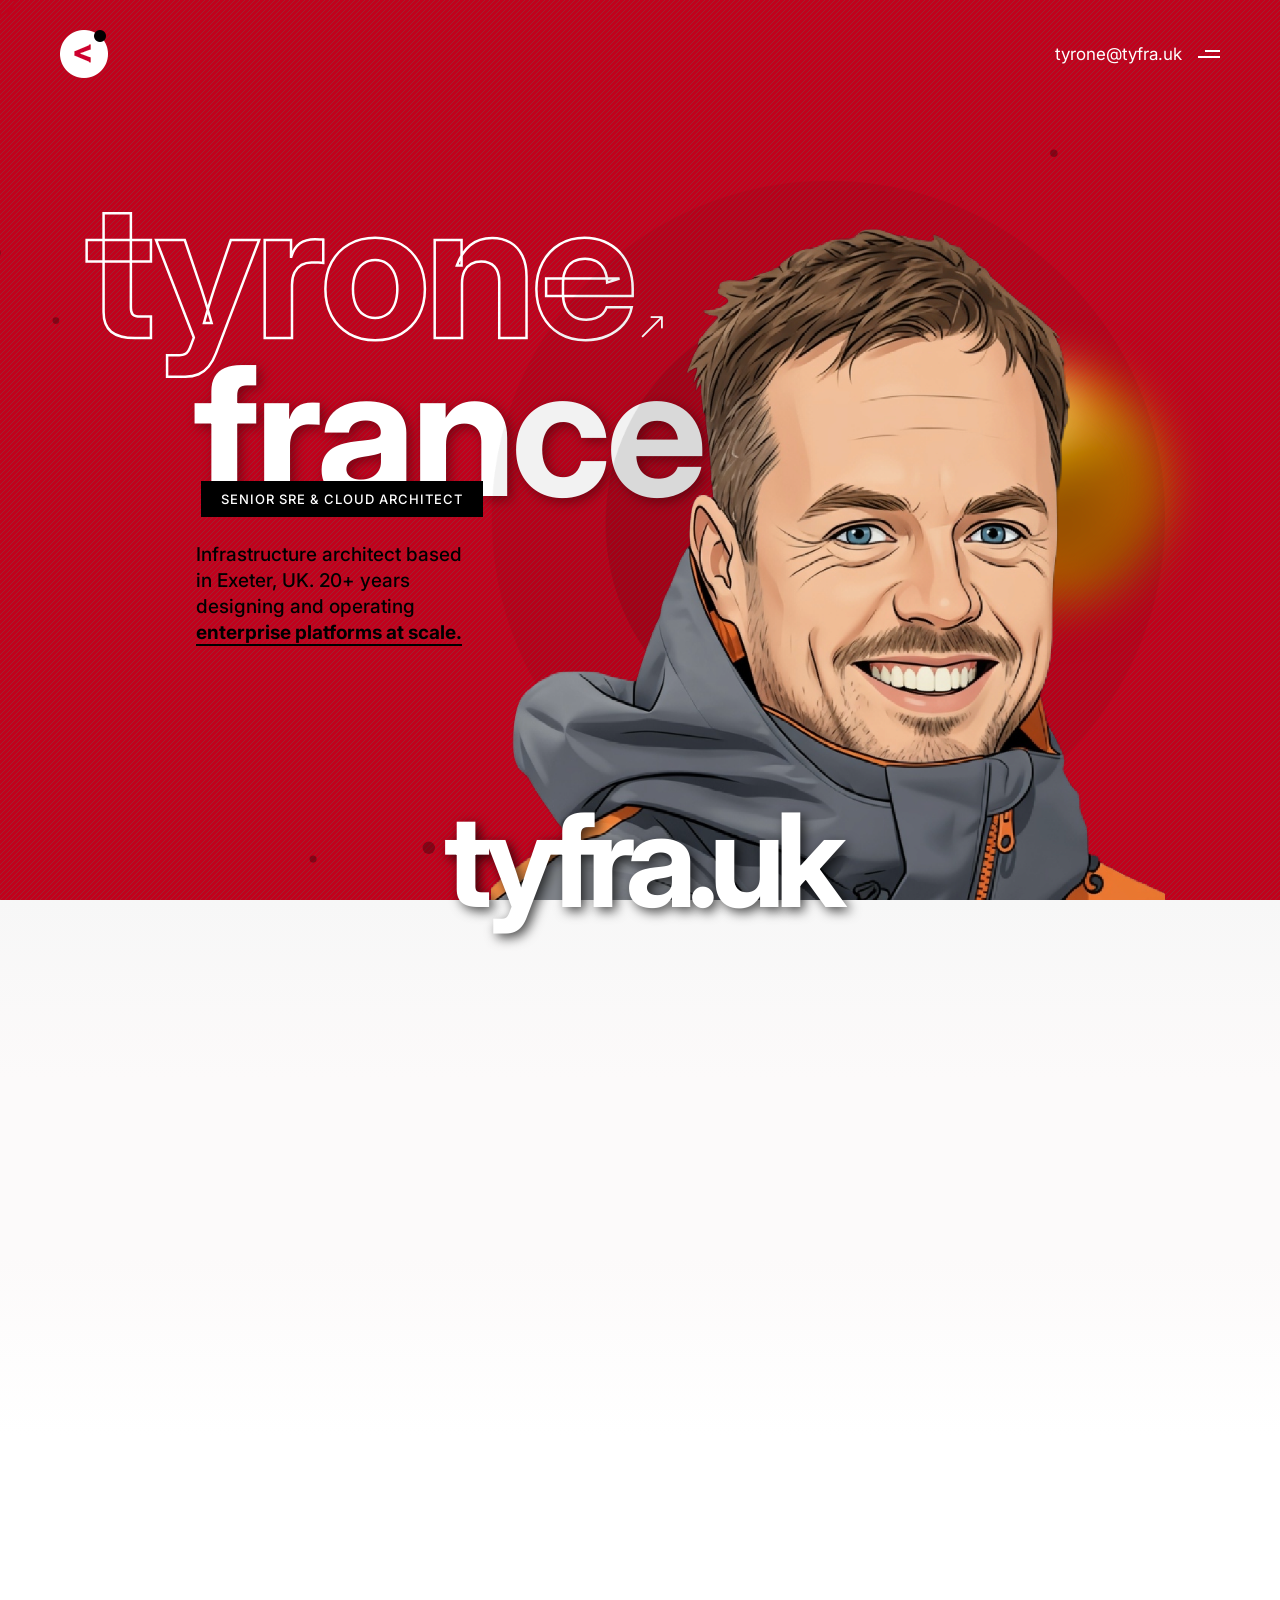
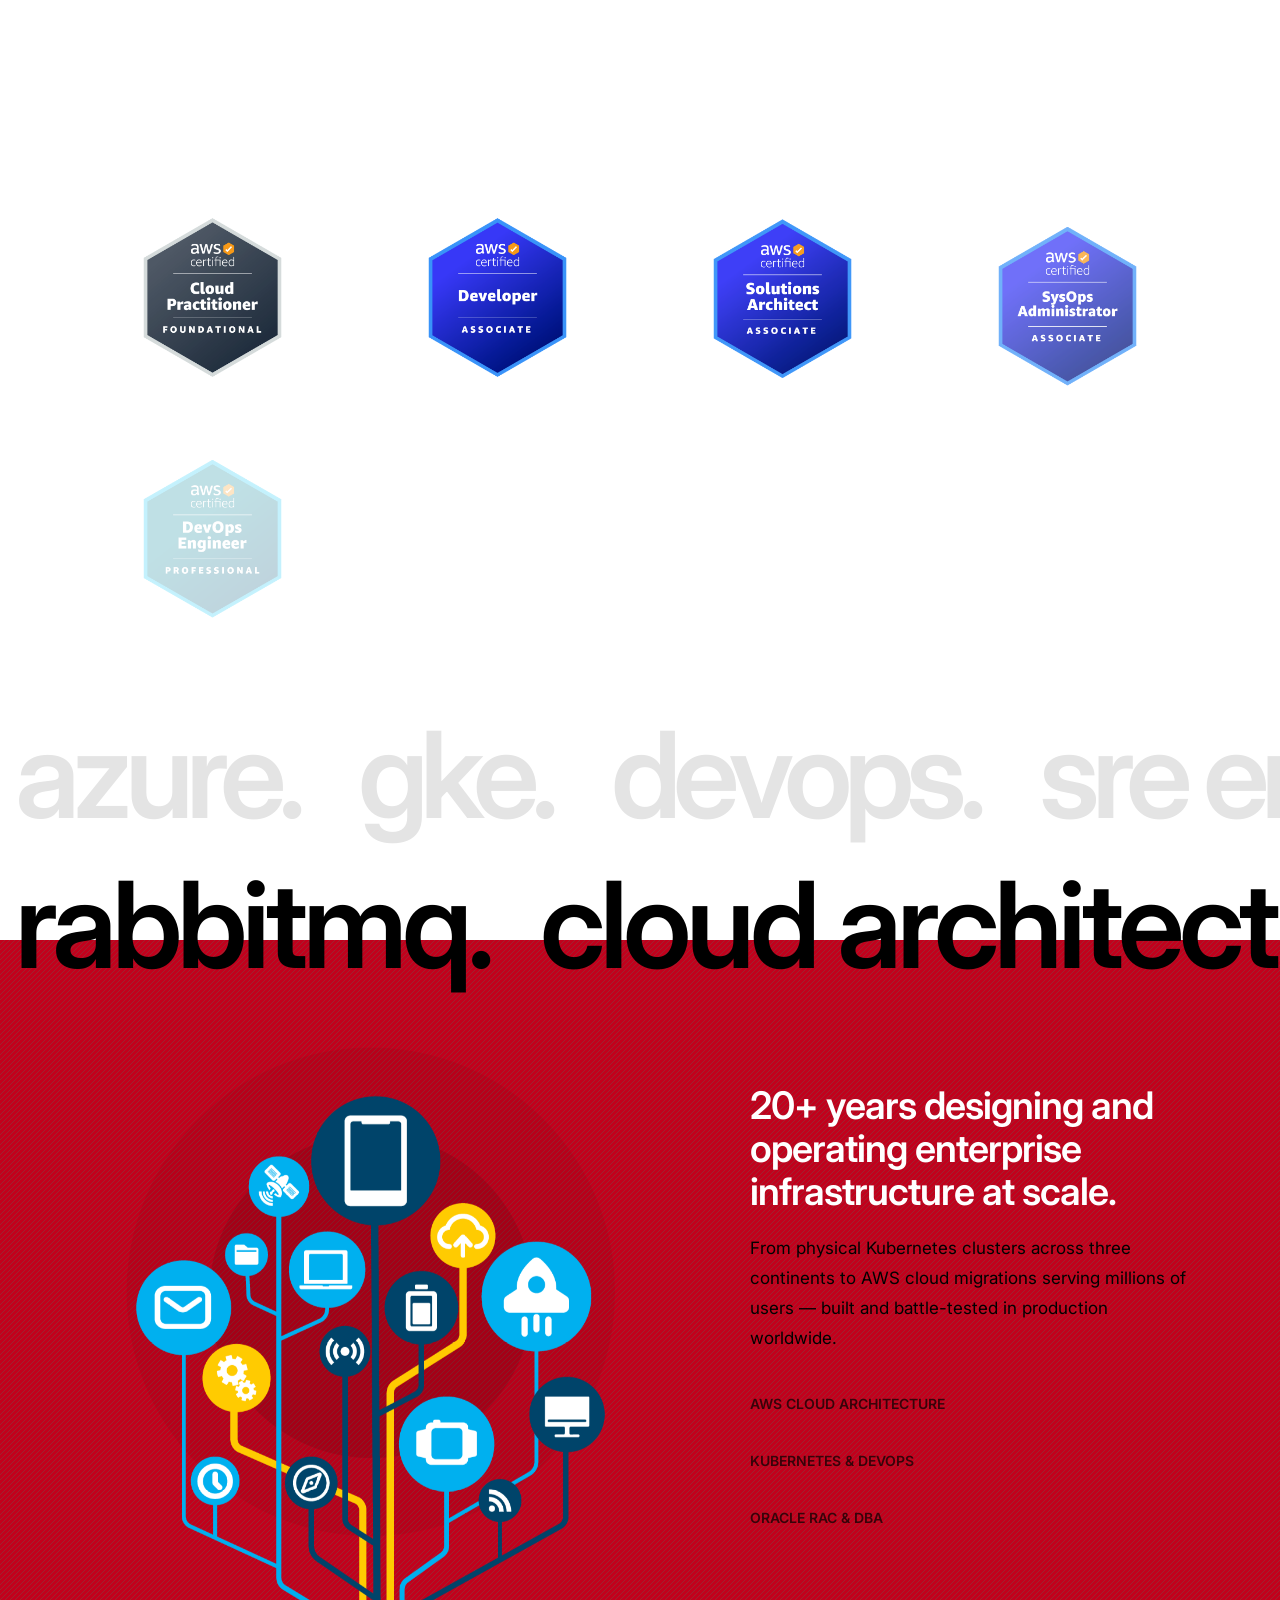
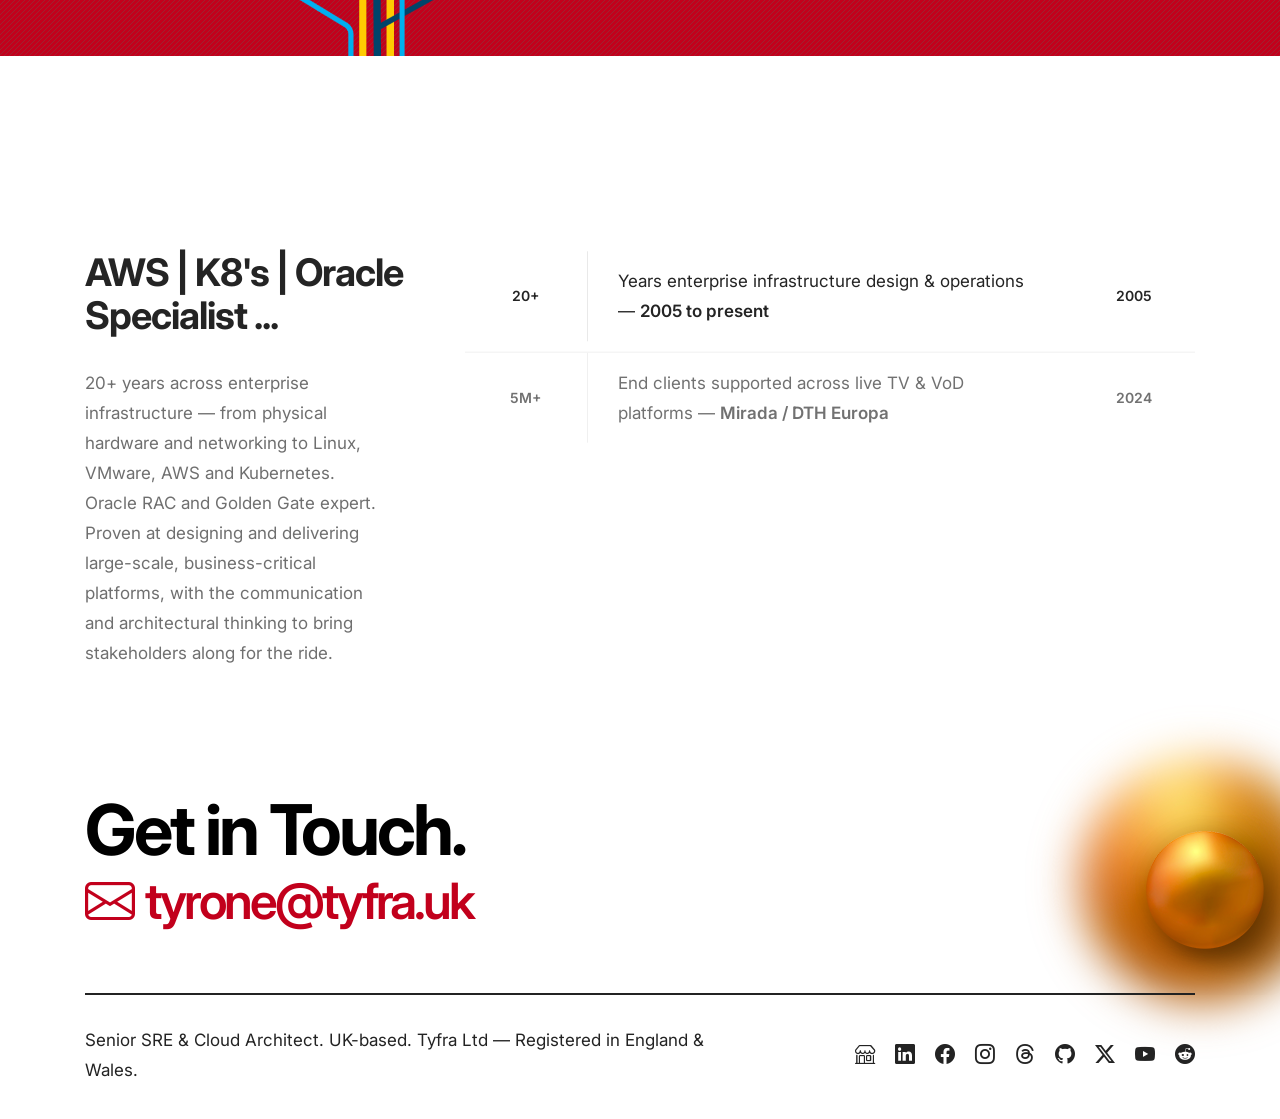
<file: index.html>
<!doctype html>
<html class="no-js" lang="en">
    <head>
        <meta name="facebook-domain-verification" content="a68q8tk5ywgfmgtnh4l7qpvlh60aof" />
        <title>Tyrone France — Senior SRE &amp; Cloud Architect | Tyfra Ltd</title>
        <meta charset="utf-8">
        <meta http-equiv="X-UA-Compatible" content="IE=edge" />
        <meta name="author" content="Tyrone France">
        <meta name="viewport" content="width=device-width,initial-scale=1.0" />
        <meta name="description" content="Tyrone France — Senior SRE and Cloud Architect. 20+ years enterprise infrastructure. AWS, Kubernetes, Oracle RAC, Network Architecture. UK Security Cleared.">
        <!-- open graph / whatsapp / social preview -->
        <meta property="og:type" content="website">
        <meta property="og:url" content="https://tyfra.uk/">
        <meta property="og:title" content="Tyrone France — Senior SRE &amp; Cloud Architect">
        <meta property="og:description" content="Infrastructure architect based in the UK with 20+ years designing and operating enterprise platforms at scale.">
        <meta property="og:image" content="https://tyfra.uk/images/og-image.png">
        <!-- twitter card -->
        <meta name="twitter:card" content="summary_large_image">
        <meta name="twitter:title" content="Tyrone France — Senior SRE &amp; Cloud Architect">
        <meta name="twitter:description" content="Infrastructure architect based in the UK with 20+ years designing and operating enterprise platforms at scale.">
        <meta name="twitter:image" content="https://tyfra.uk/images/og-image.png">
        <!-- canonical -->
        <link rel="canonical" href="https://tyfra.uk/" />
        <!-- favicon icon -->
        <link rel="shortcut icon" href="images/favicon.ico">
        <link rel="apple-touch-icon" sizes="180x180" href="images/tyrone_social_main_180x180.png">
        <!-- google fonts preconnect -->
        <link rel="preconnect" href="https://fonts.googleapis.com" crossorigin>
        <link rel="preconnect" href="https://fonts.gstatic.com" crossorigin>
        <!-- style sheets and font icons  -->
        <link rel="stylesheet" href="css/vendors.min.css"/>
        <link rel="stylesheet" href="css/icon.min.css"/>
        <link rel="stylesheet" href="css/style.css"/>
        <link rel="stylesheet" href="css/responsive.css"/>
        <link rel="stylesheet" href="demos/freelancer/freelancer.css" />
        <!-- structured data -->
        <script type="application/ld+json">
        {
            "@context": "https://schema.org",
            "@type": "Person",
            "name": "Tyrone France",
            "jobTitle": "Senior SRE & Cloud Architect",
            "url": "https://tyfra.uk",
            "email": "tyrone@tyfra.uk",
            "telephone": "+447432130856",
            "address": {
                "@type": "PostalAddress",
                "addressLocality": "Exeter",
                "addressRegion": "Devon",
                "addressCountry": "GB"
            },
            "worksFor": {
                "@type": "Organization",
                "name": "Tyfra Ltd",
                "url": "https://tyfra.uk"
            },
            "sameAs": [
                "https://www.linkedin.com/in/tyronefrance/"
            ],
            "knowsAbout": ["AWS", "Kubernetes", "Site Reliability Engineering", "Cloud Architecture", "DevOps", "Network Architecture", "Oracle RAC"]
        }
        </script>
    </head>
    <body data-mobile-nav-style="classic" class="custom-cursor">
        <!-- start cursor -->
        <div class="cursor-page-inner">
            <div class="circle-cursor circle-cursor-inner"></div>
            <div class="circle-cursor circle-cursor-outer"></div>
        </div>
        <!-- end cursor -->
        <!-- start header -->
        <header>
            <!-- start navigation -->
            <nav class="navbar navbar-expand-lg header-transparent bg-transparent disable-fixed" data-header-hover="dark">
                <div class="container-fluid">
                    <div class="col-auto col-lg-2 me-lg-0 me-auto">
                        <a class="navbar-brand" href="index.html">
                            <img src="images/demo-freelancer-logo-white.png" data-at2x="images/demo-freelancer-logo-white@2x.png" alt="Tyfra Ltd" class="default-logo">
                            <img src="images/demo-freelancer-logo-white.png" data-at2x="images/demo-freelancer-logo-white@2x.png" alt="Tyfra Ltd" class="alt-logo">
                            <img src="images/demo-freelancer-logo-white.png" data-at2x="images/demo-freelancer-logo-white@2x.png" alt="Tyfra Ltd" class="mobile-logo">
                        </a>
                    </div>
                    <div class="col-auto col-lg-3 text-end lg-pe-0">
                        <div class="header-icon">
                            <a href="mailto:tyrone@tyfra.uk" class="text-white">tyrone@tyfra.uk</a>
                            <div class="header-push-button hamburger-push-button icon sm-pe-15px">
                                <div class="push-button"> 
                                    <span></span>
                                    <span></span> 
                                </div> 
                            </div> 
                        </div>
                    </div>
                </div>
            </nav>
            <!-- end navigation -->
            <!-- start hamburger menu -->
            <div class="push-menu hamburger-nav header-dark hamburger-menu-half bg-dark-gray md-w-60 sm-w-100" style="background-image: url(images/demo-gym-and-fitness-menu-bg.jpg)">
                <span class="close-menu text-dark-gray bg-white"><i class="fa-solid fa-xmark"></i></span>
                <div class="d-flex flex-column justify-content-center h-100 ps-18 pb-12 xxl-p-12 sm-p-20px">
                    <div class="hamburger-menu menu-list-wrapper w-80 lg-w-100 lg-no-margin sm-mt-auto sm-mb-auto" data-scroll-options='{ "theme": "light" }'> 
                        <ul class="menu-item-list fw-500 p-0">
                            <li class="menu-item"><a href="#home" class="inner-link nav-link">Home</a></li>
                            <li class="menu-item"><a href="#about" class="inner-link nav-link">About</a></li>
                            <li class="menu-item"><a href="#work" class="inner-link nav-link">Qualifications</a></li>
                            <li class="menu-item"><a href="#expertise" class="inner-link nav-link">Expertise</a></li>
                            <li class="menu-item"><a href="#awards" class="inner-link nav-link">Awards</a></li> 
                            <li class="menu-item"><a href="#contact" class="inner-link nav-link">Contact</a></li>
                            <li class="menu-item"><a href="https://store.tyfra.uk" class="nav-link" target="_blank" rel="noopener noreferrer">Store</a></li>
                        </ul>
                    </div> 
                    <div class="w-90 xxl-w-100 d-none d-lg-inline-block">
                        <div class="row row-cols-1 row-cols-xl-2 menu-address">
                            <div class="col">
                                <span class="text-white fs-16 ls-05px">Contact information</span>
                                <div class="h-1px w-90 lg-w-100 bg-white-transparent-extra-light mt-15px mb-15px"></div>
                                <p class="fs-15 lh-26 w-90 xl-w-100 text-white fw-300">Exeter, Devon, UK</p>
                            </div>
                            <div class="col">
                                <span class="text-white fs-16 ls-05px">Connect with me</span>
                                <div class="h-1px w-90 xxl-w-100 bg-white-transparent-extra-light mt-15px mb-15px"></div>
                                <p class="fs-15 lh-28 w-90 xxl-w-100 lg-mb-0 fw-300"><a href="mailto:tyrone@tyfra.uk" class="d-block text-white text-white-hover">tyrone@tyfra.uk</a><a href="tel:+447432130856" class="text-white text-white-hover">+44 (0) 7432 130 856</a></p>
                            </div>
                        </div>
                    </div> 
                </div>
            </div>
            <!-- end hamburger menu -->
        </header>
        <!-- end header -->
        <!-- start section -->
        <section class="full-screen magic-cursor ipad-top-space-margin md-p-0 round-cursor bg-base-color bg-sliding-line overflow-hidden position-relative md-h-850px sm-h-750px" id="home">
            <div id="particles-style-01" class="h-100 position-absolute left-0px top-0 w-100" data-particle="true" data-particle-options='{"particles": {"number": {"value": 15,"density": {"enable": true,"value_area": 2000}},"color": {"value": ["#000000", "#000000", "#000000", "#000000", "#000000"]},"shape": {"type": "circle","stroke":{"width":0,"color":"#000000"}},"opacity": {"value": 0.3,"random": false,"anim": {"enable": false,"speed": 1,"sync": false}},"size": {"value": 8,"random": true,"anim": {"enable": false,"sync": true}},"line_linked":{"enable":false,"distance":0,"color":"#ffffff","opacity":0.4,"width":1},"move": {"enable": true,"speed":1,"direction": "right","random": false,"straight": false}},"interactivity": {"detect_on": "canvas","events": {"onhover": {"enable": false,"mode": "repulse"},"onclick": {"enable": false,"mode": "push"},"resize": true}},"retina_detect": false}'></div>
            <!-- <img src="images/image_lefT_front.png" class="position-absolute top-35 left-minus-100px left-img d-none d-md-block" data-bottom-top="transform: translateY(-50px)" data-top-bottom="transform: translateY(50px)" alt=""> -->
            <div class="container h-100">
                <div class="row align-items-start align-items-lg-center h-100">
                    <div class="col-xl-6 col-lg-8 md-pt-15" data-anime='{ "el": "childs", "translateY": [30, 0], "opacity": [0,1], "duration": 600, "delay": 0, "staggervalue": 300, "easing": "easeOutQuad" }'>
                        <div class="fs-190 sm-fs-120 lh-110 text-white fw-700 ls-minus-5px" style="white-space: nowrap;"><span class="text-outline" style="-webkit-text-stroke-width: 2.5px;">tyrone</span><i class="bi bi-arrow-up-right icon-very-medium lh-0 ms-5px"></i></div>
                        <div class="ps-20">
                            <div class="fs-180 sm-fs-120 text-white fw-700 ls-minus-5px" style="white-space: nowrap; text-shadow: 4px 4px 12px rgba(0,0,0,0.35);">france</div>
                            <div class="top-minus-40px sm-top-minus-20px right-minus-3px sm-right-0px position-relative">
                                <span class="text-white fs-13 lh-36 fw-500 bg-black ps-20px pe-20px text-uppercase d-inline-block ls-1px mb-25px ms-5px">Senior SRE &amp; Cloud Architect</span>
                                <div class="fs-19 lh-26 text-black fw-500 w-65 md-w-70 sm-w-100">Infrastructure architect based in Exeter, UK. 20+ years designing and operating <span class="fw-700 text-decoration-line-bottom-medium text-black">enterprise platforms at scale.</span></div>
                            </div>                            
                        </div>
                    </div>
                    <div class="position-absolute right-100px bottom-0px w-55 md-w-60 xs-w-100 md-right-150px xs-right-0px">
                        <img src="images/demo-freelancer-03.png" class="position-absolute top-20 right-minus-50px d-none d-md-block" alt="" data-bottom-top="transform: translateY(-150px)" data-top-bottom="transform: translateY(150px)">
                        <!-- <img src="images/demo-freelancer-04.png" class="position-absolute top-50 left-150px z-index-9 animation-float d-none d-md-block" alt="" data-bottom-top="transform: translateY(-50px)" data-top-bottom="transform: translateY(50px)"> -->
                        <div class="atropos" data-atropos>
                            <div class="atropos-scale">
                                <div class="atropos-rotate">
                                    <div class="atropos-inner text-center">
                                        <div data-atropos-offset="-5" class="position-absolute left-0px right-0px">
                                            <img src="images/demo-freelancer-01.png" alt="">
                                        </div>
                                        <img data-atropos-offset="5" class="position-relative" src="images/tyrone_6.png" alt="Tyrone France, Senior SRE and Cloud Architect">
                                    </div> 
                                </div>
                            </div>
                        </div>
                    </div>
                </div>
            </div>
        </section>
        <!-- end section -->
        <!-- start section -->
        <section id="about" class="big-section bg-gradient-top-very-light-gray pb-0 sm-pt-0">
            <div class="overlap-section mb-2 top-minus-40px position-relative z-index-9 md-mb-0">
                <div class="fs-130 text-white fw-700 ls-minus-10px md-ls-minus-5px text-center" style="text-shadow: 4px 4px 12px rgba(0,0,0,0.7);">tyfra.uk</div>
            </div>
            <div class="container">
                <div class="row">
                    <div class="col-12">
                        <div class="row align-items-center mb-6" data-anime='{ "opacity": [0,1], "duration": 600, "delay": 0, "staggervalue": 300, "easing": "easeOutQuad" }'>
                            <div class="col-10">
                                <span class="text-base-color fw-700 text-uppercase fs-14 ls-05px">About Tyrone France</span>
                            </div>
                            <div class="col-2 text-end"> 
                                <span class="text-base-color fs-14 fw-700">01</span>
                            </div>
                            <div class="col-12 mt-5px"> 
                                <div class="separator-line-2px w-100 d-block bg-base-color"></div>
                            </div>
                        </div>
                        <div class="row mb-6">
                            <div class="col-xl-4 col-lg-5" data-anime='{ "el": "childs", "translateY": [30, 0], "opacity": [0,1], "duration": 600, "delay": 0, "staggervalue": 300, "easing": "easeOutQuad" }'>
                                <h4 class="fw-700 ls-minus-1px mb-20px">Infrastructure. At scale.</h4>
                                <p class="w-85 lg-w-100">20+ years designing and operating enterprise-grade infrastructure. Helping organisations build resilient, scalable & secure platforms in the cloud.</p>
                            </div>
                            <div class="col-xl-8 col-lg-7" data-anime='{ "el": "childs", "translateY": [30, 0], "opacity": [0,1], "duration": 600, "delay": 0, "staggervalue": 300, "easing": "easeOutQuad" }'>
                                <div class="row align-items-center border-bottom border-color-light-medium-gray mb-30px pb-30px">
                                    <div class="col-md-3">
                                        <div class="fs-18 fw-600">Discovery</div>
                                    </div>
                                    <div class="col-md-9 last-paragraph-no-margin">
                                        <p>Deep-diving into your infrastructure, business goals and pain points before writing a single line of config. Understanding what good looks like first.</p>
                                    </div>
                                </div>
                                <div class="row align-items-center border-bottom border-color-light-medium-gray mb-30px pb-30px">
                                    <div class="col-md-3">
                                        <div class="fs-18 fw-600">Engineering</div>
                                    </div>
                                    <div class="col-md-9 last-paragraph-no-margin">
                                        <p>Designing and building scalable, resilient systems — from architecture to production. No shortcuts, no tech debt left behind.</p>
                                    </div>
                                </div> 
                                <div class="row align-items-center">
                                    <div class="col-md-3">
                                        <div class="fs-18 fw-600">Operations</div>
                                    </div>
                                    <div class="col-md-9 last-paragraph-no-margin">
                                        <p>Ongoing platform ownership, observability, incident response and automation that genuinely eliminates toil and increases deployment confidence.</p>
                                    </div>
                                </div> 
                            </div>
                        </div>
                        <div class="row row-cols-1 row-cols-lg-4 row-cols-md-2" data-anime='{ "el": "childs", "translateY": [30, 0], "opacity": [0,1], "duration": 600, "delay": 0, "staggervalue": 300, "easing": "easeOutQuad" }'>
                            <div class="col last-paragraph-no-margin lg-mb-30px">
                                <span class="fw-600">Expertise</span>
                                <p>AWS, Kubernetes, SRE &amp; Networking</p>
                            </div>
                            <div class="col last-paragraph-no-margin lg-mb-30px">
                                <span class="fw-600">Based in</span>
                                <p>Exeter, UK</p>
                            </div>
                            <div class="col last-paragraph-no-margin sm-mb-30px">
                                <span class="fw-600">Clearance</span>
                                <p>-----</p>
                            </div>
                            <div class="col last-paragraph-no-margin">
                                <span class="fw-600">Company</span>
                                <p>Tyfra Ltd (UK Limited)</p>
                            </div>
                        </div>
                    </div>
                </div> 
            </div>
        </section>
        <!-- end section -->
        <!-- start section -->
        <section id="work" class="pb-0">
            <div class="container">
                <div class="row">
                    <div class="col-md-12">
                        <div class="row align-items-center mb-6" data-anime='{ "opacity": [0,1], "duration": 600, "delay": 0, "staggervalue": 300, "easing": "easeOutQuad" }'>
                            <div class="col-10">
                                <span class="text-base-color fw-700 text-uppercase fs-14 ls-05px">Qualifications</span>
                            </div>
                            <div class="col-2 text-end"> 
                                <span class="text-base-color fs-14 fw-700">02</span>
                            </div>
                            <div class="col-12 mt-5px"> 
                                <div class="separator-line-2px w-100 d-block bg-base-color"></div>
                            </div>
                        </div>
                        <div class="row" data-anime='{ "el": "childs", "translateY": [30, 0], "opacity": [0,1], "duration": 600, "delay": 0, "staggervalue": 200, "easing": "easeOutQuad" }'>
                            <!-- badge item -->
                            <div class="col-6 col-md-3 text-center mb-40px">
                                <img src="images/aws-certified-cloud-practitioner.png" alt="AWS Certified Cloud Practitioner" class="w-70 md-w-60 sm-w-50 border-radius-6px cert-badge" />
                            </div>
                            <!-- badge item -->
                            <div class="col-6 col-md-3 text-center mb-40px">
                                <img src="images/aws-certified-developer-associate.png" alt="AWS Certified Developer Associate" class="w-70 md-w-60 sm-w-50 border-radius-6px cert-badge" />
                            </div>
                            <!-- badge item -->
                            <div class="col-6 col-md-3 text-center mb-40px">
                                <img src="images/aws-certified-solutions-architect-associate.png" alt="AWS Certified Solutions Architect Associate" class="w-70 md-w-60 sm-w-50 border-radius-6px cert-badge" />
                            </div>
                            <!-- badge item -->
                            <div class="col-6 col-md-3 text-center mb-40px">
                                <img src="images/aws-certified-sysops-administrator-associate.png" alt="AWS Certified SysOps Administrator Associate" class="w-70 md-w-60 sm-w-50 border-radius-6px cert-badge" />
                            </div>
                            <!-- badge item -->
                            <div class="col-6 col-md-3 text-center mb-40px">
                                <img src="images/aws-certified-devops-engineer-professional.png" alt="AWS Certified DevOps Engineer Professional" class="w-70 md-w-60 sm-w-50 border-radius-6px cert-badge" />
                            </div>
                            <!-- badge item -->
                            <div class="col-6 col-md-3 text-center mb-40px">
                                <img src="images/cisco_ccna.png" alt="Cisco CCNA Certification" class="w-70 md-w-60 sm-w-50 border-radius-6px cert-badge" />
                            </div>
                            <!-- badge item -->
                            <div class="col-6 col-md-3 text-center mb-40px">
                                <img src="images/comptia_A.png" alt="CompTIA A+ Certification" class="w-70 md-w-60 sm-w-50 border-radius-6px cert-badge" />
                            </div>
                            <!-- badge item -->
                            <div class="col-6 col-md-3 text-center mb-40px">
                                <img src="images/tf_logo_150x150.png" alt="Tyfra Ltd" class="w-70 md-w-60 sm-w-50 border-radius-6px cert-badge" />
                            </div>
                        </div>
                    </div>
                </div>
            </div>
        </section>
        <!-- end section -->
        <!-- start section -->
        <section class="overflow-hidden position-relative half-section overlap-height pb-0">
            <div class="container-fluid overlap-gap-section">
                <div class="row position-relative">
                    <div class="col swiper swiper-width-auto text-center pb-30px sm-pb-0px" data-slider-options='{ "slidesPerView": "auto", "spaceBetween":60, "speed": 8000, "loop": true, "autoplay": { "delay":0, "disableOnInteraction": false }, "allowTouchMove": false, "effect": "slide" }'>
                        <div class="swiper-wrapper marquee-slide">
                            <!-- start client item -->
                            <div class="swiper-slide">
                                <div class="fs-180 xl-fs-120 sm-fs-80 text-extra-medium-gray fw-600 ls-minus-8px sm-ls-minus-4px word-break-normal">aws.</div>
                            </div>
                            <!-- end client item -->
                            <!-- start client item -->
                            <div class="swiper-slide">
                                <div class="fs-180 xl-fs-120 sm-fs-80 text-extra-medium-gray fw-600 ls-minus-8px sm-ls-minus-4px word-break-normal">azure.</div>
                            </div>
                            <!-- end client item --> 
                            <!-- start client item -->
                            <div class="swiper-slide">
                                <div class="fs-180 xl-fs-120 sm-fs-80 text-extra-medium-gray fw-600 ls-minus-8px sm-ls-minus-4px word-break-normal">gke.</div>
                            </div>
                            <!-- end client item --> 
                            <!-- start client item -->
                            <div class="swiper-slide">
                                <div class="fs-180 xl-fs-120 sm-fs-80 text-extra-medium-gray fw-600 ls-minus-8px sm-ls-minus-4px word-break-normal">devops.</div>
                            </div>
                            <!-- end client item --> 
                            <!-- start client item -->
                            <div class="swiper-slide">
                                <div class="fs-180 xl-fs-120 sm-fs-80 text-extra-medium-gray fw-600 ls-minus-8px sm-ls-minus-4px word-break-normal">sre engineer.</div>
                            </div>
                            <!-- end client item --> 
                            <!-- start client item -->
                            <div class="swiper-slide">
                                <div class="fs-180 xl-fs-120 sm-fs-80 text-extra-medium-gray fw-600 ls-minus-8px sm-ls-minus-4px word-break-normal">kubernetes.</div>
                            </div>
                            <!-- end client item --> 
                            <!-- start client item -->
                            <div class="swiper-slide">
                                <div class="fs-180 xl-fs-120 sm-fs-80 text-extra-medium-gray fw-600 ls-minus-8px sm-ls-minus-4px word-break-normal">security.</div>
                            </div>
                            <!-- end client item --> 
                            <!-- start client item -->
                            <div class="swiper-slide">
                                <div class="fs-180 xl-fs-120 sm-fs-80 text-extra-medium-gray fw-600 ls-minus-8px sm-ls-minus-4px word-break-normal">docker.</div>
                            </div>
                            <!-- end client item --> 
                        </div> 
                    </div>  
                </div>
            </div> 
        </section>
        <!-- end section -->
        <!-- start section -->
        <section class="bg-base-color bg-sliding-line position-relative pb-0">
            <div class="container-fluid overlap-section">
                <div class="row position-relative">
                    <div class="col swiper swiper-width-auto text-center pb-30px sm-pb-0px" data-slider-options='{ "slidesPerView": "auto", "spaceBetween":50, "speed": 8000, "loop": true, "autoplay": { "delay":0, "disableOnInteraction": false, "reverseDirection": true }, "allowTouchMove": false, "effect": "slide" }'>
                        <div class="swiper-wrapper marquee-slide">
                            <!-- start client item -->
                            <div class="swiper-slide">
                                <div class="fs-150 xl-fs-120 sm-fs-80 text-black fw-600 ls-minus-5px sm-ls-minus-4px word-break-normal">cloud architect.</div>
                            </div>
                            <!-- end client item -->
                            <!-- start client item -->
                            <div class="swiper-slide">
                                <div class="fs-150 xl-fs-120 sm-fs-80 text-black fw-600 ls-minus-5px sm-ls-minus-4px word-break-normal">oracle dba.</div>
                            </div>
                            <!-- end client item -->  
                            <!-- start client item -->
                            <div class="swiper-slide">
                                <div class="fs-150 xl-fs-120 sm-fs-80 text-black fw-600 ls-minus-5px sm-ls-minus-4px word-break-normal">cloud migration specialist.</div>
                            </div>
                            <!-- end client item --> 
                            <!-- start client item -->
                            <div class="swiper-slide">
                                <div class="fs-150 xl-fs-120 sm-fs-80 text-black fw-600 ls-minus-5px sm-ls-minus-4px word-break-normal">mqtt.</div>
                            </div>
                            <!-- end client item --> 
                            <!-- start client item -->
                            <div class="swiper-slide">
                                <div class="fs-150 xl-fs-120 sm-fs-80 text-black fw-600 ls-minus-5px sm-ls-minus-4px word-break-normal">golden gate.</div>
                            </div>
                            <!-- end client item --> 
                            <!-- start client item -->
                            <div class="swiper-slide">
                                <div class="fs-150 xl-fs-120 sm-fs-80 text-black fw-600 ls-minus-5px sm-ls-minus-4px word-break-normal">grafana.</div>
                            </div>
                            <!-- end client item --> 
                            <!-- start client item -->
                            <div class="swiper-slide">
                                <div class="fs-150 xl-fs-120 sm-fs-80 text-black fw-600 ls-minus-5px sm-ls-minus-4px word-break-normal">prometheus.</div>
                            </div>
                            <!-- end client item --> 
                            <!-- start client item -->
                            <div class="swiper-slide">
                                <div class="fs-150 xl-fs-120 sm-fs-80 text-black fw-600 ls-minus-5px sm-ls-minus-4px word-break-normal">rabbitmq.</div>
                            </div>
                            <!-- end client item --> 
                        </div> 
                    </div>  
                </div>
            </div>
            <div id="expertise" class="container overflow-y-hidden">
                <div class="row align-items-end flex-column-reverse flex-lg-row">
                    <div class="col-lg-7 position-relative overflow-hidden">
                        <div class="outside-box-bottom-2 outside-box-left-5">
                            <div class="atropos" data-atropos>
                                <div class="atropos-scale">
                                    <div class="atropos-rotate">
                                        <div class="atropos-inner text-center overflow-visible">
                                            <div data-atropos-offset="-1" class="position-absolute left-0px right-0px">
                                                <img src="images/demo-freelancer-01.png" class="w-70" alt="">
                                            </div>
                                            <img data-atropos-offset="5" class="position-relative" src="images/cloud_1.png" alt="">
                                        </div> 
                                    </div>
                                </div>
                            </div> 
                        </div>
                    </div>
                    <div class="col-lg-5 mb-6 mt-6 md-mb-0" data-anime='{ "el": "childs", "translateY": [30, 0], "opacity": [0,1], "duration": 600, "delay": 0, "staggervalue": 300, "easing": "easeOutQuad" }'>
                        <h4 class="fw-600 text-white mb-20px ls-minus-1px">20+ years designing and operating enterprise infrastructure at scale.</h4>
                        <p class="w-90 text-black xl-w-100">From physical Kubernetes clusters across three continents to AWS cloud migrations serving millions of users — built and battle-tested in production worldwide.</p>
                        <div class="progress-bar-style-01 mt-14 d-block">
                            <!-- start progress bar item -->
                            <div class="progress mb-12 sm-mb-20 bg-transparent">
                                <div class="progress-bar-title d-inline-block text-black text-uppercase fs-14 fw-600">AWS Cloud Architecture</div>
                                <div class="progress-bar bg-black" role="progressbar" aria-valuenow="95" aria-valuemin="0" aria-valuemax="100" aria-label="web-design">
                                    <span class="progress-bar-percent text-center bg-black fs-11 lh-12 text-white">95%</span>
                                </div>
                            </div>
                            <!-- end progress bar item -->
                            <!-- start progress bar item -->
                            <div class="progress mb-12 sm-mb-20 bg-transparent">
                                <div class="progress-bar-title d-inline-block text-black text-uppercase fs-14 fw-600">Kubernetes &amp; DevOps</div>
                                <div class="progress-bar bg-black" role="progressbar" aria-valuenow="90" aria-valuemin="0" aria-valuemax="100" aria-label="graphic-design">
                                    <span class="progress-bar-percent text-center bg-black fs-11 lh-12 text-white">90%</span>
                                </div>
                            </div>
                            <!-- end progress bar item -->
                            <!-- start progress bar item -->
                            <div class="progress mb-12 sm-mb-20 bg-transparent">
                                <div class="progress-bar-title d-inline-block text-black text-uppercase fs-14 fw-600">Oracle RAC &amp; DBA</div>
                                <div class="progress-bar bg-black" role="progressbar" aria-valuenow="88" aria-valuemin="0" aria-valuemax="100" aria-label="art-direction">
                                    <span class="progress-bar-percent text-center bg-black fs-11 lh-12 text-white">88%</span>
                                </div>
                            </div>
                            <!-- end progress bar item -->
                        </div>
                    </div>
                </div>
            </div>
        </section>
        <!-- end section -->
        <!-- start section -->
        <section id="awards" class="pb-0">
            <div class="container">
                <div class="row">
                    <div class="col-md-12">
                        <div class="row align-items-center mb-6" data-anime='{ "opacity": [0,1], "duration": 600, "delay": 0, "staggervalue": 300, "easing": "easeOutQuad" }'>
                            <div class="col-10">
                                <span class="text-base-color fw-700 text-uppercase fs-14 ls-05px">By the numbers</span>
                            </div>
                            <div class="col-2 text-end"> 
                                <span class="text-base-color fs-14 fw-700">03</span>
                            </div>
                            <div class="col-12 mt-5px"> 
                                <div class="separator-line-2px w-100 d-block bg-base-color"></div>
                            </div>
                        </div>
                        <div class="row">
                            <div class="col-xl-4 col-lg-5 last-paragraph-no-margin md-mb-30px" data-anime='{ "el": "childs", "translateY": [30, 0], "opacity": [0,1], "duration": 600, "delay": 0, "staggervalue": 300, "easing": "easeOutQuad" }'>
                                <h4 class="fw-700 ls-minus-1px mb-20px">AWS | K8's | Oracle Specialist ...</h4>
                                <p class="w-85 lg-w-100">20+ years across enterprise infrastructure — from physical hardware and networking to Linux, VMware, AWS and Kubernetes. Oracle RAC and Golden Gate expert. Proven at designing and delivering large-scale, business-critical platforms, with the communication and architectural thinking to bring stakeholders along for the ride.</p>
                            </div>
                            <div class="col-xl-8 col-lg-7" data-anime='{ "el": "childs", "translateY": [30, 0], "opacity": [0,1], "duration": 600, "delay": 0, "staggervalue": 300, "easing": "easeOutQuad" }'>
                                <div class="row g-0">
                                    <div class="col-2 text-center align-self-center">
                                        <span class="text-dark-gray fs-14 fw-600">20+</span>
                                    </div>
                                    <div class="col-8 last-paragraph-no-margin ps-30px pe-30px pt-15px pb-15px border-start border-color-light-medium-gray"> 
                                        <p>Years enterprise infrastructure design &amp; operations — <span class="fw-600 text-dark-gray">2005 to present</span></p>
                                    </div>
                                    <div class="col-2 align-self-center text-center">
                                        <span class="text-dark-gray fs-14 fw-600">2005</span>
                                    </div>
                                </div>
                                <div class="row border-top border-color-light-medium-gray g-0">
                                    <div class="col-2 text-center align-self-center">
                                        <span class="text-dark-gray fs-14 fw-600">5M+</span>
                                    </div>
                                    <div class="col-8 last-paragraph-no-margin ps-30px pe-30px pt-15px pb-15px border-start border-color-light-medium-gray"> 
                                        <p>End clients supported across live TV &amp; VoD platforms — <span class="fw-600 text-dark-gray">Mirada / DTH Europa</span></p>
                                    </div>
                                    <div class="col-2 align-self-center text-center">
                                        <span class="text-dark-gray fs-14 fw-600">2024</span>
                                    </div>
                                </div>
                                <div class="row border-top border-color-light-medium-gray g-0">
                                    <div class="col-2 text-center align-self-center">
                                        <span class="text-dark-gray fs-14 fw-600">82</span>
                                    </div>
                                    <div class="col-8 last-paragraph-no-margin ps-30px pe-30px pt-15px pb-15px border-start border-color-light-medium-gray"> 
                                        <p>CDN regions deployed for Apache Traffic Server — <span class="fw-600 text-dark-gray">Mexico</span></p>
                                    </div>
                                    <div class="col-2 align-self-center text-center">
                                        <span class="text-dark-gray fs-14 fw-600">2020</span>
                                    </div>
                                </div>
                                <div class="row border-top border-color-light-medium-gray g-0">
                                    <div class="col-2 text-center align-self-center">
                                        <span class="text-dark-gray fs-14 fw-600">4.2M</span>
                                    </div>
                                    <div class="col-8 last-paragraph-no-margin ps-30px pe-30px pt-15px pb-15px border-start border-color-light-medium-gray">
                                        <p>IoT / MQTT client devices designed &amp; operated — <span class="fw-600 text-dark-gray">DTH Europa</span></p>
                                    </div>
                                    <div class="col-2 align-self-center text-center">
                                        <span class="text-dark-gray fs-14 fw-600">2020</span>
                                    </div>
                                </div>
                                <div class="row border-top g-0">
                                    <div class="col-2 text-center align-self-center">
                                        <span class="text-dark-gray fs-14 fw-600">6</span>
                                    </div>
                                    <div class="col-8 last-paragraph-no-margin ps-30px pe-30px pt-15px pb-15px border-start border-color-light-medium-gray">
                                        <p>Countries with AWS Kubernetes clusters deployed — <span class="fw-600 text-dark-gray">Mexico, Bolivia, Mongolia, Bermuda, Madrid, UK</span></p>
                                    </div>
                                    <div class="col-2 align-self-center text-center">
                                        <span class="text-dark-gray fs-14 fw-600">2020</span>
                                    </div>
                                </div>
                            </div>
                        </div>
                    </div>
                </div>
            </div>
        </section>
        <!-- end section -->
        <!-- start footer -->
        <footer id="contact" class="position-relative overflow-hidden pb-0">
            <img src="images/demo-freelancer-03.png" class="position-absolute top-0px right-minus-100px" alt=""> 
            <div class="container position-relative">
                <img src="images/demo-freelancer-04.png" class="position-absolute top-20px right-minus-100px d-none d-md-block" alt="">
                <div class="row">
                    <div class="col-md-12 position-relative"> 
                        <div class="fs-70 md-fs-50 sm-fs-40 ls-minus-3px fw-700 text-black mb-10px sm-ls-minus-1px">Get in Touch.</div>
                        <div class="d-flex align-items-center">
                            <i class="bi bi-envelope icon-extra-large md-icon-large me-10px text-base-color align-middle"></i>
                            <a href="mailto:tyrone@tyfra.uk" class="fs-50 sm-fs-40 text-base-color fw-600 align-middle ls-minus-3px sm-ls-minus-1px">tyrone@tyfra.uk</a>
                        </div>
                    </div> 
                </div>
                <div class="row g-0 align-items-center border-top border-2 border-color-dark-gray pt-30px mt-6 mb-3">
                    <div class="col-md-7 last-paragraph-no-margin sm-mb-20px">
                        <p>Senior SRE &amp; Cloud Architect. UK-based. Tyfra Ltd — Registered in England &amp; Wales.</p>
                    </div>
                    <div class="col-md-5 elements-social social-text-style-01 text-start text-md-end sm-mb-20px">
                        <ul class="medium-icon dark fw-600">
                            <li><a href="https://store.tyfra.uk" target="_blank" rel="noopener noreferrer"><i class="bi bi-shop"></i></a></li>
                            <li><a class="linkedin" href="https://www.linkedin.com/in/tyronefrance/" target="_blank"><i class="bi bi-linkedin"></i></a></li>
                            <li><a class="facebook" href="https://www.facebook.com/tyrone.france" target="_blank"><i class="bi bi-facebook"></i></a></li>
                            <li><a class="instagram" href="https://www.instagram.com/tyronefrance/" target="_blank"><i class="bi bi-instagram"></i></a></li>
                            <li><a href="https://www.threads.com/@tyronefrance" target="_blank" rel="noopener noreferrer"><i class="bi bi-threads"></i></a></li>
                            <li><a class="github" href="https://github.com/tyronefrance" target="_blank"><i class="bi bi-github"></i></a></li>
                            <li><a class="twitter" href="https://x.com/Tyfrauk" target="_blank"><i class="bi bi-twitter-x"></i></a></li>
                            <li><a href="https://www.youtube.com/@TyfraUK" target="_blank" rel="noopener noreferrer"><i class="bi bi-youtube"></i></a></li>
                            <li><a href="https://www.reddit.com/user/TickTockRocks/" target="_blank" rel="noopener noreferrer"><i class="bi bi-reddit"></i></a></li>
                        </ul>
                    </div>
                </div>
            </div>
        </footer>
        <!-- end footer -->
         <!-- start scroll progress -->
        <div class="scroll-progress d-none d-xxl-block">
          <a href="#" class="scroll-top" aria-label="scroll">
            <span class="scroll-text">Scroll</span><span class="scroll-line"><span class="scroll-point"></span></span>
          </a>
        </div>
        <!-- end scroll progress -->
        <!-- javascript libraries -->
        <script type="text/javascript" src="js/jquery.js"></script>
        <script type="text/javascript" src="js/vendors.min.js"></script> 
        <script type="text/javascript" src="js/main.js"></script>
    </body>
</html>
</file>
<file: css/icon.min.css>
@charset "UTF-8";/*!
    Font Awesome
    Version: 7.0.0
    Plugin URL: https://fontawesome.com
    License: Copyright 2025 Fonticons, Inc. | https://fontawesome.com/license/free (Icons: CC BY 4.0, Fonts: SIL OFL 1.1, Code: MIT License)
!*/.fa-stack,.fa-ul>li{position:relative}.fa-beat,.fa-bounce{animation-delay:var(--fa-animation-delay,0s);animation-direction:var(--fa-animation-direction,normal);animation-duration:var(--fa-animation-duration,1s);animation-iteration-count:var(--fa-animation-iteration-count,infinite)}.fa,.fa-brands,.fa-classic,.fa-regular,.fa-solid,.fab,.far,.fas{--_fa-family:var(--fa-family, var(--fa-style-family, "Font Awesome 7 Free"));-webkit-font-smoothing:antialiased;-moz-osx-font-smoothing:grayscale;display:var(--fa-display,inline-block);font-family:var(--_fa-family);font-feature-settings:normal;font-style:normal;font-synthesis:none;font-variant:normal;font-weight:var(--fa-style,900);line-height:1;text-align:center;text-rendering:auto;width:auto}:is(.fas,.far,.fab,.fa-solid,.fa-regular,.fa-brands,.fa-classic,.fa)::before{content:var(--fa);content:var(--fa)/""}.fa-1x{font-size:1em}.fa-2x{font-size:2em}.fa-3x{font-size:3em}.fa-4x{font-size:4em}.fa-5x{font-size:5em}.fa-6x{font-size:6em}.fa-7x{font-size:7em}.fa-8x{font-size:8em}.fa-9x{font-size:9em}.fa-10x{font-size:10em}.fa-2xs{font-size:.625em;line-height:.1em;vertical-align:.225em}.fa-xs{font-size:.75em;line-height:.0833333333em;vertical-align:.125em}.fa-sm{font-size:.875em;line-height:.0714285714em;vertical-align:.0535714286em}.fa-lg{font-size:1.25em;line-height:.05em;vertical-align:-.075em}.fa-xl{font-size:1.5em;line-height:.0416666667em;vertical-align:-.125em}.fa-2xl,.fa-stack-2x{font-size:2em}.fa-2xl{line-height:.03125em;vertical-align:-.1875em}.fa-width-auto{--fa-width:auto}.fa-fw,.fa-width-fixed{--fa-width:1.25em}.fa-ul{list-style-type:none;margin-inline-start:var(--fa-li-margin,2.5em);padding-inline-start:0}.fa-li{inset-inline-start:calc(-1 * var(--fa-li-width,2em));position:absolute;text-align:center;width:var(--fa-li-width,2em);line-height:inherit}.fa-border{border-color:var(--fa-border-color,#eee);border-radius:var(--fa-border-radius,.1em);border-style:var(--fa-border-style,solid);border-width:var(--fa-border-width,.0625em);box-sizing:var(--fa-border-box-sizing,content-box);padding:var(--fa-border-padding,.1875em .25em)}.fa-pull-left,.fa-pull-start{float:inline-start;margin-inline-end:var(--fa-pull-margin,.3em)}.fa-pull-end,.fa-pull-right{float:inline-end;margin-inline-start:var(--fa-pull-margin,.3em)}.fa-beat{animation-name:fa-beat;animation-timing-function:var(--fa-animation-timing,ease-in-out)}.fa-bounce{animation-name:fa-bounce;animation-timing-function:var(--fa-animation-timing,cubic-bezier(.28,.84,.42,1))}.fa-beat-fade,.fa-fade{animation-timing-function:var(--fa-animation-timing,cubic-bezier(.4,0,.6,1));animation-delay:var(--fa-animation-delay,0s);animation-direction:var(--fa-animation-direction,normal);animation-iteration-count:var(--fa-animation-iteration-count,infinite);animation-duration:var(--fa-animation-duration,1s)}.fa-fade{animation-name:fa-fade}.fa-beat-fade{animation-name:fa-beat-fade}.fa-flip{animation-name:fa-flip;animation-delay:var(--fa-animation-delay,0s);animation-direction:var(--fa-animation-direction,normal);animation-duration:var(--fa-animation-duration,1s);animation-iteration-count:var(--fa-animation-iteration-count,infinite);animation-timing-function:var(--fa-animation-timing,ease-in-out)}.fa-shake,.fa-spin{animation-delay:var(--fa-animation-delay,0s);animation-timing-function:var(--fa-animation-timing,linear)}.fa-shake{animation-name:fa-shake;animation-direction:var(--fa-animation-direction,normal);animation-duration:var(--fa-animation-duration,1s);animation-iteration-count:var(--fa-animation-iteration-count,infinite)}.fa-pulse,.fa-spin,.fa-spin-pulse{animation-name:fa-spin;animation-direction:var(--fa-animation-direction,normal);animation-iteration-count:var(--fa-animation-iteration-count,infinite)}.fa-spin{animation-duration:var(--fa-animation-duration,2s)}.fa-spin-reverse{--fa-animation-direction:reverse}.fa-pulse,.fa-spin-pulse{animation-duration:var(--fa-animation-duration,1s);animation-timing-function:var(--fa-animation-timing,steps(8))}@media (prefers-reduced-motion:reduce){.fa-beat,.fa-beat-fade,.fa-bounce,.fa-fade,.fa-flip,.fa-pulse,.fa-shake,.fa-spin,.fa-spin-pulse{animation:none!important;transition:none!important}}@keyframes fa-beat{0%,90%{transform:scale(1)}45%{transform:scale(var(--fa-beat-scale,1.25))}}@keyframes fa-bounce{0%,100%,64%{transform:scale(1,1) translateY(0)}10%{transform:scale(var(--fa-bounce-start-scale-x,1.1),var(--fa-bounce-start-scale-y,.9)) translateY(0)}30%{transform:scale(var(--fa-bounce-jump-scale-x,.9),var(--fa-bounce-jump-scale-y,1.1)) translateY(var(--fa-bounce-height,-.5em))}50%{transform:scale(var(--fa-bounce-land-scale-x,1.05),var(--fa-bounce-land-scale-y,.95)) translateY(0)}57%{transform:scale(1,1) translateY(var(--fa-bounce-rebound,-.125em))}}@keyframes fa-fade{50%{opacity:var(--fa-fade-opacity,.4)}}@keyframes fa-beat-fade{0%,100%{opacity:var(--fa-beat-fade-opacity,.4);transform:scale(1)}50%{opacity:1;transform:scale(var(--fa-beat-fade-scale,1.125))}}@keyframes fa-flip{50%{transform:rotate3d(var(--fa-flip-x,0),var(--fa-flip-y,1),var(--fa-flip-z,0),var(--fa-flip-angle,-180deg))}}@keyframes fa-shake{0%{transform:rotate(-15deg)}4%{transform:rotate(15deg)}24%,8%{transform:rotate(-18deg)}12%,28%{transform:rotate(18deg)}16%{transform:rotate(-22deg)}20%{transform:rotate(22deg)}32%{transform:rotate(-12deg)}36%{transform:rotate(12deg)}100%,40%{transform:rotate(0)}}@keyframes fa-spin{0%{transform:rotate(0)}100%{transform:rotate(360deg)}}.fa-rotate-90{transform:rotate(90deg)}.fa-rotate-180{transform:rotate(180deg)}.fa-rotate-270{transform:rotate(270deg)}.fa-flip-horizontal{transform:scale(-1,1)}.fa-flip-vertical{transform:scale(1,-1)}.fa-flip-both,.fa-flip-horizontal.fa-flip-vertical{transform:scale(-1,-1)}.fa-rotate-by{transform:rotate(var(--fa-rotate-angle,0))}.fa-stack{display:inline-block;height:2em;line-height:2em;vertical-align:middle;width:2.5em}.fa-stack-1x,.fa-stack-2x{left:0;position:absolute;text-align:center;width:100%;z-index:var(--fa-stack-z-index,auto)}.fa-stack-1x{line-height:inherit}.bi::before,.feather,[class*=" ti-"],[class*=" line-icon-"],[class*=" bi-"]::before,[class^=bi-]::before,[class^=line-icon-],[class^=ti-]{font-style:normal;font-variant:normal;text-transform:none;line-height:1;-webkit-font-smoothing:antialiased;-moz-osx-font-smoothing:grayscale}.fa-inverse{color:var(--fa-inverse,#fff)}.fa-0{--fa:"0"}.fa-1{--fa:"1"}.fa-2{--fa:"2"}.fa-3{--fa:"3"}.fa-4{--fa:"4"}.fa-5{--fa:"5"}.fa-6{--fa:"6"}.fa-7{--fa:"7"}.fa-8{--fa:"8"}.fa-9{--fa:"9"}.fa-exclamation{--fa:"!"}.fa-hashtag{--fa:"#"}.fa-dollar,.fa-dollar-sign,.fa-usd{--fa:"$"}.fa-percent,.fa-percentage{--fa:"%"}.fa-asterisk{--fa:"*"}.fa-add,.fa-plus{--fa:"+"}.fa-less-than{--fa:"<"}.fa-equals{--fa:"="}.fa-greater-than{--fa:">"}.fa-question{--fa:"?"}.fa-at{--fa:"@"}.fa-a{--fa:"A"}.fa-b{--fa:"B"}.fa-c{--fa:"C"}.fa-d{--fa:"D"}.fa-e{--fa:"E"}.fa-f{--fa:"F"}.fa-g{--fa:"G"}.fa-h{--fa:"H"}.fa-i{--fa:"I"}.fa-j{--fa:"J"}.fa-k{--fa:"K"}.fa-l{--fa:"L"}.fa-m{--fa:"M"}.fa-n{--fa:"N"}.fa-o{--fa:"O"}.fa-p{--fa:"P"}.fa-q{--fa:"Q"}.fa-r{--fa:"R"}.fa-s{--fa:"S"}.fa-t{--fa:"T"}.fa-u{--fa:"U"}.fa-v{--fa:"V"}.fa-w{--fa:"W"}.fa-x{--fa:"X"}.fa-y{--fa:"Y"}.fa-z{--fa:"Z"}.fa-faucet{--fa:""}.fa-faucet-drip{--fa:""}.fa-house-chimney-window{--fa:""}.fa-house-signal{--fa:""}.fa-temperature-arrow-down,.fa-temperature-down{--fa:""}.fa-temperature-arrow-up,.fa-temperature-up{--fa:""}.fa-trailer{--fa:""}.fa-bacteria{--fa:""}.fa-bacterium{--fa:""}.fa-box-tissue{--fa:""}.fa-hand-holding-medical{--fa:""}.fa-hand-sparkles{--fa:""}.fa-hands-bubbles,.fa-hands-wash{--fa:""}.fa-handshake-alt-slash,.fa-handshake-simple-slash,.fa-handshake-slash{--fa:""}.fa-head-side-cough{--fa:""}.fa-head-side-cough-slash{--fa:""}.fa-head-side-mask{--fa:""}.fa-head-side-virus{--fa:""}.fa-house-chimney-user{--fa:""}.fa-house-laptop,.fa-laptop-house{--fa:""}.fa-lungs-virus{--fa:""}.fa-people-arrows,.fa-people-arrows-left-right{--fa:""}.fa-plane-slash{--fa:""}.fa-pump-medical{--fa:""}.fa-pump-soap{--fa:""}.fa-shield-virus{--fa:""}.fa-sink{--fa:""}.fa-soap{--fa:""}.fa-stopwatch-20{--fa:""}.fa-shop-slash,.fa-store-alt-slash{--fa:""}.fa-store-slash{--fa:""}.fa-toilet-paper-slash{--fa:""}.fa-users-slash{--fa:""}.fa-virus{--fa:""}.fa-virus-slash{--fa:""}.fa-viruses{--fa:""}.fa-vest{--fa:""}.fa-vest-patches{--fa:""}.fa-arrow-trend-down{--fa:""}.fa-arrow-trend-up{--fa:""}.fa-arrow-up-from-bracket{--fa:""}.fa-austral-sign{--fa:""}.fa-baht-sign{--fa:""}.fa-bitcoin-sign{--fa:""}.fa-bolt-lightning{--fa:""}.fa-book-bookmark{--fa:""}.fa-camera-rotate{--fa:""}.fa-cedi-sign{--fa:""}.fa-chart-column{--fa:""}.fa-chart-gantt{--fa:""}.fa-clapperboard{--fa:""}.fa-clover{--fa:""}.fa-code-compare{--fa:""}.fa-code-fork{--fa:""}.fa-code-pull-request{--fa:""}.fa-colon-sign{--fa:""}.fa-cruzeiro-sign{--fa:""}.fa-display{--fa:""}.fa-dong-sign{--fa:""}.fa-elevator{--fa:""}.fa-filter-circle-xmark{--fa:""}.fa-florin-sign{--fa:""}.fa-folder-closed{--fa:""}.fa-franc-sign{--fa:""}.fa-guarani-sign{--fa:""}.fa-gun{--fa:""}.fa-hands-clapping{--fa:""}.fa-home-user,.fa-house-user{--fa:""}.fa-indian-rupee,.fa-indian-rupee-sign,.fa-inr{--fa:""}.fa-kip-sign{--fa:""}.fa-lari-sign{--fa:""}.fa-litecoin-sign{--fa:""}.fa-manat-sign{--fa:""}.fa-mask-face{--fa:""}.fa-mill-sign{--fa:""}.fa-money-bills{--fa:""}.fa-naira-sign{--fa:""}.fa-notdef{--fa:""}.fa-panorama{--fa:""}.fa-peseta-sign{--fa:""}.fa-peso-sign{--fa:""}.fa-plane-up{--fa:""}.fa-rupiah-sign{--fa:""}.fa-stairs{--fa:""}.fa-timeline{--fa:""}.fa-truck-front{--fa:""}.fa-try,.fa-turkish-lira,.fa-turkish-lira-sign{--fa:""}.fa-vault{--fa:""}.fa-magic-wand-sparkles,.fa-wand-magic-sparkles{--fa:""}.fa-wheat-alt,.fa-wheat-awn{--fa:""}.fa-wheelchair-alt,.fa-wheelchair-move{--fa:""}.fa-bangladeshi-taka-sign{--fa:""}.fa-bowl-rice{--fa:""}.fa-person-pregnant{--fa:""}.fa-home-lg,.fa-house-chimney{--fa:""}.fa-house-crack{--fa:""}.fa-house-medical{--fa:""}.fa-cent-sign{--fa:""}.fa-plus-minus{--fa:""}.fa-sailboat{--fa:""}.fa-section{--fa:""}.fa-shrimp{--fa:""}.fa-brazilian-real-sign{--fa:""}.fa-chart-simple{--fa:""}.fa-diagram-next{--fa:""}.fa-diagram-predecessor{--fa:""}.fa-diagram-successor{--fa:""}.fa-earth-oceania,.fa-globe-oceania{--fa:""}.fa-bug-slash{--fa:""}.fa-file-circle-plus{--fa:""}.fa-shop-lock{--fa:""}.fa-virus-covid{--fa:""}.fa-virus-covid-slash{--fa:""}.fa-anchor-circle-check{--fa:""}.fa-anchor-circle-exclamation{--fa:""}.fa-anchor-circle-xmark{--fa:""}.fa-anchor-lock{--fa:""}.fa-arrow-down-up-across-line{--fa:""}.fa-arrow-down-up-lock{--fa:""}.fa-arrow-right-to-city{--fa:""}.fa-arrow-up-from-ground-water{--fa:""}.fa-arrow-up-from-water-pump{--fa:""}.fa-arrow-up-right-dots{--fa:""}.fa-arrows-down-to-line{--fa:""}.fa-arrows-down-to-people{--fa:""}.fa-arrows-left-right-to-line{--fa:""}.fa-arrows-spin{--fa:""}.fa-arrows-split-up-and-left{--fa:""}.fa-arrows-to-circle{--fa:""}.fa-arrows-to-dot{--fa:""}.fa-arrows-to-eye{--fa:""}.fa-arrows-turn-right{--fa:""}.fa-arrows-turn-to-dots{--fa:""}.fa-arrows-up-to-line{--fa:""}.fa-bore-hole{--fa:""}.fa-bottle-droplet{--fa:""}.fa-bottle-water{--fa:""}.fa-bowl-food{--fa:""}.fa-boxes-packing{--fa:""}.fa-bridge{--fa:""}.fa-bridge-circle-check{--fa:""}.fa-bridge-circle-exclamation{--fa:""}.fa-bridge-circle-xmark{--fa:""}.fa-bridge-lock{--fa:""}.fa-bridge-water{--fa:""}.fa-bucket{--fa:""}.fa-bugs{--fa:""}.fa-building-circle-arrow-right{--fa:""}.fa-building-circle-check{--fa:""}.fa-building-circle-exclamation{--fa:""}.fa-building-circle-xmark{--fa:""}.fa-building-flag{--fa:""}.fa-building-lock{--fa:""}.fa-building-ngo{--fa:""}.fa-building-shield{--fa:""}.fa-building-un{--fa:""}.fa-building-user{--fa:""}.fa-building-wheat{--fa:""}.fa-burst{--fa:""}.fa-car-on{--fa:""}.fa-car-tunnel{--fa:""}.fa-child-combatant,.fa-child-rifle{--fa:""}.fa-children{--fa:""}.fa-circle-nodes{--fa:""}.fa-clipboard-question{--fa:""}.fa-cloud-showers-water{--fa:""}.fa-computer{--fa:""}.fa-cubes-stacked{--fa:""}.fa-envelope-circle-check{--fa:""}.fa-explosion{--fa:""}.fa-ferry{--fa:""}.fa-file-circle-exclamation{--fa:""}.fa-file-circle-minus{--fa:""}.fa-file-circle-question{--fa:""}.fa-file-shield{--fa:""}.fa-fire-burner{--fa:""}.fa-fish-fins{--fa:""}.fa-flask-vial{--fa:""}.fa-glass-water{--fa:""}.fa-glass-water-droplet{--fa:""}.fa-group-arrows-rotate{--fa:""}.fa-hand-holding-hand{--fa:""}.fa-handcuffs{--fa:""}.fa-hands-bound{--fa:""}.fa-hands-holding-child{--fa:""}.fa-hands-holding-circle{--fa:""}.fa-heart-circle-bolt{--fa:""}.fa-heart-circle-check{--fa:""}.fa-heart-circle-exclamation{--fa:""}.fa-heart-circle-minus{--fa:""}.fa-heart-circle-plus{--fa:""}.fa-heart-circle-xmark{--fa:""}.fa-helicopter-symbol{--fa:""}.fa-helmet-un{--fa:""}.fa-hill-avalanche{--fa:""}.fa-hill-rockslide{--fa:""}.fa-house-circle-check{--fa:""}.fa-house-circle-exclamation{--fa:""}.fa-house-circle-xmark{--fa:""}.fa-house-fire{--fa:""}.fa-house-flag{--fa:""}.fa-house-flood-water{--fa:""}.fa-house-flood-water-circle-arrow-right{--fa:""}.fa-house-lock{--fa:""}.fa-house-medical-circle-check{--fa:""}.fa-house-medical-circle-exclamation{--fa:""}.fa-house-medical-circle-xmark{--fa:""}.fa-house-medical-flag{--fa:""}.fa-house-tsunami{--fa:""}.fa-jar{--fa:""}.fa-jar-wheat{--fa:""}.fa-jet-fighter-up{--fa:""}.fa-jug-detergent{--fa:""}.fa-kitchen-set{--fa:""}.fa-land-mine-on{--fa:""}.fa-landmark-flag{--fa:""}.fa-laptop-file{--fa:""}.fa-lines-leaning{--fa:""}.fa-location-pin-lock{--fa:""}.fa-locust{--fa:""}.fa-magnifying-glass-arrow-right{--fa:""}.fa-magnifying-glass-chart{--fa:""}.fa-mars-and-venus-burst{--fa:""}.fa-mask-ventilator{--fa:""}.fa-mattress-pillow{--fa:""}.fa-mobile-retro{--fa:""}.fa-money-bill-transfer{--fa:""}.fa-money-bill-trend-up{--fa:""}.fa-money-bill-wheat{--fa:""}.fa-mosquito{--fa:""}.fa-mosquito-net{--fa:""}.fa-mound{--fa:""}.fa-mountain-city{--fa:""}.fa-mountain-sun{--fa:""}.fa-oil-well{--fa:""}.fa-people-group{--fa:""}.fa-people-line{--fa:""}.fa-people-pulling{--fa:""}.fa-people-robbery{--fa:""}.fa-people-roof{--fa:""}.fa-person-arrow-down-to-line{--fa:""}.fa-person-arrow-up-from-line{--fa:""}.fa-person-breastfeeding{--fa:""}.fa-person-burst{--fa:""}.fa-person-cane{--fa:""}.fa-person-chalkboard{--fa:""}.fa-person-circle-check{--fa:""}.fa-person-circle-exclamation{--fa:""}.fa-person-circle-minus{--fa:""}.fa-person-circle-plus{--fa:""}.fa-person-circle-question{--fa:""}.fa-person-circle-xmark{--fa:""}.fa-person-dress-burst{--fa:""}.fa-person-drowning{--fa:""}.fa-person-falling{--fa:""}.fa-person-falling-burst{--fa:""}.fa-person-half-dress{--fa:""}.fa-person-harassing{--fa:""}.fa-person-military-pointing{--fa:""}.fa-person-military-rifle{--fa:""}.fa-person-military-to-person{--fa:""}.fa-person-rays{--fa:""}.fa-person-rifle{--fa:""}.fa-person-shelter{--fa:""}.fa-person-walking-arrow-loop-left{--fa:""}.fa-person-walking-arrow-right{--fa:""}.fa-person-walking-dashed-line-arrow-right{--fa:""}.fa-person-walking-luggage{--fa:""}.fa-plane-circle-check{--fa:""}.fa-plane-circle-exclamation{--fa:""}.fa-plane-circle-xmark{--fa:""}.fa-plane-lock{--fa:""}.fa-plate-wheat{--fa:""}.fa-plug-circle-bolt{--fa:""}.fa-plug-circle-check{--fa:""}.fa-plug-circle-exclamation{--fa:""}.fa-plug-circle-minus{--fa:""}.fa-plug-circle-plus{--fa:""}.fa-plug-circle-xmark{--fa:""}.fa-ranking-star{--fa:""}.fa-road-barrier{--fa:""}.fa-road-bridge{--fa:""}.fa-road-circle-check{--fa:""}.fa-road-circle-exclamation{--fa:""}.fa-road-circle-xmark{--fa:""}.fa-road-lock{--fa:""}.fa-road-spikes{--fa:""}.fa-rug{--fa:""}.fa-sack-xmark{--fa:""}.fa-school-circle-check{--fa:""}.fa-school-circle-exclamation{--fa:""}.fa-school-circle-xmark{--fa:""}.fa-school-flag{--fa:""}.fa-school-lock{--fa:""}.fa-sheet-plastic{--fa:""}.fa-shield-cat{--fa:""}.fa-shield-dog{--fa:""}.fa-shield-heart{--fa:""}.fa-square-nfi{--fa:""}.fa-square-person-confined{--fa:""}.fa-square-virus{--fa:""}.fa-rod-asclepius,.fa-rod-snake,.fa-staff-aesculapius,.fa-staff-snake{--fa:""}.fa-sun-plant-wilt{--fa:""}.fa-tarp{--fa:""}.fa-tarp-droplet{--fa:""}.fa-tent{--fa:""}.fa-tent-arrow-down-to-line{--fa:""}.fa-tent-arrow-left-right{--fa:""}.fa-tent-arrow-turn-left{--fa:""}.fa-tent-arrows-down{--fa:""}.fa-tents{--fa:""}.fa-toilet-portable{--fa:""}.fa-toilets-portable{--fa:""}.fa-tower-cell{--fa:""}.fa-tower-observation{--fa:""}.fa-tree-city{--fa:""}.fa-trowel{--fa:""}.fa-trowel-bricks{--fa:""}.fa-truck-arrow-right{--fa:""}.fa-truck-droplet{--fa:""}.fa-truck-field{--fa:""}.fa-truck-field-un{--fa:""}.fa-truck-plane{--fa:""}.fa-users-between-lines{--fa:""}.fa-users-line{--fa:""}.fa-users-rays{--fa:""}.fa-users-rectangle{--fa:""}.fa-users-viewfinder{--fa:""}.fa-vial-circle-check{--fa:""}.fa-vial-virus{--fa:""}.fa-wheat-awn-circle-exclamation{--fa:""}.fa-worm{--fa:""}.fa-xmarks-lines{--fa:""}.fa-child-dress{--fa:""}.fa-child-reaching{--fa:""}.fa-file-circle-check{--fa:""}.fa-file-circle-xmark{--fa:""}.fa-person-through-window{--fa:""}.fa-plant-wilt{--fa:""}.fa-stapler{--fa:""}.fa-train-tram{--fa:""}.fa-table-cells-column-lock{--fa:""}.fa-table-cells-row-lock{--fa:""}.fa-thumb-tack-slash,.fa-thumbtack-slash{--fa:""}.fa-table-cells-row-unlock{--fa:""}.fa-chart-diagram{--fa:""}.fa-comment-nodes{--fa:""}.fa-file-fragment{--fa:""}.fa-file-half-dashed{--fa:""}.fa-hexagon-nodes{--fa:""}.fa-hexagon-nodes-bolt{--fa:""}.fa-square-binary{--fa:""}.fa-pentagon{--fa:""}.fa-non-binary{--fa:""}.fa-spiral{--fa:""}.fa-mobile-vibrate{--fa:""}.fa-single-quote-left{--fa:""}.fa-single-quote-right{--fa:""}.fa-bus-side{--fa:""}.fa-heptagon,.fa-septagon{--fa:""}.fa-glass-martini,.fa-martini-glass-empty{--fa:""}.fa-music{--fa:""}.fa-magnifying-glass,.fa-search{--fa:""}.fa-heart{--fa:""}.fa-star{--fa:""}.fa-user,.fa-user-alt,.fa-user-large{--fa:""}.fa-film,.fa-film-alt,.fa-film-simple{--fa:""}.fa-table-cells-large,.fa-th-large{--fa:""}.fa-table-cells,.fa-th{--fa:""}.fa-table-list,.fa-th-list{--fa:""}.fa-check{--fa:""}.fa-close,.fa-multiply,.fa-remove,.fa-times,.fa-xmark{--fa:""}.fa-magnifying-glass-plus,.fa-search-plus{--fa:""}.fa-magnifying-glass-minus,.fa-search-minus{--fa:""}.fa-power-off{--fa:""}.fa-signal,.fa-signal-5,.fa-signal-perfect{--fa:""}.fa-cog,.fa-gear{--fa:""}.fa-home,.fa-home-alt,.fa-home-lg-alt,.fa-house{--fa:""}.fa-clock,.fa-clock-four{--fa:""}.fa-road{--fa:""}.fa-download{--fa:""}.fa-inbox{--fa:""}.fa-arrow-right-rotate,.fa-arrow-rotate-forward,.fa-arrow-rotate-right,.fa-redo{--fa:""}.fa-arrows-rotate,.fa-refresh,.fa-sync{--fa:""}.fa-list-alt,.fa-rectangle-list{--fa:""}.fa-lock{--fa:""}.fa-flag{--fa:""}.fa-headphones,.fa-headphones-alt,.fa-headphones-simple{--fa:""}.fa-volume-off{--fa:""}.fa-volume-down,.fa-volume-low{--fa:""}.fa-volume-high,.fa-volume-up{--fa:""}.fa-qrcode{--fa:""}.fa-barcode{--fa:""}.fa-tag{--fa:""}.fa-tags{--fa:""}.fa-book{--fa:""}.fa-bookmark{--fa:""}.fa-print{--fa:""}.fa-camera,.fa-camera-alt{--fa:""}.fa-font{--fa:""}.fa-bold{--fa:""}.fa-italic{--fa:""}.fa-text-height{--fa:""}.fa-text-width{--fa:""}.fa-align-left{--fa:""}.fa-align-center{--fa:""}.fa-align-right{--fa:""}.fa-align-justify{--fa:""}.fa-list,.fa-list-squares{--fa:""}.fa-dedent,.fa-outdent{--fa:""}.fa-indent{--fa:""}.fa-video,.fa-video-camera{--fa:""}.fa-image{--fa:""}.fa-location-pin,.fa-map-marker{--fa:""}.fa-adjust,.fa-circle-half-stroke{--fa:""}.fa-droplet,.fa-tint{--fa:""}.fa-edit,.fa-pen-to-square{--fa:""}.fa-arrows,.fa-arrows-up-down-left-right{--fa:""}.fa-backward-step,.fa-step-backward{--fa:""}.fa-backward-fast,.fa-fast-backward{--fa:""}.fa-backward{--fa:""}.fa-play{--fa:""}.fa-pause{--fa:""}.fa-stop{--fa:""}.fa-forward{--fa:""}.fa-fast-forward,.fa-forward-fast{--fa:""}.fa-forward-step,.fa-step-forward{--fa:""}.fa-eject{--fa:""}.fa-chevron-left{--fa:""}.fa-chevron-right{--fa:""}.fa-circle-plus,.fa-plus-circle{--fa:""}.fa-circle-minus,.fa-minus-circle{--fa:""}.fa-circle-xmark,.fa-times-circle,.fa-xmark-circle{--fa:""}.fa-check-circle,.fa-circle-check{--fa:""}.fa-circle-question,.fa-question-circle{--fa:""}.fa-circle-info,.fa-info-circle{--fa:""}.fa-crosshairs{--fa:""}.fa-ban,.fa-cancel{--fa:""}.fa-arrow-left{--fa:""}.fa-arrow-right{--fa:""}.fa-arrow-up{--fa:""}.fa-arrow-down{--fa:""}.fa-mail-forward,.fa-share{--fa:""}.fa-expand{--fa:""}.fa-compress{--fa:""}.fa-minus,.fa-subtract{--fa:""}.fa-circle-exclamation,.fa-exclamation-circle{--fa:""}.fa-gift{--fa:""}.fa-leaf{--fa:""}.fa-fire{--fa:""}.fa-eye{--fa:""}.fa-eye-slash{--fa:""}.fa-exclamation-triangle,.fa-triangle-exclamation,.fa-warning{--fa:""}.fa-plane{--fa:""}.fa-calendar-alt,.fa-calendar-days{--fa:""}.fa-random,.fa-shuffle{--fa:""}.fa-comment{--fa:""}.fa-magnet{--fa:""}.fa-chevron-up{--fa:""}.fa-chevron-down{--fa:""}.fa-retweet{--fa:""}.fa-cart-shopping,.fa-shopping-cart{--fa:""}.fa-folder,.fa-folder-blank{--fa:""}.fa-folder-open{--fa:""}.fa-arrows-up-down,.fa-arrows-v{--fa:""}.fa-arrows-h,.fa-arrows-left-right{--fa:""}.fa-bar-chart,.fa-chart-bar{--fa:""}.fa-camera-retro{--fa:""}.fa-key{--fa:""}.fa-cogs,.fa-gears{--fa:""}.fa-comments{--fa:""}.fa-star-half{--fa:""}.fa-arrow-right-from-bracket,.fa-sign-out{--fa:""}.fa-thumb-tack,.fa-thumbtack{--fa:""}.fa-arrow-up-right-from-square,.fa-external-link{--fa:""}.fa-arrow-right-to-bracket,.fa-sign-in{--fa:""}.fa-trophy{--fa:""}.fa-upload{--fa:""}.fa-lemon{--fa:""}.fa-phone{--fa:""}.fa-phone-square,.fa-square-phone{--fa:""}.fa-unlock{--fa:""}.fa-credit-card,.fa-credit-card-alt{--fa:""}.fa-feed,.fa-rss{--fa:""}.fa-hard-drive,.fa-hdd{--fa:""}.fa-bullhorn{--fa:""}.fa-certificate{--fa:""}.fa-hand-point-right{--fa:""}.fa-hand-point-left{--fa:""}.fa-hand-point-up{--fa:""}.fa-hand-point-down{--fa:""}.fa-arrow-circle-left,.fa-circle-arrow-left{--fa:""}.fa-arrow-circle-right,.fa-circle-arrow-right{--fa:""}.fa-arrow-circle-up,.fa-circle-arrow-up{--fa:""}.fa-arrow-circle-down,.fa-circle-arrow-down{--fa:""}.fa-globe{--fa:""}.fa-wrench{--fa:""}.fa-list-check,.fa-tasks{--fa:""}.fa-filter{--fa:""}.fa-briefcase{--fa:""}.fa-arrows-alt,.fa-up-down-left-right{--fa:""}.fa-users{--fa:""}.fa-chain,.fa-link{--fa:""}.fa-cloud{--fa:""}.fa-flask{--fa:""}.fa-cut,.fa-scissors{--fa:""}.fa-copy{--fa:""}.fa-paperclip{--fa:""}.fa-floppy-disk,.fa-save{--fa:""}.fa-square{--fa:""}.fa-bars,.fa-navicon{--fa:""}.fa-list-dots,.fa-list-ul{--fa:""}.fa-list-1-2,.fa-list-numeric,.fa-list-ol{--fa:""}.fa-strikethrough{--fa:""}.fa-underline{--fa:""}.fa-table{--fa:""}.fa-magic,.fa-wand-magic{--fa:""}.fa-truck{--fa:""}.fa-money-bill{--fa:""}.fa-caret-down{--fa:""}.fa-caret-up{--fa:""}.fa-caret-left{--fa:""}.fa-caret-right{--fa:""}.fa-columns,.fa-table-columns{--fa:""}.fa-sort,.fa-unsorted{--fa:""}.fa-sort-desc,.fa-sort-down{--fa:""}.fa-sort-asc,.fa-sort-up{--fa:""}.fa-envelope{--fa:""}.fa-arrow-left-rotate,.fa-arrow-rotate-back,.fa-arrow-rotate-backward,.fa-arrow-rotate-left,.fa-undo{--fa:""}.fa-gavel,.fa-legal{--fa:""}.fa-bolt,.fa-zap{--fa:""}.fa-sitemap{--fa:""}.fa-umbrella{--fa:""}.fa-file-clipboard,.fa-paste{--fa:""}.fa-lightbulb{--fa:""}.fa-arrow-right-arrow-left,.fa-exchange{--fa:""}.fa-cloud-arrow-down,.fa-cloud-download,.fa-cloud-download-alt{--fa:""}.fa-cloud-arrow-up,.fa-cloud-upload,.fa-cloud-upload-alt{--fa:""}.fa-user-doctor,.fa-user-md{--fa:""}.fa-stethoscope{--fa:""}.fa-suitcase{--fa:""}.fa-bell{--fa:""}.fa-coffee,.fa-mug-saucer{--fa:""}.fa-hospital,.fa-hospital-alt,.fa-hospital-wide{--fa:""}.fa-ambulance,.fa-truck-medical{--fa:""}.fa-medkit,.fa-suitcase-medical{--fa:""}.fa-fighter-jet,.fa-jet-fighter{--fa:""}.fa-beer,.fa-beer-mug-empty{--fa:""}.fa-h-square,.fa-square-h{--fa:""}.fa-plus-square,.fa-square-plus{--fa:""}.fa-angle-double-left,.fa-angles-left{--fa:""}.fa-angle-double-right,.fa-angles-right{--fa:""}.fa-angle-double-up,.fa-angles-up{--fa:""}.fa-angle-double-down,.fa-angles-down{--fa:""}.fa-angle-left{--fa:""}.fa-angle-right{--fa:""}.fa-angle-up{--fa:""}.fa-angle-down{--fa:""}.fa-laptop{--fa:""}.fa-tablet-button{--fa:""}.fa-mobile-button{--fa:""}.fa-quote-left,.fa-quote-left-alt{--fa:""}.fa-quote-right,.fa-quote-right-alt{--fa:""}.fa-spinner{--fa:""}.fa-circle{--fa:""}.fa-face-smile,.fa-smile{--fa:""}.fa-face-frown,.fa-frown{--fa:""}.fa-face-meh,.fa-meh{--fa:""}.fa-gamepad{--fa:""}.fa-keyboard{--fa:""}.fa-flag-checkered{--fa:""}.fa-terminal{--fa:""}.fa-code{--fa:""}.fa-mail-reply-all,.fa-reply-all{--fa:""}.fa-location-arrow{--fa:""}.fa-crop{--fa:""}.fa-code-branch{--fa:""}.fa-chain-broken,.fa-chain-slash,.fa-link-slash,.fa-unlink{--fa:""}.fa-info{--fa:""}.fa-superscript{--fa:""}.fa-subscript{--fa:""}.fa-eraser{--fa:""}.fa-puzzle-piece{--fa:""}.fa-microphone{--fa:""}.fa-microphone-slash{--fa:""}.fa-shield,.fa-shield-blank{--fa:""}.fa-calendar{--fa:""}.fa-fire-extinguisher{--fa:""}.fa-rocket{--fa:""}.fa-chevron-circle-left,.fa-circle-chevron-left{--fa:""}.fa-chevron-circle-right,.fa-circle-chevron-right{--fa:""}.fa-chevron-circle-up,.fa-circle-chevron-up{--fa:""}.fa-chevron-circle-down,.fa-circle-chevron-down{--fa:""}.fa-anchor{--fa:""}.fa-unlock-alt,.fa-unlock-keyhole{--fa:""}.fa-bullseye{--fa:""}.fa-ellipsis,.fa-ellipsis-h{--fa:""}.fa-ellipsis-v,.fa-ellipsis-vertical{--fa:""}.fa-rss-square,.fa-square-rss{--fa:""}.fa-circle-play,.fa-play-circle{--fa:""}.fa-ticket{--fa:""}.fa-minus-square,.fa-square-minus{--fa:""}.fa-arrow-turn-up,.fa-level-up{--fa:""}.fa-arrow-turn-down,.fa-level-down{--fa:""}.fa-check-square,.fa-square-check{--fa:""}.fa-pen-square,.fa-pencil-square,.fa-square-pen{--fa:""}.fa-external-link-square,.fa-square-arrow-up-right{--fa:""}.fa-share-from-square,.fa-share-square{--fa:""}.fa-compass{--fa:""}.fa-caret-square-down,.fa-square-caret-down{--fa:""}.fa-caret-square-up,.fa-square-caret-up{--fa:""}.fa-caret-square-right,.fa-square-caret-right{--fa:""}.fa-eur,.fa-euro,.fa-euro-sign{--fa:""}.fa-gbp,.fa-pound-sign,.fa-sterling-sign{--fa:""}.fa-rupee,.fa-rupee-sign{--fa:""}.fa-cny,.fa-jpy,.fa-rmb,.fa-yen,.fa-yen-sign{--fa:""}.fa-rouble,.fa-rub,.fa-ruble,.fa-ruble-sign{--fa:""}.fa-krw,.fa-won,.fa-won-sign{--fa:""}.fa-file{--fa:""}.fa-file-alt,.fa-file-lines,.fa-file-text{--fa:""}.fa-arrow-down-a-z,.fa-sort-alpha-asc,.fa-sort-alpha-down{--fa:""}.fa-arrow-up-a-z,.fa-sort-alpha-up{--fa:""}.fa-arrow-down-wide-short,.fa-sort-amount-asc,.fa-sort-amount-down{--fa:""}.fa-arrow-up-wide-short,.fa-sort-amount-up{--fa:""}.fa-arrow-down-1-9,.fa-sort-numeric-asc,.fa-sort-numeric-down{--fa:""}.fa-arrow-up-1-9,.fa-sort-numeric-up{--fa:""}.fa-thumbs-up{--fa:""}.fa-thumbs-down{--fa:""}.fa-arrow-down-long,.fa-long-arrow-down{--fa:""}.fa-arrow-up-long,.fa-long-arrow-up{--fa:""}.fa-arrow-left-long,.fa-long-arrow-left{--fa:""}.fa-arrow-right-long,.fa-long-arrow-right{--fa:""}.fa-female,.fa-person-dress{--fa:""}.fa-male,.fa-person{--fa:""}.fa-sun{--fa:""}.fa-moon{--fa:""}.fa-archive,.fa-box-archive{--fa:""}.fa-bug{--fa:""}.fa-caret-square-left,.fa-square-caret-left{--fa:""}.fa-circle-dot,.fa-dot-circle{--fa:""}.fa-wheelchair{--fa:""}.fa-lira-sign{--fa:""}.fa-shuttle-space,.fa-space-shuttle{--fa:""}.fa-envelope-square,.fa-square-envelope{--fa:""}.fa-bank,.fa-building-columns,.fa-institution,.fa-museum,.fa-university{--fa:""}.fa-graduation-cap,.fa-mortar-board{--fa:""}.fa-language{--fa:""}.fa-fax{--fa:""}.fa-building{--fa:""}.fa-child{--fa:""}.fa-paw{--fa:""}.fa-cube{--fa:""}.fa-cubes{--fa:""}.fa-recycle{--fa:""}.fa-automobile,.fa-car{--fa:""}.fa-cab,.fa-taxi{--fa:""}.fa-tree{--fa:""}.fa-database{--fa:""}.fa-file-pdf{--fa:""}.fa-file-word{--fa:""}.fa-file-excel{--fa:""}.fa-file-powerpoint{--fa:""}.fa-file-image{--fa:""}.fa-file-archive,.fa-file-zipper{--fa:""}.fa-file-audio{--fa:""}.fa-file-video{--fa:""}.fa-file-code{--fa:""}.fa-life-ring{--fa:""}.fa-circle-notch{--fa:""}.fa-paper-plane{--fa:""}.fa-clock-rotate-left,.fa-history{--fa:""}.fa-header,.fa-heading{--fa:""}.fa-paragraph{--fa:""}.fa-sliders,.fa-sliders-h{--fa:""}.fa-share-alt,.fa-share-nodes{--fa:""}.fa-share-alt-square,.fa-square-share-nodes{--fa:""}.fa-bomb{--fa:""}.fa-futbol,.fa-futbol-ball,.fa-soccer-ball{--fa:""}.fa-teletype,.fa-tty{--fa:""}.fa-binoculars{--fa:""}.fa-plug{--fa:""}.fa-newspaper{--fa:""}.fa-wifi,.fa-wifi-3,.fa-wifi-strong{--fa:""}.fa-calculator{--fa:""}.fa-bell-slash{--fa:""}.fa-trash{--fa:""}.fa-copyright{--fa:""}.fa-eye-dropper,.fa-eye-dropper-empty,.fa-eyedropper{--fa:""}.fa-paint-brush,.fa-paintbrush{--fa:""}.fa-birthday-cake,.fa-cake,.fa-cake-candles{--fa:""}.fa-area-chart,.fa-chart-area{--fa:""}.fa-chart-pie,.fa-pie-chart{--fa:""}.fa-chart-line,.fa-line-chart{--fa:""}.fa-toggle-off{--fa:""}.fa-toggle-on{--fa:""}.fa-bicycle{--fa:""}.fa-bus{--fa:""}.fa-closed-captioning{--fa:""}.fa-ils,.fa-shekel,.fa-shekel-sign,.fa-sheqel,.fa-sheqel-sign{--fa:""}.fa-cart-plus{--fa:""}.fa-cart-arrow-down{--fa:""}.fa-diamond{--fa:""}.fa-ship{--fa:""}.fa-user-secret{--fa:""}.fa-motorcycle{--fa:""}.fa-street-view{--fa:""}.fa-heart-pulse,.fa-heartbeat{--fa:""}.fa-venus{--fa:""}.fa-mars{--fa:""}.fa-mercury{--fa:""}.fa-mars-and-venus{--fa:""}.fa-transgender,.fa-transgender-alt{--fa:""}.fa-venus-double{--fa:""}.fa-mars-double{--fa:""}.fa-venus-mars{--fa:""}.fa-mars-stroke{--fa:""}.fa-mars-stroke-up,.fa-mars-stroke-v{--fa:""}.fa-mars-stroke-h,.fa-mars-stroke-right{--fa:""}.fa-neuter{--fa:""}.fa-genderless{--fa:""}.fa-server{--fa:""}.fa-user-plus{--fa:""}.fa-user-times,.fa-user-xmark{--fa:""}.fa-bed{--fa:""}.fa-train{--fa:""}.fa-subway,.fa-train-subway{--fa:""}.fa-battery,.fa-battery-5,.fa-battery-full{--fa:""}.fa-battery-4,.fa-battery-three-quarters{--fa:""}.fa-battery-3,.fa-battery-half{--fa:""}.fa-battery-2,.fa-battery-quarter{--fa:""}.fa-battery-0,.fa-battery-empty{--fa:""}.fa-arrow-pointer,.fa-mouse-pointer{--fa:""}.fa-i-cursor{--fa:""}.fa-object-group{--fa:""}.fa-object-ungroup{--fa:""}.fa-note-sticky,.fa-sticky-note{--fa:""}.fa-clone{--fa:""}.fa-balance-scale,.fa-scale-balanced{--fa:""}.fa-hourglass-1,.fa-hourglass-start{--fa:""}.fa-hourglass-2,.fa-hourglass-half{--fa:""}.fa-hourglass-3,.fa-hourglass-end{--fa:""}.fa-hourglass,.fa-hourglass-empty{--fa:""}.fa-hand-back-fist,.fa-hand-rock{--fa:""}.fa-hand,.fa-hand-paper{--fa:""}.fa-hand-scissors{--fa:""}.fa-hand-lizard{--fa:""}.fa-hand-spock{--fa:""}.fa-hand-pointer{--fa:""}.fa-hand-peace{--fa:""}.fa-trademark{--fa:""}.fa-registered{--fa:""}.fa-television,.fa-tv,.fa-tv-alt{--fa:""}.fa-calendar-plus{--fa:""}.fa-calendar-minus{--fa:""}.fa-calendar-times,.fa-calendar-xmark{--fa:""}.fa-calendar-check{--fa:""}.fa-industry{--fa:""}.fa-map-pin{--fa:""}.fa-map-signs,.fa-signs-post{--fa:""}.fa-map{--fa:""}.fa-comment-alt,.fa-message{--fa:""}.fa-circle-pause,.fa-pause-circle{--fa:""}.fa-circle-stop,.fa-stop-circle{--fa:""}.fa-bag-shopping,.fa-shopping-bag{--fa:""}.fa-basket-shopping,.fa-shopping-basket{--fa:""}.fa-universal-access{--fa:""}.fa-blind,.fa-person-walking-with-cane{--fa:""}.fa-audio-description{--fa:""}.fa-phone-volume,.fa-volume-control-phone{--fa:""}.fa-braille{--fa:""}.fa-assistive-listening-systems,.fa-ear-listen{--fa:""}.fa-american-sign-language-interpreting,.fa-asl-interpreting,.fa-hands-american-sign-language-interpreting,.fa-hands-asl-interpreting{--fa:""}.fa-deaf,.fa-deafness,.fa-ear-deaf,.fa-hard-of-hearing{--fa:""}.fa-hands,.fa-sign-language,.fa-signing{--fa:""}.fa-eye-low-vision,.fa-low-vision{--fa:""}.fa-handshake,.fa-handshake-alt,.fa-handshake-simple{--fa:""}.fa-envelope-open{--fa:""}.fa-address-book,.fa-contact-book{--fa:""}.fa-address-card,.fa-contact-card,.fa-vcard{--fa:""}.fa-circle-user,.fa-user-circle{--fa:""}.fa-id-badge{--fa:""}.fa-drivers-license,.fa-id-card{--fa:""}.fa-temperature-4,.fa-temperature-full,.fa-thermometer-4,.fa-thermometer-full{--fa:""}.fa-temperature-3,.fa-temperature-three-quarters,.fa-thermometer-3,.fa-thermometer-three-quarters{--fa:""}.fa-temperature-2,.fa-temperature-half,.fa-thermometer-2,.fa-thermometer-half{--fa:""}.fa-temperature-1,.fa-temperature-quarter,.fa-thermometer-1,.fa-thermometer-quarter{--fa:""}.fa-temperature-0,.fa-temperature-empty,.fa-thermometer-0,.fa-thermometer-empty{--fa:""}.fa-shower{--fa:""}.fa-bath,.fa-bathtub{--fa:""}.fa-podcast{--fa:""}.fa-window-maximize{--fa:""}.fa-window-minimize{--fa:""}.fa-window-restore{--fa:""}.fa-square-xmark,.fa-times-square,.fa-xmark-square{--fa:""}.fa-microchip{--fa:""}.fa-snowflake{--fa:""}.fa-spoon,.fa-utensil-spoon{--fa:""}.fa-cutlery,.fa-utensils{--fa:""}.fa-rotate-back,.fa-rotate-backward,.fa-rotate-left,.fa-undo-alt{--fa:""}.fa-trash-alt,.fa-trash-can{--fa:""}.fa-rotate,.fa-sync-alt{--fa:""}.fa-stopwatch{--fa:""}.fa-right-from-bracket,.fa-sign-out-alt{--fa:""}.fa-right-to-bracket,.fa-sign-in-alt{--fa:""}.fa-redo-alt,.fa-rotate-forward,.fa-rotate-right{--fa:""}.fa-poo{--fa:""}.fa-images{--fa:""}.fa-pencil,.fa-pencil-alt{--fa:""}.fa-pen{--fa:""}.fa-pen-alt,.fa-pen-clip{--fa:""}.fa-octagon{--fa:""}.fa-down-long,.fa-long-arrow-alt-down{--fa:""}.fa-left-long,.fa-long-arrow-alt-left{--fa:""}.fa-long-arrow-alt-right,.fa-right-long{--fa:""}.fa-long-arrow-alt-up,.fa-up-long{--fa:""}.fa-hexagon{--fa:""}.fa-file-edit,.fa-file-pen{--fa:""}.fa-expand-arrows-alt,.fa-maximize{--fa:""}.fa-clipboard{--fa:""}.fa-arrows-alt-h,.fa-left-right{--fa:""}.fa-arrows-alt-v,.fa-up-down{--fa:""}.fa-alarm-clock{--fa:""}.fa-arrow-alt-circle-down,.fa-circle-down{--fa:""}.fa-arrow-alt-circle-left,.fa-circle-left{--fa:""}.fa-arrow-alt-circle-right,.fa-circle-right{--fa:""}.fa-arrow-alt-circle-up,.fa-circle-up{--fa:""}.fa-external-link-alt,.fa-up-right-from-square{--fa:""}.fa-external-link-square-alt,.fa-square-up-right{--fa:""}.fa-exchange-alt,.fa-right-left{--fa:""}.fa-repeat{--fa:""}.fa-code-commit{--fa:""}.fa-code-merge{--fa:""}.fa-desktop,.fa-desktop-alt{--fa:""}.fa-gem{--fa:""}.fa-level-down-alt,.fa-turn-down{--fa:""}.fa-level-up-alt,.fa-turn-up{--fa:""}.fa-lock-open{--fa:""}.fa-location-dot,.fa-map-marker-alt{--fa:""}.fa-microphone-alt,.fa-microphone-lines{--fa:""}.fa-mobile-alt,.fa-mobile-screen-button{--fa:""}.fa-mobile,.fa-mobile-android,.fa-mobile-phone{--fa:""}.fa-mobile-android-alt,.fa-mobile-screen{--fa:""}.fa-money-bill-1,.fa-money-bill-alt{--fa:""}.fa-phone-slash{--fa:""}.fa-image-portrait,.fa-portrait{--fa:""}.fa-mail-reply,.fa-reply{--fa:""}.fa-shield-alt,.fa-shield-halved{--fa:""}.fa-tablet-alt,.fa-tablet-screen-button{--fa:""}.fa-tablet,.fa-tablet-android{--fa:""}.fa-ticket-alt,.fa-ticket-simple{--fa:""}.fa-rectangle-times,.fa-rectangle-xmark,.fa-times-rectangle,.fa-window-close{--fa:""}.fa-compress-alt,.fa-down-left-and-up-right-to-center{--fa:""}.fa-expand-alt,.fa-up-right-and-down-left-from-center{--fa:""}.fa-baseball-bat-ball{--fa:""}.fa-baseball,.fa-baseball-ball{--fa:""}.fa-basketball,.fa-basketball-ball{--fa:""}.fa-bowling-ball{--fa:""}.fa-chess{--fa:""}.fa-chess-bishop{--fa:""}.fa-chess-board{--fa:""}.fa-chess-king{--fa:""}.fa-chess-knight{--fa:""}.fa-chess-pawn{--fa:""}.fa-chess-queen{--fa:""}.fa-chess-rook{--fa:""}.fa-dumbbell{--fa:""}.fa-football,.fa-football-ball{--fa:""}.fa-golf-ball,.fa-golf-ball-tee{--fa:""}.fa-hockey-puck{--fa:""}.fa-broom-ball,.fa-quidditch,.fa-quidditch-broom-ball{--fa:""}.fa-square-full{--fa:""}.fa-ping-pong-paddle-ball,.fa-table-tennis,.fa-table-tennis-paddle-ball{--fa:""}.fa-volleyball,.fa-volleyball-ball{--fa:""}.fa-allergies,.fa-hand-dots{--fa:""}.fa-band-aid,.fa-bandage{--fa:""}.fa-box{--fa:""}.fa-boxes,.fa-boxes-alt,.fa-boxes-stacked{--fa:""}.fa-briefcase-medical{--fa:""}.fa-burn,.fa-fire-flame-simple{--fa:""}.fa-capsules{--fa:""}.fa-clipboard-check{--fa:""}.fa-clipboard-list{--fa:""}.fa-diagnoses,.fa-person-dots-from-line{--fa:""}.fa-dna{--fa:""}.fa-dolly,.fa-dolly-box{--fa:""}.fa-cart-flatbed,.fa-dolly-flatbed{--fa:""}.fa-file-medical{--fa:""}.fa-file-medical-alt,.fa-file-waveform{--fa:""}.fa-first-aid,.fa-kit-medical{--fa:""}.fa-circle-h,.fa-hospital-symbol{--fa:""}.fa-id-card-alt,.fa-id-card-clip{--fa:""}.fa-notes-medical{--fa:""}.fa-pallet{--fa:""}.fa-pills{--fa:""}.fa-prescription-bottle{--fa:""}.fa-prescription-bottle-alt,.fa-prescription-bottle-medical{--fa:""}.fa-bed-pulse,.fa-procedures{--fa:""}.fa-shipping-fast,.fa-truck-fast{--fa:""}.fa-smoking{--fa:""}.fa-syringe{--fa:""}.fa-tablets{--fa:""}.fa-thermometer{--fa:""}.fa-vial{--fa:""}.fa-vials{--fa:""}.fa-warehouse{--fa:""}.fa-weight,.fa-weight-scale{--fa:""}.fa-x-ray{--fa:""}.fa-box-open{--fa:""}.fa-comment-dots,.fa-commenting{--fa:""}.fa-comment-slash{--fa:""}.fa-couch{--fa:""}.fa-circle-dollar-to-slot,.fa-donate{--fa:""}.fa-dove{--fa:""}.fa-hand-holding{--fa:""}.fa-hand-holding-heart{--fa:""}.fa-hand-holding-dollar,.fa-hand-holding-usd{--fa:""}.fa-hand-holding-droplet,.fa-hand-holding-water{--fa:""}.fa-hands-holding{--fa:""}.fa-hands-helping,.fa-handshake-angle{--fa:""}.fa-parachute-box{--fa:""}.fa-people-carry,.fa-people-carry-box{--fa:""}.fa-piggy-bank{--fa:""}.fa-ribbon{--fa:""}.fa-route{--fa:""}.fa-seedling,.fa-sprout{--fa:""}.fa-sign,.fa-sign-hanging{--fa:""}.fa-face-smile-wink,.fa-smile-wink{--fa:""}.fa-tape{--fa:""}.fa-truck-loading,.fa-truck-ramp-box{--fa:""}.fa-truck-moving{--fa:""}.fa-video-slash{--fa:""}.fa-wine-glass{--fa:""}.fa-user-astronaut{--fa:""}.fa-user-check{--fa:""}.fa-user-clock{--fa:""}.fa-user-cog,.fa-user-gear{--fa:""}.fa-user-edit,.fa-user-pen{--fa:""}.fa-user-friends,.fa-user-group{--fa:""}.fa-user-graduate{--fa:""}.fa-user-lock{--fa:""}.fa-user-minus{--fa:""}.fa-user-ninja{--fa:""}.fa-user-shield{--fa:""}.fa-user-alt-slash,.fa-user-large-slash,.fa-user-slash{--fa:""}.fa-user-tag{--fa:""}.fa-user-tie{--fa:""}.fa-users-cog,.fa-users-gear{--fa:""}.fa-balance-scale-left,.fa-scale-unbalanced{--fa:""}.fa-balance-scale-right,.fa-scale-unbalanced-flip{--fa:""}.fa-blender{--fa:""}.fa-book-open{--fa:""}.fa-broadcast-tower,.fa-tower-broadcast{--fa:""}.fa-broom{--fa:""}.fa-blackboard,.fa-chalkboard{--fa:""}.fa-chalkboard-teacher,.fa-chalkboard-user{--fa:""}.fa-church{--fa:""}.fa-coins{--fa:""}.fa-compact-disc{--fa:""}.fa-crow{--fa:""}.fa-crown{--fa:""}.fa-dice{--fa:""}.fa-dice-five{--fa:""}.fa-dice-four{--fa:""}.fa-dice-one{--fa:""}.fa-dice-six{--fa:""}.fa-dice-three{--fa:""}.fa-dice-two{--fa:""}.fa-divide{--fa:""}.fa-door-closed{--fa:""}.fa-door-open{--fa:""}.fa-feather{--fa:""}.fa-frog{--fa:""}.fa-gas-pump{--fa:""}.fa-glasses{--fa:""}.fa-greater-than-equal{--fa:""}.fa-helicopter{--fa:""}.fa-infinity{--fa:""}.fa-kiwi-bird{--fa:""}.fa-less-than-equal{--fa:""}.fa-memory{--fa:""}.fa-microphone-alt-slash,.fa-microphone-lines-slash{--fa:""}.fa-money-bill-wave{--fa:""}.fa-money-bill-1-wave,.fa-money-bill-wave-alt{--fa:""}.fa-money-check{--fa:""}.fa-money-check-alt,.fa-money-check-dollar{--fa:""}.fa-not-equal{--fa:""}.fa-palette{--fa:""}.fa-parking,.fa-square-parking{--fa:""}.fa-diagram-project,.fa-project-diagram{--fa:""}.fa-receipt{--fa:""}.fa-robot{--fa:""}.fa-ruler{--fa:""}.fa-ruler-combined{--fa:""}.fa-ruler-horizontal{--fa:""}.fa-ruler-vertical{--fa:""}.fa-school{--fa:""}.fa-screwdriver{--fa:""}.fa-shoe-prints{--fa:""}.fa-skull{--fa:""}.fa-ban-smoking,.fa-smoking-ban{--fa:""}.fa-store{--fa:""}.fa-shop,.fa-store-alt{--fa:""}.fa-bars-staggered,.fa-reorder,.fa-stream{--fa:""}.fa-stroopwafel{--fa:""}.fa-toolbox{--fa:""}.fa-shirt,.fa-t-shirt,.fa-tshirt{--fa:""}.fa-person-walking,.fa-walking{--fa:""}.fa-wallet{--fa:""}.fa-angry,.fa-face-angry{--fa:""}.fa-archway{--fa:""}.fa-atlas,.fa-book-atlas{--fa:""}.fa-award{--fa:""}.fa-backspace,.fa-delete-left{--fa:""}.fa-bezier-curve{--fa:""}.fa-bong{--fa:""}.fa-brush{--fa:""}.fa-bus-alt,.fa-bus-simple{--fa:""}.fa-cannabis{--fa:""}.fa-check-double{--fa:""}.fa-cocktail,.fa-martini-glass-citrus{--fa:""}.fa-bell-concierge,.fa-concierge-bell{--fa:""}.fa-cookie{--fa:""}.fa-cookie-bite{--fa:""}.fa-crop-alt,.fa-crop-simple{--fa:""}.fa-digital-tachograph,.fa-tachograph-digital{--fa:""}.fa-dizzy,.fa-face-dizzy{--fa:""}.fa-compass-drafting,.fa-drafting-compass{--fa:""}.fa-drum{--fa:""}.fa-drum-steelpan{--fa:""}.fa-feather-alt,.fa-feather-pointed{--fa:""}.fa-file-contract{--fa:""}.fa-file-arrow-down,.fa-file-download{--fa:""}.fa-arrow-right-from-file,.fa-file-export{--fa:""}.fa-arrow-right-to-file,.fa-file-import{--fa:""}.fa-file-invoice{--fa:""}.fa-file-invoice-dollar{--fa:""}.fa-file-prescription{--fa:""}.fa-file-signature{--fa:""}.fa-file-arrow-up,.fa-file-upload{--fa:""}.fa-fill{--fa:""}.fa-fill-drip{--fa:""}.fa-fingerprint{--fa:""}.fa-fish{--fa:""}.fa-face-flushed,.fa-flushed{--fa:""}.fa-face-frown-open,.fa-frown-open{--fa:""}.fa-glass-martini-alt,.fa-martini-glass{--fa:""}.fa-earth-africa,.fa-globe-africa{--fa:""}.fa-earth,.fa-earth-america,.fa-earth-americas,.fa-globe-americas{--fa:""}.fa-earth-asia,.fa-globe-asia{--fa:""}.fa-face-grimace,.fa-grimace{--fa:""}.fa-face-grin,.fa-grin{--fa:""}.fa-face-grin-wide,.fa-grin-alt{--fa:""}.fa-face-grin-beam,.fa-grin-beam{--fa:""}.fa-face-grin-beam-sweat,.fa-grin-beam-sweat{--fa:""}.fa-face-grin-hearts,.fa-grin-hearts{--fa:""}.fa-face-grin-squint,.fa-grin-squint{--fa:""}.fa-face-grin-squint-tears,.fa-grin-squint-tears{--fa:""}.fa-face-grin-stars,.fa-grin-stars{--fa:""}.fa-face-grin-tears,.fa-grin-tears{--fa:""}.fa-face-grin-tongue,.fa-grin-tongue{--fa:""}.fa-face-grin-tongue-squint,.fa-grin-tongue-squint{--fa:""}.fa-face-grin-tongue-wink,.fa-grin-tongue-wink{--fa:""}.fa-face-grin-wink,.fa-grin-wink{--fa:""}.fa-grid-horizontal,.fa-grip,.fa-grip-horizontal{--fa:""}.fa-grid-vertical,.fa-grip-vertical{--fa:""}.fa-headset{--fa:""}.fa-highlighter{--fa:""}.fa-hot-tub,.fa-hot-tub-person{--fa:""}.fa-hotel{--fa:""}.fa-joint{--fa:""}.fa-face-kiss,.fa-kiss{--fa:""}.fa-face-kiss-beam,.fa-kiss-beam{--fa:""}.fa-face-kiss-wink-heart,.fa-kiss-wink-heart{--fa:""}.fa-face-laugh,.fa-laugh{--fa:""}.fa-face-laugh-beam,.fa-laugh-beam{--fa:""}.fa-face-laugh-squint,.fa-laugh-squint{--fa:""}.fa-face-laugh-wink,.fa-laugh-wink{--fa:""}.fa-cart-flatbed-suitcase,.fa-luggage-cart{--fa:""}.fa-map-location,.fa-map-marked{--fa:""}.fa-map-location-dot,.fa-map-marked-alt{--fa:""}.fa-marker{--fa:""}.fa-medal{--fa:""}.fa-face-meh-blank,.fa-meh-blank{--fa:""}.fa-face-rolling-eyes,.fa-meh-rolling-eyes{--fa:""}.fa-monument{--fa:""}.fa-mortar-pestle{--fa:""}.fa-paint-roller{--fa:""}.fa-passport{--fa:""}.fa-pen-fancy{--fa:""}.fa-pen-nib{--fa:""}.fa-pen-ruler,.fa-pencil-ruler{--fa:""}.fa-plane-arrival{--fa:""}.fa-plane-departure{--fa:""}.fa-prescription{--fa:""}.fa-face-sad-cry,.fa-sad-cry{--fa:""}.fa-face-sad-tear,.fa-sad-tear{--fa:""}.fa-shuttle-van,.fa-van-shuttle{--fa:""}.fa-signature{--fa:""}.fa-face-smile-beam,.fa-smile-beam{--fa:""}.fa-solar-panel{--fa:""}.fa-spa{--fa:""}.fa-splotch{--fa:""}.fa-spray-can{--fa:""}.fa-stamp{--fa:""}.fa-star-half-alt,.fa-star-half-stroke{--fa:""}.fa-suitcase-rolling{--fa:""}.fa-face-surprise,.fa-surprise{--fa:""}.fa-swatchbook{--fa:""}.fa-person-swimming,.fa-swimmer{--fa:""}.fa-ladder-water,.fa-swimming-pool,.fa-water-ladder{--fa:""}.fa-droplet-slash,.fa-tint-slash{--fa:""}.fa-face-tired,.fa-tired{--fa:""}.fa-tooth{--fa:""}.fa-umbrella-beach{--fa:""}.fa-weight-hanging{--fa:""}.fa-wine-glass-alt,.fa-wine-glass-empty{--fa:""}.fa-air-freshener,.fa-spray-can-sparkles{--fa:""}.fa-apple-alt,.fa-apple-whole{--fa:""}.fa-atom{--fa:""}.fa-bone{--fa:""}.fa-book-open-reader,.fa-book-reader{--fa:""}.fa-brain{--fa:""}.fa-car-alt,.fa-car-rear{--fa:""}.fa-battery-car,.fa-car-battery{--fa:""}.fa-car-burst,.fa-car-crash{--fa:""}.fa-car-side{--fa:""}.fa-charging-station{--fa:""}.fa-diamond-turn-right,.fa-directions{--fa:""}.fa-draw-polygon,.fa-vector-polygon{--fa:""}.fa-laptop-code{--fa:""}.fa-layer-group{--fa:""}.fa-location,.fa-location-crosshairs{--fa:""}.fa-lungs{--fa:""}.fa-microscope{--fa:""}.fa-oil-can{--fa:""}.fa-poop{--fa:""}.fa-shapes,.fa-triangle-circle-square{--fa:""}.fa-star-of-life{--fa:""}.fa-dashboard,.fa-gauge,.fa-gauge-med,.fa-tachometer-alt-average{--fa:""}.fa-gauge-high,.fa-tachometer-alt,.fa-tachometer-alt-fast{--fa:""}.fa-gauge-simple,.fa-gauge-simple-med,.fa-tachometer-average{--fa:""}.fa-gauge-simple-high,.fa-tachometer,.fa-tachometer-fast{--fa:""}.fa-teeth{--fa:""}.fa-teeth-open{--fa:""}.fa-masks-theater,.fa-theater-masks{--fa:""}.fa-traffic-light{--fa:""}.fa-truck-monster{--fa:""}.fa-truck-pickup{--fa:""}.fa-ad,.fa-rectangle-ad{--fa:""}.fa-ankh{--fa:""}.fa-bible,.fa-book-bible{--fa:""}.fa-briefcase-clock,.fa-business-time{--fa:""}.fa-city{--fa:""}.fa-comment-dollar{--fa:""}.fa-comments-dollar{--fa:""}.fa-cross{--fa:""}.fa-dharmachakra{--fa:""}.fa-envelope-open-text{--fa:""}.fa-folder-minus{--fa:""}.fa-folder-plus{--fa:""}.fa-filter-circle-dollar,.fa-funnel-dollar{--fa:""}.fa-gopuram{--fa:""}.fa-hamsa{--fa:""}.fa-bahai,.fa-haykal{--fa:""}.fa-jedi{--fa:""}.fa-book-journal-whills,.fa-journal-whills{--fa:""}.fa-kaaba{--fa:""}.fa-khanda{--fa:""}.fa-landmark{--fa:""}.fa-envelopes-bulk,.fa-mail-bulk{--fa:""}.fa-menorah{--fa:""}.fa-mosque{--fa:""}.fa-om{--fa:""}.fa-pastafarianism,.fa-spaghetti-monster-flying{--fa:""}.fa-peace{--fa:""}.fa-place-of-worship{--fa:""}.fa-poll,.fa-square-poll-vertical{--fa:""}.fa-poll-h,.fa-square-poll-horizontal{--fa:""}.fa-person-praying,.fa-pray{--fa:""}.fa-hands-praying,.fa-praying-hands{--fa:""}.fa-book-quran,.fa-quran{--fa:""}.fa-magnifying-glass-dollar,.fa-search-dollar{--fa:""}.fa-magnifying-glass-location,.fa-search-location{--fa:""}.fa-socks{--fa:""}.fa-square-root-alt,.fa-square-root-variable{--fa:""}.fa-star-and-crescent{--fa:""}.fa-star-of-david{--fa:""}.fa-synagogue{--fa:""}.fa-scroll-torah,.fa-torah{--fa:""}.fa-torii-gate{--fa:""}.fa-vihara{--fa:""}.fa-volume-mute,.fa-volume-times,.fa-volume-xmark{--fa:""}.fa-yin-yang{--fa:""}.fa-blender-phone{--fa:""}.fa-book-dead,.fa-book-skull{--fa:""}.fa-campground{--fa:""}.fa-cat{--fa:""}.fa-chair{--fa:""}.fa-cloud-moon{--fa:""}.fa-cloud-sun{--fa:""}.fa-cow{--fa:""}.fa-dice-d20{--fa:""}.fa-dice-d6{--fa:""}.fa-dog{--fa:""}.fa-dragon{--fa:""}.fa-drumstick-bite{--fa:""}.fa-dungeon{--fa:""}.fa-file-csv{--fa:""}.fa-fist-raised,.fa-hand-fist{--fa:""}.fa-ghost{--fa:""}.fa-hammer{--fa:""}.fa-hanukiah{--fa:""}.fa-hat-wizard{--fa:""}.fa-hiking,.fa-person-hiking{--fa:""}.fa-hippo{--fa:""}.fa-horse{--fa:""}.fa-house-chimney-crack,.fa-house-damage{--fa:""}.fa-hryvnia,.fa-hryvnia-sign{--fa:""}.fa-mask{--fa:""}.fa-mountain{--fa:""}.fa-network-wired{--fa:""}.fa-otter{--fa:""}.fa-ring{--fa:""}.fa-person-running,.fa-running{--fa:""}.fa-scroll{--fa:""}.fa-skull-crossbones{--fa:""}.fa-slash{--fa:""}.fa-spider{--fa:""}.fa-toilet-paper,.fa-toilet-paper-alt,.fa-toilet-paper-blank{--fa:""}.fa-tractor{--fa:""}.fa-user-injured{--fa:""}.fa-vr-cardboard{--fa:""}.fa-wand-sparkles{--fa:""}.fa-wind{--fa:""}.fa-wine-bottle{--fa:""}.fa-cloud-meatball{--fa:""}.fa-cloud-moon-rain{--fa:""}.fa-cloud-rain{--fa:""}.fa-cloud-showers-heavy{--fa:""}.fa-cloud-sun-rain{--fa:""}.fa-democrat{--fa:""}.fa-flag-usa{--fa:""}.fa-hurricane{--fa:""}.fa-landmark-alt,.fa-landmark-dome{--fa:""}.fa-meteor{--fa:""}.fa-person-booth{--fa:""}.fa-poo-bolt,.fa-poo-storm{--fa:""}.fa-rainbow{--fa:""}.fa-republican{--fa:""}.fa-smog{--fa:""}.fa-temperature-high{--fa:""}.fa-temperature-low{--fa:""}.fa-cloud-bolt,.fa-thunderstorm{--fa:""}.fa-tornado{--fa:""}.fa-volcano{--fa:""}.fa-check-to-slot,.fa-vote-yea{--fa:""}.fa-water{--fa:""}.fa-baby{--fa:""}.fa-baby-carriage,.fa-carriage-baby{--fa:""}.fa-biohazard{--fa:""}.fa-blog{--fa:""}.fa-calendar-day{--fa:""}.fa-calendar-week{--fa:""}.fa-candy-cane{--fa:""}.fa-carrot{--fa:""}.fa-cash-register{--fa:""}.fa-compress-arrows-alt,.fa-minimize{--fa:""}.fa-dumpster{--fa:""}.fa-dumpster-fire{--fa:""}.fa-ethernet{--fa:""}.fa-gifts{--fa:""}.fa-champagne-glasses,.fa-glass-cheers{--fa:""}.fa-glass-whiskey,.fa-whiskey-glass{--fa:""}.fa-earth-europe,.fa-globe-europe{--fa:""}.fa-grip-lines{--fa:""}.fa-grip-lines-vertical{--fa:""}.fa-guitar{--fa:""}.fa-heart-broken,.fa-heart-crack{--fa:""}.fa-holly-berry{--fa:""}.fa-horse-head{--fa:""}.fa-icicles{--fa:""}.fa-igloo{--fa:""}.fa-mitten{--fa:""}.fa-mug-hot{--fa:""}.fa-radiation{--fa:""}.fa-circle-radiation,.fa-radiation-alt{--fa:""}.fa-restroom{--fa:""}.fa-satellite{--fa:""}.fa-satellite-dish{--fa:""}.fa-sd-card{--fa:""}.fa-sim-card{--fa:""}.fa-person-skating,.fa-skating{--fa:""}.fa-person-skiing,.fa-skiing{--fa:""}.fa-person-skiing-nordic,.fa-skiing-nordic{--fa:""}.fa-sleigh{--fa:""}.fa-comment-sms,.fa-sms{--fa:""}.fa-person-snowboarding,.fa-snowboarding{--fa:""}.fa-snowman{--fa:""}.fa-snowplow{--fa:""}.fa-tenge,.fa-tenge-sign{--fa:""}.fa-toilet{--fa:""}.fa-screwdriver-wrench,.fa-tools{--fa:""}.fa-cable-car,.fa-tram{--fa:""}.fa-fire-alt,.fa-fire-flame-curved{--fa:""}.fa-bacon{--fa:""}.fa-book-medical{--fa:""}.fa-bread-slice{--fa:""}.fa-cheese{--fa:""}.fa-clinic-medical,.fa-house-chimney-medical{--fa:""}.fa-clipboard-user{--fa:""}.fa-comment-medical{--fa:""}.fa-crutch{--fa:""}.fa-disease{--fa:""}.fa-egg{--fa:""}.fa-folder-tree{--fa:""}.fa-burger,.fa-hamburger{--fa:""}.fa-hand-middle-finger{--fa:""}.fa-hard-hat,.fa-hat-hard,.fa-helmet-safety{--fa:""}.fa-hospital-user{--fa:""}.fa-hotdog{--fa:""}.fa-ice-cream{--fa:""}.fa-laptop-medical{--fa:""}.fa-pager{--fa:""}.fa-pepper-hot{--fa:""}.fa-pizza-slice{--fa:""}.fa-sack-dollar{--fa:""}.fa-book-tanakh,.fa-tanakh{--fa:""}.fa-bars-progress,.fa-tasks-alt{--fa:""}.fa-trash-arrow-up,.fa-trash-restore{--fa:""}.fa-trash-can-arrow-up,.fa-trash-restore-alt{--fa:""}.fa-user-nurse{--fa:""}.fa-wave-square{--fa:""}.fa-biking,.fa-person-biking{--fa:""}.fa-border-all{--fa:""}.fa-border-none{--fa:""}.fa-border-style,.fa-border-top-left{--fa:""}.fa-digging,.fa-person-digging{--fa:""}.fa-fan{--fa:""}.fa-heart-music-camera-bolt,.fa-icons{--fa:""}.fa-phone-alt,.fa-phone-flip{--fa:""}.fa-phone-square-alt,.fa-square-phone-flip{--fa:""}.fa-photo-film,.fa-photo-video{--fa:""}.fa-remove-format,.fa-text-slash{--fa:""}.fa-arrow-down-z-a,.fa-sort-alpha-desc,.fa-sort-alpha-down-alt{--fa:""}.fa-arrow-up-z-a,.fa-sort-alpha-up-alt{--fa:""}.fa-arrow-down-short-wide,.fa-sort-amount-desc,.fa-sort-amount-down-alt{--fa:""}.fa-arrow-up-short-wide,.fa-sort-amount-up-alt{--fa:""}.fa-arrow-down-9-1,.fa-sort-numeric-desc,.fa-sort-numeric-down-alt{--fa:""}.fa-arrow-up-9-1,.fa-sort-numeric-up-alt{--fa:""}.fa-spell-check{--fa:""}.fa-voicemail{--fa:""}.fa-hat-cowboy{--fa:""}.fa-hat-cowboy-side{--fa:""}.fa-computer-mouse,.fa-mouse{--fa:""}.fa-radio{--fa:""}.fa-record-vinyl{--fa:""}.fa-walkie-talkie{--fa:""}.fa-caravan{--fa:""}:host,:root{--fa-family-brands:"Font Awesome 7 Brands";--fa-font-brands:normal 400 1em/1 var(--fa-family-brands);--fa-font-regular:normal 400 1em/1 var(--fa-family-classic);--fa-family-classic:"Font Awesome 7 Free";--fa-font-solid:normal 900 1em/1 var(--fa-family-classic);--fa-style-family-classic:var(--fa-family-classic)}@font-face{font-family:"Font Awesome 7 Brands";font-style:normal;font-weight:400;font-display:block;src:url(../fonts/fa-brands-400.woff2)}.fa-brands,.fa-classic.fa-brands,.fab{--fa-family:var(--fa-family-brands);--fa-style:400}.fa-firefox-browser{--fa:""}.fa-ideal{--fa:""}.fa-microblog{--fa:""}.fa-pied-piper-square,.fa-square-pied-piper{--fa:""}.fa-unity{--fa:""}.fa-dailymotion{--fa:""}.fa-instagram-square,.fa-square-instagram{--fa:""}.fa-mixer{--fa:""}.fa-shopify{--fa:""}.fa-deezer{--fa:""}.fa-edge-legacy{--fa:""}.fa-google-pay{--fa:""}.fa-rust{--fa:""}.fa-tiktok{--fa:""}.fa-unsplash{--fa:""}.fa-cloudflare{--fa:""}.fa-guilded{--fa:""}.fa-hive{--fa:""}.fa-42-group,.fa-innosoft{--fa:""}.fa-instalod{--fa:""}.fa-octopus-deploy{--fa:""}.fa-perbyte{--fa:""}.fa-uncharted{--fa:""}.fa-watchman-monitoring{--fa:""}.fa-wodu{--fa:""}.fa-wirsindhandwerk,.fa-wsh{--fa:""}.fa-bots{--fa:""}.fa-cmplid{--fa:""}.fa-bilibili{--fa:""}.fa-golang{--fa:""}.fa-pix{--fa:""}.fa-sitrox{--fa:""}.fa-hashnode{--fa:""}.fa-meta{--fa:""}.fa-padlet{--fa:""}.fa-nfc-directional{--fa:""}.fa-nfc-symbol{--fa:""}.fa-screenpal{--fa:""}.fa-space-awesome{--fa:""}.fa-square-font-awesome{--fa:""}.fa-gitlab-square,.fa-square-gitlab{--fa:""}.fa-odysee{--fa:""}.fa-stubber{--fa:""}.fa-debian{--fa:""}.fa-shoelace{--fa:""}.fa-threads{--fa:""}.fa-square-threads{--fa:""}.fa-square-x-twitter{--fa:""}.fa-x-twitter{--fa:""}.fa-opensuse{--fa:""}.fa-letterboxd{--fa:""}.fa-square-letterboxd{--fa:""}.fa-mintbit{--fa:""}.fa-google-scholar{--fa:""}.fa-brave{--fa:""}.fa-brave-reverse{--fa:""}.fa-pixiv{--fa:""}.fa-upwork{--fa:""}.fa-webflow{--fa:""}.fa-signal-messenger{--fa:""}.fa-bluesky{--fa:""}.fa-jxl{--fa:""}.fa-square-upwork{--fa:""}.fa-web-awesome{--fa:""}.fa-square-web-awesome{--fa:""}.fa-square-web-awesome-stroke{--fa:""}.fa-dart-lang{--fa:""}.fa-flutter{--fa:""}.fa-files-pinwheel{--fa:""}.fa-css{--fa:""}.fa-square-bluesky{--fa:""}.fa-openai{--fa:""}.fa-square-linkedin{--fa:""}.fa-cash-app{--fa:""}.fa-disqus{--fa:""}.fa-11ty,.fa-eleventy{--fa:""}.fa-kakao-talk{--fa:""}.fa-linktree{--fa:""}.fa-notion{--fa:""}.fa-pandora{--fa:""}.fa-pixelfed{--fa:""}.fa-tidal{--fa:""}.fa-vsco{--fa:""}.fa-w3c{--fa:""}.fa-lumon{--fa:""}.fa-lumon-drop{--fa:""}.fa-square-figma{--fa:""}.fa-tex{--fa:""}.fa-duolingo{--fa:""}.fa-square-twitter,.fa-twitter-square{--fa:""}.fa-facebook-square,.fa-square-facebook{--fa:""}.fa-linkedin{--fa:""}.fa-github-square,.fa-square-github{--fa:""}.fa-twitter{--fa:""}.fa-facebook{--fa:""}.fa-github{--fa:""}.fa-pinterest{--fa:""}.fa-pinterest-square,.fa-square-pinterest{--fa:""}.fa-google-plus-square,.fa-square-google-plus{--fa:""}.fa-google-plus-g{--fa:""}.fa-linkedin-in{--fa:""}.fa-github-alt{--fa:""}.fa-maxcdn{--fa:""}.fa-html5{--fa:""}.fa-css3{--fa:""}.fa-btc{--fa:""}.fa-youtube{--fa:""}.fa-xing{--fa:""}.fa-square-xing,.fa-xing-square{--fa:""}.fa-dropbox{--fa:""}.fa-stack-overflow{--fa:""}.fa-instagram{--fa:""}.fa-flickr{--fa:""}.fa-adn{--fa:""}.fa-bitbucket{--fa:""}.fa-tumblr{--fa:""}.fa-square-tumblr,.fa-tumblr-square{--fa:""}.fa-apple{--fa:""}.fa-windows{--fa:""}.fa-android{--fa:""}.fa-linux{--fa:""}.fa-dribbble{--fa:""}.fa-skype{--fa:""}.fa-foursquare{--fa:""}.fa-trello{--fa:""}.fa-gratipay{--fa:""}.fa-vk{--fa:""}.fa-weibo{--fa:""}.fa-renren{--fa:""}.fa-pagelines{--fa:""}.fa-stack-exchange{--fa:""}.fa-square-vimeo,.fa-vimeo-square{--fa:""}.fa-slack,.fa-slack-hash{--fa:""}.fa-wordpress{--fa:""}.fa-openid{--fa:""}.fa-yahoo{--fa:""}.fa-google{--fa:""}.fa-reddit{--fa:""}.fa-reddit-square,.fa-square-reddit{--fa:""}.fa-stumbleupon-circle{--fa:""}.fa-stumbleupon{--fa:""}.fa-delicious{--fa:""}.fa-digg{--fa:""}.fa-pied-piper-pp{--fa:""}.fa-pied-piper-alt{--fa:""}.fa-drupal{--fa:""}.fa-joomla{--fa:""}.fa-behance{--fa:""}.fa-behance-square,.fa-square-behance{--fa:""}.fa-steam{--fa:""}.fa-square-steam,.fa-steam-square{--fa:""}.fa-spotify{--fa:""}.fa-deviantart{--fa:""}.fa-soundcloud{--fa:""}.fa-vine{--fa:""}.fa-codepen{--fa:""}.fa-jsfiddle{--fa:""}.fa-rebel{--fa:""}.fa-empire{--fa:""}.fa-git-square,.fa-square-git{--fa:""}.fa-git{--fa:""}.fa-hacker-news{--fa:""}.fa-tencent-weibo{--fa:""}.fa-qq{--fa:""}.fa-weixin{--fa:""}.fa-slideshare{--fa:""}.fa-twitch{--fa:""}.fa-yelp{--fa:""}.fa-paypal{--fa:""}.fa-google-wallet{--fa:""}.fa-cc-visa{--fa:""}.fa-cc-mastercard{--fa:""}.fa-cc-discover{--fa:""}.fa-cc-amex{--fa:""}.fa-cc-paypal{--fa:""}.fa-cc-stripe{--fa:""}.fa-lastfm{--fa:""}.fa-lastfm-square,.fa-square-lastfm{--fa:""}.fa-ioxhost{--fa:""}.fa-angellist{--fa:""}.fa-buysellads{--fa:""}.fa-connectdevelop{--fa:""}.fa-dashcube{--fa:""}.fa-forumbee{--fa:""}.fa-leanpub{--fa:""}.fa-sellsy{--fa:""}.fa-shirtsinbulk{--fa:""}.fa-simplybuilt{--fa:""}.fa-skyatlas{--fa:""}.fa-pinterest-p{--fa:""}.fa-whatsapp{--fa:""}.fa-viacoin{--fa:""}.fa-medium,.fa-medium-m{--fa:""}.fa-y-combinator{--fa:""}.fa-optin-monster{--fa:""}.fa-opencart{--fa:""}.fa-expeditedssl{--fa:""}.fa-cc-jcb{--fa:""}.fa-cc-diners-club{--fa:""}.fa-creative-commons{--fa:""}.fa-gg{--fa:""}.fa-gg-circle{--fa:""}.fa-odnoklassniki{--fa:""}.fa-odnoklassniki-square,.fa-square-odnoklassniki{--fa:""}.fa-get-pocket{--fa:""}.fa-wikipedia-w{--fa:""}.fa-safari{--fa:""}.fa-chrome{--fa:""}.fa-firefox{--fa:""}.fa-opera{--fa:""}.fa-internet-explorer{--fa:""}.fa-contao{--fa:""}.fa-500px{--fa:""}.fa-amazon{--fa:""}.fa-houzz{--fa:""}.fa-vimeo-v{--fa:""}.fa-black-tie{--fa:""}.fa-fonticons{--fa:""}.fa-reddit-alien{--fa:""}.fa-edge{--fa:""}.fa-codiepie{--fa:""}.fa-modx{--fa:""}.fa-fort-awesome{--fa:""}.fa-usb{--fa:""}.fa-product-hunt{--fa:""}.fa-mixcloud{--fa:""}.fa-scribd{--fa:""}.fa-bluetooth{--fa:""}.fa-bluetooth-b{--fa:""}.fa-gitlab{--fa:""}.fa-wpbeginner{--fa:""}.fa-wpforms{--fa:""}.fa-envira{--fa:""}.fa-glide{--fa:""}.fa-glide-g{--fa:""}.fa-viadeo{--fa:""}.fa-square-viadeo,.fa-viadeo-square{--fa:""}.fa-snapchat,.fa-snapchat-ghost{--fa:""}.fa-snapchat-square,.fa-square-snapchat{--fa:""}.fa-pied-piper{--fa:""}.fa-first-order{--fa:""}.fa-yoast{--fa:""}.fa-themeisle{--fa:""}.fa-google-plus{--fa:""}.fa-font-awesome,.fa-font-awesome-flag,.fa-font-awesome-logo-full{--fa:""}.fa-linode{--fa:""}.fa-quora{--fa:""}.fa-free-code-camp{--fa:""}.fa-telegram,.fa-telegram-plane{--fa:""}.fa-bandcamp{--fa:""}.fa-grav{--fa:""}.fa-etsy{--fa:""}.fa-imdb{--fa:""}.fa-ravelry{--fa:""}.fa-sellcast{--fa:""}.fa-superpowers{--fa:""}.fa-wpexplorer{--fa:""}.fa-meetup{--fa:""}.fa-font-awesome-alt,.fa-square-font-awesome-stroke{--fa:""}.fa-accessible-icon{--fa:""}.fa-accusoft{--fa:""}.fa-adversal{--fa:""}.fa-affiliatetheme{--fa:""}.fa-algolia{--fa:""}.fa-amilia{--fa:""}.fa-angrycreative{--fa:""}.fa-app-store{--fa:""}.fa-app-store-ios{--fa:""}.fa-apper{--fa:""}.fa-asymmetrik{--fa:""}.fa-audible{--fa:""}.fa-avianex{--fa:""}.fa-aws{--fa:""}.fa-bimobject{--fa:""}.fa-bitcoin{--fa:""}.fa-bity{--fa:""}.fa-blackberry{--fa:""}.fa-blogger{--fa:""}.fa-blogger-b{--fa:""}.fa-buromobelexperte{--fa:""}.fa-centercode{--fa:""}.fa-cloudscale{--fa:""}.fa-cloudsmith{--fa:""}.fa-cloudversify{--fa:""}.fa-cpanel{--fa:""}.fa-css3-alt{--fa:""}.fa-cuttlefish{--fa:""}.fa-d-and-d{--fa:""}.fa-deploydog{--fa:""}.fa-deskpro{--fa:""}.fa-digital-ocean{--fa:""}.fa-discord{--fa:""}.fa-discourse{--fa:""}.fa-dochub{--fa:""}.fa-docker{--fa:""}.fa-draft2digital{--fa:""}.fa-dribbble-square,.fa-square-dribbble{--fa:""}.fa-dyalog{--fa:""}.fa-earlybirds{--fa:""}.fa-erlang{--fa:""}.fa-facebook-f{--fa:""}.fa-facebook-messenger{--fa:""}.fa-firstdraft{--fa:""}.fa-fonticons-fi{--fa:""}.fa-fort-awesome-alt{--fa:""}.fa-freebsd{--fa:""}.fa-gitkraken{--fa:""}.fa-gofore{--fa:""}.fa-goodreads{--fa:""}.fa-goodreads-g{--fa:""}.fa-google-drive{--fa:""}.fa-google-play{--fa:""}.fa-gripfire{--fa:""}.fa-grunt{--fa:""}.fa-gulp{--fa:""}.fa-hacker-news-square,.fa-square-hacker-news{--fa:""}.fa-hire-a-helper{--fa:""}.fa-hotjar{--fa:""}.fa-hubspot{--fa:""}.fa-itunes{--fa:""}.fa-itunes-note{--fa:""}.fa-jenkins{--fa:""}.fa-joget{--fa:""}.fa-js{--fa:""}.fa-js-square,.fa-square-js{--fa:""}.fa-keycdn{--fa:""}.fa-kickstarter,.fa-square-kickstarter{--fa:""}.fa-kickstarter-k{--fa:""}.fa-laravel{--fa:""}.fa-line{--fa:""}.fa-lyft{--fa:""}.fa-magento{--fa:""}.fa-medapps{--fa:""}.fa-medrt{--fa:""}.fa-microsoft{--fa:""}.fa-mix{--fa:""}.fa-mizuni{--fa:""}.fa-monero{--fa:""}.fa-napster{--fa:""}.fa-node-js{--fa:""}.fa-npm{--fa:""}.fa-ns8{--fa:""}.fa-nutritionix{--fa:""}.fa-page4{--fa:""}.fa-palfed{--fa:""}.fa-patreon{--fa:""}.fa-periscope{--fa:""}.fa-phabricator{--fa:""}.fa-phoenix-framework{--fa:""}.fa-playstation{--fa:""}.fa-pushed{--fa:""}.fa-python{--fa:""}.fa-red-river{--fa:""}.fa-rendact,.fa-wpressr{--fa:""}.fa-replyd{--fa:""}.fa-resolving{--fa:""}.fa-rocketchat{--fa:""}.fa-rockrms{--fa:""}.fa-schlix{--fa:""}.fa-searchengin{--fa:""}.fa-servicestack{--fa:""}.fa-sistrix{--fa:""}.fa-speakap{--fa:""}.fa-staylinked{--fa:""}.fa-steam-symbol{--fa:""}.fa-sticker-mule{--fa:""}.fa-studiovinari{--fa:""}.fa-supple{--fa:""}.fa-uber{--fa:""}.fa-uikit{--fa:""}.fa-uniregistry{--fa:""}.fa-untappd{--fa:""}.fa-ussunnah{--fa:""}.fa-vaadin{--fa:""}.fa-viber{--fa:""}.fa-vimeo{--fa:""}.fa-vnv{--fa:""}.fa-square-whatsapp,.fa-whatsapp-square{--fa:""}.fa-whmcs{--fa:""}.fa-wordpress-simple{--fa:""}.fa-xbox{--fa:""}.fa-yandex{--fa:""}.fa-yandex-international{--fa:""}.fa-apple-pay{--fa:""}.fa-cc-apple-pay{--fa:""}.fa-fly{--fa:""}.fa-node{--fa:""}.fa-osi{--fa:""}.fa-react{--fa:""}.fa-autoprefixer{--fa:""}.fa-less{--fa:""}.fa-sass{--fa:""}.fa-vuejs{--fa:""}.fa-angular{--fa:""}.fa-aviato{--fa:""}.fa-ember{--fa:""}.fa-gitter{--fa:""}.fa-hooli{--fa:""}.fa-strava{--fa:""}.fa-stripe{--fa:""}.fa-stripe-s{--fa:""}.fa-typo3{--fa:""}.fa-amazon-pay{--fa:""}.fa-cc-amazon-pay{--fa:""}.fa-ethereum{--fa:""}.fa-korvue{--fa:""}.fa-elementor{--fa:""}.fa-square-youtube,.fa-youtube-square{--fa:""}.fa-flipboard{--fa:""}.fa-hips{--fa:""}.fa-php{--fa:""}.fa-quinscape{--fa:""}.fa-readme{--fa:""}.fa-java{--fa:""}.fa-pied-piper-hat{--fa:""}.fa-creative-commons-by{--fa:""}.fa-creative-commons-nc{--fa:""}.fa-creative-commons-nc-eu{--fa:""}.fa-creative-commons-nc-jp{--fa:""}.fa-creative-commons-nd{--fa:""}.fa-creative-commons-pd{--fa:""}.fa-creative-commons-pd-alt{--fa:""}.fa-creative-commons-remix{--fa:""}.fa-creative-commons-sa{--fa:""}.fa-creative-commons-sampling{--fa:""}.fa-creative-commons-sampling-plus{--fa:""}.fa-creative-commons-share{--fa:""}.fa-creative-commons-zero{--fa:""}.fa-ebay{--fa:""}.fa-keybase{--fa:""}.fa-mastodon{--fa:""}.fa-r-project{--fa:""}.fa-researchgate{--fa:""}.fa-teamspeak{--fa:""}.fa-first-order-alt{--fa:""}.fa-fulcrum{--fa:""}.fa-galactic-republic{--fa:""}.fa-galactic-senate{--fa:""}.fa-jedi-order{--fa:""}.fa-mandalorian{--fa:""}.fa-old-republic{--fa:""}.fa-phoenix-squadron{--fa:""}.fa-sith{--fa:""}.fa-trade-federation{--fa:""}.fa-wolf-pack-battalion{--fa:""}.fa-hornbill{--fa:""}.fa-mailchimp{--fa:""}.fa-megaport{--fa:""}.fa-nimblr{--fa:""}.fa-rev{--fa:""}.fa-shopware{--fa:""}.fa-squarespace{--fa:""}.fa-themeco{--fa:""}.fa-weebly{--fa:""}.fa-wix{--fa:""}.fa-ello{--fa:""}.fa-hackerrank{--fa:""}.fa-kaggle{--fa:""}.fa-markdown{--fa:""}.fa-neos{--fa:""}.fa-zhihu{--fa:""}.fa-alipay{--fa:""}.fa-the-red-yeti{--fa:""}.fa-critical-role{--fa:""}.fa-d-and-d-beyond{--fa:""}.fa-dev{--fa:""}.fa-fantasy-flight-games{--fa:""}.fa-wizards-of-the-coast{--fa:""}.fa-think-peaks{--fa:""}.fa-reacteurope{--fa:""}.fa-artstation{--fa:""}.fa-atlassian{--fa:""}.fa-canadian-maple-leaf{--fa:""}.fa-centos{--fa:""}.fa-confluence{--fa:""}.fa-dhl{--fa:""}.fa-diaspora{--fa:""}.fa-fedex{--fa:""}.fa-fedora{--fa:""}.fa-figma{--fa:""}.fa-intercom{--fa:""}.fa-invision{--fa:""}.fa-jira{--fa:""}.fa-mendeley{--fa:""}.fa-raspberry-pi{--fa:""}.fa-redhat{--fa:""}.fa-sketch{--fa:""}.fa-sourcetree{--fa:""}.fa-suse{--fa:""}.fa-ubuntu{--fa:""}.fa-ups{--fa:""}.fa-usps{--fa:""}.fa-yarn{--fa:""}.fa-airbnb{--fa:""}.fa-battle-net{--fa:""}.fa-bootstrap{--fa:""}.fa-buffer{--fa:""}.fa-chromecast{--fa:""}.fa-evernote{--fa:""}.fa-itch-io{--fa:""}.fa-salesforce{--fa:""}.fa-speaker-deck{--fa:""}.fa-symfony{--fa:""}.fa-waze{--fa:""}.fa-yammer{--fa:""}.fa-git-alt{--fa:""}.fa-stackpath{--fa:""}.fa-cotton-bureau{--fa:""}.fa-buy-n-large{--fa:""}.fa-mdb{--fa:""}.fa-orcid{--fa:""}.fa-swift{--fa:""}.fa-umbraco{--fa:""}@font-face{font-family:"Font Awesome 7 Free";font-style:normal;font-weight:400;font-display:block;src:url(../fonts/fa-regular-400.woff2)}.far{--fa-family:var(--fa-family-classic);--fa-style:400}.fa-regular{--fa-style:400}@font-face{font-family:"Font Awesome 7 Free";font-style:normal;font-weight:900;font-display:block;src:url(../fonts/fa-solid-900.woff2)}.fas{--fa-family:var(--fa-family-classic);--fa-style:900}.fa-classic{--fa-family:var(--fa-family-classic)}.fa-solid{--fa-style:900}@font-face{font-family:"Font Awesome 5 Brands";font-display:block;font-weight:400;src:url(../fonts/fa-brands-400.woff2) format("woff2")}@font-face{font-family:"Font Awesome 5 Free";font-display:block;font-weight:900;src:url(../fonts/fa-solid-900.woff2) format("woff2")}@font-face{font-family:"Font Awesome 5 Free";font-display:block;font-weight:400;src:url(../fonts/fa-regular-400.woff2) format("woff2")}@font-face{font-family:FontAwesome;font-display:block;src:url(../fonts/fa-solid-900.woff2) format("woff2")}@font-face{font-family:FontAwesome;font-display:block;src:url(../fonts/fa-brands-400.woff2) format("woff2")}@font-face{font-family:FontAwesome;font-display:block;src:url(../fonts/fa-regular-400.woff2) format("woff2");unicode-range:U+F003,U+F006,U+F014,U+F016-F017,U+F01A-F01B,U+F01D,U+F022,U+F03E,U+F044,U+F046,U+F05C-F05D,U+F06E,U+F070,U+F087-F088,U+F08A,U+F094,U+F096-F097,U+F09D,U+F0A0,U+F0A2,U+F0A4-F0A7,U+F0C5,U+F0C7,U+F0E5-F0E6,U+F0EB,U+F0F6-F0F8,U+F10C,U+F114-F115,U+F118-F11A,U+F11C-F11D,U+F133,U+F147,U+F14E,U+F150-F152,U+F185-F186,U+F18E,U+F190-F192,U+F196,U+F1C1-F1C9,U+F1D9,U+F1DB,U+F1E3,U+F1EA,U+F1F7,U+F1F9,U+F20A,U+F247-F248,U+F24A,U+F24D,U+F255-F25B,U+F25D,U+F271-F274,U+F278,U+F27B,U+F28C,U+F28E,U+F29C,U+F2B5,U+F2B7,U+F2BA,U+F2BC,U+F2BE,U+F2C0-F2C1,U+F2C3,U+F2D0,U+F2D2,U+F2D4,U+F2DC}@font-face{font-family:FontAwesome;font-display:block;src:url(../fonts/fa-v4compatibility.woff2) format("woff2");unicode-range:U+F041,U+F047,U+F065-F066,U+F07D-F07E,U+F080,U+F08B,U+F08E,U+F090,U+F09A,U+F0AC,U+F0AE,U+F0B2,U+F0D0,U+F0D6,U+F0E4,U+F0EC,U+F10A-F10B,U+F123,U+F13E,U+F148-F149,U+F14C,U+F156,U+F15E,U+F160-F161,U+F163,U+F175-F178,U+F195,U+F1F8,U+F219,U+F27A}/*!
    Themify
    Version: 2.0.4
    Plugin URL: https://themify.me/themify-icons
    License: Themify Icons font licensed under: http://scripts.sil.org/OFL
!*/@font-face{font-display:block;font-family:themify;font-style:normal;font-weight:400;src:url(../fonts/themify.woff2) format("woff2")}[class*=" ti-"],[class^=ti-]{font-family:themify;speak:none;font-weight:400}.ti-wand:before{content:"\e600"}.ti-volume:before{content:"\e601"}.ti-user:before{content:"\e602"}.ti-unlock:before{content:"\e603"}.ti-unlink:before{content:"\e604"}.ti-trash:before{content:"\e605"}.ti-thought:before{content:"\e606"}.ti-target:before{content:"\e607"}.ti-tag:before{content:"\e608"}.ti-tablet:before{content:"\e609"}.ti-star:before{content:"\e60a"}.ti-spray:before{content:"\e60b"}.ti-signal:before{content:"\e60c"}.ti-shopping-cart:before{content:"\e60d"}.ti-shopping-cart-full:before{content:"\e60e"}.ti-settings:before{content:"\e60f"}.ti-search:before{content:"\e610"}.ti-zoom-in:before{content:"\e611"}.ti-zoom-out:before{content:"\e612"}.ti-cut:before{content:"\e613"}.ti-ruler:before{content:"\e614"}.ti-ruler-pencil:before{content:"\e615"}.ti-ruler-alt:before{content:"\e616"}.ti-bookmark:before{content:"\e617"}.ti-bookmark-alt:before{content:"\e618"}.ti-reload:before{content:"\e619"}.ti-plus:before{content:"\e61a"}.ti-pin:before{content:"\e61b"}.ti-pencil:before{content:"\e61c"}.ti-pencil-alt:before{content:"\e61d"}.ti-paint-roller:before{content:"\e61e"}.ti-paint-bucket:before{content:"\e61f"}.ti-na:before{content:"\e620"}.ti-mobile:before{content:"\e621"}.ti-minus:before{content:"\e622"}.ti-medall:before{content:"\e623"}.ti-medall-alt:before{content:"\e624"}.ti-marker:before{content:"\e625"}.ti-marker-alt:before{content:"\e626"}.ti-arrow-up:before{content:"\e627"}.ti-arrow-right:before{content:"\e628"}.ti-arrow-left:before{content:"\e629"}.ti-arrow-down:before{content:"\e62a"}.ti-lock:before{content:"\e62b"}.ti-location-arrow:before{content:"\e62c"}.ti-link:before{content:"\e62d"}.ti-layout:before{content:"\e62e"}.ti-layers:before{content:"\e62f"}.ti-layers-alt:before{content:"\e630"}.ti-key:before{content:"\e631"}.ti-import:before{content:"\e632"}.ti-image:before{content:"\e633"}.ti-heart:before{content:"\e634"}.ti-heart-broken:before{content:"\e635"}.ti-hand-stop:before{content:"\e636"}.ti-hand-open:before{content:"\e637"}.ti-hand-drag:before{content:"\e638"}.ti-folder:before{content:"\e639"}.ti-flag:before{content:"\e63a"}.ti-flag-alt:before{content:"\e63b"}.ti-flag-alt-2:before{content:"\e63c"}.ti-eye:before{content:"\e63d"}.ti-export:before{content:"\e63e"}.ti-exchange-vertical:before{content:"\e63f"}.ti-desktop:before{content:"\e640"}.ti-cup:before{content:"\e641"}.ti-crown:before{content:"\e642"}.ti-comments:before{content:"\e643"}.ti-comment:before{content:"\e644"}.ti-comment-alt:before{content:"\e645"}.ti-close:before{content:"\e646"}.ti-clip:before{content:"\e647"}.ti-angle-up:before{content:"\e648"}.ti-angle-right:before{content:"\e649"}.ti-angle-left:before{content:"\e64a"}.ti-angle-down:before{content:"\e64b"}.ti-check:before{content:"\e64c"}.ti-check-box:before{content:"\e64d"}.ti-camera:before{content:"\e64e"}.ti-announcement:before{content:"\e64f"}.ti-brush:before{content:"\e650"}.ti-briefcase:before{content:"\e651"}.ti-bolt:before{content:"\e652"}.ti-bolt-alt:before{content:"\e653"}.ti-blackboard:before{content:"\e654"}.ti-bag:before{content:"\e655"}.ti-move:before{content:"\e656"}.ti-arrows-vertical:before{content:"\e657"}.ti-arrows-horizontal:before{content:"\e658"}.ti-fullscreen:before{content:"\e659"}.ti-arrow-top-right:before{content:"\e65a"}.ti-arrow-top-left:before{content:"\e65b"}.ti-arrow-circle-up:before{content:"\e65c"}.ti-arrow-circle-right:before{content:"\e65d"}.ti-arrow-circle-left:before{content:"\e65e"}.ti-arrow-circle-down:before{content:"\e65f"}.ti-angle-double-up:before{content:"\e660"}.ti-angle-double-right:before{content:"\e661"}.ti-angle-double-left:before{content:"\e662"}.ti-angle-double-down:before{content:"\e663"}.ti-zip:before{content:"\e664"}.ti-world:before{content:"\e665"}.ti-wheelchair:before{content:"\e666"}.ti-view-list:before{content:"\e667"}.ti-view-list-alt:before{content:"\e668"}.ti-view-grid:before{content:"\e669"}.ti-uppercase:before{content:"\e66a"}.ti-upload:before{content:"\e66b"}.ti-underline:before{content:"\e66c"}.ti-truck:before{content:"\e66d"}.ti-timer:before{content:"\e66e"}.ti-ticket:before{content:"\e66f"}.ti-thumb-up:before{content:"\e670"}.ti-thumb-down:before{content:"\e671"}.ti-text:before{content:"\e672"}.ti-stats-up:before{content:"\e673"}.ti-stats-down:before{content:"\e674"}.ti-split-v:before{content:"\e675"}.ti-split-h:before{content:"\e676"}.ti-smallcap:before{content:"\e677"}.ti-shine:before{content:"\e678"}.ti-shift-right:before{content:"\e679"}.ti-shift-left:before{content:"\e67a"}.ti-shield:before{content:"\e67b"}.ti-notepad:before{content:"\e67c"}.ti-server:before{content:"\e67d"}.ti-quote-right:before{content:"\e67e"}.ti-quote-left:before{content:"\e67f"}.ti-pulse:before{content:"\e680"}.ti-printer:before{content:"\e681"}.ti-power-off:before{content:"\e682"}.ti-plug:before{content:"\e683"}.ti-pie-chart:before{content:"\e684"}.ti-paragraph:before{content:"\e685"}.ti-panel:before{content:"\e686"}.ti-package:before{content:"\e687"}.ti-music:before{content:"\e688"}.ti-music-alt:before{content:"\e689"}.ti-mouse:before{content:"\e68a"}.ti-mouse-alt:before{content:"\e68b"}.ti-money:before{content:"\e68c"}.ti-microphone:before{content:"\e68d"}.ti-menu:before{content:"\e68e"}.ti-menu-alt:before{content:"\e68f"}.ti-map:before{content:"\e690"}.ti-map-alt:before{content:"\e691"}.ti-loop:before{content:"\e692"}.ti-location-pin:before{content:"\e693"}.ti-list:before{content:"\e694"}.ti-light-bulb:before{content:"\e695"}.ti-Italic:before{content:"\e696"}.ti-info:before{content:"\e697"}.ti-infinite:before{content:"\e698"}.ti-id-badge:before{content:"\e699"}.ti-hummer:before{content:"\e69a"}.ti-home:before{content:"\e69b"}.ti-help:before{content:"\e69c"}.ti-headphone:before{content:"\e69d"}.ti-harddrives:before{content:"\e69e"}.ti-harddrive:before{content:"\e69f"}.ti-gift:before{content:"\e6a0"}.ti-game:before{content:"\e6a1"}.ti-filter:before{content:"\e6a2"}.ti-files:before{content:"\e6a3"}.ti-file:before{content:"\e6a4"}.ti-eraser:before{content:"\e6a5"}.ti-envelope:before{content:"\e6a6"}.ti-download:before{content:"\e6a7"}.ti-direction:before{content:"\e6a8"}.ti-direction-alt:before{content:"\e6a9"}.ti-dashboard:before{content:"\e6aa"}.ti-control-stop:before{content:"\e6ab"}.ti-control-shuffle:before{content:"\e6ac"}.ti-control-play:before{content:"\e6ad"}.ti-control-pause:before{content:"\e6ae"}.ti-control-forward:before{content:"\e6af"}.ti-control-backward:before{content:"\e6b0"}.ti-cloud:before{content:"\e6b1"}.ti-cloud-up:before{content:"\e6b2"}.ti-cloud-down:before{content:"\e6b3"}.ti-clipboard:before{content:"\e6b4"}.ti-car:before{content:"\e6b5"}.ti-calendar:before{content:"\e6b6"}.ti-book:before{content:"\e6b7"}.ti-bell:before{content:"\e6b8"}.ti-basketball:before{content:"\e6b9"}.ti-bar-chart:before{content:"\e6ba"}.ti-bar-chart-alt:before{content:"\e6bb"}.ti-back-right:before{content:"\e6bc"}.ti-back-left:before{content:"\e6bd"}.ti-arrows-corner:before{content:"\e6be"}.ti-archive:before{content:"\e6bf"}.ti-anchor:before{content:"\e6c0"}.ti-align-right:before{content:"\e6c1"}.ti-align-left:before{content:"\e6c2"}.ti-align-justify:before{content:"\e6c3"}.ti-align-center:before{content:"\e6c4"}.ti-alert:before{content:"\e6c5"}.ti-alarm-clock:before{content:"\e6c6"}.ti-agenda:before{content:"\e6c7"}.ti-write:before{content:"\e6c8"}.ti-window:before{content:"\e6c9"}.ti-widgetized:before{content:"\e6ca"}.ti-widget:before{content:"\e6cb"}.ti-widget-alt:before{content:"\e6cc"}.ti-wallet:before{content:"\e6cd"}.ti-video-clapper:before{content:"\e6ce"}.ti-video-camera:before{content:"\e6cf"}.ti-vector:before{content:"\e6d0"}.ti-themify-logo:before{content:"\e6d1"}.ti-themify-favicon:before{content:"\e6d2"}.ti-themify-favicon-alt:before{content:"\e6d3"}.ti-support:before{content:"\e6d4"}.ti-stamp:before{content:"\e6d5"}.ti-split-v-alt:before{content:"\e6d6"}.ti-slice:before{content:"\e6d7"}.ti-shortcode:before{content:"\e6d8"}.ti-shift-right-alt:before{content:"\e6d9"}.ti-shift-left-alt:before{content:"\e6da"}.ti-ruler-alt-2:before{content:"\e6db"}.ti-receipt:before{content:"\e6dc"}.ti-pin2:before{content:"\e6dd"}.ti-pin-alt:before{content:"\e6de"}.ti-pencil-alt2:before{content:"\e6df"}.ti-palette:before{content:"\e6e0"}.ti-more:before{content:"\e6e1"}.ti-more-alt:before{content:"\e6e2"}.ti-microphone-alt:before{content:"\e6e3"}.ti-magnet:before{content:"\e6e4"}.ti-line-double:before{content:"\e6e5"}.ti-line-dotted:before{content:"\e6e6"}.ti-line-dashed:before{content:"\e6e7"}.ti-layout-width-full:before{content:"\e6e8"}.ti-layout-width-default:before{content:"\e6e9"}.ti-layout-width-default-alt:before{content:"\e6ea"}.ti-layout-tab:before{content:"\e6eb"}.ti-layout-tab-window:before{content:"\e6ec"}.ti-layout-tab-v:before{content:"\e6ed"}.ti-layout-tab-min:before{content:"\e6ee"}.ti-layout-slider:before{content:"\e6ef"}.ti-layout-slider-alt:before{content:"\e6f0"}.ti-layout-sidebar-right:before{content:"\e6f1"}.ti-layout-sidebar-none:before{content:"\e6f2"}.ti-layout-sidebar-left:before{content:"\e6f3"}.ti-layout-placeholder:before{content:"\e6f4"}.ti-layout-menu:before{content:"\e6f5"}.ti-layout-menu-v:before{content:"\e6f6"}.ti-layout-menu-separated:before{content:"\e6f7"}.ti-layout-menu-full:before{content:"\e6f8"}.ti-layout-media-right-alt:before{content:"\e6f9"}.ti-layout-media-right:before{content:"\e6fa"}.ti-layout-media-overlay:before{content:"\e6fb"}.ti-layout-media-overlay-alt:before{content:"\e6fc"}.ti-layout-media-overlay-alt-2:before{content:"\e6fd"}.ti-layout-media-left-alt:before{content:"\e6fe"}.ti-layout-media-left:before{content:"\e6ff"}.ti-layout-media-center-alt:before{content:"\e700"}.ti-layout-media-center:before{content:"\e701"}.ti-layout-list-thumb:before{content:"\e702"}.ti-layout-list-thumb-alt:before{content:"\e703"}.ti-layout-list-post:before{content:"\e704"}.ti-layout-list-large-image:before{content:"\e705"}.ti-layout-line-solid:before{content:"\e706"}.ti-layout-grid4:before{content:"\e707"}.ti-layout-grid3:before{content:"\e708"}.ti-layout-grid2:before{content:"\e709"}.ti-layout-grid2-thumb:before{content:"\e70a"}.ti-layout-cta-right:before{content:"\e70b"}.ti-layout-cta-left:before{content:"\e70c"}.ti-layout-cta-center:before{content:"\e70d"}.ti-layout-cta-btn-right:before{content:"\e70e"}.ti-layout-cta-btn-left:before{content:"\e70f"}.ti-layout-column4:before{content:"\e710"}.ti-layout-column3:before{content:"\e711"}.ti-layout-column2:before{content:"\e712"}.ti-layout-accordion-separated:before{content:"\e713"}.ti-layout-accordion-merged:before{content:"\e714"}.ti-layout-accordion-list:before{content:"\e715"}.ti-ink-pen:before{content:"\e716"}.ti-info-alt:before{content:"\e717"}.ti-help-alt:before{content:"\e718"}.ti-headphone-alt:before{content:"\e719"}.ti-hand-point-up:before{content:"\e71a"}.ti-hand-point-right:before{content:"\e71b"}.ti-hand-point-left:before{content:"\e71c"}.ti-hand-point-down:before{content:"\e71d"}.ti-gallery:before{content:"\e71e"}.ti-face-smile:before{content:"\e71f"}.ti-face-sad:before{content:"\e720"}.ti-credit-card:before{content:"\e721"}.ti-control-skip-forward:before{content:"\e722"}.ti-control-skip-backward:before{content:"\e723"}.ti-control-record:before{content:"\e724"}.ti-control-eject:before{content:"\e725"}.ti-comments-smiley:before{content:"\e726"}.ti-brush-alt:before{content:"\e727"}.ti-youtube:before{content:"\e728"}.ti-vimeo:before{content:"\e729"}.ti-twitter:before{content:"\e72a"}.ti-time:before{content:"\e72b"}.ti-tumblr:before{content:"\e72c"}.ti-skype:before{content:"\e72d"}.ti-share:before{content:"\e72e"}.ti-share-alt:before{content:"\e72f"}.ti-rocket:before{content:"\e730"}.ti-pinterest:before{content:"\e731"}.ti-new-window:before{content:"\e732"}.ti-microsoft:before{content:"\e733"}.ti-list-ol:before{content:"\e734"}.ti-linkedin:before{content:"\e735"}.ti-layout-sidebar-2:before{content:"\e736"}.ti-layout-grid4-alt:before{content:"\e737"}.ti-layout-grid3-alt:before{content:"\e738"}.ti-layout-grid2-alt:before{content:"\e739"}.ti-layout-column4-alt:before{content:"\e73a"}.ti-layout-column3-alt:before{content:"\e73b"}.ti-layout-column2-alt:before{content:"\e73c"}.ti-instagram:before{content:"\e73d"}.ti-google:before{content:"\e73e"}.ti-github:before{content:"\e73f"}.ti-flickr:before{content:"\e740"}.ti-facebook:before{content:"\e741"}.ti-dropbox:before{content:"\e742"}.ti-dribbble:before{content:"\e743"}.ti-apple:before{content:"\e744"}.ti-android:before{content:"\e745"}.ti-save:before{content:"\e746"}.ti-save-alt:before{content:"\e747"}.ti-yahoo:before{content:"\e748"}.ti-wordpress:before{content:"\e749"}.ti-vimeo-alt:before{content:"\e74a"}.ti-twitter-alt:before{content:"\e74b"}.ti-tumblr-alt:before{content:"\e74c"}.ti-trello:before{content:"\e74d"}.ti-stack-overflow:before{content:"\e74e"}.ti-soundcloud:before{content:"\e74f"}.ti-sharethis:before{content:"\e750"}.ti-sharethis-alt:before{content:"\e751"}.ti-reddit:before{content:"\e752"}.ti-pinterest-alt:before{content:"\e753"}.ti-microsoft-alt:before{content:"\e754"}.ti-linux:before{content:"\e755"}.ti-jsfiddle:before{content:"\e756"}.ti-joomla:before{content:"\e757"}.ti-html5:before{content:"\e758"}.ti-flickr-alt:before{content:"\e759"}.ti-email:before{content:"\e75a"}.ti-drupal:before{content:"\e75b"}.ti-dropbox-alt:before{content:"\e75c"}.ti-css3:before{content:"\e75d"}.ti-rss:before{content:"\e75e"}.ti-rss-alt:before{content:"\e75f"}/*!
    Icons mind
    Plugin URI: https://iconsmind.com/view_icons/
!*/@font-face{font-family:icomoon;src:url(../fonts/icomoon.eot?-rdmvgc);src:url(../fonts/icomoon.eot?#iefix-rdmvgc) format("embedded-opentype"),url(../fonts/icomoon.woff?-rdmvgc) format("woff"),url(../fonts/icomoon.ttf?-rdmvgc) format("truetype"),url(../fonts/icomoon.svg?-rdmvgc#icomoon) format("svg");font-weight:400;font-style:normal}[class*=" line-icon-"],[class^=line-icon-]{font-family:icomoon;speak:none;font-weight:400}.line-icon-A-Z:before{content:"\e600"}.line-icon-Aa:before{content:"\e601"}.line-icon-Add-Bag:before{content:"\e602"}.line-icon-Add-Basket:before{content:"\e603"}.line-icon-Add-Cart:before{content:"\e604"}.line-icon-Add-File:before{content:"\e605"}.line-icon-Add-SpaceAfterParagraph:before{content:"\e606"}.line-icon-Add-SpaceBeforeParagraph:before{content:"\e607"}.line-icon-Add-User:before{content:"\e608"}.line-icon-Add-UserStar:before{content:"\e609"}.line-icon-Add-Window:before{content:"\e60a"}.line-icon-Add:before{content:"\e60b"}.line-icon-Address-Book:before{content:"\e60c"}.line-icon-Address-Book2:before{content:"\e60d"}.line-icon-Administrator:before{content:"\e60e"}.line-icon-Aerobics-2:before{content:"\e60f"}.line-icon-Aerobics-3:before{content:"\e610"}.line-icon-Aerobics:before{content:"\e611"}.line-icon-Affiliate:before{content:"\e612"}.line-icon-Aim:before{content:"\e613"}.line-icon-Air-Balloon:before{content:"\e614"}.line-icon-Airbrush:before{content:"\e615"}.line-icon-Airship:before{content:"\e616"}.line-icon-Alarm-Clock:before{content:"\e617"}.line-icon-Alarm-Clock2:before{content:"\e618"}.line-icon-Alarm:before{content:"\e619"}.line-icon-Alien-2:before{content:"\e61a"}.line-icon-Alien:before{content:"\e61b"}.line-icon-Aligator:before{content:"\e61c"}.line-icon-Align-Center:before{content:"\e61d"}.line-icon-Align-JustifyAll:before{content:"\e61e"}.line-icon-Align-JustifyCenter:before{content:"\e61f"}.line-icon-Align-JustifyLeft:before{content:"\e620"}.line-icon-Align-JustifyRight:before{content:"\e621"}.line-icon-Align-Left:before{content:"\e622"}.line-icon-Align-Right:before{content:"\e623"}.line-icon-Alpha:before{content:"\e624"}.line-icon-Ambulance:before{content:"\e625"}.line-icon-AMX:before{content:"\e626"}.line-icon-Anchor-2:before{content:"\e627"}.line-icon-Anchor:before{content:"\e628"}.line-icon-Android-Store:before{content:"\e629"}.line-icon-Android:before{content:"\e62a"}.line-icon-Angel-Smiley:before{content:"\e62b"}.line-icon-Angel:before{content:"\e62c"}.line-icon-Angry:before{content:"\e62d"}.line-icon-Apple-Bite:before{content:"\e62e"}.line-icon-Apple-Store:before{content:"\e62f"}.line-icon-Apple:before{content:"\e630"}.line-icon-Approved-Window:before{content:"\e631"}.line-icon-Aquarius-2:before{content:"\e632"}.line-icon-Aquarius:before{content:"\e633"}.line-icon-Archery-2:before{content:"\e634"}.line-icon-Archery:before{content:"\e635"}.line-icon-Argentina:before{content:"\e636"}.line-icon-Aries-2:before{content:"\e637"}.line-icon-Aries:before{content:"\e638"}.line-icon-Army-Key:before{content:"\e639"}.line-icon-Arrow-Around:before{content:"\e63a"}.line-icon-Arrow-Back3:before{content:"\e63b"}.line-icon-Arrow-Back:before{content:"\e63c"}.line-icon-Arrow-Back2:before{content:"\e63d"}.line-icon-Arrow-Barrier:before{content:"\e63e"}.line-icon-Arrow-Circle:before{content:"\e63f"}.line-icon-Arrow-Cross:before{content:"\e640"}.line-icon-Arrow-Down:before{content:"\e641"}.line-icon-Arrow-Down2:before{content:"\e642"}.line-icon-Arrow-Down3:before{content:"\e643"}.line-icon-Arrow-DowninCircle:before{content:"\e644"}.line-icon-Arrow-Fork:before{content:"\e645"}.line-icon-Arrow-Forward:before{content:"\e646"}.line-icon-Arrow-Forward2:before{content:"\e647"}.line-icon-Arrow-From:before{content:"\e648"}.line-icon-Arrow-Inside:before{content:"\e649"}.line-icon-Arrow-Inside45:before{content:"\e64a"}.line-icon-Arrow-InsideGap:before{content:"\e64b"}.line-icon-Arrow-InsideGap45:before{content:"\e64c"}.line-icon-Arrow-Into:before{content:"\e64d"}.line-icon-Arrow-Join:before{content:"\e64e"}.line-icon-Arrow-Junction:before{content:"\e64f"}.line-icon-Arrow-Left:before{content:"\e650"}.line-icon-Arrow-Left2:before{content:"\e651"}.line-icon-Arrow-LeftinCircle:before{content:"\e652"}.line-icon-Arrow-Loop:before{content:"\e653"}.line-icon-Arrow-Merge:before{content:"\e654"}.line-icon-Arrow-Mix:before{content:"\e655"}.line-icon-Arrow-Next:before{content:"\e656"}.line-icon-Arrow-OutLeft:before{content:"\e657"}.line-icon-Arrow-OutRight:before{content:"\e658"}.line-icon-Arrow-Outside:before{content:"\e659"}.line-icon-Arrow-Outside45:before{content:"\e65a"}.line-icon-Arrow-OutsideGap:before{content:"\e65b"}.line-icon-Arrow-OutsideGap45:before{content:"\e65c"}.line-icon-Arrow-Over:before{content:"\e65d"}.line-icon-Arrow-Refresh:before{content:"\e65e"}.line-icon-Arrow-Refresh2:before{content:"\e65f"}.line-icon-Arrow-Right:before{content:"\e660"}.line-icon-Arrow-Right2:before{content:"\e661"}.line-icon-Arrow-RightinCircle:before{content:"\e662"}.line-icon-Arrow-Shuffle:before{content:"\e663"}.line-icon-Arrow-Squiggly:before{content:"\e664"}.line-icon-Arrow-Through:before{content:"\e665"}.line-icon-Arrow-To:before{content:"\e666"}.line-icon-Arrow-TurnLeft:before{content:"\e667"}.line-icon-Arrow-TurnRight:before{content:"\e668"}.line-icon-Arrow-Up:before{content:"\e669"}.line-icon-Arrow-Up2:before{content:"\e66a"}.line-icon-Arrow-Up3:before{content:"\e66b"}.line-icon-Arrow-UpinCircle:before{content:"\e66c"}.line-icon-Arrow-XLeft:before{content:"\e66d"}.line-icon-Arrow-XRight:before{content:"\e66e"}.line-icon-Ask:before{content:"\e66f"}.line-icon-Assistant:before{content:"\e670"}.line-icon-Astronaut:before{content:"\e671"}.line-icon-At-Sign:before{content:"\e672"}.line-icon-ATM:before{content:"\e673"}.line-icon-Atom:before{content:"\e674"}.line-icon-Audio:before{content:"\e675"}.line-icon-Auto-Flash:before{content:"\e676"}.line-icon-Autumn:before{content:"\e677"}.line-icon-Baby-Clothes:before{content:"\e678"}.line-icon-Baby-Clothes2:before{content:"\e679"}.line-icon-Baby-Cry:before{content:"\e67a"}.line-icon-Baby:before{content:"\e67b"}.line-icon-Back2:before{content:"\e67c"}.line-icon-Back-Media:before{content:"\e67d"}.line-icon-Back-Music:before{content:"\e67e"}.line-icon-Back:before{content:"\e67f"}.line-icon-Background:before{content:"\e680"}.line-icon-Bacteria:before{content:"\e681"}.line-icon-Bag-Coins:before{content:"\e682"}.line-icon-Bag-Items:before{content:"\e683"}.line-icon-Bag-Quantity:before{content:"\e684"}.line-icon-Bag:before{content:"\e685"}.line-icon-Bakelite:before{content:"\e686"}.line-icon-Ballet-Shoes:before{content:"\e687"}.line-icon-Balloon:before{content:"\e688"}.line-icon-Banana:before{content:"\e689"}.line-icon-Band-Aid:before{content:"\e68a"}.line-icon-Bank:before{content:"\e68b"}.line-icon-Bar-Chart:before{content:"\e68c"}.line-icon-Bar-Chart2:before{content:"\e68d"}.line-icon-Bar-Chart3:before{content:"\e68e"}.line-icon-Bar-Chart4:before{content:"\e68f"}.line-icon-Bar-Chart5:before{content:"\e690"}.line-icon-Bar-Code:before{content:"\e691"}.line-icon-Barricade-2:before{content:"\e692"}.line-icon-Barricade:before{content:"\e693"}.line-icon-Baseball:before{content:"\e694"}.line-icon-Basket-Ball:before{content:"\e695"}.line-icon-Basket-Coins:before{content:"\e696"}.line-icon-Basket-Items:before{content:"\e697"}.line-icon-Basket-Quantity:before{content:"\e698"}.line-icon-Bat-2:before{content:"\e699"}.line-icon-Bat:before{content:"\e69a"}.line-icon-Bathrobe:before{content:"\e69b"}.line-icon-Batman-Mask:before{content:"\e69c"}.line-icon-Battery-0:before{content:"\e69d"}.line-icon-Battery-25:before{content:"\e69e"}.line-icon-Battery-50:before{content:"\e69f"}.line-icon-Battery-75:before{content:"\e6a0"}.line-icon-Battery-100:before{content:"\e6a1"}.line-icon-Battery-Charge:before{content:"\e6a2"}.line-icon-Bear:before{content:"\e6a3"}.line-icon-Beard-2:before{content:"\e6a4"}.line-icon-Beard-3:before{content:"\e6a5"}.line-icon-Beard:before{content:"\e6a6"}.line-icon-Bebo:before{content:"\e6a7"}.line-icon-Bee:before{content:"\e6a8"}.line-icon-Beer-Glass:before{content:"\e6a9"}.line-icon-Beer:before{content:"\e6aa"}.line-icon-Bell-2:before{content:"\e6ab"}.line-icon-Bell:before{content:"\e6ac"}.line-icon-Belt-2:before{content:"\e6ad"}.line-icon-Belt-3:before{content:"\e6ae"}.line-icon-Belt:before{content:"\e6af"}.line-icon-Berlin-Tower:before{content:"\e6b0"}.line-icon-Beta:before{content:"\e6b1"}.line-icon-Betvibes:before{content:"\e6b2"}.line-icon-Bicycle-2:before{content:"\e6b3"}.line-icon-Bicycle-3:before{content:"\e6b4"}.line-icon-Bicycle:before{content:"\e6b5"}.line-icon-Big-Bang:before{content:"\e6b6"}.line-icon-Big-Data:before{content:"\e6b7"}.line-icon-Bike-Helmet:before{content:"\e6b8"}.line-icon-Bikini:before{content:"\e6b9"}.line-icon-Bilk-Bottle2:before{content:"\e6ba"}.line-icon-Billing:before{content:"\e6bb"}.line-icon-Bing:before{content:"\e6bc"}.line-icon-Binocular:before{content:"\e6bd"}.line-icon-Bio-Hazard:before{content:"\e6be"}.line-icon-Biotech:before{content:"\e6bf"}.line-icon-Bird-DeliveringLetter:before{content:"\e6c0"}.line-icon-Bird:before{content:"\e6c1"}.line-icon-Birthday-Cake:before{content:"\e6c2"}.line-icon-Bisexual:before{content:"\e6c3"}.line-icon-Bishop:before{content:"\e6c4"}.line-icon-Bitcoin:before{content:"\e6c5"}.line-icon-Black-Cat:before{content:"\e6c6"}.line-icon-Blackboard:before{content:"\e6c7"}.line-icon-Blinklist:before{content:"\e6c8"}.line-icon-Block-Cloud:before{content:"\e6c9"}.line-icon-Block-Window:before{content:"\e6ca"}.line-icon-Blogger:before{content:"\e6cb"}.line-icon-Blood:before{content:"\e6cc"}.line-icon-Blouse:before{content:"\e6cd"}.line-icon-Blueprint:before{content:"\e6ce"}.line-icon-Board:before{content:"\e6cf"}.line-icon-Bodybuilding:before{content:"\e6d0"}.line-icon-Bold-Text:before{content:"\e6d1"}.line-icon-Bone:before{content:"\e6d2"}.line-icon-Bones:before{content:"\e6d3"}.line-icon-Book:before{content:"\e6d4"}.line-icon-Bookmark:before{content:"\e6d5"}.line-icon-Books-2:before{content:"\e6d6"}.line-icon-Books:before{content:"\e6d7"}.line-icon-Boom:before{content:"\e6d8"}.line-icon-Boot-2:before{content:"\e6d9"}.line-icon-Boot:before{content:"\e6da"}.line-icon-Bottom-ToTop:before{content:"\e6db"}.line-icon-Bow-2:before{content:"\e6dc"}.line-icon-Bow-3:before{content:"\e6dd"}.line-icon-Bow-4:before{content:"\e6de"}.line-icon-Bow-5:before{content:"\e6df"}.line-icon-Bow-6:before{content:"\e6e0"}.line-icon-Bow:before{content:"\e6e1"}.line-icon-Bowling-2:before{content:"\e6e2"}.line-icon-Bowling:before{content:"\e6e3"}.line-icon-Box2:before{content:"\e6e4"}.line-icon-Box-Close:before{content:"\e6e5"}.line-icon-Box-Full:before{content:"\e6e6"}.line-icon-Box-Open:before{content:"\e6e7"}.line-icon-Box-withFolders:before{content:"\e6e8"}.line-icon-Box:before{content:"\e6e9"}.line-icon-Boy:before{content:"\e6ea"}.line-icon-Bra:before{content:"\e6eb"}.line-icon-Brain-2:before{content:"\e6ec"}.line-icon-Brain-3:before{content:"\e6ed"}.line-icon-Brain:before{content:"\e6ee"}.line-icon-Brazil:before{content:"\e6ef"}.line-icon-Bread-2:before{content:"\e6f0"}.line-icon-Bread:before{content:"\e6f1"}.line-icon-Bridge:before{content:"\e6f2"}.line-icon-Brightkite:before{content:"\e6f3"}.line-icon-Broke-Link2:before{content:"\e6f4"}.line-icon-Broken-Link:before{content:"\e6f5"}.line-icon-Broom:before{content:"\e6f6"}.line-icon-Brush:before{content:"\e6f7"}.line-icon-Bucket:before{content:"\e6f8"}.line-icon-Bug:before{content:"\e6f9"}.line-icon-Building:before{content:"\e6fa"}.line-icon-Bulleted-List:before{content:"\e6fb"}.line-icon-Bus-2:before{content:"\e6fc"}.line-icon-Bus:before{content:"\e6fd"}.line-icon-Business-Man:before{content:"\e6fe"}.line-icon-Business-ManWoman:before{content:"\e6ff"}.line-icon-Business-Mens:before{content:"\e700"}.line-icon-Business-Woman:before{content:"\e701"}.line-icon-Butterfly:before{content:"\e702"}.line-icon-Button:before{content:"\e703"}.line-icon-Cable-Car:before{content:"\e704"}.line-icon-Cake:before{content:"\e705"}.line-icon-Calculator-2:before{content:"\e706"}.line-icon-Calculator-3:before{content:"\e707"}.line-icon-Calculator:before{content:"\e708"}.line-icon-Calendar-2:before{content:"\e709"}.line-icon-Calendar-3:before{content:"\e70a"}.line-icon-Calendar-4:before{content:"\e70b"}.line-icon-Calendar-Clock:before{content:"\e70c"}.line-icon-Calendar:before{content:"\e70d"}.line-icon-Camel:before{content:"\e70e"}.line-icon-Camera-2:before{content:"\e70f"}.line-icon-Camera-3:before{content:"\e710"}.line-icon-Camera-4:before{content:"\e711"}.line-icon-Camera-5:before{content:"\e712"}.line-icon-Camera-Back:before{content:"\e713"}.line-icon-Camera:before{content:"\e714"}.line-icon-Can-2:before{content:"\e715"}.line-icon-Can:before{content:"\e716"}.line-icon-Canada:before{content:"\e717"}.line-icon-Cancer-2:before{content:"\e718"}.line-icon-Cancer-3:before{content:"\e719"}.line-icon-Cancer:before{content:"\e71a"}.line-icon-Candle:before{content:"\e71b"}.line-icon-Candy-Cane:before{content:"\e71c"}.line-icon-Candy:before{content:"\e71d"}.line-icon-Cannon:before{content:"\e71e"}.line-icon-Cap-2:before{content:"\e71f"}.line-icon-Cap-3:before{content:"\e720"}.line-icon-Cap-Smiley:before{content:"\e721"}.line-icon-Cap:before{content:"\e722"}.line-icon-Capricorn-2:before{content:"\e723"}.line-icon-Capricorn:before{content:"\e724"}.line-icon-Car-2:before{content:"\e725"}.line-icon-Car-3:before{content:"\e726"}.line-icon-Car-Coins:before{content:"\e727"}.line-icon-Car-Items:before{content:"\e728"}.line-icon-Car-Wheel:before{content:"\e729"}.line-icon-Car:before{content:"\e72a"}.line-icon-Cardigan:before{content:"\e72b"}.line-icon-Cardiovascular:before{content:"\e72c"}.line-icon-Cart-Quantity:before{content:"\e72d"}.line-icon-Casette-Tape:before{content:"\e72e"}.line-icon-Cash-Register:before{content:"\e72f"}.line-icon-Cash-register2:before{content:"\e730"}.line-icon-Castle:before{content:"\e731"}.line-icon-Cat:before{content:"\e732"}.line-icon-Cathedral:before{content:"\e733"}.line-icon-Cauldron:before{content:"\e734"}.line-icon-CD-2:before{content:"\e735"}.line-icon-CD-Cover:before{content:"\e736"}.line-icon-CD:before{content:"\e737"}.line-icon-Cello:before{content:"\e738"}.line-icon-Celsius:before{content:"\e739"}.line-icon-Chacked-Flag:before{content:"\e73a"}.line-icon-Chair:before{content:"\e73b"}.line-icon-Charger:before{content:"\e73c"}.line-icon-Check-2:before{content:"\e73d"}.line-icon-Check:before{content:"\e73e"}.line-icon-Checked-User:before{content:"\e73f"}.line-icon-Checkmate:before{content:"\e740"}.line-icon-Checkout-Bag:before{content:"\e741"}.line-icon-Checkout-Basket:before{content:"\e742"}.line-icon-Checkout:before{content:"\e743"}.line-icon-Cheese:before{content:"\e744"}.line-icon-Cheetah:before{content:"\e745"}.line-icon-Chef-Hat:before{content:"\e746"}.line-icon-Chef-Hat2:before{content:"\e747"}.line-icon-Chef:before{content:"\e748"}.line-icon-Chemical-2:before{content:"\e749"}.line-icon-Chemical-3:before{content:"\e74a"}.line-icon-Chemical-4:before{content:"\e74b"}.line-icon-Chemical-5:before{content:"\e74c"}.line-icon-Chemical:before{content:"\e74d"}.line-icon-Chess-Board:before{content:"\e74e"}.line-icon-Chess:before{content:"\e74f"}.line-icon-Chicken:before{content:"\e750"}.line-icon-Chile:before{content:"\e751"}.line-icon-Chimney:before{content:"\e752"}.line-icon-China:before{content:"\e753"}.line-icon-Chinese-Temple:before{content:"\e754"}.line-icon-Chip:before{content:"\e755"}.line-icon-Chopsticks-2:before{content:"\e756"}.line-icon-Chopsticks:before{content:"\e757"}.line-icon-Christmas-Ball:before{content:"\e758"}.line-icon-Christmas-Bell:before{content:"\e759"}.line-icon-Christmas-Candle:before{content:"\e75a"}.line-icon-Christmas-Hat:before{content:"\e75b"}.line-icon-Christmas-Sleigh:before{content:"\e75c"}.line-icon-Christmas-Snowman:before{content:"\e75d"}.line-icon-Christmas-Sock:before{content:"\e75e"}.line-icon-Christmas-Tree:before{content:"\e75f"}.line-icon-Christmas:before{content:"\e760"}.line-icon-Chrome:before{content:"\e761"}.line-icon-Chrysler-Building:before{content:"\e762"}.line-icon-Cinema:before{content:"\e763"}.line-icon-Circular-Point:before{content:"\e764"}.line-icon-City-Hall:before{content:"\e765"}.line-icon-Clamp:before{content:"\e766"}.line-icon-Clapperboard-Close:before{content:"\e767"}.line-icon-Clapperboard-Open:before{content:"\e768"}.line-icon-Claps:before{content:"\e769"}.line-icon-Clef:before{content:"\e76a"}.line-icon-Clinic:before{content:"\e76b"}.line-icon-Clock-2:before{content:"\e76c"}.line-icon-Clock-3:before{content:"\e76d"}.line-icon-Clock-4:before{content:"\e76e"}.line-icon-Clock-Back:before{content:"\e76f"}.line-icon-Clock-Forward:before{content:"\e770"}.line-icon-Clock:before{content:"\e771"}.line-icon-Close-Window:before{content:"\e772"}.line-icon-Close:before{content:"\e773"}.line-icon-Clothing-Store:before{content:"\e774"}.line-icon-Cloud--:before{content:"\e775"}.line-icon-Cloud-:before{content:"\e776"}.line-icon-Cloud-Camera:before{content:"\e777"}.line-icon-Cloud-Computer:before{content:"\e778"}.line-icon-Cloud-Email:before{content:"\e779"}.line-icon-Cloud-Hail:before{content:"\e77a"}.line-icon-Cloud-Laptop:before{content:"\e77b"}.line-icon-Cloud-Lock:before{content:"\e77c"}.line-icon-Cloud-Moon:before{content:"\e77d"}.line-icon-Cloud-Music:before{content:"\e77e"}.line-icon-Cloud-Picture:before{content:"\e77f"}.line-icon-Cloud-Rain:before{content:"\e780"}.line-icon-Cloud-Remove:before{content:"\e781"}.line-icon-Cloud-Secure:before{content:"\e782"}.line-icon-Cloud-Settings:before{content:"\e783"}.line-icon-Cloud-Smartphone:before{content:"\e784"}.line-icon-Cloud-Snow:before{content:"\e785"}.line-icon-Cloud-Sun:before{content:"\e786"}.line-icon-Cloud-Tablet:before{content:"\e787"}.line-icon-Cloud-Video:before{content:"\e788"}.line-icon-Cloud-Weather:before{content:"\e789"}.line-icon-Cloud:before{content:"\e78a"}.line-icon-Clouds-Weather:before{content:"\e78b"}.line-icon-Clouds:before{content:"\e78c"}.line-icon-Clown:before{content:"\e78d"}.line-icon-CMYK:before{content:"\e78e"}.line-icon-Coat:before{content:"\e78f"}.line-icon-Cocktail:before{content:"\e790"}.line-icon-Coconut:before{content:"\e791"}.line-icon-Code-Window:before{content:"\e792"}.line-icon-Coding:before{content:"\e793"}.line-icon-Coffee-2:before{content:"\e794"}.line-icon-Coffee-Bean:before{content:"\e795"}.line-icon-Coffee-Machine:before{content:"\e796"}.line-icon-Coffee-toGo:before{content:"\e797"}.line-icon-Coffee:before{content:"\e798"}.line-icon-Coffin:before{content:"\e799"}.line-icon-Coin:before{content:"\e79a"}.line-icon-Coins-2:before{content:"\e79b"}.line-icon-Coins-3:before{content:"\e79c"}.line-icon-Coins:before{content:"\e79d"}.line-icon-Colombia:before{content:"\e79e"}.line-icon-Colosseum:before{content:"\e79f"}.line-icon-Column-2:before{content:"\e7a0"}.line-icon-Column-3:before{content:"\e7a1"}.line-icon-Column:before{content:"\e7a2"}.line-icon-Comb-2:before{content:"\e7a3"}.line-icon-Comb:before{content:"\e7a4"}.line-icon-Communication-Tower:before{content:"\e7a5"}.line-icon-Communication-Tower2:before{content:"\e7a6"}.line-icon-Compass-2:before{content:"\e7a7"}.line-icon-Compass-3:before{content:"\e7a8"}.line-icon-Compass-4:before{content:"\e7a9"}.line-icon-Compass-Rose:before{content:"\e7aa"}.line-icon-Compass:before{content:"\e7ab"}.line-icon-Computer-2:before{content:"\e7ac"}.line-icon-Computer-3:before{content:"\e7ad"}.line-icon-Computer-Secure:before{content:"\e7ae"}.line-icon-Computer:before{content:"\e7af"}.line-icon-Conference:before{content:"\e7b0"}.line-icon-Confused:before{content:"\e7b1"}.line-icon-Conservation:before{content:"\e7b2"}.line-icon-Consulting:before{content:"\e7b3"}.line-icon-Contrast:before{content:"\e7b4"}.line-icon-Control-2:before{content:"\e7b5"}.line-icon-Control:before{content:"\e7b6"}.line-icon-Cookie-Man:before{content:"\e7b7"}.line-icon-Cookies:before{content:"\e7b8"}.line-icon-Cool-Guy:before{content:"\e7b9"}.line-icon-Cool:before{content:"\e7ba"}.line-icon-Copyright:before{content:"\e7bb"}.line-icon-Costume:before{content:"\e7bc"}.line-icon-Couple-Sign:before{content:"\e7bd"}.line-icon-Cow:before{content:"\e7be"}.line-icon-CPU:before{content:"\e7bf"}.line-icon-Crane:before{content:"\e7c0"}.line-icon-Cranium:before{content:"\e7c1"}.line-icon-Credit-Card:before{content:"\e7c2"}.line-icon-Credit-Card2:before{content:"\e7c3"}.line-icon-Credit-Card3:before{content:"\e7c4"}.line-icon-Cricket:before{content:"\e7c5"}.line-icon-Criminal:before{content:"\e7c6"}.line-icon-Croissant:before{content:"\e7c7"}.line-icon-Crop-2:before{content:"\e7c8"}.line-icon-Crop-3:before{content:"\e7c9"}.line-icon-Crown-2:before{content:"\e7ca"}.line-icon-Crown:before{content:"\e7cb"}.line-icon-Crying:before{content:"\e7cc"}.line-icon-Cube-Molecule:before{content:"\e7cd"}.line-icon-Cube-Molecule2:before{content:"\e7ce"}.line-icon-Cupcake:before{content:"\e7cf"}.line-icon-Cursor-Click:before{content:"\e7d0"}.line-icon-Cursor-Click2:before{content:"\e7d1"}.line-icon-Cursor-Move:before{content:"\e7d2"}.line-icon-Cursor-Move2:before{content:"\e7d3"}.line-icon-Cursor-Select:before{content:"\e7d4"}.line-icon-Cursor:before{content:"\e7d5"}.line-icon-D-Eyeglasses:before{content:"\e7d6"}.line-icon-D-Eyeglasses2:before{content:"\e7d7"}.line-icon-Dam:before{content:"\e7d8"}.line-icon-Danemark:before{content:"\e7d9"}.line-icon-Danger-2:before{content:"\e7da"}.line-icon-Danger:before{content:"\e7db"}.line-icon-Dashboard:before{content:"\e7dc"}.line-icon-Data-Backup:before{content:"\e7dd"}.line-icon-Data-Block:before{content:"\e7de"}.line-icon-Data-Center:before{content:"\e7df"}.line-icon-Data-Clock:before{content:"\e7e0"}.line-icon-Data-Cloud:before{content:"\e7e1"}.line-icon-Data-Compress:before{content:"\e7e2"}.line-icon-Data-Copy:before{content:"\e7e3"}.line-icon-Data-Download:before{content:"\e7e4"}.line-icon-Data-Financial:before{content:"\e7e5"}.line-icon-Data-Key:before{content:"\e7e6"}.line-icon-Data-Lock:before{content:"\e7e7"}.line-icon-Data-Network:before{content:"\e7e8"}.line-icon-Data-Password:before{content:"\e7e9"}.line-icon-Data-Power:before{content:"\e7ea"}.line-icon-Data-Refresh:before{content:"\e7eb"}.line-icon-Data-Save:before{content:"\e7ec"}.line-icon-Data-Search:before{content:"\e7ed"}.line-icon-Data-Security:before{content:"\e7ee"}.line-icon-Data-Settings:before{content:"\e7ef"}.line-icon-Data-Sharing:before{content:"\e7f0"}.line-icon-Data-Shield:before{content:"\e7f1"}.line-icon-Data-Signal:before{content:"\e7f2"}.line-icon-Data-Storage:before{content:"\e7f3"}.line-icon-Data-Stream:before{content:"\e7f4"}.line-icon-Data-Transfer:before{content:"\e7f5"}.line-icon-Data-Unlock:before{content:"\e7f6"}.line-icon-Data-Upload:before{content:"\e7f7"}.line-icon-Data-Yes:before{content:"\e7f8"}.line-icon-Data:before{content:"\e7f9"}.line-icon-David-Star:before{content:"\e7fa"}.line-icon-Daylight:before{content:"\e7fb"}.line-icon-Death:before{content:"\e7fc"}.line-icon-Debian:before{content:"\e7fd"}.line-icon-Dec:before{content:"\e7fe"}.line-icon-Decrase-Inedit:before{content:"\e7ff"}.line-icon-Deer-2:before{content:"\e800"}.line-icon-Deer:before{content:"\e801"}.line-icon-Delete-File:before{content:"\e802"}.line-icon-Delete-Window:before{content:"\e803"}.line-icon-Delicious:before{content:"\e804"}.line-icon-Depression:before{content:"\e805"}.line-icon-Deviantart:before{content:"\e806"}.line-icon-Device-SyncwithCloud:before{content:"\e807"}.line-icon-Diamond:before{content:"\e808"}.line-icon-Dice-2:before{content:"\e809"}.line-icon-Dice:before{content:"\e80a"}.line-icon-Digg:before{content:"\e80b"}.line-icon-Digital-Drawing:before{content:"\e80c"}.line-icon-Diigo:before{content:"\e80d"}.line-icon-Dinosaur:before{content:"\e80e"}.line-icon-Diploma-2:before{content:"\e80f"}.line-icon-Diploma:before{content:"\e810"}.line-icon-Direction-East:before{content:"\e811"}.line-icon-Direction-North:before{content:"\e812"}.line-icon-Direction-South:before{content:"\e813"}.line-icon-Direction-West:before{content:"\e814"}.line-icon-Director:before{content:"\e815"}.line-icon-Disk:before{content:"\e816"}.line-icon-Dj:before{content:"\e817"}.line-icon-DNA-2:before{content:"\e818"}.line-icon-DNA-Helix:before{content:"\e819"}.line-icon-DNA:before{content:"\e81a"}.line-icon-Doctor:before{content:"\e81b"}.line-icon-Dog:before{content:"\e81c"}.line-icon-Dollar-Sign:before{content:"\e81d"}.line-icon-Dollar-Sign2:before{content:"\e81e"}.line-icon-Dollar:before{content:"\e81f"}.line-icon-Dolphin:before{content:"\e820"}.line-icon-Domino:before{content:"\e821"}.line-icon-Door-Hanger:before{content:"\e822"}.line-icon-Door:before{content:"\e823"}.line-icon-Doplr:before{content:"\e824"}.line-icon-Double-Circle:before{content:"\e825"}.line-icon-Double-Tap:before{content:"\e826"}.line-icon-Doughnut:before{content:"\e827"}.line-icon-Dove:before{content:"\e828"}.line-icon-Down-2:before{content:"\e829"}.line-icon-Down-3:before{content:"\e82a"}.line-icon-Down-4:before{content:"\e82b"}.line-icon-Down:before{content:"\e82c"}.line-icon-Download-2:before{content:"\e82d"}.line-icon-Download-fromCloud:before{content:"\e82e"}.line-icon-Download-Window:before{content:"\e82f"}.line-icon-Download:before{content:"\e830"}.line-icon-Downward:before{content:"\e831"}.line-icon-Drag-Down:before{content:"\e832"}.line-icon-Drag-Left:before{content:"\e833"}.line-icon-Drag-Right:before{content:"\e834"}.line-icon-Drag-Up:before{content:"\e835"}.line-icon-Drag:before{content:"\e836"}.line-icon-Dress:before{content:"\e837"}.line-icon-Drill-2:before{content:"\e838"}.line-icon-Drill:before{content:"\e839"}.line-icon-Drop:before{content:"\e83a"}.line-icon-Dropbox:before{content:"\e83b"}.line-icon-Drum:before{content:"\e83c"}.line-icon-Dry:before{content:"\e83d"}.line-icon-Duck:before{content:"\e83e"}.line-icon-Dumbbell:before{content:"\e83f"}.line-icon-Duplicate-Layer:before{content:"\e840"}.line-icon-Duplicate-Window:before{content:"\e841"}.line-icon-DVD:before{content:"\e842"}.line-icon-Eagle:before{content:"\e843"}.line-icon-Ear:before{content:"\e844"}.line-icon-Earphones-2:before{content:"\e845"}.line-icon-Earphones:before{content:"\e846"}.line-icon-Eci-Icon:before{content:"\e847"}.line-icon-Edit-Map:before{content:"\e848"}.line-icon-Edit:before{content:"\e849"}.line-icon-Eggs:before{content:"\e84a"}.line-icon-Egypt:before{content:"\e84b"}.line-icon-Eifel-Tower:before{content:"\e84c"}.line-icon-eject-2:before{content:"\e84d"}.line-icon-Eject:before{content:"\e84e"}.line-icon-El-Castillo:before{content:"\e84f"}.line-icon-Elbow:before{content:"\e850"}.line-icon-Electric-Guitar:before{content:"\e851"}.line-icon-Electricity:before{content:"\e852"}.line-icon-Elephant:before{content:"\e853"}.line-icon-Email:before{content:"\e854"}.line-icon-Embassy:before{content:"\e855"}.line-icon-Empire-StateBuilding:before{content:"\e856"}.line-icon-Empty-Box:before{content:"\e857"}.line-icon-End2:before{content:"\e858"}.line-icon-End-2:before{content:"\e859"}.line-icon-End:before{content:"\e85a"}.line-icon-Endways:before{content:"\e85b"}.line-icon-Engineering:before{content:"\e85c"}.line-icon-Envelope-2:before{content:"\e85d"}.line-icon-Envelope:before{content:"\e85e"}.line-icon-Environmental-2:before{content:"\e85f"}.line-icon-Environmental-3:before{content:"\e860"}.line-icon-Environmental:before{content:"\e861"}.line-icon-Equalizer:before{content:"\e862"}.line-icon-Eraser-2:before{content:"\e863"}.line-icon-Eraser-3:before{content:"\e864"}.line-icon-Eraser:before{content:"\e865"}.line-icon-Error-404Window:before{content:"\e866"}.line-icon-Euro-Sign:before{content:"\e867"}.line-icon-Euro-Sign2:before{content:"\e868"}.line-icon-Euro:before{content:"\e869"}.line-icon-Evernote:before{content:"\e86a"}.line-icon-Evil:before{content:"\e86b"}.line-icon-Explode:before{content:"\e86c"}.line-icon-Eye-2:before{content:"\e86d"}.line-icon-Eye-Blind:before{content:"\e86e"}.line-icon-Eye-Invisible:before{content:"\e86f"}.line-icon-Eye-Scan:before{content:"\e870"}.line-icon-Eye-Visible:before{content:"\e871"}.line-icon-Eye:before{content:"\e872"}.line-icon-Eyebrow-2:before{content:"\e873"}.line-icon-Eyebrow-3:before{content:"\e874"}.line-icon-Eyebrow:before{content:"\e875"}.line-icon-Eyeglasses-Smiley:before{content:"\e876"}.line-icon-Eyeglasses-Smiley2:before{content:"\e877"}.line-icon-Face-Style:before{content:"\e878"}.line-icon-Face-Style2:before{content:"\e879"}.line-icon-Face-Style3:before{content:"\e87a"}.line-icon-Face-Style4:before{content:"\e87b"}.line-icon-Face-Style5:before{content:"\e87c"}.line-icon-Face-Style6:before{content:"\e87d"}.line-icon-Facebook-2:before{content:"\e87e"}.line-icon-Facebook:before{content:"\e87f"}.line-icon-Factory-2:before{content:"\e880"}.line-icon-Factory:before{content:"\e881"}.line-icon-Fahrenheit:before{content:"\e882"}.line-icon-Family-Sign:before{content:"\e883"}.line-icon-Fan:before{content:"\e884"}.line-icon-Farmer:before{content:"\e885"}.line-icon-Fashion:before{content:"\e886"}.line-icon-Favorite-Window:before{content:"\e887"}.line-icon-Fax:before{content:"\e888"}.line-icon-Feather:before{content:"\e889"}.line-icon-Feedburner:before{content:"\e88a"}.line-icon-Female-2:before{content:"\e88b"}.line-icon-Female-Sign:before{content:"\e88c"}.line-icon-Female:before{content:"\e88d"}.line-icon-File-Block:before{content:"\e88e"}.line-icon-File-Bookmark:before{content:"\e88f"}.line-icon-File-Chart:before{content:"\e890"}.line-icon-File-Clipboard:before{content:"\e891"}.line-icon-File-ClipboardFileText:before{content:"\e892"}.line-icon-File-ClipboardTextImage:before{content:"\e893"}.line-icon-File-Cloud:before{content:"\e894"}.line-icon-File-Copy:before{content:"\e895"}.line-icon-File-Copy2:before{content:"\e896"}.line-icon-File-CSV:before{content:"\e897"}.line-icon-File-Download:before{content:"\e898"}.line-icon-File-Edit:before{content:"\e899"}.line-icon-File-Excel:before{content:"\e89a"}.line-icon-File-Favorite:before{content:"\e89b"}.line-icon-File-Fire:before{content:"\e89c"}.line-icon-File-Graph:before{content:"\e89d"}.line-icon-File-Hide:before{content:"\e89e"}.line-icon-File-Horizontal:before{content:"\e89f"}.line-icon-File-HorizontalText:before{content:"\e8a0"}.line-icon-File-HTML:before{content:"\e8a1"}.line-icon-File-JPG:before{content:"\e8a2"}.line-icon-File-Link:before{content:"\e8a3"}.line-icon-File-Loading:before{content:"\e8a4"}.line-icon-File-Lock:before{content:"\e8a5"}.line-icon-File-Love:before{content:"\e8a6"}.line-icon-File-Music:before{content:"\e8a7"}.line-icon-File-Network:before{content:"\e8a8"}.line-icon-File-Pictures:before{content:"\e8a9"}.line-icon-File-Pie:before{content:"\e8aa"}.line-icon-File-Presentation:before{content:"\e8ab"}.line-icon-File-Refresh:before{content:"\e8ac"}.line-icon-File-Search:before{content:"\e8ad"}.line-icon-File-Settings:before{content:"\e8ae"}.line-icon-File-Share:before{content:"\e8af"}.line-icon-File-TextImage:before{content:"\e8b0"}.line-icon-File-Trash:before{content:"\e8b1"}.line-icon-File-TXT:before{content:"\e8b2"}.line-icon-File-Upload:before{content:"\e8b3"}.line-icon-File-Video:before{content:"\e8b4"}.line-icon-File-Word:before{content:"\e8b5"}.line-icon-File-Zip:before{content:"\e8b6"}.line-icon-File:before{content:"\e8b7"}.line-icon-Files:before{content:"\e8b8"}.line-icon-Film-Board:before{content:"\e8b9"}.line-icon-Film-Cartridge:before{content:"\e8ba"}.line-icon-Film-Strip:before{content:"\e8bb"}.line-icon-Film-Video:before{content:"\e8bc"}.line-icon-Film:before{content:"\e8bd"}.line-icon-Filter-2:before{content:"\e8be"}.line-icon-Filter:before{content:"\e8bf"}.line-icon-Financial:before{content:"\e8c0"}.line-icon-Find-User:before{content:"\e8c1"}.line-icon-Finger-DragFourSides:before{content:"\e8c2"}.line-icon-Finger-DragTwoSides:before{content:"\e8c3"}.line-icon-Finger-Print:before{content:"\e8c4"}.line-icon-Finger:before{content:"\e8c5"}.line-icon-Fingerprint-2:before{content:"\e8c6"}.line-icon-Fingerprint:before{content:"\e8c7"}.line-icon-Fire-Flame:before{content:"\e8c8"}.line-icon-Fire-Flame2:before{content:"\e8c9"}.line-icon-Fire-Hydrant:before{content:"\e8ca"}.line-icon-Fire-Staion:before{content:"\e8cb"}.line-icon-Firefox:before{content:"\e8cc"}.line-icon-Firewall:before{content:"\e8cd"}.line-icon-First-Aid:before{content:"\e8ce"}.line-icon-First:before{content:"\e8cf"}.line-icon-Fish-Food:before{content:"\e8d0"}.line-icon-Fish:before{content:"\e8d1"}.line-icon-Fit-To:before{content:"\e8d2"}.line-icon-Fit-To2:before{content:"\e8d3"}.line-icon-Five-Fingers:before{content:"\e8d4"}.line-icon-Five-FingersDrag:before{content:"\e8d5"}.line-icon-Five-FingersDrag2:before{content:"\e8d6"}.line-icon-Five-FingersTouch:before{content:"\e8d7"}.line-icon-Flag-2:before{content:"\e8d8"}.line-icon-Flag-3:before{content:"\e8d9"}.line-icon-Flag-4:before{content:"\e8da"}.line-icon-Flag-5:before{content:"\e8db"}.line-icon-Flag-6:before{content:"\e8dc"}.line-icon-Flag:before{content:"\e8dd"}.line-icon-Flamingo:before{content:"\e8de"}.line-icon-Flash-2:before{content:"\e8df"}.line-icon-Flash-Video:before{content:"\e8e0"}.line-icon-Flash:before{content:"\e8e1"}.line-icon-Flashlight:before{content:"\e8e2"}.line-icon-Flask-2:before{content:"\e8e3"}.line-icon-Flask:before{content:"\e8e4"}.line-icon-Flick:before{content:"\e8e5"}.line-icon-Flickr:before{content:"\e8e6"}.line-icon-Flowerpot:before{content:"\e8e7"}.line-icon-Fluorescent:before{content:"\e8e8"}.line-icon-Fog-Day:before{content:"\e8e9"}.line-icon-Fog-Night:before{content:"\e8ea"}.line-icon-Folder-Add:before{content:"\e8eb"}.line-icon-Folder-Archive:before{content:"\e8ec"}.line-icon-Folder-Binder:before{content:"\e8ed"}.line-icon-Folder-Binder2:before{content:"\e8ee"}.line-icon-Folder-Block:before{content:"\e8ef"}.line-icon-Folder-Bookmark:before{content:"\e8f0"}.line-icon-Folder-Close:before{content:"\e8f1"}.line-icon-Folder-Cloud:before{content:"\e8f2"}.line-icon-Folder-Delete:before{content:"\e8f3"}.line-icon-Folder-Download:before{content:"\e8f4"}.line-icon-Folder-Edit:before{content:"\e8f5"}.line-icon-Folder-Favorite:before{content:"\e8f6"}.line-icon-Folder-Fire:before{content:"\e8f7"}.line-icon-Folder-Hide:before{content:"\e8f8"}.line-icon-Folder-Link:before{content:"\e8f9"}.line-icon-Folder-Loading:before{content:"\e8fa"}.line-icon-Folder-Lock:before{content:"\e8fb"}.line-icon-Folder-Love:before{content:"\e8fc"}.line-icon-Folder-Music:before{content:"\e8fd"}.line-icon-Folder-Network:before{content:"\e8fe"}.line-icon-Folder-Open:before{content:"\e8ff"}.line-icon-Folder-Open2:before{content:"\e900"}.line-icon-Folder-Organizing:before{content:"\e901"}.line-icon-Folder-Pictures:before{content:"\e902"}.line-icon-Folder-Refresh:before{content:"\e903"}.line-icon-Folder-Remove-:before{content:"\e904"}.line-icon-Folder-Search:before{content:"\e905"}.line-icon-Folder-Settings:before{content:"\e906"}.line-icon-Folder-Share:before{content:"\e907"}.line-icon-Folder-Trash:before{content:"\e908"}.line-icon-Folder-Upload:before{content:"\e909"}.line-icon-Folder-Video:before{content:"\e90a"}.line-icon-Folder-WithDocument:before{content:"\e90b"}.line-icon-Folder-Zip:before{content:"\e90c"}.line-icon-Folder:before{content:"\e90d"}.line-icon-Folders:before{content:"\e90e"}.line-icon-Font-Color:before{content:"\e90f"}.line-icon-Font-Name:before{content:"\e910"}.line-icon-Font-Size:before{content:"\e911"}.line-icon-Font-Style:before{content:"\e912"}.line-icon-Font-StyleSubscript:before{content:"\e913"}.line-icon-Font-StyleSuperscript:before{content:"\e914"}.line-icon-Font-Window:before{content:"\e915"}.line-icon-Foot-2:before{content:"\e916"}.line-icon-Foot:before{content:"\e917"}.line-icon-Football-2:before{content:"\e918"}.line-icon-Football:before{content:"\e919"}.line-icon-Footprint-2:before{content:"\e91a"}.line-icon-Footprint-3:before{content:"\e91b"}.line-icon-Footprint:before{content:"\e91c"}.line-icon-Forest:before{content:"\e91d"}.line-icon-Fork:before{content:"\e91e"}.line-icon-Formspring:before{content:"\e91f"}.line-icon-Formula:before{content:"\e920"}.line-icon-Forsquare:before{content:"\e921"}.line-icon-Forward:before{content:"\e922"}.line-icon-Fountain-Pen:before{content:"\e923"}.line-icon-Four-Fingers:before{content:"\e924"}.line-icon-Four-FingersDrag:before{content:"\e925"}.line-icon-Four-FingersDrag2:before{content:"\e926"}.line-icon-Four-FingersTouch:before{content:"\e927"}.line-icon-Fox:before{content:"\e928"}.line-icon-Frankenstein:before{content:"\e929"}.line-icon-French-Fries:before{content:"\e92a"}.line-icon-Friendfeed:before{content:"\e92b"}.line-icon-Friendster:before{content:"\e92c"}.line-icon-Frog:before{content:"\e92d"}.line-icon-Fruits:before{content:"\e92e"}.line-icon-Fuel:before{content:"\e92f"}.line-icon-Full-Bag:before{content:"\e930"}.line-icon-Full-Basket:before{content:"\e931"}.line-icon-Full-Cart:before{content:"\e932"}.line-icon-Full-Moon:before{content:"\e933"}.line-icon-Full-Screen:before{content:"\e934"}.line-icon-Full-Screen2:before{content:"\e935"}.line-icon-Full-View:before{content:"\e936"}.line-icon-Full-View2:before{content:"\e937"}.line-icon-Full-ViewWindow:before{content:"\e938"}.line-icon-Function:before{content:"\e939"}.line-icon-Funky:before{content:"\e93a"}.line-icon-Funny-Bicycle:before{content:"\e93b"}.line-icon-Furl:before{content:"\e93c"}.line-icon-Gamepad-2:before{content:"\e93d"}.line-icon-Gamepad:before{content:"\e93e"}.line-icon-Gas-Pump:before{content:"\e93f"}.line-icon-Gaugage-2:before{content:"\e940"}.line-icon-Gaugage:before{content:"\e941"}.line-icon-Gay:before{content:"\e942"}.line-icon-Gear-2:before{content:"\e943"}.line-icon-Gear:before{content:"\e944"}.line-icon-Gears-2:before{content:"\e945"}.line-icon-Gears:before{content:"\e946"}.line-icon-Geek-2:before{content:"\e947"}.line-icon-Geek:before{content:"\e948"}.line-icon-Gemini-2:before{content:"\e949"}.line-icon-Gemini:before{content:"\e94a"}.line-icon-Genius:before{content:"\e94b"}.line-icon-Gentleman:before{content:"\e94c"}.line-icon-Geo--:before{content:"\e94d"}.line-icon-Geo-:before{content:"\e94e"}.line-icon-Geo-Close:before{content:"\e94f"}.line-icon-Geo-Love:before{content:"\e950"}.line-icon-Geo-Number:before{content:"\e951"}.line-icon-Geo-Star:before{content:"\e952"}.line-icon-Geo:before{content:"\e953"}.line-icon-Geo2--:before{content:"\e954"}.line-icon-Geo2-:before{content:"\e955"}.line-icon-Geo2-Close:before{content:"\e956"}.line-icon-Geo2-Love:before{content:"\e957"}.line-icon-Geo2-Number:before{content:"\e958"}.line-icon-Geo2-Star:before{content:"\e959"}.line-icon-Geo2:before{content:"\e95a"}.line-icon-Geo3--:before{content:"\e95b"}.line-icon-Geo3-:before{content:"\e95c"}.line-icon-Geo3-Close:before{content:"\e95d"}.line-icon-Geo3-Love:before{content:"\e95e"}.line-icon-Geo3-Number:before{content:"\e95f"}.line-icon-Geo3-Star:before{content:"\e960"}.line-icon-Geo3:before{content:"\e961"}.line-icon-Gey:before{content:"\e962"}.line-icon-Gift-Box:before{content:"\e963"}.line-icon-Giraffe:before{content:"\e964"}.line-icon-Girl:before{content:"\e965"}.line-icon-Glass-Water:before{content:"\e966"}.line-icon-Glasses-2:before{content:"\e967"}.line-icon-Glasses-3:before{content:"\e968"}.line-icon-Glasses:before{content:"\e969"}.line-icon-Global-Position:before{content:"\e96a"}.line-icon-Globe-2:before{content:"\e96b"}.line-icon-Globe:before{content:"\e96c"}.line-icon-Gloves:before{content:"\e96d"}.line-icon-Go-Bottom:before{content:"\e96e"}.line-icon-Go-Top:before{content:"\e96f"}.line-icon-Goggles:before{content:"\e970"}.line-icon-Golf-2:before{content:"\e971"}.line-icon-Golf:before{content:"\e972"}.line-icon-Google-Buzz:before{content:"\e973"}.line-icon-Google-Drive:before{content:"\e974"}.line-icon-Google-Play:before{content:"\e975"}.line-icon-Google-Plus:before{content:"\e976"}.line-icon-Google:before{content:"\e977"}.line-icon-Gopro:before{content:"\e978"}.line-icon-Gorilla:before{content:"\e979"}.line-icon-Gowalla:before{content:"\e97a"}.line-icon-Grave:before{content:"\e97b"}.line-icon-Graveyard:before{content:"\e97c"}.line-icon-Greece:before{content:"\e97d"}.line-icon-Green-Energy:before{content:"\e97e"}.line-icon-Green-House:before{content:"\e97f"}.line-icon-Guitar:before{content:"\e980"}.line-icon-Gun-2:before{content:"\e981"}.line-icon-Gun-3:before{content:"\e982"}.line-icon-Gun:before{content:"\e983"}.line-icon-Gymnastics:before{content:"\e984"}.line-icon-Hair-2:before{content:"\e985"}.line-icon-Hair-3:before{content:"\e986"}.line-icon-Hair-4:before{content:"\e987"}.line-icon-Hair:before{content:"\e988"}.line-icon-Half-Moon:before{content:"\e989"}.line-icon-Halloween-HalfMoon:before{content:"\e98a"}.line-icon-Halloween-Moon:before{content:"\e98b"}.line-icon-Hamburger:before{content:"\e98c"}.line-icon-Hammer:before{content:"\e98d"}.line-icon-Hand-Touch:before{content:"\e98e"}.line-icon-Hand-Touch2:before{content:"\e98f"}.line-icon-Hand-TouchSmartphone:before{content:"\e990"}.line-icon-Hand:before{content:"\e991"}.line-icon-Hands:before{content:"\e992"}.line-icon-Handshake:before{content:"\e993"}.line-icon-Hanger:before{content:"\e994"}.line-icon-Happy:before{content:"\e995"}.line-icon-Hat-2:before{content:"\e996"}.line-icon-Hat:before{content:"\e997"}.line-icon-Haunted-House:before{content:"\e998"}.line-icon-HD-Video:before{content:"\e999"}.line-icon-HD:before{content:"\e99a"}.line-icon-HDD:before{content:"\e99b"}.line-icon-Headphone:before{content:"\e99c"}.line-icon-Headphones:before{content:"\e99d"}.line-icon-Headset:before{content:"\e99e"}.line-icon-Heart-2:before{content:"\e99f"}.line-icon-Heart:before{content:"\e9a0"}.line-icon-Heels-2:before{content:"\e9a1"}.line-icon-Heels:before{content:"\e9a2"}.line-icon-Height-Window:before{content:"\e9a3"}.line-icon-Helicopter-2:before{content:"\e9a4"}.line-icon-Helicopter:before{content:"\e9a5"}.line-icon-Helix-2:before{content:"\e9a6"}.line-icon-Hello:before{content:"\e9a7"}.line-icon-Helmet-2:before{content:"\e9a8"}.line-icon-Helmet-3:before{content:"\e9a9"}.line-icon-Helmet:before{content:"\e9aa"}.line-icon-Hipo:before{content:"\e9ab"}.line-icon-Hipster-Glasses:before{content:"\e9ac"}.line-icon-Hipster-Glasses2:before{content:"\e9ad"}.line-icon-Hipster-Glasses3:before{content:"\e9ae"}.line-icon-Hipster-Headphones:before{content:"\e9af"}.line-icon-Hipster-Men:before{content:"\e9b0"}.line-icon-Hipster-Men2:before{content:"\e9b1"}.line-icon-Hipster-Men3:before{content:"\e9b2"}.line-icon-Hipster-Sunglasses:before{content:"\e9b3"}.line-icon-Hipster-Sunglasses2:before{content:"\e9b4"}.line-icon-Hipster-Sunglasses3:before{content:"\e9b5"}.line-icon-Hokey:before{content:"\e9b6"}.line-icon-Holly:before{content:"\e9b7"}.line-icon-Home-2:before{content:"\e9b8"}.line-icon-Home-3:before{content:"\e9b9"}.line-icon-Home-4:before{content:"\e9ba"}.line-icon-Home-5:before{content:"\e9bb"}.line-icon-Home-Window:before{content:"\e9bc"}.line-icon-Home:before{content:"\e9bd"}.line-icon-Homosexual:before{content:"\e9be"}.line-icon-Honey:before{content:"\e9bf"}.line-icon-Hong-Kong:before{content:"\e9c0"}.line-icon-Hoodie:before{content:"\e9c1"}.line-icon-Horror:before{content:"\e9c2"}.line-icon-Horse:before{content:"\e9c3"}.line-icon-Hospital-2:before{content:"\e9c4"}.line-icon-Hospital:before{content:"\e9c5"}.line-icon-Host:before{content:"\e9c6"}.line-icon-Hot-Dog:before{content:"\e9c7"}.line-icon-Hotel:before{content:"\e9c8"}.line-icon-Hour:before{content:"\e9c9"}.line-icon-Hub:before{content:"\e9ca"}.line-icon-Humor:before{content:"\e9cb"}.line-icon-Hurt:before{content:"\e9cc"}.line-icon-Ice-Cream:before{content:"\e9cd"}.line-icon-ICQ:before{content:"\e9ce"}.line-icon-ID-2:before{content:"\e9cf"}.line-icon-ID-3:before{content:"\e9d0"}.line-icon-ID-Card:before{content:"\e9d1"}.line-icon-Idea-2:before{content:"\e9d2"}.line-icon-Idea-3:before{content:"\e9d3"}.line-icon-Idea-4:before{content:"\e9d4"}.line-icon-Idea-5:before{content:"\e9d5"}.line-icon-Idea:before{content:"\e9d6"}.line-icon-Identification-Badge:before{content:"\e9d7"}.line-icon-ImDB:before{content:"\e9d8"}.line-icon-Inbox-Empty:before{content:"\e9d9"}.line-icon-Inbox-Forward:before{content:"\e9da"}.line-icon-Inbox-Full:before{content:"\e9db"}.line-icon-Inbox-Into:before{content:"\e9dc"}.line-icon-Inbox-Out:before{content:"\e9dd"}.line-icon-Inbox-Reply:before{content:"\e9de"}.line-icon-Inbox:before{content:"\e9df"}.line-icon-Increase-Inedit:before{content:"\e9e0"}.line-icon-Indent-FirstLine:before{content:"\e9e1"}.line-icon-Indent-LeftMargin:before{content:"\e9e2"}.line-icon-Indent-RightMargin:before{content:"\e9e3"}.line-icon-India:before{content:"\e9e4"}.line-icon-Info-Window:before{content:"\e9e5"}.line-icon-Information:before{content:"\e9e6"}.line-icon-Inifity:before{content:"\e9e7"}.line-icon-Instagram:before{content:"\e9e8"}.line-icon-Internet-2:before{content:"\e9e9"}.line-icon-Internet-Explorer:before{content:"\e9ea"}.line-icon-Internet-Smiley:before{content:"\e9eb"}.line-icon-Internet:before{content:"\e9ec"}.line-icon-iOS-Apple:before{content:"\e9ed"}.line-icon-Israel:before{content:"\e9ee"}.line-icon-Italic-Text:before{content:"\e9ef"}.line-icon-Jacket-2:before{content:"\e9f0"}.line-icon-Jacket:before{content:"\e9f1"}.line-icon-Jamaica:before{content:"\e9f2"}.line-icon-Japan:before{content:"\e9f3"}.line-icon-Japanese-Gate:before{content:"\e9f4"}.line-icon-Jeans:before{content:"\e9f5"}.line-icon-Jeep-2:before{content:"\e9f6"}.line-icon-Jeep:before{content:"\e9f7"}.line-icon-Jet:before{content:"\e9f8"}.line-icon-Joystick:before{content:"\e9f9"}.line-icon-Juice:before{content:"\e9fa"}.line-icon-Jump-Rope:before{content:"\e9fb"}.line-icon-Kangoroo:before{content:"\e9fc"}.line-icon-Kenya:before{content:"\e9fd"}.line-icon-Key-2:before{content:"\e9fe"}.line-icon-Key-3:before{content:"\e9ff"}.line-icon-Key-Lock:before{content:"\ea00"}.line-icon-Key:before{content:"\ea01"}.line-icon-Keyboard:before{content:"\ea02"}.line-icon-Keyboard3:before{content:"\ea03"}.line-icon-Keypad:before{content:"\ea04"}.line-icon-King-2:before{content:"\ea05"}.line-icon-King:before{content:"\ea06"}.line-icon-Kiss:before{content:"\ea07"}.line-icon-Knee:before{content:"\ea08"}.line-icon-Knife-2:before{content:"\ea09"}.line-icon-Knife:before{content:"\ea0a"}.line-icon-Knight:before{content:"\ea0b"}.line-icon-Koala:before{content:"\ea0c"}.line-icon-Korea:before{content:"\ea0d"}.line-icon-Lamp:before{content:"\ea0e"}.line-icon-Landscape-2:before{content:"\ea0f"}.line-icon-Landscape:before{content:"\ea10"}.line-icon-Lantern:before{content:"\ea11"}.line-icon-Laptop-2:before{content:"\ea12"}.line-icon-Laptop-3:before{content:"\ea13"}.line-icon-Laptop-Phone:before{content:"\ea14"}.line-icon-Laptop-Secure:before{content:"\ea15"}.line-icon-Laptop-Tablet:before{content:"\ea16"}.line-icon-Laptop:before{content:"\ea17"}.line-icon-Laser:before{content:"\ea18"}.line-icon-Last-FM:before{content:"\ea19"}.line-icon-Last:before{content:"\ea1a"}.line-icon-Laughing:before{content:"\ea1b"}.line-icon-Layer-1635:before{content:"\ea1c"}.line-icon-Layer-1646:before{content:"\ea1d"}.line-icon-Layer-Backward:before{content:"\ea1e"}.line-icon-Layer-Forward:before{content:"\ea1f"}.line-icon-Leafs-2:before{content:"\ea20"}.line-icon-Leafs:before{content:"\ea21"}.line-icon-Leaning-Tower:before{content:"\ea22"}.line-icon-Left--Right:before{content:"\ea23"}.line-icon-Left--Right3:before{content:"\ea24"}.line-icon-Left-2:before{content:"\ea25"}.line-icon-Left-3:before{content:"\ea26"}.line-icon-Left-4:before{content:"\ea27"}.line-icon-Left-ToRight:before{content:"\ea28"}.line-icon-Left:before{content:"\ea29"}.line-icon-Leg-2:before{content:"\ea2a"}.line-icon-Leg:before{content:"\ea2b"}.line-icon-Lego:before{content:"\ea2c"}.line-icon-Lemon:before{content:"\ea2d"}.line-icon-Len-2:before{content:"\ea2e"}.line-icon-Len-3:before{content:"\ea2f"}.line-icon-Len:before{content:"\ea30"}.line-icon-Leo-2:before{content:"\ea31"}.line-icon-Leo:before{content:"\ea32"}.line-icon-Leopard:before{content:"\ea33"}.line-icon-Lesbian:before{content:"\ea34"}.line-icon-Lesbians:before{content:"\ea35"}.line-icon-Letter-Close:before{content:"\ea36"}.line-icon-Letter-Open:before{content:"\ea37"}.line-icon-Letter-Sent:before{content:"\ea38"}.line-icon-Libra-2:before{content:"\ea39"}.line-icon-Libra:before{content:"\ea3a"}.line-icon-Library-2:before{content:"\ea3b"}.line-icon-Library:before{content:"\ea3c"}.line-icon-Life-Jacket:before{content:"\ea3d"}.line-icon-Life-Safer:before{content:"\ea3e"}.line-icon-Light-Bulb:before{content:"\ea3f"}.line-icon-Light-Bulb2:before{content:"\ea40"}.line-icon-Light-BulbLeaf:before{content:"\ea41"}.line-icon-Lighthouse:before{content:"\ea42"}.line-icon-Like-2:before{content:"\ea43"}.line-icon-Like:before{content:"\ea44"}.line-icon-Line-Chart:before{content:"\ea45"}.line-icon-Line-Chart2:before{content:"\ea46"}.line-icon-Line-Chart3:before{content:"\ea47"}.line-icon-Line-Chart4:before{content:"\ea48"}.line-icon-Line-Spacing:before{content:"\ea49"}.line-icon-Line-SpacingText:before{content:"\ea4a"}.line-icon-Link-2:before{content:"\ea4b"}.line-icon-Link:before{content:"\ea4c"}.line-icon-Linkedin-2:before{content:"\ea4d"}.line-icon-Linkedin:before{content:"\ea4e"}.line-icon-Linux:before{content:"\ea4f"}.line-icon-Lion:before{content:"\ea50"}.line-icon-Livejournal:before{content:"\ea51"}.line-icon-Loading-2:before{content:"\ea52"}.line-icon-Loading-3:before{content:"\ea53"}.line-icon-Loading-Window:before{content:"\ea54"}.line-icon-Loading:before{content:"\ea55"}.line-icon-Location-2:before{content:"\ea56"}.line-icon-Location:before{content:"\ea57"}.line-icon-Lock-2:before{content:"\ea58"}.line-icon-Lock-3:before{content:"\ea59"}.line-icon-Lock-User:before{content:"\ea5a"}.line-icon-Lock-Window:before{content:"\ea5b"}.line-icon-Lock:before{content:"\ea5c"}.line-icon-Lollipop-2:before{content:"\ea5d"}.line-icon-Lollipop-3:before{content:"\ea5e"}.line-icon-Lollipop:before{content:"\ea5f"}.line-icon-Loop:before{content:"\ea60"}.line-icon-Loud:before{content:"\ea61"}.line-icon-Loudspeaker:before{content:"\ea62"}.line-icon-Love-2:before{content:"\ea63"}.line-icon-Love-User:before{content:"\ea64"}.line-icon-Love-Window:before{content:"\ea65"}.line-icon-Love:before{content:"\ea66"}.line-icon-Lowercase-Text:before{content:"\ea67"}.line-icon-Luggafe-Front:before{content:"\ea68"}.line-icon-Luggage-2:before{content:"\ea69"}.line-icon-Macro:before{content:"\ea6a"}.line-icon-Magic-Wand:before{content:"\ea6b"}.line-icon-Magnet:before{content:"\ea6c"}.line-icon-Magnifi-Glass-:before{content:"\ea6d"}.line-icon-Magnifi-Glass:before{content:"\ea6e"}.line-icon-Magnifi-Glass2:before{content:"\ea6f"}.line-icon-Mail-2:before{content:"\ea70"}.line-icon-Mail-3:before{content:"\ea71"}.line-icon-Mail-Add:before{content:"\ea72"}.line-icon-Mail-Attachement:before{content:"\ea73"}.line-icon-Mail-Block:before{content:"\ea74"}.line-icon-Mail-Delete:before{content:"\ea75"}.line-icon-Mail-Favorite:before{content:"\ea76"}.line-icon-Mail-Forward:before{content:"\ea77"}.line-icon-Mail-Gallery:before{content:"\ea78"}.line-icon-Mail-Inbox:before{content:"\ea79"}.line-icon-Mail-Link:before{content:"\ea7a"}.line-icon-Mail-Lock:before{content:"\ea7b"}.line-icon-Mail-Love:before{content:"\ea7c"}.line-icon-Mail-Money:before{content:"\ea7d"}.line-icon-Mail-Open:before{content:"\ea7e"}.line-icon-Mail-Outbox:before{content:"\ea7f"}.line-icon-Mail-Password:before{content:"\ea80"}.line-icon-Mail-Photo:before{content:"\ea81"}.line-icon-Mail-Read:before{content:"\ea82"}.line-icon-Mail-Removex:before{content:"\ea83"}.line-icon-Mail-Reply:before{content:"\ea84"}.line-icon-Mail-ReplyAll:before{content:"\ea85"}.line-icon-Mail-Search:before{content:"\ea86"}.line-icon-Mail-Send:before{content:"\ea87"}.line-icon-Mail-Settings:before{content:"\ea88"}.line-icon-Mail-Unread:before{content:"\ea89"}.line-icon-Mail-Video:before{content:"\ea8a"}.line-icon-Mail-withAtSign:before{content:"\ea8b"}.line-icon-Mail-WithCursors:before{content:"\ea8c"}.line-icon-Mail:before{content:"\ea8d"}.line-icon-Mailbox-Empty:before{content:"\ea8e"}.line-icon-Mailbox-Full:before{content:"\ea8f"}.line-icon-Male-2:before{content:"\ea90"}.line-icon-Male-Sign:before{content:"\ea91"}.line-icon-Male:before{content:"\ea92"}.line-icon-MaleFemale:before{content:"\ea93"}.line-icon-Man-Sign:before{content:"\ea94"}.line-icon-Management:before{content:"\ea95"}.line-icon-Mans-Underwear:before{content:"\ea96"}.line-icon-Mans-Underwear2:before{content:"\ea97"}.line-icon-Map-Marker:before{content:"\ea98"}.line-icon-Map-Marker2:before{content:"\ea99"}.line-icon-Map-Marker3:before{content:"\ea9a"}.line-icon-Map:before{content:"\ea9b"}.line-icon-Map2:before{content:"\ea9c"}.line-icon-Marker-2:before{content:"\ea9d"}.line-icon-Marker-3:before{content:"\ea9e"}.line-icon-Marker:before{content:"\ea9f"}.line-icon-Martini-Glass:before{content:"\eaa0"}.line-icon-Mask:before{content:"\eaa1"}.line-icon-Master-Card:before{content:"\eaa2"}.line-icon-Maximize-Window:before{content:"\eaa3"}.line-icon-Maximize:before{content:"\eaa4"}.line-icon-Medal-2:before{content:"\eaa5"}.line-icon-Medal-3:before{content:"\eaa6"}.line-icon-Medal:before{content:"\eaa7"}.line-icon-Medical-Sign:before{content:"\eaa8"}.line-icon-Medicine-2:before{content:"\eaa9"}.line-icon-Medicine-3:before{content:"\eaaa"}.line-icon-Medicine:before{content:"\eaab"}.line-icon-Megaphone:before{content:"\eaac"}.line-icon-Memory-Card:before{content:"\eaad"}.line-icon-Memory-Card2:before{content:"\eaae"}.line-icon-Memory-Card3:before{content:"\eaaf"}.line-icon-Men:before{content:"\eab0"}.line-icon-Menorah:before{content:"\eab1"}.line-icon-Mens:before{content:"\eab2"}.line-icon-Metacafe:before{content:"\eab3"}.line-icon-Mexico:before{content:"\eab4"}.line-icon-Mic:before{content:"\eab5"}.line-icon-Microphone-2:before{content:"\eab6"}.line-icon-Microphone-3:before{content:"\eab7"}.line-icon-Microphone-4:before{content:"\eab8"}.line-icon-Microphone-5:before{content:"\eab9"}.line-icon-Microphone-6:before{content:"\eaba"}.line-icon-Microphone-7:before{content:"\eabb"}.line-icon-Microphone:before{content:"\eabc"}.line-icon-Microscope:before{content:"\eabd"}.line-icon-Milk-Bottle:before{content:"\eabe"}.line-icon-Mine:before{content:"\eabf"}.line-icon-Minimize-Maximize-Close-Window:before{content:"\eac0"}.line-icon-Minimize-Window:before{content:"\eac1"}.line-icon-Minimize:before{content:"\eac2"}.line-icon-Mirror:before{content:"\eac3"}.line-icon-Mixer:before{content:"\eac4"}.line-icon-Mixx:before{content:"\eac5"}.line-icon-Money-2:before{content:"\eac6"}.line-icon-Money-Bag:before{content:"\eac7"}.line-icon-Money-Smiley:before{content:"\eac8"}.line-icon-Money:before{content:"\eac9"}.line-icon-Monitor-2:before{content:"\eaca"}.line-icon-Monitor-3:before{content:"\eacb"}.line-icon-Monitor-4:before{content:"\eacc"}.line-icon-Monitor-5:before{content:"\eacd"}.line-icon-Monitor-Analytics:before{content:"\eace"}.line-icon-Monitor-Laptop:before{content:"\eacf"}.line-icon-Monitor-phone:before{content:"\ead0"}.line-icon-Monitor-Tablet:before{content:"\ead1"}.line-icon-Monitor-Vertical:before{content:"\ead2"}.line-icon-Monitor:before{content:"\ead3"}.line-icon-Monitoring:before{content:"\ead4"}.line-icon-Monkey:before{content:"\ead5"}.line-icon-Monster:before{content:"\ead6"}.line-icon-Morocco:before{content:"\ead7"}.line-icon-Motorcycle:before{content:"\ead8"}.line-icon-Mouse-2:before{content:"\ead9"}.line-icon-Mouse-3:before{content:"\eada"}.line-icon-Mouse-4:before{content:"\eadb"}.line-icon-Mouse-Pointer:before{content:"\eadc"}.line-icon-Mouse:before{content:"\eadd"}.line-icon-Moustache-Smiley:before{content:"\eade"}.line-icon-Movie-Ticket:before{content:"\eadf"}.line-icon-Movie:before{content:"\eae0"}.line-icon-Mp3-File:before{content:"\eae1"}.line-icon-Museum:before{content:"\eae2"}.line-icon-Mushroom:before{content:"\eae3"}.line-icon-Music-Note:before{content:"\eae4"}.line-icon-Music-Note2:before{content:"\eae5"}.line-icon-Music-Note3:before{content:"\eae6"}.line-icon-Music-Note4:before{content:"\eae7"}.line-icon-Music-Player:before{content:"\eae8"}.line-icon-Mustache-2:before{content:"\eae9"}.line-icon-Mustache-3:before{content:"\eaea"}.line-icon-Mustache-4:before{content:"\eaeb"}.line-icon-Mustache-5:before{content:"\eaec"}.line-icon-Mustache-6:before{content:"\eaed"}.line-icon-Mustache-7:before{content:"\eaee"}.line-icon-Mustache-8:before{content:"\eaef"}.line-icon-Mustache:before{content:"\eaf0"}.line-icon-Mute:before{content:"\eaf1"}.line-icon-Myspace:before{content:"\eaf2"}.line-icon-Navigat-Start:before{content:"\eaf3"}.line-icon-Navigate-End:before{content:"\eaf4"}.line-icon-Navigation-LeftWindow:before{content:"\eaf5"}.line-icon-Navigation-RightWindow:before{content:"\eaf6"}.line-icon-Nepal:before{content:"\eaf7"}.line-icon-Netscape:before{content:"\eaf8"}.line-icon-Network-Window:before{content:"\eaf9"}.line-icon-Network:before{content:"\eafa"}.line-icon-Neutron:before{content:"\eafb"}.line-icon-New-Mail:before{content:"\eafc"}.line-icon-New-Tab:before{content:"\eafd"}.line-icon-Newspaper-2:before{content:"\eafe"}.line-icon-Newspaper:before{content:"\eaff"}.line-icon-Newsvine:before{content:"\eb00"}.line-icon-Next2:before{content:"\eb01"}.line-icon-Next-3:before{content:"\eb02"}.line-icon-Next-Music:before{content:"\eb03"}.line-icon-Next:before{content:"\eb04"}.line-icon-No-Battery:before{content:"\eb05"}.line-icon-No-Drop:before{content:"\eb06"}.line-icon-No-Flash:before{content:"\eb07"}.line-icon-No-Smoking:before{content:"\eb08"}.line-icon-Noose:before{content:"\eb09"}.line-icon-Normal-Text:before{content:"\eb0a"}.line-icon-Note:before{content:"\eb0b"}.line-icon-Notepad-2:before{content:"\eb0c"}.line-icon-Notepad:before{content:"\eb0d"}.line-icon-Nuclear:before{content:"\eb0e"}.line-icon-Numbering-List:before{content:"\eb0f"}.line-icon-Nurse:before{content:"\eb10"}.line-icon-Office-Lamp:before{content:"\eb11"}.line-icon-Office:before{content:"\eb12"}.line-icon-Oil:before{content:"\eb13"}.line-icon-Old-Camera:before{content:"\eb14"}.line-icon-Old-Cassette:before{content:"\eb15"}.line-icon-Old-Clock:before{content:"\eb16"}.line-icon-Old-Radio:before{content:"\eb17"}.line-icon-Old-Sticky:before{content:"\eb18"}.line-icon-Old-Sticky2:before{content:"\eb19"}.line-icon-Old-Telephone:before{content:"\eb1a"}.line-icon-Old-TV:before{content:"\eb1b"}.line-icon-On-Air:before{content:"\eb1c"}.line-icon-On-Off-2:before{content:"\eb1d"}.line-icon-On-Off-3:before{content:"\eb1e"}.line-icon-On-off:before{content:"\eb1f"}.line-icon-One-Finger:before{content:"\eb20"}.line-icon-One-FingerTouch:before{content:"\eb21"}.line-icon-One-Window:before{content:"\eb22"}.line-icon-Open-Banana:before{content:"\eb23"}.line-icon-Open-Book:before{content:"\eb24"}.line-icon-Opera-House:before{content:"\eb25"}.line-icon-Opera:before{content:"\eb26"}.line-icon-Optimization:before{content:"\eb27"}.line-icon-Orientation-2:before{content:"\eb28"}.line-icon-Orientation-3:before{content:"\eb29"}.line-icon-Orientation:before{content:"\eb2a"}.line-icon-Orkut:before{content:"\eb2b"}.line-icon-Ornament:before{content:"\eb2c"}.line-icon-Over-Time:before{content:"\eb2d"}.line-icon-Over-Time2:before{content:"\eb2e"}.line-icon-Owl:before{content:"\eb2f"}.line-icon-Pac-Man:before{content:"\eb30"}.line-icon-Paint-Brush:before{content:"\eb31"}.line-icon-Paint-Bucket:before{content:"\eb32"}.line-icon-Paintbrush:before{content:"\eb33"}.line-icon-Palette:before{content:"\eb34"}.line-icon-Palm-Tree:before{content:"\eb35"}.line-icon-Panda:before{content:"\eb36"}.line-icon-Panorama:before{content:"\eb37"}.line-icon-Pantheon:before{content:"\eb38"}.line-icon-Pantone:before{content:"\eb39"}.line-icon-Pants:before{content:"\eb3a"}.line-icon-Paper-Plane:before{content:"\eb3b"}.line-icon-Paper:before{content:"\eb3c"}.line-icon-Parasailing:before{content:"\eb3d"}.line-icon-Parrot:before{content:"\eb3e"}.line-icon-Password-2shopping:before{content:"\eb3f"}.line-icon-Password-Field:before{content:"\eb40"}.line-icon-Password-shopping:before{content:"\eb41"}.line-icon-Password:before{content:"\eb42"}.line-icon-pause-2:before{content:"\eb43"}.line-icon-Pause:before{content:"\eb44"}.line-icon-Paw:before{content:"\eb45"}.line-icon-Pawn:before{content:"\eb46"}.line-icon-Paypal:before{content:"\eb47"}.line-icon-Pen-2:before{content:"\eb48"}.line-icon-Pen-3:before{content:"\eb49"}.line-icon-Pen-4:before{content:"\eb4a"}.line-icon-Pen-5:before{content:"\eb4b"}.line-icon-Pen-6:before{content:"\eb4c"}.line-icon-Pen:before{content:"\eb4d"}.line-icon-Pencil-Ruler:before{content:"\eb4e"}.line-icon-Pencil:before{content:"\eb4f"}.line-icon-Penguin:before{content:"\eb50"}.line-icon-Pentagon:before{content:"\eb51"}.line-icon-People-onCloud:before{content:"\eb52"}.line-icon-Pepper-withFire:before{content:"\eb53"}.line-icon-Pepper:before{content:"\eb54"}.line-icon-Petrol:before{content:"\eb55"}.line-icon-Petronas-Tower:before{content:"\eb56"}.line-icon-Philipines:before{content:"\eb57"}.line-icon-Phone-2:before{content:"\eb58"}.line-icon-Phone-3:before{content:"\eb59"}.line-icon-Phone-3G:before{content:"\eb5a"}.line-icon-Phone-4G:before{content:"\eb5b"}.line-icon-Phone-Simcard:before{content:"\eb5c"}.line-icon-Phone-SMS:before{content:"\eb5d"}.line-icon-Phone-Wifi:before{content:"\eb5e"}.line-icon-Phone:before{content:"\eb5f"}.line-icon-Photo-2:before{content:"\eb60"}.line-icon-Photo-3:before{content:"\eb61"}.line-icon-Photo-Album:before{content:"\eb62"}.line-icon-Photo-Album2:before{content:"\eb63"}.line-icon-Photo-Album3:before{content:"\eb64"}.line-icon-Photo:before{content:"\eb65"}.line-icon-Photos:before{content:"\eb66"}.line-icon-Physics:before{content:"\eb67"}.line-icon-Pi:before{content:"\eb68"}.line-icon-Piano:before{content:"\eb69"}.line-icon-Picasa:before{content:"\eb6a"}.line-icon-Pie-Chart:before{content:"\eb6b"}.line-icon-Pie-Chart2:before{content:"\eb6c"}.line-icon-Pie-Chart3:before{content:"\eb6d"}.line-icon-Pilates-2:before{content:"\eb6e"}.line-icon-Pilates-3:before{content:"\eb6f"}.line-icon-Pilates:before{content:"\eb70"}.line-icon-Pilot:before{content:"\eb71"}.line-icon-Pinch:before{content:"\eb72"}.line-icon-Ping-Pong:before{content:"\eb73"}.line-icon-Pinterest:before{content:"\eb74"}.line-icon-Pipe:before{content:"\eb75"}.line-icon-Pipette:before{content:"\eb76"}.line-icon-Piramids:before{content:"\eb77"}.line-icon-Pisces-2:before{content:"\eb78"}.line-icon-Pisces:before{content:"\eb79"}.line-icon-Pizza-Slice:before{content:"\eb7a"}.line-icon-Pizza:before{content:"\eb7b"}.line-icon-Plane-2:before{content:"\eb7c"}.line-icon-Plane:before{content:"\eb7d"}.line-icon-Plant:before{content:"\eb7e"}.line-icon-Plasmid:before{content:"\eb7f"}.line-icon-Plaster:before{content:"\eb80"}.line-icon-Plastic-CupPhone:before{content:"\eb81"}.line-icon-Plastic-CupPhone2:before{content:"\eb82"}.line-icon-Plate:before{content:"\eb83"}.line-icon-Plates:before{content:"\eb84"}.line-icon-Plaxo:before{content:"\eb85"}.line-icon-Play-Music:before{content:"\eb86"}.line-icon-Plug-In:before{content:"\eb87"}.line-icon-Plug-In2:before{content:"\eb88"}.line-icon-Plurk:before{content:"\eb89"}.line-icon-Pointer:before{content:"\eb8a"}.line-icon-Poland:before{content:"\eb8b"}.line-icon-Police-Man:before{content:"\eb8c"}.line-icon-Police-Station:before{content:"\eb8d"}.line-icon-Police-Woman:before{content:"\eb8e"}.line-icon-Police:before{content:"\eb8f"}.line-icon-Polo-Shirt:before{content:"\eb90"}.line-icon-Portrait:before{content:"\eb91"}.line-icon-Portugal:before{content:"\eb92"}.line-icon-Post-Mail:before{content:"\eb93"}.line-icon-Post-Mail2:before{content:"\eb94"}.line-icon-Post-Office:before{content:"\eb95"}.line-icon-Post-Sign:before{content:"\eb96"}.line-icon-Post-Sign2ways:before{content:"\eb97"}.line-icon-Posterous:before{content:"\eb98"}.line-icon-Pound-Sign:before{content:"\eb99"}.line-icon-Pound-Sign2:before{content:"\eb9a"}.line-icon-Pound:before{content:"\eb9b"}.line-icon-Power-2:before{content:"\eb9c"}.line-icon-Power-3:before{content:"\eb9d"}.line-icon-Power-Cable:before{content:"\eb9e"}.line-icon-Power-Station:before{content:"\eb9f"}.line-icon-Power:before{content:"\eba0"}.line-icon-Prater:before{content:"\eba1"}.line-icon-Present:before{content:"\eba2"}.line-icon-Presents:before{content:"\eba3"}.line-icon-Press:before{content:"\eba4"}.line-icon-Preview:before{content:"\eba5"}.line-icon-Previous:before{content:"\eba6"}.line-icon-Pricing:before{content:"\eba7"}.line-icon-Printer:before{content:"\eba8"}.line-icon-Professor:before{content:"\eba9"}.line-icon-Profile:before{content:"\ebaa"}.line-icon-Project:before{content:"\ebab"}.line-icon-Projector-2:before{content:"\ebac"}.line-icon-Projector:before{content:"\ebad"}.line-icon-Pulse:before{content:"\ebae"}.line-icon-Pumpkin:before{content:"\ebaf"}.line-icon-Punk:before{content:"\ebb0"}.line-icon-Punker:before{content:"\ebb1"}.line-icon-Puzzle:before{content:"\ebb2"}.line-icon-QIK:before{content:"\ebb3"}.line-icon-QR-Code:before{content:"\ebb4"}.line-icon-Queen-2:before{content:"\ebb5"}.line-icon-Queen:before{content:"\ebb6"}.line-icon-Quill-2:before{content:"\ebb7"}.line-icon-Quill-3:before{content:"\ebb8"}.line-icon-Quill:before{content:"\ebb9"}.line-icon-Quotes-2:before{content:"\ebba"}.line-icon-Quotes:before{content:"\ebbb"}.line-icon-Radio:before{content:"\ebbc"}.line-icon-Radioactive:before{content:"\ebbd"}.line-icon-Rafting:before{content:"\ebbe"}.line-icon-Rain-Drop:before{content:"\ebbf"}.line-icon-Rainbow-2:before{content:"\ebc0"}.line-icon-Rainbow:before{content:"\ebc1"}.line-icon-Ram:before{content:"\ebc2"}.line-icon-Razzor-Blade:before{content:"\ebc3"}.line-icon-Receipt-2:before{content:"\ebc4"}.line-icon-Receipt-3:before{content:"\ebc5"}.line-icon-Receipt-4:before{content:"\ebc6"}.line-icon-Receipt:before{content:"\ebc7"}.line-icon-Record2:before{content:"\ebc8"}.line-icon-Record-3:before{content:"\ebc9"}.line-icon-Record-Music:before{content:"\ebca"}.line-icon-Record:before{content:"\ebcb"}.line-icon-Recycling-2:before{content:"\ebcc"}.line-icon-Recycling:before{content:"\ebcd"}.line-icon-Reddit:before{content:"\ebce"}.line-icon-Redhat:before{content:"\ebcf"}.line-icon-Redirect:before{content:"\ebd0"}.line-icon-Redo:before{content:"\ebd1"}.line-icon-Reel:before{content:"\ebd2"}.line-icon-Refinery:before{content:"\ebd3"}.line-icon-Refresh-Window:before{content:"\ebd4"}.line-icon-Refresh:before{content:"\ebd5"}.line-icon-Reload-2:before{content:"\ebd6"}.line-icon-Reload-3:before{content:"\ebd7"}.line-icon-Reload:before{content:"\ebd8"}.line-icon-Remote-Controll:before{content:"\ebd9"}.line-icon-Remote-Controll2:before{content:"\ebda"}.line-icon-Remove-Bag:before{content:"\ebdb"}.line-icon-Remove-Basket:before{content:"\ebdc"}.line-icon-Remove-Cart:before{content:"\ebdd"}.line-icon-Remove-File:before{content:"\ebde"}.line-icon-Remove-User:before{content:"\ebdf"}.line-icon-Remove-Window:before{content:"\ebe0"}.line-icon-Remove:before{content:"\ebe1"}.line-icon-Rename:before{content:"\ebe2"}.line-icon-Repair:before{content:"\ebe3"}.line-icon-Repeat-2:before{content:"\ebe4"}.line-icon-Repeat-3:before{content:"\ebe5"}.line-icon-Repeat-4:before{content:"\ebe6"}.line-icon-Repeat-5:before{content:"\ebe7"}.line-icon-Repeat-6:before{content:"\ebe8"}.line-icon-Repeat-7:before{content:"\ebe9"}.line-icon-Repeat:before{content:"\ebea"}.line-icon-Reset:before{content:"\ebeb"}.line-icon-Resize:before{content:"\ebec"}.line-icon-Restore-Window:before{content:"\ebed"}.line-icon-Retouching:before{content:"\ebee"}.line-icon-Retro-Camera:before{content:"\ebef"}.line-icon-Retro:before{content:"\ebf0"}.line-icon-Retweet:before{content:"\ebf1"}.line-icon-Reverbnation:before{content:"\ebf2"}.line-icon-Rewind:before{content:"\ebf3"}.line-icon-RGB:before{content:"\ebf4"}.line-icon-Ribbon-2:before{content:"\ebf5"}.line-icon-Ribbon-3:before{content:"\ebf6"}.line-icon-Ribbon:before{content:"\ebf7"}.line-icon-Right-2:before{content:"\ebf8"}.line-icon-Right-3:before{content:"\ebf9"}.line-icon-Right-4:before{content:"\ebfa"}.line-icon-Right-ToLeft:before{content:"\ebfb"}.line-icon-Right:before{content:"\ebfc"}.line-icon-Road-2:before{content:"\ebfd"}.line-icon-Road-3:before{content:"\ebfe"}.line-icon-Road:before{content:"\ebff"}.line-icon-Robot-2:before{content:"\ec00"}.line-icon-Robot:before{content:"\ec01"}.line-icon-Rock-andRoll:before{content:"\ec02"}.line-icon-Rocket:before{content:"\ec03"}.line-icon-Roller:before{content:"\ec04"}.line-icon-Roof:before{content:"\ec05"}.line-icon-Rook:before{content:"\ec06"}.line-icon-Rotate-Gesture:before{content:"\ec07"}.line-icon-Rotate-Gesture2:before{content:"\ec08"}.line-icon-Rotate-Gesture3:before{content:"\ec09"}.line-icon-Rotation-390:before{content:"\ec0a"}.line-icon-Rotation:before{content:"\ec0b"}.line-icon-Router-2:before{content:"\ec0c"}.line-icon-Router:before{content:"\ec0d"}.line-icon-RSS:before{content:"\ec0e"}.line-icon-Ruler-2:before{content:"\ec0f"}.line-icon-Ruler:before{content:"\ec10"}.line-icon-Running-Shoes:before{content:"\ec11"}.line-icon-Running:before{content:"\ec12"}.line-icon-Safari:before{content:"\ec13"}.line-icon-Safe-Box:before{content:"\ec14"}.line-icon-Safe-Box2:before{content:"\ec15"}.line-icon-Safety-PinClose:before{content:"\ec16"}.line-icon-Safety-PinOpen:before{content:"\ec17"}.line-icon-Sagittarus-2:before{content:"\ec18"}.line-icon-Sagittarus:before{content:"\ec19"}.line-icon-Sailing-Ship:before{content:"\ec1a"}.line-icon-Sand-watch:before{content:"\ec1b"}.line-icon-Sand-watch2:before{content:"\ec1c"}.line-icon-Santa-Claus:before{content:"\ec1d"}.line-icon-Santa-Claus2:before{content:"\ec1e"}.line-icon-Santa-onSled:before{content:"\ec1f"}.line-icon-Satelite-2:before{content:"\ec20"}.line-icon-Satelite:before{content:"\ec21"}.line-icon-Save-Window:before{content:"\ec22"}.line-icon-Save:before{content:"\ec23"}.line-icon-Saw:before{content:"\ec24"}.line-icon-Saxophone:before{content:"\ec25"}.line-icon-Scale:before{content:"\ec26"}.line-icon-Scarf:before{content:"\ec27"}.line-icon-Scissor:before{content:"\ec28"}.line-icon-Scooter-Front:before{content:"\ec29"}.line-icon-Scooter:before{content:"\ec2a"}.line-icon-Scorpio-2:before{content:"\ec2b"}.line-icon-Scorpio:before{content:"\ec2c"}.line-icon-Scotland:before{content:"\ec2d"}.line-icon-Screwdriver:before{content:"\ec2e"}.line-icon-Scroll-Fast:before{content:"\ec2f"}.line-icon-Scroll:before{content:"\ec30"}.line-icon-Scroller-2:before{content:"\ec31"}.line-icon-Scroller:before{content:"\ec32"}.line-icon-Sea-Dog:before{content:"\ec33"}.line-icon-Search-onCloud:before{content:"\ec34"}.line-icon-Search-People:before{content:"\ec35"}.line-icon-secound:before{content:"\ec36"}.line-icon-secound2:before{content:"\ec37"}.line-icon-Security-Block:before{content:"\ec38"}.line-icon-Security-Bug:before{content:"\ec39"}.line-icon-Security-Camera:before{content:"\ec3a"}.line-icon-Security-Check:before{content:"\ec3b"}.line-icon-Security-Settings:before{content:"\ec3c"}.line-icon-Security-Smiley:before{content:"\ec3d"}.line-icon-Securiy-Remove:before{content:"\ec3e"}.line-icon-Seed:before{content:"\ec3f"}.line-icon-Selfie:before{content:"\ec40"}.line-icon-Serbia:before{content:"\ec41"}.line-icon-Server-2:before{content:"\ec42"}.line-icon-Server:before{content:"\ec43"}.line-icon-Servers:before{content:"\ec44"}.line-icon-Settings-Window:before{content:"\ec45"}.line-icon-Sewing-Machine:before{content:"\ec46"}.line-icon-Sexual:before{content:"\ec47"}.line-icon-Share-onCloud:before{content:"\ec48"}.line-icon-Share-Window:before{content:"\ec49"}.line-icon-Share:before{content:"\ec4a"}.line-icon-Sharethis:before{content:"\ec4b"}.line-icon-Shark:before{content:"\ec4c"}.line-icon-Sheep:before{content:"\ec4d"}.line-icon-Sheriff-Badge:before{content:"\ec4e"}.line-icon-Shield:before{content:"\ec4f"}.line-icon-Ship-2:before{content:"\ec50"}.line-icon-Ship:before{content:"\ec51"}.line-icon-Shirt:before{content:"\ec52"}.line-icon-Shoes-2:before{content:"\ec53"}.line-icon-Shoes-3:before{content:"\ec54"}.line-icon-Shoes:before{content:"\ec55"}.line-icon-Shop-2:before{content:"\ec56"}.line-icon-Shop-3:before{content:"\ec57"}.line-icon-Shop-4:before{content:"\ec58"}.line-icon-Shop:before{content:"\ec59"}.line-icon-Shopping-Bag:before{content:"\ec5a"}.line-icon-Shopping-Basket:before{content:"\ec5b"}.line-icon-Shopping-Cart:before{content:"\ec5c"}.line-icon-Short-Pants:before{content:"\ec5d"}.line-icon-Shoutwire:before{content:"\ec5e"}.line-icon-Shovel:before{content:"\ec5f"}.line-icon-Shuffle-2:before{content:"\ec60"}.line-icon-Shuffle-3:before{content:"\ec61"}.line-icon-Shuffle-4:before{content:"\ec62"}.line-icon-Shuffle:before{content:"\ec63"}.line-icon-Shutter:before{content:"\ec64"}.line-icon-Sidebar-Window:before{content:"\ec65"}.line-icon-Signal:before{content:"\ec66"}.line-icon-Singapore:before{content:"\ec67"}.line-icon-Skate-Shoes:before{content:"\ec68"}.line-icon-Skateboard-2:before{content:"\ec69"}.line-icon-Skateboard:before{content:"\ec6a"}.line-icon-Skeleton:before{content:"\ec6b"}.line-icon-Ski:before{content:"\ec6c"}.line-icon-Skirt:before{content:"\ec6d"}.line-icon-Skrill:before{content:"\ec6e"}.line-icon-Skull:before{content:"\ec6f"}.line-icon-Skydiving:before{content:"\ec70"}.line-icon-Skype:before{content:"\ec71"}.line-icon-Sled-withGifts:before{content:"\ec72"}.line-icon-Sled:before{content:"\ec73"}.line-icon-Sleeping:before{content:"\ec74"}.line-icon-Sleet:before{content:"\ec75"}.line-icon-Slippers:before{content:"\ec76"}.line-icon-Smart:before{content:"\ec77"}.line-icon-Smartphone-2:before{content:"\ec78"}.line-icon-Smartphone-3:before{content:"\ec79"}.line-icon-Smartphone-4:before{content:"\ec7a"}.line-icon-Smartphone-Secure:before{content:"\ec7b"}.line-icon-Smartphone:before{content:"\ec7c"}.line-icon-Smile:before{content:"\ec7d"}.line-icon-Smoking-Area:before{content:"\ec7e"}.line-icon-Smoking-Pipe:before{content:"\ec7f"}.line-icon-Snake:before{content:"\ec80"}.line-icon-Snorkel:before{content:"\ec81"}.line-icon-Snow-2:before{content:"\ec82"}.line-icon-Snow-Dome:before{content:"\ec83"}.line-icon-Snow-Storm:before{content:"\ec84"}.line-icon-Snow:before{content:"\ec85"}.line-icon-Snowflake-2:before{content:"\ec86"}.line-icon-Snowflake-3:before{content:"\ec87"}.line-icon-Snowflake-4:before{content:"\ec88"}.line-icon-Snowflake:before{content:"\ec89"}.line-icon-Snowman:before{content:"\ec8a"}.line-icon-Soccer-Ball:before{content:"\ec8b"}.line-icon-Soccer-Shoes:before{content:"\ec8c"}.line-icon-Socks:before{content:"\ec8d"}.line-icon-Solar:before{content:"\ec8e"}.line-icon-Sound-Wave:before{content:"\ec8f"}.line-icon-Sound:before{content:"\ec90"}.line-icon-Soundcloud:before{content:"\ec91"}.line-icon-Soup:before{content:"\ec92"}.line-icon-South-Africa:before{content:"\ec93"}.line-icon-Space-Needle:before{content:"\ec94"}.line-icon-Spain:before{content:"\ec95"}.line-icon-Spam-Mail:before{content:"\ec96"}.line-icon-Speach-Bubble:before{content:"\ec97"}.line-icon-Speach-Bubble2:before{content:"\ec98"}.line-icon-Speach-Bubble3:before{content:"\ec99"}.line-icon-Speach-Bubble4:before{content:"\ec9a"}.line-icon-Speach-Bubble5:before{content:"\ec9b"}.line-icon-Speach-Bubble6:before{content:"\ec9c"}.line-icon-Speach-Bubble7:before{content:"\ec9d"}.line-icon-Speach-Bubble8:before{content:"\ec9e"}.line-icon-Speach-Bubble9:before{content:"\ec9f"}.line-icon-Speach-Bubble10:before{content:"\eca0"}.line-icon-Speach-Bubble11:before{content:"\eca1"}.line-icon-Speach-Bubble12:before{content:"\eca2"}.line-icon-Speach-Bubble13:before{content:"\eca3"}.line-icon-Speach-BubbleAsking:before{content:"\eca4"}.line-icon-Speach-BubbleComic:before{content:"\eca5"}.line-icon-Speach-BubbleComic2:before{content:"\eca6"}.line-icon-Speach-BubbleComic3:before{content:"\eca7"}.line-icon-Speach-BubbleComic4:before{content:"\eca8"}.line-icon-Speach-BubbleDialog:before{content:"\eca9"}.line-icon-Speach-Bubbles:before{content:"\ecaa"}.line-icon-Speak-2:before{content:"\ecab"}.line-icon-Speak:before{content:"\ecac"}.line-icon-Speaker-2:before{content:"\ecad"}.line-icon-Speaker:before{content:"\ecae"}.line-icon-Spell-Check:before{content:"\ecaf"}.line-icon-Spell-CheckABC:before{content:"\ecb0"}.line-icon-Spermium:before{content:"\ecb1"}.line-icon-Spider:before{content:"\ecb2"}.line-icon-Spiderweb:before{content:"\ecb3"}.line-icon-Split-FourSquareWindow:before{content:"\ecb4"}.line-icon-Split-Horizontal:before{content:"\ecb5"}.line-icon-Split-Horizontal2Window:before{content:"\ecb6"}.line-icon-Split-Vertical:before{content:"\ecb7"}.line-icon-Split-Vertical2:before{content:"\ecb8"}.line-icon-Split-Window:before{content:"\ecb9"}.line-icon-Spoder:before{content:"\ecba"}.line-icon-Spoon:before{content:"\ecbb"}.line-icon-Sport-Mode:before{content:"\ecbc"}.line-icon-Sports-Clothings1:before{content:"\ecbd"}.line-icon-Sports-Clothings2:before{content:"\ecbe"}.line-icon-Sports-Shirt:before{content:"\ecbf"}.line-icon-Spot:before{content:"\ecc0"}.line-icon-Spray:before{content:"\ecc1"}.line-icon-Spread:before{content:"\ecc2"}.line-icon-Spring:before{content:"\ecc3"}.line-icon-Spurl:before{content:"\ecc4"}.line-icon-Spy:before{content:"\ecc5"}.line-icon-Squirrel:before{content:"\ecc6"}.line-icon-SSL:before{content:"\ecc7"}.line-icon-St-BasilsCathedral:before{content:"\ecc8"}.line-icon-St-PaulsCathedral:before{content:"\ecc9"}.line-icon-Stamp-2:before{content:"\ecca"}.line-icon-Stamp:before{content:"\eccb"}.line-icon-Stapler:before{content:"\eccc"}.line-icon-Star-Track:before{content:"\eccd"}.line-icon-Star:before{content:"\ecce"}.line-icon-Starfish:before{content:"\eccf"}.line-icon-Start2:before{content:"\ecd0"}.line-icon-Start-3:before{content:"\ecd1"}.line-icon-Start-ways:before{content:"\ecd2"}.line-icon-Start:before{content:"\ecd3"}.line-icon-Statistic:before{content:"\ecd4"}.line-icon-Stethoscope:before{content:"\ecd5"}.line-icon-stop--2:before{content:"\ecd6"}.line-icon-Stop-Music:before{content:"\ecd7"}.line-icon-Stop:before{content:"\ecd8"}.line-icon-Stopwatch-2:before{content:"\ecd9"}.line-icon-Stopwatch:before{content:"\ecda"}.line-icon-Storm:before{content:"\ecdb"}.line-icon-Street-View:before{content:"\ecdc"}.line-icon-Street-View2:before{content:"\ecdd"}.line-icon-Strikethrough-Text:before{content:"\ecde"}.line-icon-Stroller:before{content:"\ecdf"}.line-icon-Structure:before{content:"\ece0"}.line-icon-Student-Female:before{content:"\ece1"}.line-icon-Student-Hat:before{content:"\ece2"}.line-icon-Student-Hat2:before{content:"\ece3"}.line-icon-Student-Male:before{content:"\ece4"}.line-icon-Student-MaleFemale:before{content:"\ece5"}.line-icon-Students:before{content:"\ece6"}.line-icon-Studio-Flash:before{content:"\ece7"}.line-icon-Studio-Lightbox:before{content:"\ece8"}.line-icon-Stumbleupon:before{content:"\ece9"}.line-icon-Suit:before{content:"\ecea"}.line-icon-Suitcase:before{content:"\eceb"}.line-icon-Sum-2:before{content:"\ecec"}.line-icon-Sum:before{content:"\eced"}.line-icon-Summer:before{content:"\ecee"}.line-icon-Sun-CloudyRain:before{content:"\ecef"}.line-icon-Sun:before{content:"\ecf0"}.line-icon-Sunglasses-2:before{content:"\ecf1"}.line-icon-Sunglasses-3:before{content:"\ecf2"}.line-icon-Sunglasses-Smiley:before{content:"\ecf3"}.line-icon-Sunglasses-Smiley2:before{content:"\ecf4"}.line-icon-Sunglasses-W:before{content:"\ecf5"}.line-icon-Sunglasses-W2:before{content:"\ecf6"}.line-icon-Sunglasses-W3:before{content:"\ecf7"}.line-icon-Sunglasses:before{content:"\ecf8"}.line-icon-Sunrise:before{content:"\ecf9"}.line-icon-Sunset:before{content:"\ecfa"}.line-icon-Superman:before{content:"\ecfb"}.line-icon-Support:before{content:"\ecfc"}.line-icon-Surprise:before{content:"\ecfd"}.line-icon-Sushi:before{content:"\ecfe"}.line-icon-Sweden:before{content:"\ecff"}.line-icon-Swimming-Short:before{content:"\ed00"}.line-icon-Swimming:before{content:"\ed01"}.line-icon-Swimmwear:before{content:"\ed02"}.line-icon-Switch:before{content:"\ed03"}.line-icon-Switzerland:before{content:"\ed04"}.line-icon-Sync-Cloud:before{content:"\ed05"}.line-icon-Sync:before{content:"\ed06"}.line-icon-Synchronize-2:before{content:"\ed07"}.line-icon-Synchronize:before{content:"\ed08"}.line-icon-T-Shirt:before{content:"\ed09"}.line-icon-Tablet-2:before{content:"\ed0a"}.line-icon-Tablet-3:before{content:"\ed0b"}.line-icon-Tablet-Orientation:before{content:"\ed0c"}.line-icon-Tablet-Phone:before{content:"\ed0d"}.line-icon-Tablet-Secure:before{content:"\ed0e"}.line-icon-Tablet-Vertical:before{content:"\ed0f"}.line-icon-Tablet:before{content:"\ed10"}.line-icon-Tactic:before{content:"\ed11"}.line-icon-Tag-2:before{content:"\ed12"}.line-icon-Tag-3:before{content:"\ed13"}.line-icon-Tag-4:before{content:"\ed14"}.line-icon-Tag-5:before{content:"\ed15"}.line-icon-Tag:before{content:"\ed16"}.line-icon-Taj-Mahal:before{content:"\ed17"}.line-icon-Talk-Man:before{content:"\ed18"}.line-icon-Tap:before{content:"\ed19"}.line-icon-Target-Market:before{content:"\ed1a"}.line-icon-Target:before{content:"\ed1b"}.line-icon-Taurus-2:before{content:"\ed1c"}.line-icon-Taurus:before{content:"\ed1d"}.line-icon-Taxi-2:before{content:"\ed1e"}.line-icon-Taxi-Sign:before{content:"\ed1f"}.line-icon-Taxi:before{content:"\ed20"}.line-icon-Teacher:before{content:"\ed21"}.line-icon-Teapot:before{content:"\ed22"}.line-icon-Technorati:before{content:"\ed23"}.line-icon-Teddy-Bear:before{content:"\ed24"}.line-icon-Tee-Mug:before{content:"\ed25"}.line-icon-Telephone-2:before{content:"\ed26"}.line-icon-Telephone:before{content:"\ed27"}.line-icon-Telescope:before{content:"\ed28"}.line-icon-Temperature-2:before{content:"\ed29"}.line-icon-Temperature-3:before{content:"\ed2a"}.line-icon-Temperature:before{content:"\ed2b"}.line-icon-Temple:before{content:"\ed2c"}.line-icon-Tennis-Ball:before{content:"\ed2d"}.line-icon-Tennis:before{content:"\ed2e"}.line-icon-Tent:before{content:"\ed2f"}.line-icon-Test-Tube:before{content:"\ed30"}.line-icon-Test-Tube2:before{content:"\ed31"}.line-icon-Testimonal:before{content:"\ed32"}.line-icon-Text-Box:before{content:"\ed33"}.line-icon-Text-Effect:before{content:"\ed34"}.line-icon-Text-HighlightColor:before{content:"\ed35"}.line-icon-Text-Paragraph:before{content:"\ed36"}.line-icon-Thailand:before{content:"\ed37"}.line-icon-The-WhiteHouse:before{content:"\ed38"}.line-icon-This-SideUp:before{content:"\ed39"}.line-icon-Thread:before{content:"\ed3a"}.line-icon-Three-ArrowFork:before{content:"\ed3b"}.line-icon-Three-Fingers:before{content:"\ed3c"}.line-icon-Three-FingersDrag:before{content:"\ed3d"}.line-icon-Three-FingersDrag2:before{content:"\ed3e"}.line-icon-Three-FingersTouch:before{content:"\ed3f"}.line-icon-Thumb:before{content:"\ed40"}.line-icon-Thumbs-DownSmiley:before{content:"\ed41"}.line-icon-Thumbs-UpSmiley:before{content:"\ed42"}.line-icon-Thunder:before{content:"\ed43"}.line-icon-Thunderstorm:before{content:"\ed44"}.line-icon-Ticket:before{content:"\ed45"}.line-icon-Tie-2:before{content:"\ed46"}.line-icon-Tie-3:before{content:"\ed47"}.line-icon-Tie-4:before{content:"\ed48"}.line-icon-Tie:before{content:"\ed49"}.line-icon-Tiger:before{content:"\ed4a"}.line-icon-Time-Backup:before{content:"\ed4b"}.line-icon-Time-Bomb:before{content:"\ed4c"}.line-icon-Time-Clock:before{content:"\ed4d"}.line-icon-Time-Fire:before{content:"\ed4e"}.line-icon-Time-Machine:before{content:"\ed4f"}.line-icon-Time-Window:before{content:"\ed50"}.line-icon-Timer-2:before{content:"\ed51"}.line-icon-Timer:before{content:"\ed52"}.line-icon-To-Bottom:before{content:"\ed53"}.line-icon-To-Bottom2:before{content:"\ed54"}.line-icon-To-Left:before{content:"\ed55"}.line-icon-To-Right:before{content:"\ed56"}.line-icon-To-Top:before{content:"\ed57"}.line-icon-To-Top2:before{content:"\ed58"}.line-icon-Token-:before{content:"\ed59"}.line-icon-Tomato:before{content:"\ed5a"}.line-icon-Tongue:before{content:"\ed5b"}.line-icon-Tooth-2:before{content:"\ed5c"}.line-icon-Tooth:before{content:"\ed5d"}.line-icon-Top-ToBottom:before{content:"\ed5e"}.line-icon-Touch-Window:before{content:"\ed5f"}.line-icon-Tourch:before{content:"\ed60"}.line-icon-Tower-2:before{content:"\ed61"}.line-icon-Tower-Bridge:before{content:"\ed62"}.line-icon-Tower:before{content:"\ed63"}.line-icon-Trace:before{content:"\ed64"}.line-icon-Tractor:before{content:"\ed65"}.line-icon-traffic-Light:before{content:"\ed66"}.line-icon-Traffic-Light2:before{content:"\ed67"}.line-icon-Train-2:before{content:"\ed68"}.line-icon-Train:before{content:"\ed69"}.line-icon-Tram:before{content:"\ed6a"}.line-icon-Transform-2:before{content:"\ed6b"}.line-icon-Transform-3:before{content:"\ed6c"}.line-icon-Transform-4:before{content:"\ed6d"}.line-icon-Transform:before{content:"\ed6e"}.line-icon-Trash-withMen:before{content:"\ed6f"}.line-icon-Tree-2:before{content:"\ed70"}.line-icon-Tree-3:before{content:"\ed71"}.line-icon-Tree-4:before{content:"\ed72"}.line-icon-Tree-5:before{content:"\ed73"}.line-icon-Tree:before{content:"\ed74"}.line-icon-Trekking:before{content:"\ed75"}.line-icon-Triangle-ArrowDown:before{content:"\ed76"}.line-icon-Triangle-ArrowLeft:before{content:"\ed77"}.line-icon-Triangle-ArrowRight:before{content:"\ed78"}.line-icon-Triangle-ArrowUp:before{content:"\ed79"}.line-icon-Tripod-2:before{content:"\ed7a"}.line-icon-Tripod-andVideo:before{content:"\ed7b"}.line-icon-Tripod-withCamera:before{content:"\ed7c"}.line-icon-Tripod-withGopro:before{content:"\ed7d"}.line-icon-Trophy-2:before{content:"\ed7e"}.line-icon-Trophy:before{content:"\ed7f"}.line-icon-Truck:before{content:"\ed80"}.line-icon-Trumpet:before{content:"\ed81"}.line-icon-Tumblr:before{content:"\ed82"}.line-icon-Turkey:before{content:"\ed83"}.line-icon-Turn-Down:before{content:"\ed84"}.line-icon-Turn-Down2:before{content:"\ed85"}.line-icon-Turn-DownFromLeft:before{content:"\ed86"}.line-icon-Turn-DownFromRight:before{content:"\ed87"}.line-icon-Turn-Left:before{content:"\ed88"}.line-icon-Turn-Left3:before{content:"\ed89"}.line-icon-Turn-Right:before{content:"\ed8a"}.line-icon-Turn-Right3:before{content:"\ed8b"}.line-icon-Turn-Up:before{content:"\ed8c"}.line-icon-Turn-Up2:before{content:"\ed8d"}.line-icon-Turtle:before{content:"\ed8e"}.line-icon-Tuxedo:before{content:"\ed8f"}.line-icon-TV:before{content:"\ed90"}.line-icon-Twister:before{content:"\ed91"}.line-icon-Twitter-2:before{content:"\ed92"}.line-icon-Twitter:before{content:"\ed93"}.line-icon-Two-Fingers:before{content:"\ed94"}.line-icon-Two-FingersDrag:before{content:"\ed95"}.line-icon-Two-FingersDrag2:before{content:"\ed96"}.line-icon-Two-FingersScroll:before{content:"\ed97"}.line-icon-Two-FingersTouch:before{content:"\ed98"}.line-icon-Two-Windows:before{content:"\ed99"}.line-icon-Type-Pass:before{content:"\ed9a"}.line-icon-Ukraine:before{content:"\ed9b"}.line-icon-Umbrela:before{content:"\ed9c"}.line-icon-Umbrella-2:before{content:"\ed9d"}.line-icon-Umbrella-3:before{content:"\ed9e"}.line-icon-Under-LineText:before{content:"\ed9f"}.line-icon-Undo:before{content:"\eda0"}.line-icon-United-Kingdom:before{content:"\eda1"}.line-icon-United-States:before{content:"\eda2"}.line-icon-University-2:before{content:"\eda3"}.line-icon-University:before{content:"\eda4"}.line-icon-Unlike-2:before{content:"\eda5"}.line-icon-Unlike:before{content:"\eda6"}.line-icon-Unlock-2:before{content:"\eda7"}.line-icon-Unlock-3:before{content:"\eda8"}.line-icon-Unlock:before{content:"\eda9"}.line-icon-Up--Down:before{content:"\edaa"}.line-icon-Up--Down3:before{content:"\edab"}.line-icon-Up-2:before{content:"\edac"}.line-icon-Up-3:before{content:"\edad"}.line-icon-Up-4:before{content:"\edae"}.line-icon-Up:before{content:"\edaf"}.line-icon-Upgrade:before{content:"\edb0"}.line-icon-Upload-2:before{content:"\edb1"}.line-icon-Upload-toCloud:before{content:"\edb2"}.line-icon-Upload-Window:before{content:"\edb3"}.line-icon-Upload:before{content:"\edb4"}.line-icon-Uppercase-Text:before{content:"\edb5"}.line-icon-Upward:before{content:"\edb6"}.line-icon-URL-Window:before{content:"\edb7"}.line-icon-Usb-2:before{content:"\edb8"}.line-icon-Usb-Cable:before{content:"\edb9"}.line-icon-Usb:before{content:"\edba"}.line-icon-User:before{content:"\edbb"}.line-icon-Ustream:before{content:"\edbc"}.line-icon-Vase:before{content:"\edbd"}.line-icon-Vector-2:before{content:"\edbe"}.line-icon-Vector-3:before{content:"\edbf"}.line-icon-Vector-4:before{content:"\edc0"}.line-icon-Vector-5:before{content:"\edc1"}.line-icon-Vector:before{content:"\edc2"}.line-icon-Venn-Diagram:before{content:"\edc3"}.line-icon-Vest-2:before{content:"\edc4"}.line-icon-Vest:before{content:"\edc5"}.line-icon-Viddler:before{content:"\edc6"}.line-icon-Video-2:before{content:"\edc7"}.line-icon-Video-3:before{content:"\edc8"}.line-icon-Video-4:before{content:"\edc9"}.line-icon-Video-5:before{content:"\edca"}.line-icon-Video-6:before{content:"\edcb"}.line-icon-Video-GameController:before{content:"\edcc"}.line-icon-Video-Len:before{content:"\edcd"}.line-icon-Video-Len2:before{content:"\edce"}.line-icon-Video-Photographer:before{content:"\edcf"}.line-icon-Video-Tripod:before{content:"\edd0"}.line-icon-Video:before{content:"\edd1"}.line-icon-Vietnam:before{content:"\edd2"}.line-icon-View-Height:before{content:"\edd3"}.line-icon-View-Width:before{content:"\edd4"}.line-icon-Vimeo:before{content:"\edd5"}.line-icon-Virgo-2:before{content:"\edd6"}.line-icon-Virgo:before{content:"\edd7"}.line-icon-Virus-2:before{content:"\edd8"}.line-icon-Virus-3:before{content:"\edd9"}.line-icon-Virus:before{content:"\edda"}.line-icon-Visa:before{content:"\eddb"}.line-icon-Voice:before{content:"\eddc"}.line-icon-Voicemail:before{content:"\eddd"}.line-icon-Volleyball:before{content:"\edde"}.line-icon-Volume-Down:before{content:"\eddf"}.line-icon-Volume-Up:before{content:"\ede0"}.line-icon-VPN:before{content:"\ede1"}.line-icon-Wacom-Tablet:before{content:"\ede2"}.line-icon-Waiter:before{content:"\ede3"}.line-icon-Walkie-Talkie:before{content:"\ede4"}.line-icon-Wallet-2:before{content:"\ede5"}.line-icon-Wallet-3:before{content:"\ede6"}.line-icon-Wallet:before{content:"\ede7"}.line-icon-Warehouse:before{content:"\ede8"}.line-icon-Warning-Window:before{content:"\ede9"}.line-icon-Watch-2:before{content:"\edea"}.line-icon-Watch-3:before{content:"\edeb"}.line-icon-Watch:before{content:"\edec"}.line-icon-Wave-2:before{content:"\eded"}.line-icon-Wave:before{content:"\edee"}.line-icon-Webcam:before{content:"\edef"}.line-icon-weight-Lift:before{content:"\edf0"}.line-icon-Wheelbarrow:before{content:"\edf1"}.line-icon-Wheelchair:before{content:"\edf2"}.line-icon-Width-Window:before{content:"\edf3"}.line-icon-Wifi-2:before{content:"\edf4"}.line-icon-Wifi-Keyboard:before{content:"\edf5"}.line-icon-Wifi:before{content:"\edf6"}.line-icon-Wind-Turbine:before{content:"\edf7"}.line-icon-Windmill:before{content:"\edf8"}.line-icon-Window-2:before{content:"\edf9"}.line-icon-Window:before{content:"\edfa"}.line-icon-Windows-2:before{content:"\edfb"}.line-icon-Windows-Microsoft:before{content:"\edfc"}.line-icon-Windows:before{content:"\edfd"}.line-icon-Windsock:before{content:"\edfe"}.line-icon-Windy:before{content:"\edff"}.line-icon-Wine-Bottle:before{content:"\ee00"}.line-icon-Wine-Glass:before{content:"\ee01"}.line-icon-Wink:before{content:"\ee02"}.line-icon-Winter-2:before{content:"\ee03"}.line-icon-Winter:before{content:"\ee04"}.line-icon-Wireless:before{content:"\ee05"}.line-icon-Witch-Hat:before{content:"\ee06"}.line-icon-Witch:before{content:"\ee07"}.line-icon-Wizard:before{content:"\ee08"}.line-icon-Wolf:before{content:"\ee09"}.line-icon-Woman-Sign:before{content:"\ee0a"}.line-icon-WomanMan:before{content:"\ee0b"}.line-icon-Womans-Underwear:before{content:"\ee0c"}.line-icon-Womans-Underwear2:before{content:"\ee0d"}.line-icon-Women:before{content:"\ee0e"}.line-icon-Wonder-Woman:before{content:"\ee0f"}.line-icon-Wordpress:before{content:"\ee10"}.line-icon-Worker-Clothes:before{content:"\ee11"}.line-icon-Worker:before{content:"\ee12"}.line-icon-Wrap-Text:before{content:"\ee13"}.line-icon-Wreath:before{content:"\ee14"}.line-icon-Wrench:before{content:"\ee15"}.line-icon-X-Box:before{content:"\ee16"}.line-icon-X-ray:before{content:"\ee17"}.line-icon-Xanga:before{content:"\ee18"}.line-icon-Xing:before{content:"\ee19"}.line-icon-Yacht:before{content:"\ee1a"}.line-icon-Yahoo-Buzz:before{content:"\ee1b"}.line-icon-Yahoo:before{content:"\ee1c"}.line-icon-Yelp:before{content:"\ee1d"}.line-icon-Yes:before{content:"\ee1e"}.line-icon-Ying-Yang:before{content:"\ee1f"}.line-icon-Youtube:before{content:"\ee20"}.line-icon-Z-A:before{content:"\ee21"}.line-icon-Zebra:before{content:"\ee22"}.line-icon-Zombie:before{content:"\ee23"}.line-icon-Zoom-Gesture:before{content:"\ee24"}.line-icon-Zootool:before{content:"\ee25"}/*!
    Feather
    Plugin URL: https://feathericons.com/
!*/@font-face{font-family:feather;src:url(../fonts/feather.eot?t=1525787366991);src:url(../fonts/feather.eot?t=1525787366991#iefix) format("embedded-opentype"),url(../fonts/feather.woff?t=1525787366991) format("woff"),url(../fonts/feather.ttf?t=1525787366991) format("truetype"),url(../fonts/feather.svg?t=1525787366991#feather) format("svg")}.feather{font-family:feather!important;speak:none;font-weight:400}.icon-feather-alert-octagon:before{content:"\e81b"}.icon-feather-alert-circle:before{content:"\e81c"}.icon-feather-activity:before{content:"\e81d"}.icon-feather-alert-triangle:before{content:"\e81e"}.icon-feather-align-center:before{content:"\e81f"}.icon-feather-airplay:before{content:"\e820"}.icon-feather-align-justify:before{content:"\e821"}.icon-feather-align-left:before{content:"\e822"}.icon-feather-align-right:before{content:"\e823"}.icon-feather-arrow-down-left:before{content:"\e824"}.icon-feather-arrow-down-right:before{content:"\e825"}.icon-feather-anchor:before{content:"\e826"}.icon-feather-aperture:before{content:"\e827"}.icon-feather-arrow-left:before{content:"\e828"}.icon-feather-arrow-right:before{content:"\e829"}.icon-feather-arrow-down:before{content:"\e82a"}.icon-feather-arrow-up-left:before{content:"\e82b"}.icon-feather-arrow-up-right:before{content:"\e82c"}.icon-feather-arrow-up:before{content:"\e82d"}.icon-feather-award:before{content:"\e82e"}.icon-feather-bar-chart:before{content:"\e82f"}.icon-feather-at-sign:before{content:"\e830"}.icon-feather-bar-chart-2:before{content:"\e831"}.icon-feather-battery-charging:before{content:"\e832"}.icon-feather-bell-off:before{content:"\e833"}.icon-feather-battery:before{content:"\e834"}.icon-feather-bluetooth:before{content:"\e835"}.icon-feather-bell:before{content:"\e836"}.icon-feather-book:before{content:"\e837"}.icon-feather-briefcase:before{content:"\e838"}.icon-feather-camera-off:before{content:"\e839"}.icon-feather-calendar:before{content:"\e83a"}.icon-feather-bookmark:before{content:"\e83b"}.icon-feather-box:before{content:"\e83c"}.icon-feather-camera:before{content:"\e83d"}.icon-feather-check-circle:before{content:"\e83e"}.icon-feather-check:before{content:"\e83f"}.icon-feather-check-square:before{content:"\e840"}.icon-feather-cast:before{content:"\e841"}.icon-feather-chevron-down:before{content:"\e842"}.icon-feather-chevron-left:before{content:"\e843"}.icon-feather-chevron-right:before{content:"\e844"}.icon-feather-chevron-up:before{content:"\e845"}.icon-feather-chevrons-down:before{content:"\e846"}.icon-feather-chevrons-right:before{content:"\e847"}.icon-feather-chevrons-up:before{content:"\e848"}.icon-feather-chevrons-left:before{content:"\e849"}.icon-feather-circle:before{content:"\e84a"}.icon-feather-clipboard:before{content:"\e84b"}.icon-feather-chrome:before{content:"\e84c"}.icon-feather-clock:before{content:"\e84d"}.icon-feather-cloud-lightning:before{content:"\e84e"}.icon-feather-cloud-drizzle:before{content:"\e84f"}.icon-feather-cloud-rain:before{content:"\e850"}.icon-feather-cloud-off:before{content:"\e851"}.icon-feather-codepen:before{content:"\e852"}.icon-feather-cloud-snow:before{content:"\e853"}.icon-feather-compass:before{content:"\e854"}.icon-feather-copy:before{content:"\e855"}.icon-feather-corner-down-right:before{content:"\e856"}.icon-feather-corner-down-left:before{content:"\e857"}.icon-feather-corner-left-down:before{content:"\e858"}.icon-feather-corner-left-up:before{content:"\e859"}.icon-feather-corner-up-left:before{content:"\e85a"}.icon-feather-corner-up-right:before{content:"\e85b"}.icon-feather-corner-right-down:before{content:"\e85c"}.icon-feather-corner-right-up:before{content:"\e85d"}.icon-feather-cpu:before{content:"\e85e"}.icon-feather-credit-card:before{content:"\e85f"}.icon-feather-crosshair:before{content:"\e860"}.icon-feather-disc:before{content:"\e861"}.icon-feather-delete:before{content:"\e862"}.icon-feather-download-cloud:before{content:"\e863"}.icon-feather-download:before{content:"\e864"}.icon-feather-droplet:before{content:"\e865"}.icon-feather-edit-2:before{content:"\e866"}.icon-feather-edit:before{content:"\e867"}.icon-feather-edit-1:before{content:"\e868"}.icon-feather-external-link:before{content:"\e869"}.icon-feather-eye:before{content:"\e86a"}.icon-feather-feather:before{content:"\e86b"}.icon-feather-facebook:before{content:"\e86c"}.icon-feather-file-minus:before{content:"\e86d"}.icon-feather-eye-off:before{content:"\e86e"}.icon-feather-fast-forward:before{content:"\e86f"}.icon-feather-file-text:before{content:"\e870"}.icon-feather-film:before{content:"\e871"}.icon-feather-file:before{content:"\e872"}.icon-feather-file-plus:before{content:"\e873"}.icon-feather-folder:before{content:"\e874"}.icon-feather-filter:before{content:"\e875"}.icon-feather-flag:before{content:"\e876"}.icon-feather-globe:before{content:"\e877"}.icon-feather-grid:before{content:"\e878"}.icon-feather-heart:before{content:"\e879"}.icon-feather-home:before{content:"\e87a"}.icon-feather-github:before{content:"\e87b"}.icon-feather-image:before{content:"\e87c"}.icon-feather-inbox:before{content:"\e87d"}.icon-feather-layers:before{content:"\e87e"}.icon-feather-info:before{content:"\e87f"}.icon-feather-instagram:before{content:"\e880"}.icon-feather-layout:before{content:"\e881"}.icon-feather-link-2:before{content:"\e882"}.icon-feather-life-buoy:before{content:"\e883"}.icon-feather-link:before{content:"\e884"}.icon-feather-log-in:before{content:"\e885"}.icon-feather-list:before{content:"\e886"}.icon-feather-lock:before{content:"\e887"}.icon-feather-log-out:before{content:"\e888"}.icon-feather-loader:before{content:"\e889"}.icon-feather-mail:before{content:"\e88a"}.icon-feather-maximize-2:before{content:"\e88b"}.icon-feather-map:before{content:"\e88c"}.icon-feather-map-pin:before{content:"\e88e"}.icon-feather-menu:before{content:"\e88f"}.icon-feather-message-circle:before{content:"\e890"}.icon-feather-message-square:before{content:"\e891"}.icon-feather-minimize-2:before{content:"\e892"}.icon-feather-mic-off:before{content:"\e893"}.icon-feather-minus-circle:before{content:"\e894"}.icon-feather-mic:before{content:"\e895"}.icon-feather-minus-square:before{content:"\e896"}.icon-feather-minus:before{content:"\e897"}.icon-feather-moon:before{content:"\e898"}.icon-feather-monitor:before{content:"\e899"}.icon-feather-more-vertical:before{content:"\e89a"}.icon-feather-more-horizontal:before{content:"\e89b"}.icon-feather-move:before{content:"\e89c"}.icon-feather-music:before{content:"\e89d"}.icon-feather-navigation-2:before{content:"\e89e"}.icon-feather-navigation:before{content:"\e89f"}.icon-feather-octagon:before{content:"\e8a0"}.icon-feather-package:before{content:"\e8a1"}.icon-feather-pause-circle:before{content:"\e8a2"}.icon-feather-pause:before{content:"\e8a3"}.icon-feather-percent:before{content:"\e8a4"}.icon-feather-phone-call:before{content:"\e8a5"}.icon-feather-phone-forwarded:before{content:"\e8a6"}.icon-feather-phone-missed:before{content:"\e8a7"}.icon-feather-phone-off:before{content:"\e8a8"}.icon-feather-phone-incoming:before{content:"\e8a9"}.icon-feather-phone:before{content:"\e8aa"}.icon-feather-phone-outgoing:before{content:"\e8ab"}.icon-feather-pie-chart:before{content:"\e8ac"}.icon-feather-play-circle:before{content:"\e8ad"}.icon-feather-play:before{content:"\e8ae"}.icon-feather-plus-square:before{content:"\e8af"}.icon-feather-plus-circle:before{content:"\e8b0"}.icon-feather-plus:before{content:"\e8b1"}.icon-feather-pocket:before{content:"\e8b2"}.icon-feather-printer:before{content:"\e8b3"}.icon-feather-power:before{content:"\e8b4"}.icon-feather-radio:before{content:"\e8b5"}.icon-feather-repeat:before{content:"\e8b6"}.icon-feather-refresh-ccw:before{content:"\e8b7"}.icon-feather-rewind:before{content:"\e8b8"}.icon-feather-rotate-ccw:before{content:"\e8b9"}.icon-feather-refresh-cw:before{content:"\e8ba"}.icon-feather-rotate-cw:before{content:"\e8bb"}.icon-feather-save:before{content:"\e8bc"}.icon-feather-search:before{content:"\e8bd"}.icon-feather-server:before{content:"\e8be"}.icon-feather-scissors:before{content:"\e8bf"}.icon-feather-share-2:before{content:"\e8c0"}.icon-feather-share:before{content:"\e8c1"}.icon-feather-shield:before{content:"\e8c2"}.icon-feather-settings:before{content:"\e8c3"}.icon-feather-skip-back:before{content:"\e8c4"}.icon-feather-shuffle:before{content:"\e8c5"}.icon-feather-sidebar:before{content:"\e8c6"}.icon-feather-skip-forward:before{content:"\e8c7"}.icon-feather-slack:before{content:"\e8c8"}.icon-feather-slash:before{content:"\e8c9"}.icon-feather-smartphone:before{content:"\e8ca"}.icon-feather-square:before{content:"\e8cb"}.icon-feather-speaker:before{content:"\e8cc"}.icon-feather-star:before{content:"\e8cd"}.icon-feather-stop-circle:before{content:"\e8ce"}.icon-feather-sun:before{content:"\e8cf"}.icon-feather-sunrise:before{content:"\e8d0"}.icon-feather-tablet:before{content:"\e8d1"}.icon-feather-tag:before{content:"\e8d2"}.icon-feather-sunset:before{content:"\e8d3"}.icon-feather-target:before{content:"\e8d4"}.icon-feather-thermometer:before{content:"\e8d5"}.icon-feather-thumbs-up:before{content:"\e8d6"}.icon-feather-thumbs-down:before{content:"\e8d7"}.icon-feather-toggle-left:before{content:"\e8d8"}.icon-feather-toggle-right:before{content:"\e8d9"}.icon-feather-trash-2:before{content:"\e8da"}.icon-feather-trash:before{content:"\e8db"}.icon-feather-trending-up:before{content:"\e8dc"}.icon-feather-trending-down:before{content:"\e8dd"}.icon-feather-triangle:before{content:"\e8de"}.icon-feather-type:before{content:"\e8df"}.icon-feather-twitter:before{content:"\e8e0"}.icon-feather-upload:before{content:"\e8e1"}.icon-feather-umbrella:before{content:"\e8e2"}.icon-feather-upload-cloud:before{content:"\e8e3"}.icon-feather-unlock:before{content:"\e8e4"}.icon-feather-user-check:before{content:"\e8e5"}.icon-feather-user-minus:before{content:"\e8e6"}.icon-feather-user-plus:before{content:"\e8e7"}.icon-feather-user-x:before{content:"\e8e8"}.icon-feather-user:before{content:"\e8e9"}.icon-feather-users:before{content:"\e8ea"}.icon-feather-video-off:before{content:"\e8eb"}.icon-feather-video:before{content:"\e8ec"}.icon-feather-voicemail:before{content:"\e8ed"}.icon-feather-volume-x:before{content:"\e8ee"}.icon-feather-volume-2:before{content:"\e8ef"}.icon-feather-volume-1:before{content:"\e8f0"}.icon-feather-volume:before{content:"\e8f1"}.icon-feather-watch:before{content:"\e8f2"}.icon-feather-wifi:before{content:"\e8f3"}.icon-feather-x-square:before{content:"\e8f4"}.icon-feather-wind:before{content:"\e8f5"}.icon-feather-x:before{content:"\e8f6"}.icon-feather-x-circle:before{content:"\e8f7"}.icon-feather-zap:before{content:"\e8f8"}.icon-feather-zoom-in:before{content:"\e8f9"}.icon-feather-zoom-out:before{content:"\e8fa"}.icon-feather-command:before{content:"\e8fb"}.icon-feather-cloud:before{content:"\e8fc"}.icon-feather-hash:before{content:"\e8fd"}.icon-feather-headphones:before{content:"\e8fe"}.icon-feather-underline:before{content:"\e8ff"}.icon-feather-italic:before{content:"\e900"}.icon-feather-bold:before{content:"\e901"}.icon-feather-crop:before{content:"\e902"}.icon-feather-help-circle:before{content:"\e903"}.icon-feather-paperclip:before{content:"\e904"}.icon-feather-shopping-cart:before{content:"\e905"}.icon-feather-tv:before{content:"\e906"}.icon-feather-wifi-off:before{content:"\e907"}.icon-feather-minimize:before{content:"\e88d"}.icon-feather-maximize:before{content:"\e908"}.icon-feather-gitlab:before{content:"\e909"}.icon-feather-sliders:before{content:"\e90a"}.icon-feather-star-on:before{content:"\e90b"}.icon-feather-heart-on:before{content:"\e90c"}.icon-feather-archive:before{content:"\e90d"}.icon-feather-arrow-down-circle:before{content:"\e90e"}.icon-feather-arrow-up-circle:before{content:"\e90f"}.icon-feather-arrow-left-circle:before{content:"\e910"}.icon-feather-arrow-right-circle:before{content:"\e911"}.icon-feather-bar-chart-line-:before{content:"\e912"}.icon-feather-bar-chart-line:before{content:"\e913"}.icon-feather-book-open:before{content:"\e914"}.icon-feather-code:before{content:"\e915"}.icon-feather-database:before{content:"\e916"}.icon-feather-dollar-sign:before{content:"\e917"}.icon-feather-folder-plus:before{content:"\e918"}.icon-feather-gift:before{content:"\e919"}.icon-feather-folder-minus:before{content:"\e91a"}.icon-feather-git-commit:before{content:"\e91b"}.icon-feather-git-branch:before{content:"\e91c"}.icon-feather-git-pull-request:before{content:"\e91d"}.icon-feather-git-merge:before{content:"\e91e"}.icon-feather-linkedin:before{content:"\e91f"}.icon-feather-hard-drive:before{content:"\e920"}.icon-feather-more-vertical-:before{content:"\e921"}.icon-feather-more-horizontal-:before{content:"\e922"}.icon-feather-rss:before{content:"\e923"}.icon-feather-send:before{content:"\e924"}.icon-feather-shield-off:before{content:"\e925"}.icon-feather-shopping-bag:before{content:"\e926"}.icon-feather-terminal:before{content:"\e927"}.icon-feather-truck:before{content:"\e928"}.icon-feather-zap-off:before{content:"\e929"}.icon-feather-youtube:before{content:"\e92a"}/*!
    Bootstrap Icons
    Version: 1.13.1
    Plugin URL: (https://icons.getbootstrap.com/)
    License: Copyright 2019-2024 The Bootstrap Authors | Licensed under MIT (https://github.com/twbs/icons/blob/main/LICENSE)
!*/@font-face{font-display:block;font-family:bootstrap-icons;src:url(../fonts/bootstrap-icons.woff2?e34853135f9e39acf64315236852cd5a) format("woff2"),url(../fonts/bootstrap-icons.woff?e34853135f9e39acf64315236852cd5a) format("woff")}.bi::before,[class*=" bi-"]::before,[class^=bi-]::before{display:inline-block;font-family:bootstrap-icons!important;font-weight:400!important;vertical-align:-.125em}.bi-123::before{content:"\f67f"}.bi-alarm-fill::before{content:"\f101"}.bi-alarm::before{content:"\f102"}.bi-align-bottom::before{content:"\f103"}.bi-align-center::before{content:"\f104"}.bi-align-end::before{content:"\f105"}.bi-align-middle::before{content:"\f106"}.bi-align-start::before{content:"\f107"}.bi-align-top::before{content:"\f108"}.bi-alt::before{content:"\f109"}.bi-app-indicator::before{content:"\f10a"}.bi-app::before{content:"\f10b"}.bi-archive-fill::before{content:"\f10c"}.bi-archive::before{content:"\f10d"}.bi-arrow-90deg-down::before{content:"\f10e"}.bi-arrow-90deg-left::before{content:"\f10f"}.bi-arrow-90deg-right::before{content:"\f110"}.bi-arrow-90deg-up::before{content:"\f111"}.bi-arrow-bar-down::before{content:"\f112"}.bi-arrow-bar-left::before{content:"\f113"}.bi-arrow-bar-right::before{content:"\f114"}.bi-arrow-bar-up::before{content:"\f115"}.bi-arrow-clockwise::before{content:"\f116"}.bi-arrow-counterclockwise::before{content:"\f117"}.bi-arrow-down-circle-fill::before{content:"\f118"}.bi-arrow-down-circle::before{content:"\f119"}.bi-arrow-down-left-circle-fill::before{content:"\f11a"}.bi-arrow-down-left-circle::before{content:"\f11b"}.bi-arrow-down-left-square-fill::before{content:"\f11c"}.bi-arrow-down-left-square::before{content:"\f11d"}.bi-arrow-down-left::before{content:"\f11e"}.bi-arrow-down-right-circle-fill::before{content:"\f11f"}.bi-arrow-down-right-circle::before{content:"\f120"}.bi-arrow-down-right-square-fill::before{content:"\f121"}.bi-arrow-down-right-square::before{content:"\f122"}.bi-arrow-down-right::before{content:"\f123"}.bi-arrow-down-short::before{content:"\f124"}.bi-arrow-down-square-fill::before{content:"\f125"}.bi-arrow-down-square::before{content:"\f126"}.bi-arrow-down-up::before{content:"\f127"}.bi-arrow-down::before{content:"\f128"}.bi-arrow-left-circle-fill::before{content:"\f129"}.bi-arrow-left-circle::before{content:"\f12a"}.bi-arrow-left-right::before{content:"\f12b"}.bi-arrow-left-short::before{content:"\f12c"}.bi-arrow-left-square-fill::before{content:"\f12d"}.bi-arrow-left-square::before{content:"\f12e"}.bi-arrow-left::before{content:"\f12f"}.bi-arrow-repeat::before{content:"\f130"}.bi-arrow-return-left::before{content:"\f131"}.bi-arrow-return-right::before{content:"\f132"}.bi-arrow-right-circle-fill::before{content:"\f133"}.bi-arrow-right-circle::before{content:"\f134"}.bi-arrow-right-short::before{content:"\f135"}.bi-arrow-right-square-fill::before{content:"\f136"}.bi-arrow-right-square::before{content:"\f137"}.bi-arrow-right::before{content:"\f138"}.bi-arrow-up-circle-fill::before{content:"\f139"}.bi-arrow-up-circle::before{content:"\f13a"}.bi-arrow-up-left-circle-fill::before{content:"\f13b"}.bi-arrow-up-left-circle::before{content:"\f13c"}.bi-arrow-up-left-square-fill::before{content:"\f13d"}.bi-arrow-up-left-square::before{content:"\f13e"}.bi-arrow-up-left::before{content:"\f13f"}.bi-arrow-up-right-circle-fill::before{content:"\f140"}.bi-arrow-up-right-circle::before{content:"\f141"}.bi-arrow-up-right-square-fill::before{content:"\f142"}.bi-arrow-up-right-square::before{content:"\f143"}.bi-arrow-up-right::before{content:"\f144"}.bi-arrow-up-short::before{content:"\f145"}.bi-arrow-up-square-fill::before{content:"\f146"}.bi-arrow-up-square::before{content:"\f147"}.bi-arrow-up::before{content:"\f148"}.bi-arrows-angle-contract::before{content:"\f149"}.bi-arrows-angle-expand::before{content:"\f14a"}.bi-arrows-collapse::before{content:"\f14b"}.bi-arrows-expand::before{content:"\f14c"}.bi-arrows-fullscreen::before{content:"\f14d"}.bi-arrows-move::before{content:"\f14e"}.bi-aspect-ratio-fill::before{content:"\f14f"}.bi-aspect-ratio::before{content:"\f150"}.bi-asterisk::before{content:"\f151"}.bi-at::before{content:"\f152"}.bi-award-fill::before{content:"\f153"}.bi-award::before{content:"\f154"}.bi-back::before{content:"\f155"}.bi-backspace-fill::before{content:"\f156"}.bi-backspace-reverse-fill::before{content:"\f157"}.bi-backspace-reverse::before{content:"\f158"}.bi-backspace::before{content:"\f159"}.bi-badge-3d-fill::before{content:"\f15a"}.bi-badge-3d::before{content:"\f15b"}.bi-badge-4k-fill::before{content:"\f15c"}.bi-badge-4k::before{content:"\f15d"}.bi-badge-8k-fill::before{content:"\f15e"}.bi-badge-8k::before{content:"\f15f"}.bi-badge-ad-fill::before{content:"\f160"}.bi-badge-ad::before{content:"\f161"}.bi-badge-ar-fill::before{content:"\f162"}.bi-badge-ar::before{content:"\f163"}.bi-badge-cc-fill::before{content:"\f164"}.bi-badge-cc::before{content:"\f165"}.bi-badge-hd-fill::before{content:"\f166"}.bi-badge-hd::before{content:"\f167"}.bi-badge-tm-fill::before{content:"\f168"}.bi-badge-tm::before{content:"\f169"}.bi-badge-vo-fill::before{content:"\f16a"}.bi-badge-vo::before{content:"\f16b"}.bi-badge-vr-fill::before{content:"\f16c"}.bi-badge-vr::before{content:"\f16d"}.bi-badge-wc-fill::before{content:"\f16e"}.bi-badge-wc::before{content:"\f16f"}.bi-bag-check-fill::before{content:"\f170"}.bi-bag-check::before{content:"\f171"}.bi-bag-dash-fill::before{content:"\f172"}.bi-bag-dash::before{content:"\f173"}.bi-bag-fill::before{content:"\f174"}.bi-bag-plus-fill::before{content:"\f175"}.bi-bag-plus::before{content:"\f176"}.bi-bag-x-fill::before{content:"\f177"}.bi-bag-x::before{content:"\f178"}.bi-bag::before{content:"\f179"}.bi-bar-chart-fill::before{content:"\f17a"}.bi-bar-chart-line-fill::before{content:"\f17b"}.bi-bar-chart-line::before{content:"\f17c"}.bi-bar-chart-steps::before{content:"\f17d"}.bi-bar-chart::before{content:"\f17e"}.bi-basket-fill::before{content:"\f17f"}.bi-basket::before{content:"\f180"}.bi-basket2-fill::before{content:"\f181"}.bi-basket2::before{content:"\f182"}.bi-basket3-fill::before{content:"\f183"}.bi-basket3::before{content:"\f184"}.bi-battery-charging::before{content:"\f185"}.bi-battery-full::before{content:"\f186"}.bi-battery-half::before{content:"\f187"}.bi-battery::before{content:"\f188"}.bi-bell-fill::before{content:"\f189"}.bi-bell::before{content:"\f18a"}.bi-bezier::before{content:"\f18b"}.bi-bezier2::before{content:"\f18c"}.bi-bicycle::before{content:"\f18d"}.bi-binoculars-fill::before{content:"\f18e"}.bi-binoculars::before{content:"\f18f"}.bi-blockquote-left::before{content:"\f190"}.bi-blockquote-right::before{content:"\f191"}.bi-book-fill::before{content:"\f192"}.bi-book-half::before{content:"\f193"}.bi-book::before{content:"\f194"}.bi-bookmark-check-fill::before{content:"\f195"}.bi-bookmark-check::before{content:"\f196"}.bi-bookmark-dash-fill::before{content:"\f197"}.bi-bookmark-dash::before{content:"\f198"}.bi-bookmark-fill::before{content:"\f199"}.bi-bookmark-heart-fill::before{content:"\f19a"}.bi-bookmark-heart::before{content:"\f19b"}.bi-bookmark-plus-fill::before{content:"\f19c"}.bi-bookmark-plus::before{content:"\f19d"}.bi-bookmark-star-fill::before{content:"\f19e"}.bi-bookmark-star::before{content:"\f19f"}.bi-bookmark-x-fill::before{content:"\f1a0"}.bi-bookmark-x::before{content:"\f1a1"}.bi-bookmark::before{content:"\f1a2"}.bi-bookmarks-fill::before{content:"\f1a3"}.bi-bookmarks::before{content:"\f1a4"}.bi-bookshelf::before{content:"\f1a5"}.bi-bootstrap-fill::before{content:"\f1a6"}.bi-bootstrap-reboot::before{content:"\f1a7"}.bi-bootstrap::before{content:"\f1a8"}.bi-border-all::before{content:"\f1a9"}.bi-border-bottom::before{content:"\f1aa"}.bi-border-center::before{content:"\f1ab"}.bi-border-inner::before{content:"\f1ac"}.bi-border-left::before{content:"\f1ad"}.bi-border-middle::before{content:"\f1ae"}.bi-border-outer::before{content:"\f1af"}.bi-border-right::before{content:"\f1b0"}.bi-border-style::before{content:"\f1b1"}.bi-border-top::before{content:"\f1b2"}.bi-border-width::before{content:"\f1b3"}.bi-border::before{content:"\f1b4"}.bi-bounding-box-circles::before{content:"\f1b5"}.bi-bounding-box::before{content:"\f1b6"}.bi-box-arrow-down-left::before{content:"\f1b7"}.bi-box-arrow-down-right::before{content:"\f1b8"}.bi-box-arrow-down::before{content:"\f1b9"}.bi-box-arrow-in-down-left::before{content:"\f1ba"}.bi-box-arrow-in-down-right::before{content:"\f1bb"}.bi-box-arrow-in-down::before{content:"\f1bc"}.bi-box-arrow-in-left::before{content:"\f1bd"}.bi-box-arrow-in-right::before{content:"\f1be"}.bi-box-arrow-in-up-left::before{content:"\f1bf"}.bi-box-arrow-in-up-right::before{content:"\f1c0"}.bi-box-arrow-in-up::before{content:"\f1c1"}.bi-box-arrow-left::before{content:"\f1c2"}.bi-box-arrow-right::before{content:"\f1c3"}.bi-box-arrow-up-left::before{content:"\f1c4"}.bi-box-arrow-up-right::before{content:"\f1c5"}.bi-box-arrow-up::before{content:"\f1c6"}.bi-box-seam::before{content:"\f1c7"}.bi-box::before{content:"\f1c8"}.bi-braces::before{content:"\f1c9"}.bi-bricks::before{content:"\f1ca"}.bi-briefcase-fill::before{content:"\f1cb"}.bi-briefcase::before{content:"\f1cc"}.bi-brightness-alt-high-fill::before{content:"\f1cd"}.bi-brightness-alt-high::before{content:"\f1ce"}.bi-brightness-alt-low-fill::before{content:"\f1cf"}.bi-brightness-alt-low::before{content:"\f1d0"}.bi-brightness-high-fill::before{content:"\f1d1"}.bi-brightness-high::before{content:"\f1d2"}.bi-brightness-low-fill::before{content:"\f1d3"}.bi-brightness-low::before{content:"\f1d4"}.bi-broadcast-pin::before{content:"\f1d5"}.bi-broadcast::before{content:"\f1d6"}.bi-brush-fill::before{content:"\f1d7"}.bi-brush::before{content:"\f1d8"}.bi-bucket-fill::before{content:"\f1d9"}.bi-bucket::before{content:"\f1da"}.bi-bug-fill::before{content:"\f1db"}.bi-bug::before{content:"\f1dc"}.bi-building::before{content:"\f1dd"}.bi-bullseye::before{content:"\f1de"}.bi-calculator-fill::before{content:"\f1df"}.bi-calculator::before{content:"\f1e0"}.bi-calendar-check-fill::before{content:"\f1e1"}.bi-calendar-check::before{content:"\f1e2"}.bi-calendar-date-fill::before{content:"\f1e3"}.bi-calendar-date::before{content:"\f1e4"}.bi-calendar-day-fill::before{content:"\f1e5"}.bi-calendar-day::before{content:"\f1e6"}.bi-calendar-event-fill::before{content:"\f1e7"}.bi-calendar-event::before{content:"\f1e8"}.bi-calendar-fill::before{content:"\f1e9"}.bi-calendar-minus-fill::before{content:"\f1ea"}.bi-calendar-minus::before{content:"\f1eb"}.bi-calendar-month-fill::before{content:"\f1ec"}.bi-calendar-month::before{content:"\f1ed"}.bi-calendar-plus-fill::before{content:"\f1ee"}.bi-calendar-plus::before{content:"\f1ef"}.bi-calendar-range-fill::before{content:"\f1f0"}.bi-calendar-range::before{content:"\f1f1"}.bi-calendar-week-fill::before{content:"\f1f2"}.bi-calendar-week::before{content:"\f1f3"}.bi-calendar-x-fill::before{content:"\f1f4"}.bi-calendar-x::before{content:"\f1f5"}.bi-calendar::before{content:"\f1f6"}.bi-calendar2-check-fill::before{content:"\f1f7"}.bi-calendar2-check::before{content:"\f1f8"}.bi-calendar2-date-fill::before{content:"\f1f9"}.bi-calendar2-date::before{content:"\f1fa"}.bi-calendar2-day-fill::before{content:"\f1fb"}.bi-calendar2-day::before{content:"\f1fc"}.bi-calendar2-event-fill::before{content:"\f1fd"}.bi-calendar2-event::before{content:"\f1fe"}.bi-calendar2-fill::before{content:"\f1ff"}.bi-calendar2-minus-fill::before{content:"\f200"}.bi-calendar2-minus::before{content:"\f201"}.bi-calendar2-month-fill::before{content:"\f202"}.bi-calendar2-month::before{content:"\f203"}.bi-calendar2-plus-fill::before{content:"\f204"}.bi-calendar2-plus::before{content:"\f205"}.bi-calendar2-range-fill::before{content:"\f206"}.bi-calendar2-range::before{content:"\f207"}.bi-calendar2-week-fill::before{content:"\f208"}.bi-calendar2-week::before{content:"\f209"}.bi-calendar2-x-fill::before{content:"\f20a"}.bi-calendar2-x::before{content:"\f20b"}.bi-calendar2::before{content:"\f20c"}.bi-calendar3-event-fill::before{content:"\f20d"}.bi-calendar3-event::before{content:"\f20e"}.bi-calendar3-fill::before{content:"\f20f"}.bi-calendar3-range-fill::before{content:"\f210"}.bi-calendar3-range::before{content:"\f211"}.bi-calendar3-week-fill::before{content:"\f212"}.bi-calendar3-week::before{content:"\f213"}.bi-calendar3::before{content:"\f214"}.bi-calendar4-event::before{content:"\f215"}.bi-calendar4-range::before{content:"\f216"}.bi-calendar4-week::before{content:"\f217"}.bi-calendar4::before{content:"\f218"}.bi-camera-fill::before{content:"\f219"}.bi-camera-reels-fill::before{content:"\f21a"}.bi-camera-reels::before{content:"\f21b"}.bi-camera-video-fill::before{content:"\f21c"}.bi-camera-video-off-fill::before{content:"\f21d"}.bi-camera-video-off::before{content:"\f21e"}.bi-camera-video::before{content:"\f21f"}.bi-camera::before{content:"\f220"}.bi-camera2::before{content:"\f221"}.bi-capslock-fill::before{content:"\f222"}.bi-capslock::before{content:"\f223"}.bi-card-checklist::before{content:"\f224"}.bi-card-heading::before{content:"\f225"}.bi-card-image::before{content:"\f226"}.bi-card-list::before{content:"\f227"}.bi-card-text::before{content:"\f228"}.bi-caret-down-fill::before{content:"\f229"}.bi-caret-down-square-fill::before{content:"\f22a"}.bi-caret-down-square::before{content:"\f22b"}.bi-caret-down::before{content:"\f22c"}.bi-caret-left-fill::before{content:"\f22d"}.bi-caret-left-square-fill::before{content:"\f22e"}.bi-caret-left-square::before{content:"\f22f"}.bi-caret-left::before{content:"\f230"}.bi-caret-right-fill::before{content:"\f231"}.bi-caret-right-square-fill::before{content:"\f232"}.bi-caret-right-square::before{content:"\f233"}.bi-caret-right::before{content:"\f234"}.bi-caret-up-fill::before{content:"\f235"}.bi-caret-up-square-fill::before{content:"\f236"}.bi-caret-up-square::before{content:"\f237"}.bi-caret-up::before{content:"\f238"}.bi-cart-check-fill::before{content:"\f239"}.bi-cart-check::before{content:"\f23a"}.bi-cart-dash-fill::before{content:"\f23b"}.bi-cart-dash::before{content:"\f23c"}.bi-cart-fill::before{content:"\f23d"}.bi-cart-plus-fill::before{content:"\f23e"}.bi-cart-plus::before{content:"\f23f"}.bi-cart-x-fill::before{content:"\f240"}.bi-cart-x::before{content:"\f241"}.bi-cart::before{content:"\f242"}.bi-cart2::before{content:"\f243"}.bi-cart3::before{content:"\f244"}.bi-cart4::before{content:"\f245"}.bi-cash-stack::before{content:"\f246"}.bi-cash::before{content:"\f247"}.bi-cast::before{content:"\f248"}.bi-chat-dots-fill::before{content:"\f249"}.bi-chat-dots::before{content:"\f24a"}.bi-chat-fill::before{content:"\f24b"}.bi-chat-left-dots-fill::before{content:"\f24c"}.bi-chat-left-dots::before{content:"\f24d"}.bi-chat-left-fill::before{content:"\f24e"}.bi-chat-left-quote-fill::before{content:"\f24f"}.bi-chat-left-quote::before{content:"\f250"}.bi-chat-left-text-fill::before{content:"\f251"}.bi-chat-left-text::before{content:"\f252"}.bi-chat-left::before{content:"\f253"}.bi-chat-quote-fill::before{content:"\f254"}.bi-chat-quote::before{content:"\f255"}.bi-chat-right-dots-fill::before{content:"\f256"}.bi-chat-right-dots::before{content:"\f257"}.bi-chat-right-fill::before{content:"\f258"}.bi-chat-right-quote-fill::before{content:"\f259"}.bi-chat-right-quote::before{content:"\f25a"}.bi-chat-right-text-fill::before{content:"\f25b"}.bi-chat-right-text::before{content:"\f25c"}.bi-chat-right::before{content:"\f25d"}.bi-chat-square-dots-fill::before{content:"\f25e"}.bi-chat-square-dots::before{content:"\f25f"}.bi-chat-square-fill::before{content:"\f260"}.bi-chat-square-quote-fill::before{content:"\f261"}.bi-chat-square-quote::before{content:"\f262"}.bi-chat-square-text-fill::before{content:"\f263"}.bi-chat-square-text::before{content:"\f264"}.bi-chat-square::before{content:"\f265"}.bi-chat-text-fill::before{content:"\f266"}.bi-chat-text::before{content:"\f267"}.bi-chat::before{content:"\f268"}.bi-check-all::before{content:"\f269"}.bi-check-circle-fill::before{content:"\f26a"}.bi-check-circle::before{content:"\f26b"}.bi-check-square-fill::before{content:"\f26c"}.bi-check-square::before{content:"\f26d"}.bi-check::before{content:"\f26e"}.bi-check2-all::before{content:"\f26f"}.bi-check2-circle::before{content:"\f270"}.bi-check2-square::before{content:"\f271"}.bi-check2::before{content:"\f272"}.bi-chevron-bar-contract::before{content:"\f273"}.bi-chevron-bar-down::before{content:"\f274"}.bi-chevron-bar-expand::before{content:"\f275"}.bi-chevron-bar-left::before{content:"\f276"}.bi-chevron-bar-right::before{content:"\f277"}.bi-chevron-bar-up::before{content:"\f278"}.bi-chevron-compact-down::before{content:"\f279"}.bi-chevron-compact-left::before{content:"\f27a"}.bi-chevron-compact-right::before{content:"\f27b"}.bi-chevron-compact-up::before{content:"\f27c"}.bi-chevron-contract::before{content:"\f27d"}.bi-chevron-double-down::before{content:"\f27e"}.bi-chevron-double-left::before{content:"\f27f"}.bi-chevron-double-right::before{content:"\f280"}.bi-chevron-double-up::before{content:"\f281"}.bi-chevron-down::before{content:"\f282"}.bi-chevron-expand::before{content:"\f283"}.bi-chevron-left::before{content:"\f284"}.bi-chevron-right::before{content:"\f285"}.bi-chevron-up::before{content:"\f286"}.bi-circle-fill::before{content:"\f287"}.bi-circle-half::before{content:"\f288"}.bi-circle-square::before{content:"\f289"}.bi-circle::before{content:"\f28a"}.bi-clipboard-check::before{content:"\f28b"}.bi-clipboard-data::before{content:"\f28c"}.bi-clipboard-minus::before{content:"\f28d"}.bi-clipboard-plus::before{content:"\f28e"}.bi-clipboard-x::before{content:"\f28f"}.bi-clipboard::before{content:"\f290"}.bi-clock-fill::before{content:"\f291"}.bi-clock-history::before{content:"\f292"}.bi-clock::before{content:"\f293"}.bi-cloud-arrow-down-fill::before{content:"\f294"}.bi-cloud-arrow-down::before{content:"\f295"}.bi-cloud-arrow-up-fill::before{content:"\f296"}.bi-cloud-arrow-up::before{content:"\f297"}.bi-cloud-check-fill::before{content:"\f298"}.bi-cloud-check::before{content:"\f299"}.bi-cloud-download-fill::before{content:"\f29a"}.bi-cloud-download::before{content:"\f29b"}.bi-cloud-drizzle-fill::before{content:"\f29c"}.bi-cloud-drizzle::before{content:"\f29d"}.bi-cloud-fill::before{content:"\f29e"}.bi-cloud-fog-fill::before{content:"\f29f"}.bi-cloud-fog::before{content:"\f2a0"}.bi-cloud-fog2-fill::before{content:"\f2a1"}.bi-cloud-fog2::before{content:"\f2a2"}.bi-cloud-hail-fill::before{content:"\f2a3"}.bi-cloud-hail::before{content:"\f2a4"}.bi-cloud-haze-fill::before{content:"\f2a6"}.bi-cloud-haze::before{content:"\f2a7"}.bi-cloud-haze2-fill::before{content:"\f2a8"}.bi-cloud-lightning-fill::before{content:"\f2a9"}.bi-cloud-lightning-rain-fill::before{content:"\f2aa"}.bi-cloud-lightning-rain::before{content:"\f2ab"}.bi-cloud-lightning::before{content:"\f2ac"}.bi-cloud-minus-fill::before{content:"\f2ad"}.bi-cloud-minus::before{content:"\f2ae"}.bi-cloud-moon-fill::before{content:"\f2af"}.bi-cloud-moon::before{content:"\f2b0"}.bi-cloud-plus-fill::before{content:"\f2b1"}.bi-cloud-plus::before{content:"\f2b2"}.bi-cloud-rain-fill::before{content:"\f2b3"}.bi-cloud-rain-heavy-fill::before{content:"\f2b4"}.bi-cloud-rain-heavy::before{content:"\f2b5"}.bi-cloud-rain::before{content:"\f2b6"}.bi-cloud-slash-fill::before{content:"\f2b7"}.bi-cloud-slash::before{content:"\f2b8"}.bi-cloud-sleet-fill::before{content:"\f2b9"}.bi-cloud-sleet::before{content:"\f2ba"}.bi-cloud-snow-fill::before{content:"\f2bb"}.bi-cloud-snow::before{content:"\f2bc"}.bi-cloud-sun-fill::before{content:"\f2bd"}.bi-cloud-sun::before{content:"\f2be"}.bi-cloud-upload-fill::before{content:"\f2bf"}.bi-cloud-upload::before{content:"\f2c0"}.bi-cloud::before{content:"\f2c1"}.bi-clouds-fill::before{content:"\f2c2"}.bi-clouds::before{content:"\f2c3"}.bi-cloudy-fill::before{content:"\f2c4"}.bi-cloudy::before{content:"\f2c5"}.bi-code-slash::before{content:"\f2c6"}.bi-code-square::before{content:"\f2c7"}.bi-code::before{content:"\f2c8"}.bi-collection-fill::before{content:"\f2c9"}.bi-collection-play-fill::before{content:"\f2ca"}.bi-collection-play::before{content:"\f2cb"}.bi-collection::before{content:"\f2cc"}.bi-columns-gap::before{content:"\f2cd"}.bi-columns::before{content:"\f2ce"}.bi-command::before{content:"\f2cf"}.bi-compass-fill::before{content:"\f2d0"}.bi-compass::before{content:"\f2d1"}.bi-cone-striped::before{content:"\f2d2"}.bi-cone::before{content:"\f2d3"}.bi-controller::before{content:"\f2d4"}.bi-cpu-fill::before{content:"\f2d5"}.bi-cpu::before{content:"\f2d6"}.bi-credit-card-2-back-fill::before{content:"\f2d7"}.bi-credit-card-2-back::before{content:"\f2d8"}.bi-credit-card-2-front-fill::before{content:"\f2d9"}.bi-credit-card-2-front::before{content:"\f2da"}.bi-credit-card-fill::before{content:"\f2db"}.bi-credit-card::before{content:"\f2dc"}.bi-crop::before{content:"\f2dd"}.bi-cup-fill::before{content:"\f2de"}.bi-cup-straw::before{content:"\f2df"}.bi-cup::before{content:"\f2e0"}.bi-cursor-fill::before{content:"\f2e1"}.bi-cursor-text::before{content:"\f2e2"}.bi-cursor::before{content:"\f2e3"}.bi-dash-circle-dotted::before{content:"\f2e4"}.bi-dash-circle-fill::before{content:"\f2e5"}.bi-dash-circle::before{content:"\f2e6"}.bi-dash-square-dotted::before{content:"\f2e7"}.bi-dash-square-fill::before{content:"\f2e8"}.bi-dash-square::before{content:"\f2e9"}.bi-dash::before{content:"\f2ea"}.bi-diagram-2-fill::before{content:"\f2eb"}.bi-diagram-2::before{content:"\f2ec"}.bi-diagram-3-fill::before{content:"\f2ed"}.bi-diagram-3::before{content:"\f2ee"}.bi-diamond-fill::before{content:"\f2ef"}.bi-diamond-half::before{content:"\f2f0"}.bi-diamond::before{content:"\f2f1"}.bi-dice-1-fill::before{content:"\f2f2"}.bi-dice-1::before{content:"\f2f3"}.bi-dice-2-fill::before{content:"\f2f4"}.bi-dice-2::before{content:"\f2f5"}.bi-dice-3-fill::before{content:"\f2f6"}.bi-dice-3::before{content:"\f2f7"}.bi-dice-4-fill::before{content:"\f2f8"}.bi-dice-4::before{content:"\f2f9"}.bi-dice-5-fill::before{content:"\f2fa"}.bi-dice-5::before{content:"\f2fb"}.bi-dice-6-fill::before{content:"\f2fc"}.bi-dice-6::before{content:"\f2fd"}.bi-disc-fill::before{content:"\f2fe"}.bi-disc::before{content:"\f2ff"}.bi-discord::before{content:"\f300"}.bi-display-fill::before{content:"\f301"}.bi-display::before{content:"\f302"}.bi-distribute-horizontal::before{content:"\f303"}.bi-distribute-vertical::before{content:"\f304"}.bi-door-closed-fill::before{content:"\f305"}.bi-door-closed::before{content:"\f306"}.bi-door-open-fill::before{content:"\f307"}.bi-door-open::before{content:"\f308"}.bi-dot::before{content:"\f309"}.bi-download::before{content:"\f30a"}.bi-droplet-fill::before{content:"\f30b"}.bi-droplet-half::before{content:"\f30c"}.bi-droplet::before{content:"\f30d"}.bi-earbuds::before{content:"\f30e"}.bi-easel-fill::before{content:"\f30f"}.bi-easel::before{content:"\f310"}.bi-egg-fill::before{content:"\f311"}.bi-egg-fried::before{content:"\f312"}.bi-egg::before{content:"\f313"}.bi-eject-fill::before{content:"\f314"}.bi-eject::before{content:"\f315"}.bi-emoji-angry-fill::before{content:"\f316"}.bi-emoji-angry::before{content:"\f317"}.bi-emoji-dizzy-fill::before{content:"\f318"}.bi-emoji-dizzy::before{content:"\f319"}.bi-emoji-expressionless-fill::before{content:"\f31a"}.bi-emoji-expressionless::before{content:"\f31b"}.bi-emoji-frown-fill::before{content:"\f31c"}.bi-emoji-frown::before{content:"\f31d"}.bi-emoji-heart-eyes-fill::before{content:"\f31e"}.bi-emoji-heart-eyes::before{content:"\f31f"}.bi-emoji-laughing-fill::before{content:"\f320"}.bi-emoji-laughing::before{content:"\f321"}.bi-emoji-neutral-fill::before{content:"\f322"}.bi-emoji-neutral::before{content:"\f323"}.bi-emoji-smile-fill::before{content:"\f324"}.bi-emoji-smile-upside-down-fill::before{content:"\f325"}.bi-emoji-smile-upside-down::before{content:"\f326"}.bi-emoji-smile::before{content:"\f327"}.bi-emoji-sunglasses-fill::before{content:"\f328"}.bi-emoji-sunglasses::before{content:"\f329"}.bi-emoji-wink-fill::before{content:"\f32a"}.bi-emoji-wink::before{content:"\f32b"}.bi-envelope-fill::before{content:"\f32c"}.bi-envelope-open-fill::before{content:"\f32d"}.bi-envelope-open::before{content:"\f32e"}.bi-envelope::before{content:"\f32f"}.bi-eraser-fill::before{content:"\f330"}.bi-eraser::before{content:"\f331"}.bi-exclamation-circle-fill::before{content:"\f332"}.bi-exclamation-circle::before{content:"\f333"}.bi-exclamation-diamond-fill::before{content:"\f334"}.bi-exclamation-diamond::before{content:"\f335"}.bi-exclamation-octagon-fill::before{content:"\f336"}.bi-exclamation-octagon::before{content:"\f337"}.bi-exclamation-square-fill::before{content:"\f338"}.bi-exclamation-square::before{content:"\f339"}.bi-exclamation-triangle-fill::before{content:"\f33a"}.bi-exclamation-triangle::before{content:"\f33b"}.bi-exclamation::before{content:"\f33c"}.bi-exclude::before{content:"\f33d"}.bi-eye-fill::before{content:"\f33e"}.bi-eye-slash-fill::before{content:"\f33f"}.bi-eye-slash::before{content:"\f340"}.bi-eye::before{content:"\f341"}.bi-eyedropper::before{content:"\f342"}.bi-eyeglasses::before{content:"\f343"}.bi-facebook::before{content:"\f344"}.bi-file-arrow-down-fill::before{content:"\f345"}.bi-file-arrow-down::before{content:"\f346"}.bi-file-arrow-up-fill::before{content:"\f347"}.bi-file-arrow-up::before{content:"\f348"}.bi-file-bar-graph-fill::before{content:"\f349"}.bi-file-bar-graph::before{content:"\f34a"}.bi-file-binary-fill::before{content:"\f34b"}.bi-file-binary::before{content:"\f34c"}.bi-file-break-fill::before{content:"\f34d"}.bi-file-break::before{content:"\f34e"}.bi-file-check-fill::before{content:"\f34f"}.bi-file-check::before{content:"\f350"}.bi-file-code-fill::before{content:"\f351"}.bi-file-code::before{content:"\f352"}.bi-file-diff-fill::before{content:"\f353"}.bi-file-diff::before{content:"\f354"}.bi-file-earmark-arrow-down-fill::before{content:"\f355"}.bi-file-earmark-arrow-down::before{content:"\f356"}.bi-file-earmark-arrow-up-fill::before{content:"\f357"}.bi-file-earmark-arrow-up::before{content:"\f358"}.bi-file-earmark-bar-graph-fill::before{content:"\f359"}.bi-file-earmark-bar-graph::before{content:"\f35a"}.bi-file-earmark-binary-fill::before{content:"\f35b"}.bi-file-earmark-binary::before{content:"\f35c"}.bi-file-earmark-break-fill::before{content:"\f35d"}.bi-file-earmark-break::before{content:"\f35e"}.bi-file-earmark-check-fill::before{content:"\f35f"}.bi-file-earmark-check::before{content:"\f360"}.bi-file-earmark-code-fill::before{content:"\f361"}.bi-file-earmark-code::before{content:"\f362"}.bi-file-earmark-diff-fill::before{content:"\f363"}.bi-file-earmark-diff::before{content:"\f364"}.bi-file-earmark-easel-fill::before{content:"\f365"}.bi-file-earmark-easel::before{content:"\f366"}.bi-file-earmark-excel-fill::before{content:"\f367"}.bi-file-earmark-excel::before{content:"\f368"}.bi-file-earmark-fill::before{content:"\f369"}.bi-file-earmark-font-fill::before{content:"\f36a"}.bi-file-earmark-font::before{content:"\f36b"}.bi-file-earmark-image-fill::before{content:"\f36c"}.bi-file-earmark-image::before{content:"\f36d"}.bi-file-earmark-lock-fill::before{content:"\f36e"}.bi-file-earmark-lock::before{content:"\f36f"}.bi-file-earmark-lock2-fill::before{content:"\f370"}.bi-file-earmark-lock2::before{content:"\f371"}.bi-file-earmark-medical-fill::before{content:"\f372"}.bi-file-earmark-medical::before{content:"\f373"}.bi-file-earmark-minus-fill::before{content:"\f374"}.bi-file-earmark-minus::before{content:"\f375"}.bi-file-earmark-music-fill::before{content:"\f376"}.bi-file-earmark-music::before{content:"\f377"}.bi-file-earmark-person-fill::before{content:"\f378"}.bi-file-earmark-person::before{content:"\f379"}.bi-file-earmark-play-fill::before{content:"\f37a"}.bi-file-earmark-play::before{content:"\f37b"}.bi-file-earmark-plus-fill::before{content:"\f37c"}.bi-file-earmark-plus::before{content:"\f37d"}.bi-file-earmark-post-fill::before{content:"\f37e"}.bi-file-earmark-post::before{content:"\f37f"}.bi-file-earmark-ppt-fill::before{content:"\f380"}.bi-file-earmark-ppt::before{content:"\f381"}.bi-file-earmark-richtext-fill::before{content:"\f382"}.bi-file-earmark-richtext::before{content:"\f383"}.bi-file-earmark-ruled-fill::before{content:"\f384"}.bi-file-earmark-ruled::before{content:"\f385"}.bi-file-earmark-slides-fill::before{content:"\f386"}.bi-file-earmark-slides::before{content:"\f387"}.bi-file-earmark-spreadsheet-fill::before{content:"\f388"}.bi-file-earmark-spreadsheet::before{content:"\f389"}.bi-file-earmark-text-fill::before{content:"\f38a"}.bi-file-earmark-text::before{content:"\f38b"}.bi-file-earmark-word-fill::before{content:"\f38c"}.bi-file-earmark-word::before{content:"\f38d"}.bi-file-earmark-x-fill::before{content:"\f38e"}.bi-file-earmark-x::before{content:"\f38f"}.bi-file-earmark-zip-fill::before{content:"\f390"}.bi-file-earmark-zip::before{content:"\f391"}.bi-file-earmark::before{content:"\f392"}.bi-file-easel-fill::before{content:"\f393"}.bi-file-easel::before{content:"\f394"}.bi-file-excel-fill::before{content:"\f395"}.bi-file-excel::before{content:"\f396"}.bi-file-fill::before{content:"\f397"}.bi-file-font-fill::before{content:"\f398"}.bi-file-font::before{content:"\f399"}.bi-file-image-fill::before{content:"\f39a"}.bi-file-image::before{content:"\f39b"}.bi-file-lock-fill::before{content:"\f39c"}.bi-file-lock::before{content:"\f39d"}.bi-file-lock2-fill::before{content:"\f39e"}.bi-file-lock2::before{content:"\f39f"}.bi-file-medical-fill::before{content:"\f3a0"}.bi-file-medical::before{content:"\f3a1"}.bi-file-minus-fill::before{content:"\f3a2"}.bi-file-minus::before{content:"\f3a3"}.bi-file-music-fill::before{content:"\f3a4"}.bi-file-music::before{content:"\f3a5"}.bi-file-person-fill::before{content:"\f3a6"}.bi-file-person::before{content:"\f3a7"}.bi-file-play-fill::before{content:"\f3a8"}.bi-file-play::before{content:"\f3a9"}.bi-file-plus-fill::before{content:"\f3aa"}.bi-file-plus::before{content:"\f3ab"}.bi-file-post-fill::before{content:"\f3ac"}.bi-file-post::before{content:"\f3ad"}.bi-file-ppt-fill::before{content:"\f3ae"}.bi-file-ppt::before{content:"\f3af"}.bi-file-richtext-fill::before{content:"\f3b0"}.bi-file-richtext::before{content:"\f3b1"}.bi-file-ruled-fill::before{content:"\f3b2"}.bi-file-ruled::before{content:"\f3b3"}.bi-file-slides-fill::before{content:"\f3b4"}.bi-file-slides::before{content:"\f3b5"}.bi-file-spreadsheet-fill::before{content:"\f3b6"}.bi-file-spreadsheet::before{content:"\f3b7"}.bi-file-text-fill::before{content:"\f3b8"}.bi-file-text::before{content:"\f3b9"}.bi-file-word-fill::before{content:"\f3ba"}.bi-file-word::before{content:"\f3bb"}.bi-file-x-fill::before{content:"\f3bc"}.bi-file-x::before{content:"\f3bd"}.bi-file-zip-fill::before{content:"\f3be"}.bi-file-zip::before{content:"\f3bf"}.bi-file::before{content:"\f3c0"}.bi-files-alt::before{content:"\f3c1"}.bi-files::before{content:"\f3c2"}.bi-film::before{content:"\f3c3"}.bi-filter-circle-fill::before{content:"\f3c4"}.bi-filter-circle::before{content:"\f3c5"}.bi-filter-left::before{content:"\f3c6"}.bi-filter-right::before{content:"\f3c7"}.bi-filter-square-fill::before{content:"\f3c8"}.bi-filter-square::before{content:"\f3c9"}.bi-filter::before{content:"\f3ca"}.bi-flag-fill::before{content:"\f3cb"}.bi-flag::before{content:"\f3cc"}.bi-flower1::before{content:"\f3cd"}.bi-flower2::before{content:"\f3ce"}.bi-flower3::before{content:"\f3cf"}.bi-folder-check::before{content:"\f3d0"}.bi-folder-fill::before{content:"\f3d1"}.bi-folder-minus::before{content:"\f3d2"}.bi-folder-plus::before{content:"\f3d3"}.bi-folder-symlink-fill::before{content:"\f3d4"}.bi-folder-symlink::before{content:"\f3d5"}.bi-folder-x::before{content:"\f3d6"}.bi-folder::before{content:"\f3d7"}.bi-folder2-open::before{content:"\f3d8"}.bi-folder2::before{content:"\f3d9"}.bi-fonts::before{content:"\f3da"}.bi-forward-fill::before{content:"\f3db"}.bi-forward::before{content:"\f3dc"}.bi-front::before{content:"\f3dd"}.bi-fullscreen-exit::before{content:"\f3de"}.bi-fullscreen::before{content:"\f3df"}.bi-funnel-fill::before{content:"\f3e0"}.bi-funnel::before{content:"\f3e1"}.bi-gear-fill::before{content:"\f3e2"}.bi-gear-wide-connected::before{content:"\f3e3"}.bi-gear-wide::before{content:"\f3e4"}.bi-gear::before{content:"\f3e5"}.bi-gem::before{content:"\f3e6"}.bi-geo-alt-fill::before{content:"\f3e7"}.bi-geo-alt::before{content:"\f3e8"}.bi-geo-fill::before{content:"\f3e9"}.bi-geo::before{content:"\f3ea"}.bi-gift-fill::before{content:"\f3eb"}.bi-gift::before{content:"\f3ec"}.bi-github::before{content:"\f3ed"}.bi-globe::before{content:"\f3ee"}.bi-globe2::before{content:"\f3ef"}.bi-google::before{content:"\f3f0"}.bi-graph-down::before{content:"\f3f1"}.bi-graph-up::before{content:"\f3f2"}.bi-grid-1x2-fill::before{content:"\f3f3"}.bi-grid-1x2::before{content:"\f3f4"}.bi-grid-3x2-gap-fill::before{content:"\f3f5"}.bi-grid-3x2-gap::before{content:"\f3f6"}.bi-grid-3x2::before{content:"\f3f7"}.bi-grid-3x3-gap-fill::before{content:"\f3f8"}.bi-grid-3x3-gap::before{content:"\f3f9"}.bi-grid-3x3::before{content:"\f3fa"}.bi-grid-fill::before{content:"\f3fb"}.bi-grid::before{content:"\f3fc"}.bi-grip-horizontal::before{content:"\f3fd"}.bi-grip-vertical::before{content:"\f3fe"}.bi-hammer::before{content:"\f3ff"}.bi-hand-index-fill::before{content:"\f400"}.bi-hand-index-thumb-fill::before{content:"\f401"}.bi-hand-index-thumb::before{content:"\f402"}.bi-hand-index::before{content:"\f403"}.bi-hand-thumbs-down-fill::before{content:"\f404"}.bi-hand-thumbs-down::before{content:"\f405"}.bi-hand-thumbs-up-fill::before{content:"\f406"}.bi-hand-thumbs-up::before{content:"\f407"}.bi-handbag-fill::before{content:"\f408"}.bi-handbag::before{content:"\f409"}.bi-hash::before{content:"\f40a"}.bi-hdd-fill::before{content:"\f40b"}.bi-hdd-network-fill::before{content:"\f40c"}.bi-hdd-network::before{content:"\f40d"}.bi-hdd-rack-fill::before{content:"\f40e"}.bi-hdd-rack::before{content:"\f40f"}.bi-hdd-stack-fill::before{content:"\f410"}.bi-hdd-stack::before{content:"\f411"}.bi-hdd::before{content:"\f412"}.bi-headphones::before{content:"\f413"}.bi-headset::before{content:"\f414"}.bi-heart-fill::before{content:"\f415"}.bi-heart-half::before{content:"\f416"}.bi-heart::before{content:"\f417"}.bi-heptagon-fill::before{content:"\f418"}.bi-heptagon-half::before{content:"\f419"}.bi-heptagon::before{content:"\f41a"}.bi-hexagon-fill::before{content:"\f41b"}.bi-hexagon-half::before{content:"\f41c"}.bi-hexagon::before{content:"\f41d"}.bi-hourglass-bottom::before{content:"\f41e"}.bi-hourglass-split::before{content:"\f41f"}.bi-hourglass-top::before{content:"\f420"}.bi-hourglass::before{content:"\f421"}.bi-house-door-fill::before{content:"\f422"}.bi-house-door::before{content:"\f423"}.bi-house-fill::before{content:"\f424"}.bi-house::before{content:"\f425"}.bi-hr::before{content:"\f426"}.bi-hurricane::before{content:"\f427"}.bi-image-alt::before{content:"\f428"}.bi-image-fill::before{content:"\f429"}.bi-image::before{content:"\f42a"}.bi-images::before{content:"\f42b"}.bi-inbox-fill::before{content:"\f42c"}.bi-inbox::before{content:"\f42d"}.bi-inboxes-fill::before{content:"\f42e"}.bi-inboxes::before{content:"\f42f"}.bi-info-circle-fill::before{content:"\f430"}.bi-info-circle::before{content:"\f431"}.bi-info-square-fill::before{content:"\f432"}.bi-info-square::before{content:"\f433"}.bi-info::before{content:"\f434"}.bi-input-cursor-text::before{content:"\f435"}.bi-input-cursor::before{content:"\f436"}.bi-instagram::before{content:"\f437"}.bi-intersect::before{content:"\f438"}.bi-journal-album::before{content:"\f439"}.bi-journal-arrow-down::before{content:"\f43a"}.bi-journal-arrow-up::before{content:"\f43b"}.bi-journal-bookmark-fill::before{content:"\f43c"}.bi-journal-bookmark::before{content:"\f43d"}.bi-journal-check::before{content:"\f43e"}.bi-journal-code::before{content:"\f43f"}.bi-journal-medical::before{content:"\f440"}.bi-journal-minus::before{content:"\f441"}.bi-journal-plus::before{content:"\f442"}.bi-journal-richtext::before{content:"\f443"}.bi-journal-text::before{content:"\f444"}.bi-journal-x::before{content:"\f445"}.bi-journal::before{content:"\f446"}.bi-journals::before{content:"\f447"}.bi-joystick::before{content:"\f448"}.bi-justify-left::before{content:"\f449"}.bi-justify-right::before{content:"\f44a"}.bi-justify::before{content:"\f44b"}.bi-kanban-fill::before{content:"\f44c"}.bi-kanban::before{content:"\f44d"}.bi-key-fill::before{content:"\f44e"}.bi-key::before{content:"\f44f"}.bi-keyboard-fill::before{content:"\f450"}.bi-keyboard::before{content:"\f451"}.bi-ladder::before{content:"\f452"}.bi-lamp-fill::before{content:"\f453"}.bi-lamp::before{content:"\f454"}.bi-laptop-fill::before{content:"\f455"}.bi-laptop::before{content:"\f456"}.bi-layer-backward::before{content:"\f457"}.bi-layer-forward::before{content:"\f458"}.bi-layers-fill::before{content:"\f459"}.bi-layers-half::before{content:"\f45a"}.bi-layers::before{content:"\f45b"}.bi-layout-sidebar-inset-reverse::before{content:"\f45c"}.bi-layout-sidebar-inset::before{content:"\f45d"}.bi-layout-sidebar-reverse::before{content:"\f45e"}.bi-layout-sidebar::before{content:"\f45f"}.bi-layout-split::before{content:"\f460"}.bi-layout-text-sidebar-reverse::before{content:"\f461"}.bi-layout-text-sidebar::before{content:"\f462"}.bi-layout-text-window-reverse::before{content:"\f463"}.bi-layout-text-window::before{content:"\f464"}.bi-layout-three-columns::before{content:"\f465"}.bi-layout-wtf::before{content:"\f466"}.bi-life-preserver::before{content:"\f467"}.bi-lightbulb-fill::before{content:"\f468"}.bi-lightbulb-off-fill::before{content:"\f469"}.bi-lightbulb-off::before{content:"\f46a"}.bi-lightbulb::before{content:"\f46b"}.bi-lightning-charge-fill::before{content:"\f46c"}.bi-lightning-charge::before{content:"\f46d"}.bi-lightning-fill::before{content:"\f46e"}.bi-lightning::before{content:"\f46f"}.bi-link-45deg::before{content:"\f470"}.bi-link::before{content:"\f471"}.bi-linkedin::before{content:"\f472"}.bi-list-check::before{content:"\f473"}.bi-list-nested::before{content:"\f474"}.bi-list-ol::before{content:"\f475"}.bi-list-stars::before{content:"\f476"}.bi-list-task::before{content:"\f477"}.bi-list-ul::before{content:"\f478"}.bi-list::before{content:"\f479"}.bi-lock-fill::before{content:"\f47a"}.bi-lock::before{content:"\f47b"}.bi-mailbox::before{content:"\f47c"}.bi-mailbox2::before{content:"\f47d"}.bi-map-fill::before{content:"\f47e"}.bi-map::before{content:"\f47f"}.bi-markdown-fill::before{content:"\f480"}.bi-markdown::before{content:"\f481"}.bi-mask::before{content:"\f482"}.bi-megaphone-fill::before{content:"\f483"}.bi-megaphone::before{content:"\f484"}.bi-menu-app-fill::before{content:"\f485"}.bi-menu-app::before{content:"\f486"}.bi-menu-button-fill::before{content:"\f487"}.bi-menu-button-wide-fill::before{content:"\f488"}.bi-menu-button-wide::before{content:"\f489"}.bi-menu-button::before{content:"\f48a"}.bi-menu-down::before{content:"\f48b"}.bi-menu-up::before{content:"\f48c"}.bi-mic-fill::before{content:"\f48d"}.bi-mic-mute-fill::before{content:"\f48e"}.bi-mic-mute::before{content:"\f48f"}.bi-mic::before{content:"\f490"}.bi-minecart-loaded::before{content:"\f491"}.bi-minecart::before{content:"\f492"}.bi-moisture::before{content:"\f493"}.bi-moon-fill::before{content:"\f494"}.bi-moon-stars-fill::before{content:"\f495"}.bi-moon-stars::before{content:"\f496"}.bi-moon::before{content:"\f497"}.bi-mouse-fill::before{content:"\f498"}.bi-mouse::before{content:"\f499"}.bi-mouse2-fill::before{content:"\f49a"}.bi-mouse2::before{content:"\f49b"}.bi-mouse3-fill::before{content:"\f49c"}.bi-mouse3::before{content:"\f49d"}.bi-music-note-beamed::before{content:"\f49e"}.bi-music-note-list::before{content:"\f49f"}.bi-music-note::before{content:"\f4a0"}.bi-music-player-fill::before{content:"\f4a1"}.bi-music-player::before{content:"\f4a2"}.bi-newspaper::before{content:"\f4a3"}.bi-node-minus-fill::before{content:"\f4a4"}.bi-node-minus::before{content:"\f4a5"}.bi-node-plus-fill::before{content:"\f4a6"}.bi-node-plus::before{content:"\f4a7"}.bi-nut-fill::before{content:"\f4a8"}.bi-nut::before{content:"\f4a9"}.bi-octagon-fill::before{content:"\f4aa"}.bi-octagon-half::before{content:"\f4ab"}.bi-octagon::before{content:"\f4ac"}.bi-option::before{content:"\f4ad"}.bi-outlet::before{content:"\f4ae"}.bi-paint-bucket::before{content:"\f4af"}.bi-palette-fill::before{content:"\f4b0"}.bi-palette::before{content:"\f4b1"}.bi-palette2::before{content:"\f4b2"}.bi-paperclip::before{content:"\f4b3"}.bi-paragraph::before{content:"\f4b4"}.bi-patch-check-fill::before{content:"\f4b5"}.bi-patch-check::before{content:"\f4b6"}.bi-patch-exclamation-fill::before{content:"\f4b7"}.bi-patch-exclamation::before{content:"\f4b8"}.bi-patch-minus-fill::before{content:"\f4b9"}.bi-patch-minus::before{content:"\f4ba"}.bi-patch-plus-fill::before{content:"\f4bb"}.bi-patch-plus::before{content:"\f4bc"}.bi-patch-question-fill::before{content:"\f4bd"}.bi-patch-question::before{content:"\f4be"}.bi-pause-btn-fill::before{content:"\f4bf"}.bi-pause-btn::before{content:"\f4c0"}.bi-pause-circle-fill::before{content:"\f4c1"}.bi-pause-circle::before{content:"\f4c2"}.bi-pause-fill::before{content:"\f4c3"}.bi-pause::before{content:"\f4c4"}.bi-peace-fill::before{content:"\f4c5"}.bi-peace::before{content:"\f4c6"}.bi-pen-fill::before{content:"\f4c7"}.bi-pen::before{content:"\f4c8"}.bi-pencil-fill::before{content:"\f4c9"}.bi-pencil-square::before{content:"\f4ca"}.bi-pencil::before{content:"\f4cb"}.bi-pentagon-fill::before{content:"\f4cc"}.bi-pentagon-half::before{content:"\f4cd"}.bi-pentagon::before{content:"\f4ce"}.bi-people-fill::before{content:"\f4cf"}.bi-people::before{content:"\f4d0"}.bi-percent::before{content:"\f4d1"}.bi-person-badge-fill::before{content:"\f4d2"}.bi-person-badge::before{content:"\f4d3"}.bi-person-bounding-box::before{content:"\f4d4"}.bi-person-check-fill::before{content:"\f4d5"}.bi-person-check::before{content:"\f4d6"}.bi-person-circle::before{content:"\f4d7"}.bi-person-dash-fill::before{content:"\f4d8"}.bi-person-dash::before{content:"\f4d9"}.bi-person-fill::before{content:"\f4da"}.bi-person-lines-fill::before{content:"\f4db"}.bi-person-plus-fill::before{content:"\f4dc"}.bi-person-plus::before{content:"\f4dd"}.bi-person-square::before{content:"\f4de"}.bi-person-x-fill::before{content:"\f4df"}.bi-person-x::before{content:"\f4e0"}.bi-person::before{content:"\f4e1"}.bi-phone-fill::before{content:"\f4e2"}.bi-phone-landscape-fill::before{content:"\f4e3"}.bi-phone-landscape::before{content:"\f4e4"}.bi-phone-vibrate-fill::before{content:"\f4e5"}.bi-phone-vibrate::before{content:"\f4e6"}.bi-phone::before{content:"\f4e7"}.bi-pie-chart-fill::before{content:"\f4e8"}.bi-pie-chart::before{content:"\f4e9"}.bi-pin-angle-fill::before{content:"\f4ea"}.bi-pin-angle::before{content:"\f4eb"}.bi-pin-fill::before{content:"\f4ec"}.bi-pin::before{content:"\f4ed"}.bi-pip-fill::before{content:"\f4ee"}.bi-pip::before{content:"\f4ef"}.bi-play-btn-fill::before{content:"\f4f0"}.bi-play-btn::before{content:"\f4f1"}.bi-play-circle-fill::before{content:"\f4f2"}.bi-play-circle::before{content:"\f4f3"}.bi-play-fill::before{content:"\f4f4"}.bi-play::before{content:"\f4f5"}.bi-plug-fill::before{content:"\f4f6"}.bi-plug::before{content:"\f4f7"}.bi-plus-circle-dotted::before{content:"\f4f8"}.bi-plus-circle-fill::before{content:"\f4f9"}.bi-plus-circle::before{content:"\f4fa"}.bi-plus-square-dotted::before{content:"\f4fb"}.bi-plus-square-fill::before{content:"\f4fc"}.bi-plus-square::before{content:"\f4fd"}.bi-plus::before{content:"\f4fe"}.bi-power::before{content:"\f4ff"}.bi-printer-fill::before{content:"\f500"}.bi-printer::before{content:"\f501"}.bi-puzzle-fill::before{content:"\f502"}.bi-puzzle::before{content:"\f503"}.bi-question-circle-fill::before{content:"\f504"}.bi-question-circle::before{content:"\f505"}.bi-question-diamond-fill::before{content:"\f506"}.bi-question-diamond::before{content:"\f507"}.bi-question-octagon-fill::before{content:"\f508"}.bi-question-octagon::before{content:"\f509"}.bi-question-square-fill::before{content:"\f50a"}.bi-question-square::before{content:"\f50b"}.bi-question::before{content:"\f50c"}.bi-rainbow::before{content:"\f50d"}.bi-receipt-cutoff::before{content:"\f50e"}.bi-receipt::before{content:"\f50f"}.bi-reception-0::before{content:"\f510"}.bi-reception-1::before{content:"\f511"}.bi-reception-2::before{content:"\f512"}.bi-reception-3::before{content:"\f513"}.bi-reception-4::before{content:"\f514"}.bi-record-btn-fill::before{content:"\f515"}.bi-record-btn::before{content:"\f516"}.bi-record-circle-fill::before{content:"\f517"}.bi-record-circle::before{content:"\f518"}.bi-record-fill::before{content:"\f519"}.bi-record::before{content:"\f51a"}.bi-record2-fill::before{content:"\f51b"}.bi-record2::before{content:"\f51c"}.bi-reply-all-fill::before{content:"\f51d"}.bi-reply-all::before{content:"\f51e"}.bi-reply-fill::before{content:"\f51f"}.bi-reply::before{content:"\f520"}.bi-rss-fill::before{content:"\f521"}.bi-rss::before{content:"\f522"}.bi-rulers::before{content:"\f523"}.bi-save-fill::before{content:"\f524"}.bi-save::before{content:"\f525"}.bi-save2-fill::before{content:"\f526"}.bi-save2::before{content:"\f527"}.bi-scissors::before{content:"\f528"}.bi-screwdriver::before{content:"\f529"}.bi-search::before{content:"\f52a"}.bi-segmented-nav::before{content:"\f52b"}.bi-server::before{content:"\f52c"}.bi-share-fill::before{content:"\f52d"}.bi-share::before{content:"\f52e"}.bi-shield-check::before{content:"\f52f"}.bi-shield-exclamation::before{content:"\f530"}.bi-shield-fill-check::before{content:"\f531"}.bi-shield-fill-exclamation::before{content:"\f532"}.bi-shield-fill-minus::before{content:"\f533"}.bi-shield-fill-plus::before{content:"\f534"}.bi-shield-fill-x::before{content:"\f535"}.bi-shield-fill::before{content:"\f536"}.bi-shield-lock-fill::before{content:"\f537"}.bi-shield-lock::before{content:"\f538"}.bi-shield-minus::before{content:"\f539"}.bi-shield-plus::before{content:"\f53a"}.bi-shield-shaded::before{content:"\f53b"}.bi-shield-slash-fill::before{content:"\f53c"}.bi-shield-slash::before{content:"\f53d"}.bi-shield-x::before{content:"\f53e"}.bi-shield::before{content:"\f53f"}.bi-shift-fill::before{content:"\f540"}.bi-shift::before{content:"\f541"}.bi-shop-window::before{content:"\f542"}.bi-shop::before{content:"\f543"}.bi-shuffle::before{content:"\f544"}.bi-signpost-2-fill::before{content:"\f545"}.bi-signpost-2::before{content:"\f546"}.bi-signpost-fill::before{content:"\f547"}.bi-signpost-split-fill::before{content:"\f548"}.bi-signpost-split::before{content:"\f549"}.bi-signpost::before{content:"\f54a"}.bi-sim-fill::before{content:"\f54b"}.bi-sim::before{content:"\f54c"}.bi-skip-backward-btn-fill::before{content:"\f54d"}.bi-skip-backward-btn::before{content:"\f54e"}.bi-skip-backward-circle-fill::before{content:"\f54f"}.bi-skip-backward-circle::before{content:"\f550"}.bi-skip-backward-fill::before{content:"\f551"}.bi-skip-backward::before{content:"\f552"}.bi-skip-end-btn-fill::before{content:"\f553"}.bi-skip-end-btn::before{content:"\f554"}.bi-skip-end-circle-fill::before{content:"\f555"}.bi-skip-end-circle::before{content:"\f556"}.bi-skip-end-fill::before{content:"\f557"}.bi-skip-end::before{content:"\f558"}.bi-skip-forward-btn-fill::before{content:"\f559"}.bi-skip-forward-btn::before{content:"\f55a"}.bi-skip-forward-circle-fill::before{content:"\f55b"}.bi-skip-forward-circle::before{content:"\f55c"}.bi-skip-forward-fill::before{content:"\f55d"}.bi-skip-forward::before{content:"\f55e"}.bi-skip-start-btn-fill::before{content:"\f55f"}.bi-skip-start-btn::before{content:"\f560"}.bi-skip-start-circle-fill::before{content:"\f561"}.bi-skip-start-circle::before{content:"\f562"}.bi-skip-start-fill::before{content:"\f563"}.bi-skip-start::before{content:"\f564"}.bi-slack::before{content:"\f565"}.bi-slash-circle-fill::before{content:"\f566"}.bi-slash-circle::before{content:"\f567"}.bi-slash-square-fill::before{content:"\f568"}.bi-slash-square::before{content:"\f569"}.bi-slash::before{content:"\f56a"}.bi-sliders::before{content:"\f56b"}.bi-smartwatch::before{content:"\f56c"}.bi-snow::before{content:"\f56d"}.bi-snow2::before{content:"\f56e"}.bi-snow3::before{content:"\f56f"}.bi-sort-alpha-down-alt::before{content:"\f570"}.bi-sort-alpha-down::before{content:"\f571"}.bi-sort-alpha-up-alt::before{content:"\f572"}.bi-sort-alpha-up::before{content:"\f573"}.bi-sort-down-alt::before{content:"\f574"}.bi-sort-down::before{content:"\f575"}.bi-sort-numeric-down-alt::before{content:"\f576"}.bi-sort-numeric-down::before{content:"\f577"}.bi-sort-numeric-up-alt::before{content:"\f578"}.bi-sort-numeric-up::before{content:"\f579"}.bi-sort-up-alt::before{content:"\f57a"}.bi-sort-up::before{content:"\f57b"}.bi-soundwave::before{content:"\f57c"}.bi-speaker-fill::before{content:"\f57d"}.bi-speaker::before{content:"\f57e"}.bi-speedometer::before{content:"\f57f"}.bi-speedometer2::before{content:"\f580"}.bi-spellcheck::before{content:"\f581"}.bi-square-fill::before{content:"\f582"}.bi-square-half::before{content:"\f583"}.bi-square::before{content:"\f584"}.bi-stack::before{content:"\f585"}.bi-star-fill::before{content:"\f586"}.bi-star-half::before{content:"\f587"}.bi-star::before{content:"\f588"}.bi-stars::before{content:"\f589"}.bi-stickies-fill::before{content:"\f58a"}.bi-stickies::before{content:"\f58b"}.bi-sticky-fill::before{content:"\f58c"}.bi-sticky::before{content:"\f58d"}.bi-stop-btn-fill::before{content:"\f58e"}.bi-stop-btn::before{content:"\f58f"}.bi-stop-circle-fill::before{content:"\f590"}.bi-stop-circle::before{content:"\f591"}.bi-stop-fill::before{content:"\f592"}.bi-stop::before{content:"\f593"}.bi-stoplights-fill::before{content:"\f594"}.bi-stoplights::before{content:"\f595"}.bi-stopwatch-fill::before{content:"\f596"}.bi-stopwatch::before{content:"\f597"}.bi-subtract::before{content:"\f598"}.bi-suit-club-fill::before{content:"\f599"}.bi-suit-club::before{content:"\f59a"}.bi-suit-diamond-fill::before{content:"\f59b"}.bi-suit-diamond::before{content:"\f59c"}.bi-suit-heart-fill::before{content:"\f59d"}.bi-suit-heart::before{content:"\f59e"}.bi-suit-spade-fill::before{content:"\f59f"}.bi-suit-spade::before{content:"\f5a0"}.bi-sun-fill::before{content:"\f5a1"}.bi-sun::before{content:"\f5a2"}.bi-sunglasses::before{content:"\f5a3"}.bi-sunrise-fill::before{content:"\f5a4"}.bi-sunrise::before{content:"\f5a5"}.bi-sunset-fill::before{content:"\f5a6"}.bi-sunset::before{content:"\f5a7"}.bi-symmetry-horizontal::before{content:"\f5a8"}.bi-symmetry-vertical::before{content:"\f5a9"}.bi-table::before{content:"\f5aa"}.bi-tablet-fill::before{content:"\f5ab"}.bi-tablet-landscape-fill::before{content:"\f5ac"}.bi-tablet-landscape::before{content:"\f5ad"}.bi-tablet::before{content:"\f5ae"}.bi-tag-fill::before{content:"\f5af"}.bi-tag::before{content:"\f5b0"}.bi-tags-fill::before{content:"\f5b1"}.bi-tags::before{content:"\f5b2"}.bi-telegram::before{content:"\f5b3"}.bi-telephone-fill::before{content:"\f5b4"}.bi-telephone-forward-fill::before{content:"\f5b5"}.bi-telephone-forward::before{content:"\f5b6"}.bi-telephone-inbound-fill::before{content:"\f5b7"}.bi-telephone-inbound::before{content:"\f5b8"}.bi-telephone-minus-fill::before{content:"\f5b9"}.bi-telephone-minus::before{content:"\f5ba"}.bi-telephone-outbound-fill::before{content:"\f5bb"}.bi-telephone-outbound::before{content:"\f5bc"}.bi-telephone-plus-fill::before{content:"\f5bd"}.bi-telephone-plus::before{content:"\f5be"}.bi-telephone-x-fill::before{content:"\f5bf"}.bi-telephone-x::before{content:"\f5c0"}.bi-telephone::before{content:"\f5c1"}.bi-terminal-fill::before{content:"\f5c2"}.bi-terminal::before{content:"\f5c3"}.bi-text-center::before{content:"\f5c4"}.bi-text-indent-left::before{content:"\f5c5"}.bi-text-indent-right::before{content:"\f5c6"}.bi-text-left::before{content:"\f5c7"}.bi-text-paragraph::before{content:"\f5c8"}.bi-text-right::before{content:"\f5c9"}.bi-textarea-resize::before{content:"\f5ca"}.bi-textarea-t::before{content:"\f5cb"}.bi-textarea::before{content:"\f5cc"}.bi-thermometer-half::before{content:"\f5cd"}.bi-thermometer-high::before{content:"\f5ce"}.bi-thermometer-low::before{content:"\f5cf"}.bi-thermometer-snow::before{content:"\f5d0"}.bi-thermometer-sun::before{content:"\f5d1"}.bi-thermometer::before{content:"\f5d2"}.bi-three-dots-vertical::before{content:"\f5d3"}.bi-three-dots::before{content:"\f5d4"}.bi-toggle-off::before{content:"\f5d5"}.bi-toggle-on::before{content:"\f5d6"}.bi-toggle2-off::before{content:"\f5d7"}.bi-toggle2-on::before{content:"\f5d8"}.bi-toggles::before{content:"\f5d9"}.bi-toggles2::before{content:"\f5da"}.bi-tools::before{content:"\f5db"}.bi-tornado::before{content:"\f5dc"}.bi-trash-fill::before{content:"\f5dd"}.bi-trash::before{content:"\f5de"}.bi-trash2-fill::before{content:"\f5df"}.bi-trash2::before{content:"\f5e0"}.bi-tree-fill::before{content:"\f5e1"}.bi-tree::before{content:"\f5e2"}.bi-triangle-fill::before{content:"\f5e3"}.bi-triangle-half::before{content:"\f5e4"}.bi-triangle::before{content:"\f5e5"}.bi-trophy-fill::before{content:"\f5e6"}.bi-trophy::before{content:"\f5e7"}.bi-tropical-storm::before{content:"\f5e8"}.bi-truck-flatbed::before{content:"\f5e9"}.bi-truck::before{content:"\f5ea"}.bi-tsunami::before{content:"\f5eb"}.bi-tv-fill::before{content:"\f5ec"}.bi-tv::before{content:"\f5ed"}.bi-twitch::before{content:"\f5ee"}.bi-twitter::before{content:"\f5ef"}.bi-type-bold::before{content:"\f5f0"}.bi-type-h1::before{content:"\f5f1"}.bi-type-h2::before{content:"\f5f2"}.bi-type-h3::before{content:"\f5f3"}.bi-type-italic::before{content:"\f5f4"}.bi-type-strikethrough::before{content:"\f5f5"}.bi-type-underline::before{content:"\f5f6"}.bi-type::before{content:"\f5f7"}.bi-ui-checks-grid::before{content:"\f5f8"}.bi-ui-checks::before{content:"\f5f9"}.bi-ui-radios-grid::before{content:"\f5fa"}.bi-ui-radios::before{content:"\f5fb"}.bi-umbrella-fill::before{content:"\f5fc"}.bi-umbrella::before{content:"\f5fd"}.bi-union::before{content:"\f5fe"}.bi-unlock-fill::before{content:"\f5ff"}.bi-unlock::before{content:"\f600"}.bi-upc-scan::before{content:"\f601"}.bi-upc::before{content:"\f602"}.bi-upload::before{content:"\f603"}.bi-vector-pen::before{content:"\f604"}.bi-view-list::before{content:"\f605"}.bi-view-stacked::before{content:"\f606"}.bi-vinyl-fill::before{content:"\f607"}.bi-vinyl::before{content:"\f608"}.bi-voicemail::before{content:"\f609"}.bi-volume-down-fill::before{content:"\f60a"}.bi-volume-down::before{content:"\f60b"}.bi-volume-mute-fill::before{content:"\f60c"}.bi-volume-mute::before{content:"\f60d"}.bi-volume-off-fill::before{content:"\f60e"}.bi-volume-off::before{content:"\f60f"}.bi-volume-up-fill::before{content:"\f610"}.bi-volume-up::before{content:"\f611"}.bi-vr::before{content:"\f612"}.bi-wallet-fill::before{content:"\f613"}.bi-wallet::before{content:"\f614"}.bi-wallet2::before{content:"\f615"}.bi-watch::before{content:"\f616"}.bi-water::before{content:"\f617"}.bi-whatsapp::before{content:"\f618"}.bi-wifi-1::before{content:"\f619"}.bi-wifi-2::before{content:"\f61a"}.bi-wifi-off::before{content:"\f61b"}.bi-wifi::before{content:"\f61c"}.bi-wind::before{content:"\f61d"}.bi-window-dock::before{content:"\f61e"}.bi-window-sidebar::before{content:"\f61f"}.bi-window::before{content:"\f620"}.bi-wrench::before{content:"\f621"}.bi-x-circle-fill::before{content:"\f622"}.bi-x-circle::before{content:"\f623"}.bi-x-diamond-fill::before{content:"\f624"}.bi-x-diamond::before{content:"\f625"}.bi-x-octagon-fill::before{content:"\f626"}.bi-x-octagon::before{content:"\f627"}.bi-x-square-fill::before{content:"\f628"}.bi-x-square::before{content:"\f629"}.bi-x::before{content:"\f62a"}.bi-youtube::before{content:"\f62b"}.bi-zoom-in::before{content:"\f62c"}.bi-zoom-out::before{content:"\f62d"}.bi-bank::before{content:"\f62e"}.bi-bank2::before{content:"\f62f"}.bi-bell-slash-fill::before{content:"\f630"}.bi-bell-slash::before{content:"\f631"}.bi-cash-coin::before{content:"\f632"}.bi-check-lg::before{content:"\f633"}.bi-coin::before{content:"\f634"}.bi-currency-bitcoin::before{content:"\f635"}.bi-currency-dollar::before{content:"\f636"}.bi-currency-euro::before{content:"\f637"}.bi-currency-exchange::before{content:"\f638"}.bi-currency-pound::before{content:"\f639"}.bi-currency-yen::before{content:"\f63a"}.bi-dash-lg::before{content:"\f63b"}.bi-exclamation-lg::before{content:"\f63c"}.bi-file-earmark-pdf-fill::before{content:"\f63d"}.bi-file-earmark-pdf::before{content:"\f63e"}.bi-file-pdf-fill::before{content:"\f63f"}.bi-file-pdf::before{content:"\f640"}.bi-gender-ambiguous::before{content:"\f641"}.bi-gender-female::before{content:"\f642"}.bi-gender-male::before{content:"\f643"}.bi-gender-trans::before{content:"\f644"}.bi-headset-vr::before{content:"\f645"}.bi-info-lg::before{content:"\f646"}.bi-mastodon::before{content:"\f647"}.bi-messenger::before{content:"\f648"}.bi-piggy-bank-fill::before{content:"\f649"}.bi-piggy-bank::before{content:"\f64a"}.bi-pin-map-fill::before{content:"\f64b"}.bi-pin-map::before{content:"\f64c"}.bi-plus-lg::before{content:"\f64d"}.bi-question-lg::before{content:"\f64e"}.bi-recycle::before{content:"\f64f"}.bi-reddit::before{content:"\f650"}.bi-safe-fill::before{content:"\f651"}.bi-safe2-fill::before{content:"\f652"}.bi-safe2::before{content:"\f653"}.bi-sd-card-fill::before{content:"\f654"}.bi-sd-card::before{content:"\f655"}.bi-skype::before{content:"\f656"}.bi-slash-lg::before{content:"\f657"}.bi-translate::before{content:"\f658"}.bi-x-lg::before{content:"\f659"}.bi-safe::before{content:"\f65a"}.bi-apple::before{content:"\f65b"}.bi-microsoft::before{content:"\f65d"}.bi-windows::before{content:"\f65e"}.bi-behance::before{content:"\f65c"}.bi-dribbble::before{content:"\f65f"}.bi-line::before{content:"\f660"}.bi-medium::before{content:"\f661"}.bi-paypal::before{content:"\f662"}.bi-pinterest::before{content:"\f663"}.bi-signal::before{content:"\f664"}.bi-snapchat::before{content:"\f665"}.bi-spotify::before{content:"\f666"}.bi-stack-overflow::before{content:"\f667"}.bi-strava::before{content:"\f668"}.bi-wordpress::before{content:"\f669"}.bi-vimeo::before{content:"\f66a"}.bi-activity::before{content:"\f66b"}.bi-easel2-fill::before{content:"\f66c"}.bi-easel2::before{content:"\f66d"}.bi-easel3-fill::before{content:"\f66e"}.bi-easel3::before{content:"\f66f"}.bi-fan::before{content:"\f670"}.bi-fingerprint::before{content:"\f671"}.bi-graph-down-arrow::before{content:"\f672"}.bi-graph-up-arrow::before{content:"\f673"}.bi-hypnotize::before{content:"\f674"}.bi-magic::before{content:"\f675"}.bi-person-rolodex::before{content:"\f676"}.bi-person-video::before{content:"\f677"}.bi-person-video2::before{content:"\f678"}.bi-person-video3::before{content:"\f679"}.bi-person-workspace::before{content:"\f67a"}.bi-radioactive::before{content:"\f67b"}.bi-webcam-fill::before{content:"\f67c"}.bi-webcam::before{content:"\f67d"}.bi-yin-yang::before{content:"\f67e"}.bi-bandaid-fill::before{content:"\f680"}.bi-bandaid::before{content:"\f681"}.bi-bluetooth::before{content:"\f682"}.bi-body-text::before{content:"\f683"}.bi-boombox::before{content:"\f684"}.bi-boxes::before{content:"\f685"}.bi-dpad-fill::before{content:"\f686"}.bi-dpad::before{content:"\f687"}.bi-ear-fill::before{content:"\f688"}.bi-ear::before{content:"\f689"}.bi-envelope-check-fill::before{content:"\f68b"}.bi-envelope-check::before{content:"\f68c"}.bi-envelope-dash-fill::before{content:"\f68e"}.bi-envelope-dash::before{content:"\f68f"}.bi-envelope-exclamation-fill::before{content:"\f691"}.bi-envelope-exclamation::before{content:"\f692"}.bi-envelope-plus-fill::before{content:"\f693"}.bi-envelope-plus::before{content:"\f694"}.bi-envelope-slash-fill::before{content:"\f696"}.bi-envelope-slash::before{content:"\f697"}.bi-envelope-x-fill::before{content:"\f699"}.bi-envelope-x::before{content:"\f69a"}.bi-explicit-fill::before{content:"\f69b"}.bi-explicit::before{content:"\f69c"}.bi-git::before{content:"\f69d"}.bi-infinity::before{content:"\f69e"}.bi-list-columns-reverse::before{content:"\f69f"}.bi-list-columns::before{content:"\f6a0"}.bi-meta::before{content:"\f6a1"}.bi-nintendo-switch::before{content:"\f6a4"}.bi-pc-display-horizontal::before{content:"\f6a5"}.bi-pc-display::before{content:"\f6a6"}.bi-pc-horizontal::before{content:"\f6a7"}.bi-pc::before{content:"\f6a8"}.bi-playstation::before{content:"\f6a9"}.bi-plus-slash-minus::before{content:"\f6aa"}.bi-projector-fill::before{content:"\f6ab"}.bi-projector::before{content:"\f6ac"}.bi-qr-code-scan::before{content:"\f6ad"}.bi-qr-code::before{content:"\f6ae"}.bi-quora::before{content:"\f6af"}.bi-quote::before{content:"\f6b0"}.bi-robot::before{content:"\f6b1"}.bi-send-check-fill::before{content:"\f6b2"}.bi-send-check::before{content:"\f6b3"}.bi-send-dash-fill::before{content:"\f6b4"}.bi-send-dash::before{content:"\f6b5"}.bi-send-exclamation-fill::before{content:"\f6b7"}.bi-send-exclamation::before{content:"\f6b8"}.bi-send-fill::before{content:"\f6b9"}.bi-send-plus-fill::before{content:"\f6ba"}.bi-send-plus::before{content:"\f6bb"}.bi-send-slash-fill::before{content:"\f6bc"}.bi-send-slash::before{content:"\f6bd"}.bi-send-x-fill::before{content:"\f6be"}.bi-send-x::before{content:"\f6bf"}.bi-send::before{content:"\f6c0"}.bi-steam::before{content:"\f6c1"}.bi-terminal-dash::before{content:"\f6c3"}.bi-terminal-plus::before{content:"\f6c4"}.bi-terminal-split::before{content:"\f6c5"}.bi-ticket-detailed-fill::before{content:"\f6c6"}.bi-ticket-detailed::before{content:"\f6c7"}.bi-ticket-fill::before{content:"\f6c8"}.bi-ticket-perforated-fill::before{content:"\f6c9"}.bi-ticket-perforated::before{content:"\f6ca"}.bi-ticket::before{content:"\f6cb"}.bi-tiktok::before{content:"\f6cc"}.bi-window-dash::before{content:"\f6cd"}.bi-window-desktop::before{content:"\f6ce"}.bi-window-fullscreen::before{content:"\f6cf"}.bi-window-plus::before{content:"\f6d0"}.bi-window-split::before{content:"\f6d1"}.bi-window-stack::before{content:"\f6d2"}.bi-window-x::before{content:"\f6d3"}.bi-xbox::before{content:"\f6d4"}.bi-ethernet::before{content:"\f6d5"}.bi-hdmi-fill::before{content:"\f6d6"}.bi-hdmi::before{content:"\f6d7"}.bi-usb-c-fill::before{content:"\f6d8"}.bi-usb-c::before{content:"\f6d9"}.bi-usb-fill::before{content:"\f6da"}.bi-usb-plug-fill::before{content:"\f6db"}.bi-usb-plug::before{content:"\f6dc"}.bi-usb-symbol::before{content:"\f6dd"}.bi-usb::before{content:"\f6de"}.bi-boombox-fill::before{content:"\f6df"}.bi-displayport::before{content:"\f6e1"}.bi-gpu-card::before{content:"\f6e2"}.bi-memory::before{content:"\f6e3"}.bi-modem-fill::before{content:"\f6e4"}.bi-modem::before{content:"\f6e5"}.bi-motherboard-fill::before{content:"\f6e6"}.bi-motherboard::before{content:"\f6e7"}.bi-optical-audio-fill::before{content:"\f6e8"}.bi-optical-audio::before{content:"\f6e9"}.bi-pci-card::before{content:"\f6ea"}.bi-router-fill::before{content:"\f6eb"}.bi-router::before{content:"\f6ec"}.bi-thunderbolt-fill::before{content:"\f6ef"}.bi-thunderbolt::before{content:"\f6f0"}.bi-usb-drive-fill::before{content:"\f6f1"}.bi-usb-drive::before{content:"\f6f2"}.bi-usb-micro-fill::before{content:"\f6f3"}.bi-usb-micro::before{content:"\f6f4"}.bi-usb-mini-fill::before{content:"\f6f5"}.bi-usb-mini::before{content:"\f6f6"}.bi-cloud-haze2::before{content:"\f6f7"}.bi-device-hdd-fill::before{content:"\f6f8"}.bi-device-hdd::before{content:"\f6f9"}.bi-device-ssd-fill::before{content:"\f6fa"}.bi-device-ssd::before{content:"\f6fb"}.bi-displayport-fill::before{content:"\f6fc"}.bi-mortarboard-fill::before{content:"\f6fd"}.bi-mortarboard::before{content:"\f6fe"}.bi-terminal-x::before{content:"\f6ff"}.bi-arrow-through-heart-fill::before{content:"\f700"}.bi-arrow-through-heart::before{content:"\f701"}.bi-badge-sd-fill::before{content:"\f702"}.bi-badge-sd::before{content:"\f703"}.bi-bag-heart-fill::before{content:"\f704"}.bi-bag-heart::before{content:"\f705"}.bi-balloon-fill::before{content:"\f706"}.bi-balloon-heart-fill::before{content:"\f707"}.bi-balloon-heart::before{content:"\f708"}.bi-balloon::before{content:"\f709"}.bi-box2-fill::before{content:"\f70a"}.bi-box2-heart-fill::before{content:"\f70b"}.bi-box2-heart::before{content:"\f70c"}.bi-box2::before{content:"\f70d"}.bi-braces-asterisk::before{content:"\f70e"}.bi-calendar-heart-fill::before{content:"\f70f"}.bi-calendar-heart::before{content:"\f710"}.bi-calendar2-heart-fill::before{content:"\f711"}.bi-calendar2-heart::before{content:"\f712"}.bi-chat-heart-fill::before{content:"\f713"}.bi-chat-heart::before{content:"\f714"}.bi-chat-left-heart-fill::before{content:"\f715"}.bi-chat-left-heart::before{content:"\f716"}.bi-chat-right-heart-fill::before{content:"\f717"}.bi-chat-right-heart::before{content:"\f718"}.bi-chat-square-heart-fill::before{content:"\f719"}.bi-chat-square-heart::before{content:"\f71a"}.bi-clipboard-check-fill::before{content:"\f71b"}.bi-clipboard-data-fill::before{content:"\f71c"}.bi-clipboard-fill::before{content:"\f71d"}.bi-clipboard-heart-fill::before{content:"\f71e"}.bi-clipboard-heart::before{content:"\f71f"}.bi-clipboard-minus-fill::before{content:"\f720"}.bi-clipboard-plus-fill::before{content:"\f721"}.bi-clipboard-pulse::before{content:"\f722"}.bi-clipboard-x-fill::before{content:"\f723"}.bi-clipboard2-check-fill::before{content:"\f724"}.bi-clipboard2-check::before{content:"\f725"}.bi-clipboard2-data-fill::before{content:"\f726"}.bi-clipboard2-data::before{content:"\f727"}.bi-clipboard2-fill::before{content:"\f728"}.bi-clipboard2-heart-fill::before{content:"\f729"}.bi-clipboard2-heart::before{content:"\f72a"}.bi-clipboard2-minus-fill::before{content:"\f72b"}.bi-clipboard2-minus::before{content:"\f72c"}.bi-clipboard2-plus-fill::before{content:"\f72d"}.bi-clipboard2-plus::before{content:"\f72e"}.bi-clipboard2-pulse-fill::before{content:"\f72f"}.bi-clipboard2-pulse::before{content:"\f730"}.bi-clipboard2-x-fill::before{content:"\f731"}.bi-clipboard2-x::before{content:"\f732"}.bi-clipboard2::before{content:"\f733"}.bi-emoji-kiss-fill::before{content:"\f734"}.bi-emoji-kiss::before{content:"\f735"}.bi-envelope-heart-fill::before{content:"\f736"}.bi-envelope-heart::before{content:"\f737"}.bi-envelope-open-heart-fill::before{content:"\f738"}.bi-envelope-open-heart::before{content:"\f739"}.bi-envelope-paper-fill::before{content:"\f73a"}.bi-envelope-paper-heart-fill::before{content:"\f73b"}.bi-envelope-paper-heart::before{content:"\f73c"}.bi-envelope-paper::before{content:"\f73d"}.bi-filetype-aac::before{content:"\f73e"}.bi-filetype-ai::before{content:"\f73f"}.bi-filetype-bmp::before{content:"\f740"}.bi-filetype-cs::before{content:"\f741"}.bi-filetype-css::before{content:"\f742"}.bi-filetype-csv::before{content:"\f743"}.bi-filetype-doc::before{content:"\f744"}.bi-filetype-docx::before{content:"\f745"}.bi-filetype-exe::before{content:"\f746"}.bi-filetype-gif::before{content:"\f747"}.bi-filetype-heic::before{content:"\f748"}.bi-filetype-html::before{content:"\f749"}.bi-filetype-java::before{content:"\f74a"}.bi-filetype-jpg::before{content:"\f74b"}.bi-filetype-js::before{content:"\f74c"}.bi-filetype-jsx::before{content:"\f74d"}.bi-filetype-key::before{content:"\f74e"}.bi-filetype-m4p::before{content:"\f74f"}.bi-filetype-md::before{content:"\f750"}.bi-filetype-mdx::before{content:"\f751"}.bi-filetype-mov::before{content:"\f752"}.bi-filetype-mp3::before{content:"\f753"}.bi-filetype-mp4::before{content:"\f754"}.bi-filetype-otf::before{content:"\f755"}.bi-filetype-pdf::before{content:"\f756"}.bi-filetype-php::before{content:"\f757"}.bi-filetype-png::before{content:"\f758"}.bi-filetype-ppt::before{content:"\f75a"}.bi-filetype-psd::before{content:"\f75b"}.bi-filetype-py::before{content:"\f75c"}.bi-filetype-raw::before{content:"\f75d"}.bi-filetype-rb::before{content:"\f75e"}.bi-filetype-sass::before{content:"\f75f"}.bi-filetype-scss::before{content:"\f760"}.bi-filetype-sh::before{content:"\f761"}.bi-filetype-svg::before{content:"\f762"}.bi-filetype-tiff::before{content:"\f763"}.bi-filetype-tsx::before{content:"\f764"}.bi-filetype-ttf::before{content:"\f765"}.bi-filetype-txt::before{content:"\f766"}.bi-filetype-wav::before{content:"\f767"}.bi-filetype-woff::before{content:"\f768"}.bi-filetype-xls::before{content:"\f76a"}.bi-filetype-xml::before{content:"\f76b"}.bi-filetype-yml::before{content:"\f76c"}.bi-heart-arrow::before{content:"\f76d"}.bi-heart-pulse-fill::before{content:"\f76e"}.bi-heart-pulse::before{content:"\f76f"}.bi-heartbreak-fill::before{content:"\f770"}.bi-heartbreak::before{content:"\f771"}.bi-hearts::before{content:"\f772"}.bi-hospital-fill::before{content:"\f773"}.bi-hospital::before{content:"\f774"}.bi-house-heart-fill::before{content:"\f775"}.bi-house-heart::before{content:"\f776"}.bi-incognito::before{content:"\f777"}.bi-magnet-fill::before{content:"\f778"}.bi-magnet::before{content:"\f779"}.bi-person-heart::before{content:"\f77a"}.bi-person-hearts::before{content:"\f77b"}.bi-phone-flip::before{content:"\f77c"}.bi-plugin::before{content:"\f77d"}.bi-postage-fill::before{content:"\f77e"}.bi-postage-heart-fill::before{content:"\f77f"}.bi-postage-heart::before{content:"\f780"}.bi-postage::before{content:"\f781"}.bi-postcard-fill::before{content:"\f782"}.bi-postcard-heart-fill::before{content:"\f783"}.bi-postcard-heart::before{content:"\f784"}.bi-postcard::before{content:"\f785"}.bi-search-heart-fill::before{content:"\f786"}.bi-search-heart::before{content:"\f787"}.bi-sliders2-vertical::before{content:"\f788"}.bi-sliders2::before{content:"\f789"}.bi-trash3-fill::before{content:"\f78a"}.bi-trash3::before{content:"\f78b"}.bi-valentine::before{content:"\f78c"}.bi-valentine2::before{content:"\f78d"}.bi-wrench-adjustable-circle-fill::before{content:"\f78e"}.bi-wrench-adjustable-circle::before{content:"\f78f"}.bi-wrench-adjustable::before{content:"\f790"}.bi-filetype-json::before{content:"\f791"}.bi-filetype-pptx::before{content:"\f792"}.bi-filetype-xlsx::before{content:"\f793"}.bi-1-circle-fill::before{content:"\f796"}.bi-1-circle::before{content:"\f797"}.bi-1-square-fill::before{content:"\f798"}.bi-1-square::before{content:"\f799"}.bi-2-circle-fill::before{content:"\f79c"}.bi-2-circle::before{content:"\f79d"}.bi-2-square-fill::before{content:"\f79e"}.bi-2-square::before{content:"\f79f"}.bi-3-circle-fill::before{content:"\f7a2"}.bi-3-circle::before{content:"\f7a3"}.bi-3-square-fill::before{content:"\f7a4"}.bi-3-square::before{content:"\f7a5"}.bi-4-circle-fill::before{content:"\f7a8"}.bi-4-circle::before{content:"\f7a9"}.bi-4-square-fill::before{content:"\f7aa"}.bi-4-square::before{content:"\f7ab"}.bi-5-circle-fill::before{content:"\f7ae"}.bi-5-circle::before{content:"\f7af"}.bi-5-square-fill::before{content:"\f7b0"}.bi-5-square::before{content:"\f7b1"}.bi-6-circle-fill::before{content:"\f7b4"}.bi-6-circle::before{content:"\f7b5"}.bi-6-square-fill::before{content:"\f7b6"}.bi-6-square::before{content:"\f7b7"}.bi-7-circle-fill::before{content:"\f7ba"}.bi-7-circle::before{content:"\f7bb"}.bi-7-square-fill::before{content:"\f7bc"}.bi-7-square::before{content:"\f7bd"}.bi-8-circle-fill::before{content:"\f7c0"}.bi-8-circle::before{content:"\f7c1"}.bi-8-square-fill::before{content:"\f7c2"}.bi-8-square::before{content:"\f7c3"}.bi-9-circle-fill::before{content:"\f7c6"}.bi-9-circle::before{content:"\f7c7"}.bi-9-square-fill::before{content:"\f7c8"}.bi-9-square::before{content:"\f7c9"}.bi-airplane-engines-fill::before{content:"\f7ca"}.bi-airplane-engines::before{content:"\f7cb"}.bi-airplane-fill::before{content:"\f7cc"}.bi-airplane::before{content:"\f7cd"}.bi-alexa::before{content:"\f7ce"}.bi-alipay::before{content:"\f7cf"}.bi-android::before{content:"\f7d0"}.bi-android2::before{content:"\f7d1"}.bi-box-fill::before{content:"\f7d2"}.bi-box-seam-fill::before{content:"\f7d3"}.bi-browser-chrome::before{content:"\f7d4"}.bi-browser-edge::before{content:"\f7d5"}.bi-browser-firefox::before{content:"\f7d6"}.bi-browser-safari::before{content:"\f7d7"}.bi-c-circle-fill::before{content:"\f7da"}.bi-c-circle::before{content:"\f7db"}.bi-c-square-fill::before{content:"\f7dc"}.bi-c-square::before{content:"\f7dd"}.bi-capsule-pill::before{content:"\f7de"}.bi-capsule::before{content:"\f7df"}.bi-car-front-fill::before{content:"\f7e0"}.bi-car-front::before{content:"\f7e1"}.bi-cassette-fill::before{content:"\f7e2"}.bi-cassette::before{content:"\f7e3"}.bi-cc-circle-fill::before{content:"\f7e6"}.bi-cc-circle::before{content:"\f7e7"}.bi-cc-square-fill::before{content:"\f7e8"}.bi-cc-square::before{content:"\f7e9"}.bi-cup-hot-fill::before{content:"\f7ea"}.bi-cup-hot::before{content:"\f7eb"}.bi-currency-rupee::before{content:"\f7ec"}.bi-dropbox::before{content:"\f7ed"}.bi-escape::before{content:"\f7ee"}.bi-fast-forward-btn-fill::before{content:"\f7ef"}.bi-fast-forward-btn::before{content:"\f7f0"}.bi-fast-forward-circle-fill::before{content:"\f7f1"}.bi-fast-forward-circle::before{content:"\f7f2"}.bi-fast-forward-fill::before{content:"\f7f3"}.bi-fast-forward::before{content:"\f7f4"}.bi-filetype-sql::before{content:"\f7f5"}.bi-fire::before{content:"\f7f6"}.bi-google-play::before{content:"\f7f7"}.bi-h-circle-fill::before{content:"\f7fa"}.bi-h-circle::before{content:"\f7fb"}.bi-h-square-fill::before{content:"\f7fc"}.bi-h-square::before{content:"\f7fd"}.bi-indent::before{content:"\f7fe"}.bi-lungs-fill::before{content:"\f7ff"}.bi-lungs::before{content:"\f800"}.bi-microsoft-teams::before{content:"\f801"}.bi-p-circle-fill::before{content:"\f804"}.bi-p-circle::before{content:"\f805"}.bi-p-square-fill::before{content:"\f806"}.bi-p-square::before{content:"\f807"}.bi-pass-fill::before{content:"\f808"}.bi-pass::before{content:"\f809"}.bi-prescription::before{content:"\f80a"}.bi-prescription2::before{content:"\f80b"}.bi-r-circle-fill::before{content:"\f80e"}.bi-r-circle::before{content:"\f80f"}.bi-r-square-fill::before{content:"\f810"}.bi-r-square::before{content:"\f811"}.bi-repeat-1::before{content:"\f812"}.bi-repeat::before{content:"\f813"}.bi-rewind-btn-fill::before{content:"\f814"}.bi-rewind-btn::before{content:"\f815"}.bi-rewind-circle-fill::before{content:"\f816"}.bi-rewind-circle::before{content:"\f817"}.bi-rewind-fill::before{content:"\f818"}.bi-rewind::before{content:"\f819"}.bi-train-freight-front-fill::before{content:"\f81a"}.bi-train-freight-front::before{content:"\f81b"}.bi-train-front-fill::before{content:"\f81c"}.bi-train-front::before{content:"\f81d"}.bi-train-lightrail-front-fill::before{content:"\f81e"}.bi-train-lightrail-front::before{content:"\f81f"}.bi-truck-front-fill::before{content:"\f820"}.bi-truck-front::before{content:"\f821"}.bi-ubuntu::before{content:"\f822"}.bi-unindent::before{content:"\f823"}.bi-unity::before{content:"\f824"}.bi-universal-access-circle::before{content:"\f825"}.bi-universal-access::before{content:"\f826"}.bi-virus::before{content:"\f827"}.bi-virus2::before{content:"\f828"}.bi-wechat::before{content:"\f829"}.bi-yelp::before{content:"\f82a"}.bi-sign-stop-fill::before{content:"\f82b"}.bi-sign-stop-lights-fill::before{content:"\f82c"}.bi-sign-stop-lights::before{content:"\f82d"}.bi-sign-stop::before{content:"\f82e"}.bi-sign-turn-left-fill::before{content:"\f82f"}.bi-sign-turn-left::before{content:"\f830"}.bi-sign-turn-right-fill::before{content:"\f831"}.bi-sign-turn-right::before{content:"\f832"}.bi-sign-turn-slight-left-fill::before{content:"\f833"}.bi-sign-turn-slight-left::before{content:"\f834"}.bi-sign-turn-slight-right-fill::before{content:"\f835"}.bi-sign-turn-slight-right::before{content:"\f836"}.bi-sign-yield-fill::before{content:"\f837"}.bi-sign-yield::before{content:"\f838"}.bi-ev-station-fill::before{content:"\f839"}.bi-ev-station::before{content:"\f83a"}.bi-fuel-pump-diesel-fill::before{content:"\f83b"}.bi-fuel-pump-diesel::before{content:"\f83c"}.bi-fuel-pump-fill::before{content:"\f83d"}.bi-fuel-pump::before{content:"\f83e"}.bi-0-circle-fill::before{content:"\f83f"}.bi-0-circle::before{content:"\f840"}.bi-0-square-fill::before{content:"\f841"}.bi-0-square::before{content:"\f842"}.bi-rocket-fill::before{content:"\f843"}.bi-rocket-takeoff-fill::before{content:"\f844"}.bi-rocket-takeoff::before{content:"\f845"}.bi-rocket::before{content:"\f846"}.bi-stripe::before{content:"\f847"}.bi-subscript::before{content:"\f848"}.bi-superscript::before{content:"\f849"}.bi-trello::before{content:"\f84a"}.bi-envelope-at-fill::before{content:"\f84b"}.bi-envelope-at::before{content:"\f84c"}.bi-regex::before{content:"\f84d"}.bi-text-wrap::before{content:"\f84e"}.bi-sign-dead-end-fill::before{content:"\f84f"}.bi-sign-dead-end::before{content:"\f850"}.bi-sign-do-not-enter-fill::before{content:"\f851"}.bi-sign-do-not-enter::before{content:"\f852"}.bi-sign-intersection-fill::before{content:"\f853"}.bi-sign-intersection-side-fill::before{content:"\f854"}.bi-sign-intersection-side::before{content:"\f855"}.bi-sign-intersection-t-fill::before{content:"\f856"}.bi-sign-intersection-t::before{content:"\f857"}.bi-sign-intersection-y-fill::before{content:"\f858"}.bi-sign-intersection-y::before{content:"\f859"}.bi-sign-intersection::before{content:"\f85a"}.bi-sign-merge-left-fill::before{content:"\f85b"}.bi-sign-merge-left::before{content:"\f85c"}.bi-sign-merge-right-fill::before{content:"\f85d"}.bi-sign-merge-right::before{content:"\f85e"}.bi-sign-no-left-turn-fill::before{content:"\f85f"}.bi-sign-no-left-turn::before{content:"\f860"}.bi-sign-no-parking-fill::before{content:"\f861"}.bi-sign-no-parking::before{content:"\f862"}.bi-sign-no-right-turn-fill::before{content:"\f863"}.bi-sign-no-right-turn::before{content:"\f864"}.bi-sign-railroad-fill::before{content:"\f865"}.bi-sign-railroad::before{content:"\f866"}.bi-building-add::before{content:"\f867"}.bi-building-check::before{content:"\f868"}.bi-building-dash::before{content:"\f869"}.bi-building-down::before{content:"\f86a"}.bi-building-exclamation::before{content:"\f86b"}.bi-building-fill-add::before{content:"\f86c"}.bi-building-fill-check::before{content:"\f86d"}.bi-building-fill-dash::before{content:"\f86e"}.bi-building-fill-down::before{content:"\f86f"}.bi-building-fill-exclamation::before{content:"\f870"}.bi-building-fill-gear::before{content:"\f871"}.bi-building-fill-lock::before{content:"\f872"}.bi-building-fill-slash::before{content:"\f873"}.bi-building-fill-up::before{content:"\f874"}.bi-building-fill-x::before{content:"\f875"}.bi-building-fill::before{content:"\f876"}.bi-building-gear::before{content:"\f877"}.bi-building-lock::before{content:"\f878"}.bi-building-slash::before{content:"\f879"}.bi-building-up::before{content:"\f87a"}.bi-building-x::before{content:"\f87b"}.bi-buildings-fill::before{content:"\f87c"}.bi-buildings::before{content:"\f87d"}.bi-bus-front-fill::before{content:"\f87e"}.bi-bus-front::before{content:"\f87f"}.bi-ev-front-fill::before{content:"\f880"}.bi-ev-front::before{content:"\f881"}.bi-globe-americas::before{content:"\f882"}.bi-globe-asia-australia::before{content:"\f883"}.bi-globe-central-south-asia::before{content:"\f884"}.bi-globe-europe-africa::before{content:"\f885"}.bi-house-add-fill::before{content:"\f886"}.bi-house-add::before{content:"\f887"}.bi-house-check-fill::before{content:"\f888"}.bi-house-check::before{content:"\f889"}.bi-house-dash-fill::before{content:"\f88a"}.bi-house-dash::before{content:"\f88b"}.bi-house-down-fill::before{content:"\f88c"}.bi-house-down::before{content:"\f88d"}.bi-house-exclamation-fill::before{content:"\f88e"}.bi-house-exclamation::before{content:"\f88f"}.bi-house-gear-fill::before{content:"\f890"}.bi-house-gear::before{content:"\f891"}.bi-house-lock-fill::before{content:"\f892"}.bi-house-lock::before{content:"\f893"}.bi-house-slash-fill::before{content:"\f894"}.bi-house-slash::before{content:"\f895"}.bi-house-up-fill::before{content:"\f896"}.bi-house-up::before{content:"\f897"}.bi-house-x-fill::before{content:"\f898"}.bi-house-x::before{content:"\f899"}.bi-person-add::before{content:"\f89a"}.bi-person-down::before{content:"\f89b"}.bi-person-exclamation::before{content:"\f89c"}.bi-person-fill-add::before{content:"\f89d"}.bi-person-fill-check::before{content:"\f89e"}.bi-person-fill-dash::before{content:"\f89f"}.bi-person-fill-down::before{content:"\f8a0"}.bi-person-fill-exclamation::before{content:"\f8a1"}.bi-person-fill-gear::before{content:"\f8a2"}.bi-person-fill-lock::before{content:"\f8a3"}.bi-person-fill-slash::before{content:"\f8a4"}.bi-person-fill-up::before{content:"\f8a5"}.bi-person-fill-x::before{content:"\f8a6"}.bi-person-gear::before{content:"\f8a7"}.bi-person-lock::before{content:"\f8a8"}.bi-person-slash::before{content:"\f8a9"}.bi-person-up::before{content:"\f8aa"}.bi-scooter::before{content:"\f8ab"}.bi-taxi-front-fill::before{content:"\f8ac"}.bi-taxi-front::before{content:"\f8ad"}.bi-amd::before{content:"\f8ae"}.bi-database-add::before{content:"\f8af"}.bi-database-check::before{content:"\f8b0"}.bi-database-dash::before{content:"\f8b1"}.bi-database-down::before{content:"\f8b2"}.bi-database-exclamation::before{content:"\f8b3"}.bi-database-fill-add::before{content:"\f8b4"}.bi-database-fill-check::before{content:"\f8b5"}.bi-database-fill-dash::before{content:"\f8b6"}.bi-database-fill-down::before{content:"\f8b7"}.bi-database-fill-exclamation::before{content:"\f8b8"}.bi-database-fill-gear::before{content:"\f8b9"}.bi-database-fill-lock::before{content:"\f8ba"}.bi-database-fill-slash::before{content:"\f8bb"}.bi-database-fill-up::before{content:"\f8bc"}.bi-database-fill-x::before{content:"\f8bd"}.bi-database-fill::before{content:"\f8be"}.bi-database-gear::before{content:"\f8bf"}.bi-database-lock::before{content:"\f8c0"}.bi-database-slash::before{content:"\f8c1"}.bi-database-up::before{content:"\f8c2"}.bi-database-x::before{content:"\f8c3"}.bi-database::before{content:"\f8c4"}.bi-houses-fill::before{content:"\f8c5"}.bi-houses::before{content:"\f8c6"}.bi-nvidia::before{content:"\f8c7"}.bi-person-vcard-fill::before{content:"\f8c8"}.bi-person-vcard::before{content:"\f8c9"}.bi-sina-weibo::before{content:"\f8ca"}.bi-tencent-qq::before{content:"\f8cb"}.bi-wikipedia::before{content:"\f8cc"}.bi-alphabet-uppercase::before{content:"\f2a5"}.bi-alphabet::before{content:"\f68a"}.bi-amazon::before{content:"\f68d"}.bi-arrows-collapse-vertical::before{content:"\f690"}.bi-arrows-expand-vertical::before{content:"\f695"}.bi-arrows-vertical::before{content:"\f698"}.bi-arrows::before{content:"\f6a2"}.bi-ban-fill::before{content:"\f6a3"}.bi-ban::before{content:"\f6b6"}.bi-bing::before{content:"\f6c2"}.bi-cake::before{content:"\f6e0"}.bi-cake2::before{content:"\f6ed"}.bi-cookie::before{content:"\f6ee"}.bi-copy::before{content:"\f759"}.bi-crosshair::before{content:"\f769"}.bi-crosshair2::before{content:"\f794"}.bi-emoji-astonished-fill::before{content:"\f795"}.bi-emoji-astonished::before{content:"\f79a"}.bi-emoji-grimace-fill::before{content:"\f79b"}.bi-emoji-grimace::before{content:"\f7a0"}.bi-emoji-grin-fill::before{content:"\f7a1"}.bi-emoji-grin::before{content:"\f7a6"}.bi-emoji-surprise-fill::before{content:"\f7a7"}.bi-emoji-surprise::before{content:"\f7ac"}.bi-emoji-tear-fill::before{content:"\f7ad"}.bi-emoji-tear::before{content:"\f7b2"}.bi-envelope-arrow-down-fill::before{content:"\f7b3"}.bi-envelope-arrow-down::before{content:"\f7b8"}.bi-envelope-arrow-up-fill::before{content:"\f7b9"}.bi-envelope-arrow-up::before{content:"\f7be"}.bi-feather::before{content:"\f7bf"}.bi-feather2::before{content:"\f7c4"}.bi-floppy-fill::before{content:"\f7c5"}.bi-floppy::before{content:"\f7d8"}.bi-floppy2-fill::before{content:"\f7d9"}.bi-floppy2::before{content:"\f7e4"}.bi-gitlab::before{content:"\f7e5"}.bi-highlighter::before{content:"\f7f8"}.bi-marker-tip::before{content:"\f802"}.bi-nvme-fill::before{content:"\f803"}.bi-nvme::before{content:"\f80c"}.bi-opencollective::before{content:"\f80d"}.bi-pci-card-network::before{content:"\f8cd"}.bi-pci-card-sound::before{content:"\f8ce"}.bi-radar::before{content:"\f8cf"}.bi-send-arrow-down-fill::before{content:"\f8d0"}.bi-send-arrow-down::before{content:"\f8d1"}.bi-send-arrow-up-fill::before{content:"\f8d2"}.bi-send-arrow-up::before{content:"\f8d3"}.bi-sim-slash-fill::before{content:"\f8d4"}.bi-sim-slash::before{content:"\f8d5"}.bi-sourceforge::before{content:"\f8d6"}.bi-substack::before{content:"\f8d7"}.bi-threads-fill::before{content:"\f8d8"}.bi-threads::before{content:"\f8d9"}.bi-transparency::before{content:"\f8da"}.bi-twitter-x::before{content:"\f8db"}.bi-type-h4::before{content:"\f8dc"}.bi-type-h5::before{content:"\f8dd"}.bi-type-h6::before{content:"\f8de"}.bi-backpack-fill::before{content:"\f8df"}.bi-backpack::before{content:"\f8e0"}.bi-backpack2-fill::before{content:"\f8e1"}.bi-backpack2::before{content:"\f8e2"}.bi-backpack3-fill::before{content:"\f8e3"}.bi-backpack3::before{content:"\f8e4"}.bi-backpack4-fill::before{content:"\f8e5"}.bi-backpack4::before{content:"\f8e6"}.bi-brilliance::before{content:"\f8e7"}.bi-cake-fill::before{content:"\f8e8"}.bi-cake2-fill::before{content:"\f8e9"}.bi-duffle-fill::before{content:"\f8ea"}.bi-duffle::before{content:"\f8eb"}.bi-exposure::before{content:"\f8ec"}.bi-gender-neuter::before{content:"\f8ed"}.bi-highlights::before{content:"\f8ee"}.bi-luggage-fill::before{content:"\f8ef"}.bi-luggage::before{content:"\f8f0"}.bi-mailbox-flag::before{content:"\f8f1"}.bi-mailbox2-flag::before{content:"\f8f2"}.bi-noise-reduction::before{content:"\f8f3"}.bi-passport-fill::before{content:"\f8f4"}.bi-passport::before{content:"\f8f5"}.bi-person-arms-up::before{content:"\f8f6"}.bi-person-raised-hand::before{content:"\f8f7"}.bi-person-standing-dress::before{content:"\f8f8"}.bi-person-standing::before{content:"\f8f9"}.bi-person-walking::before{content:"\f8fa"}.bi-person-wheelchair::before{content:"\f8fb"}.bi-shadows::before{content:"\f8fc"}.bi-suitcase-fill::before{content:"\f8fd"}.bi-suitcase-lg-fill::before{content:"\f8fe"}.bi-suitcase-lg::before{content:"\f8ff"}.bi-suitcase::before{content:"豈"}.bi-suitcase2-fill::before{content:"更"}.bi-suitcase2::before{content:"車"}.bi-vignette::before{content:"賈"}.bi-bluesky::before{content:"\f7f9"}.bi-tux::before{content:"滑"}.bi-beaker-fill::before{content:"串"}.bi-beaker::before{content:"句"}.bi-flask-fill::before{content:"龜"}.bi-flask-florence-fill::before{content:"龜"}.bi-flask-florence::before{content:"契"}.bi-flask::before{content:"金"}.bi-leaf-fill::before{content:"喇"}.bi-leaf::before{content:"奈"}.bi-measuring-cup-fill::before{content:"懶"}.bi-measuring-cup::before{content:"癩"}.bi-unlock2-fill::before{content:"羅"}.bi-unlock2::before{content:"蘿"}.bi-battery-low::before{content:"螺"}.bi-anthropic::before{content:"裸"}.bi-apple-music::before{content:"邏"}.bi-claude::before{content:"樂"}.bi-openai::before{content:"洛"}.bi-perplexity::before{content:"烙"}.bi-css::before{content:"珞"}.bi-javascript::before{content:"落"}.bi-typescript::before{content:"酪"}.bi-fork-knife::before{content:"駱"}.bi-globe-americas-fill::before{content:"亂"}.bi-globe-asia-australia-fill::before{content:"卵"}.bi-globe-central-south-asia-fill::before{content:"欄"}.bi-globe-europe-africa-fill::before{content:"爛"}
/*# sourceMappingURL=icon.min.css.map */
</file>
